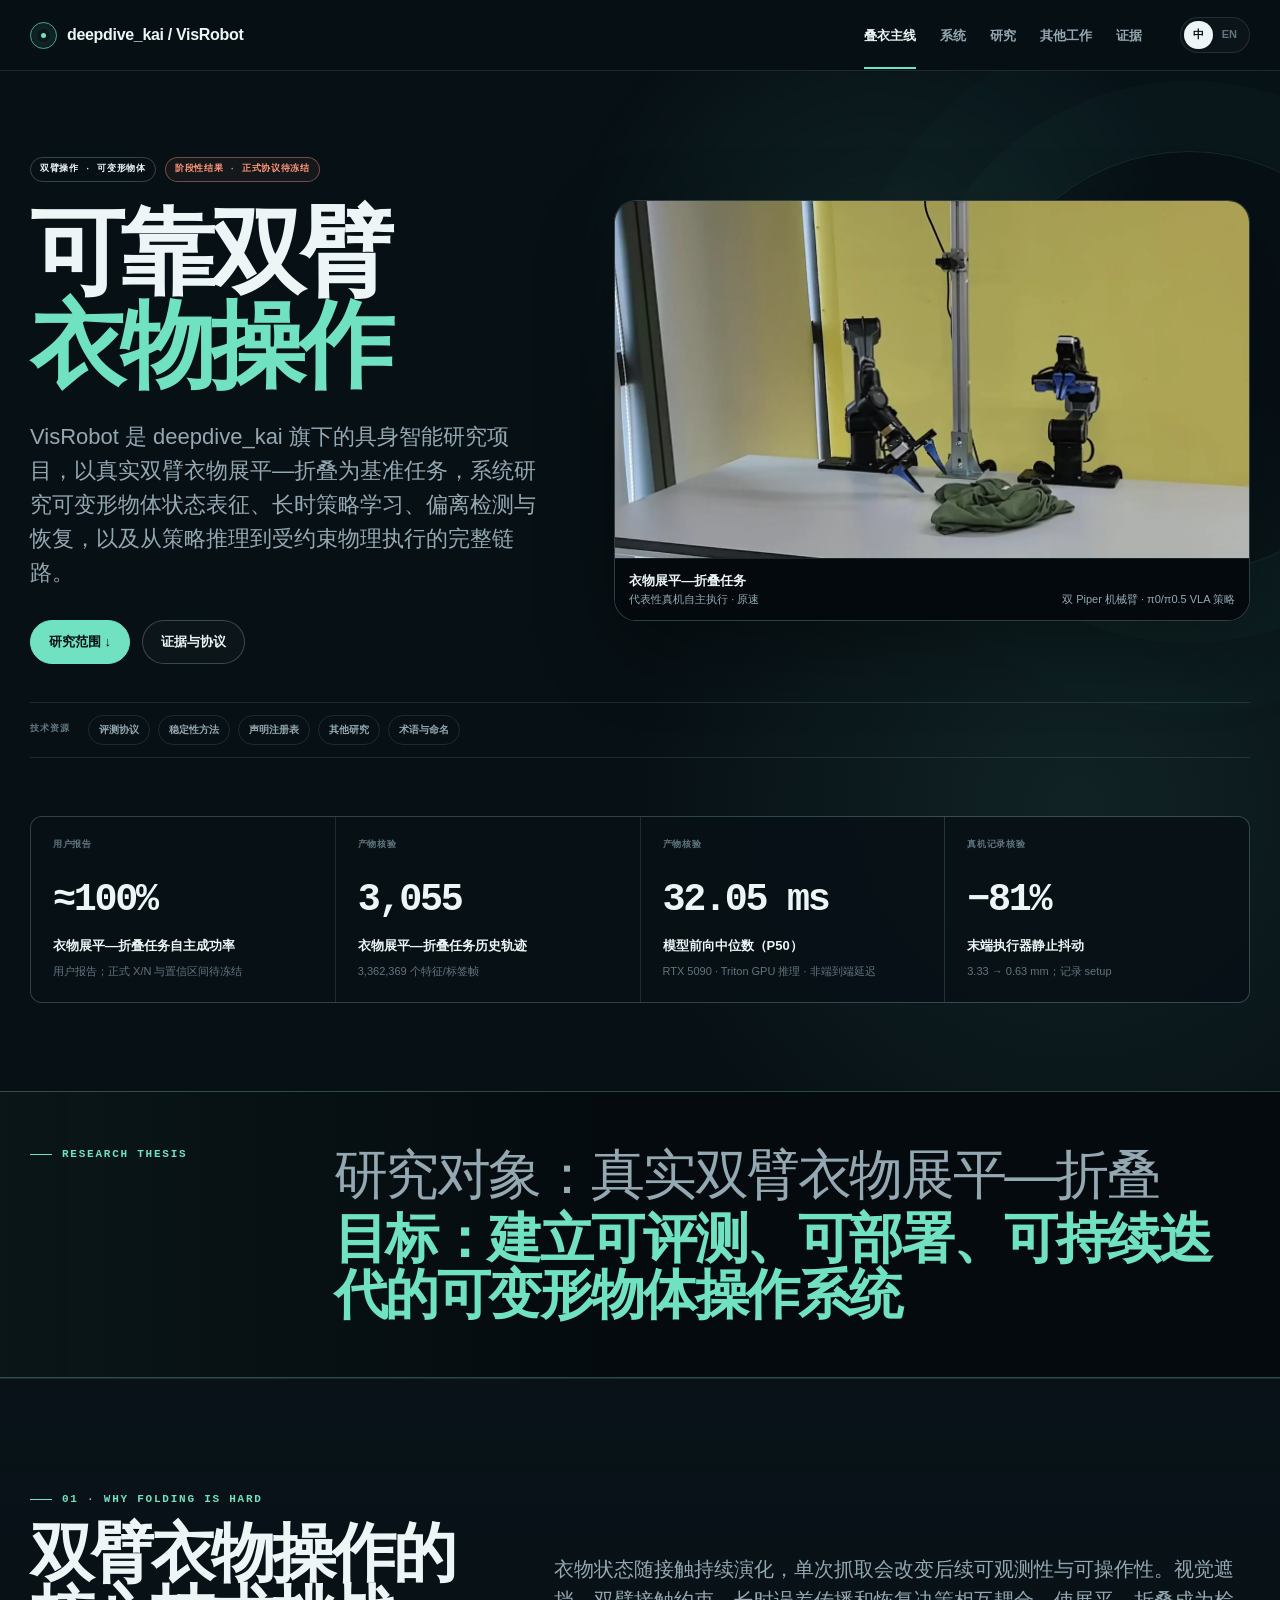
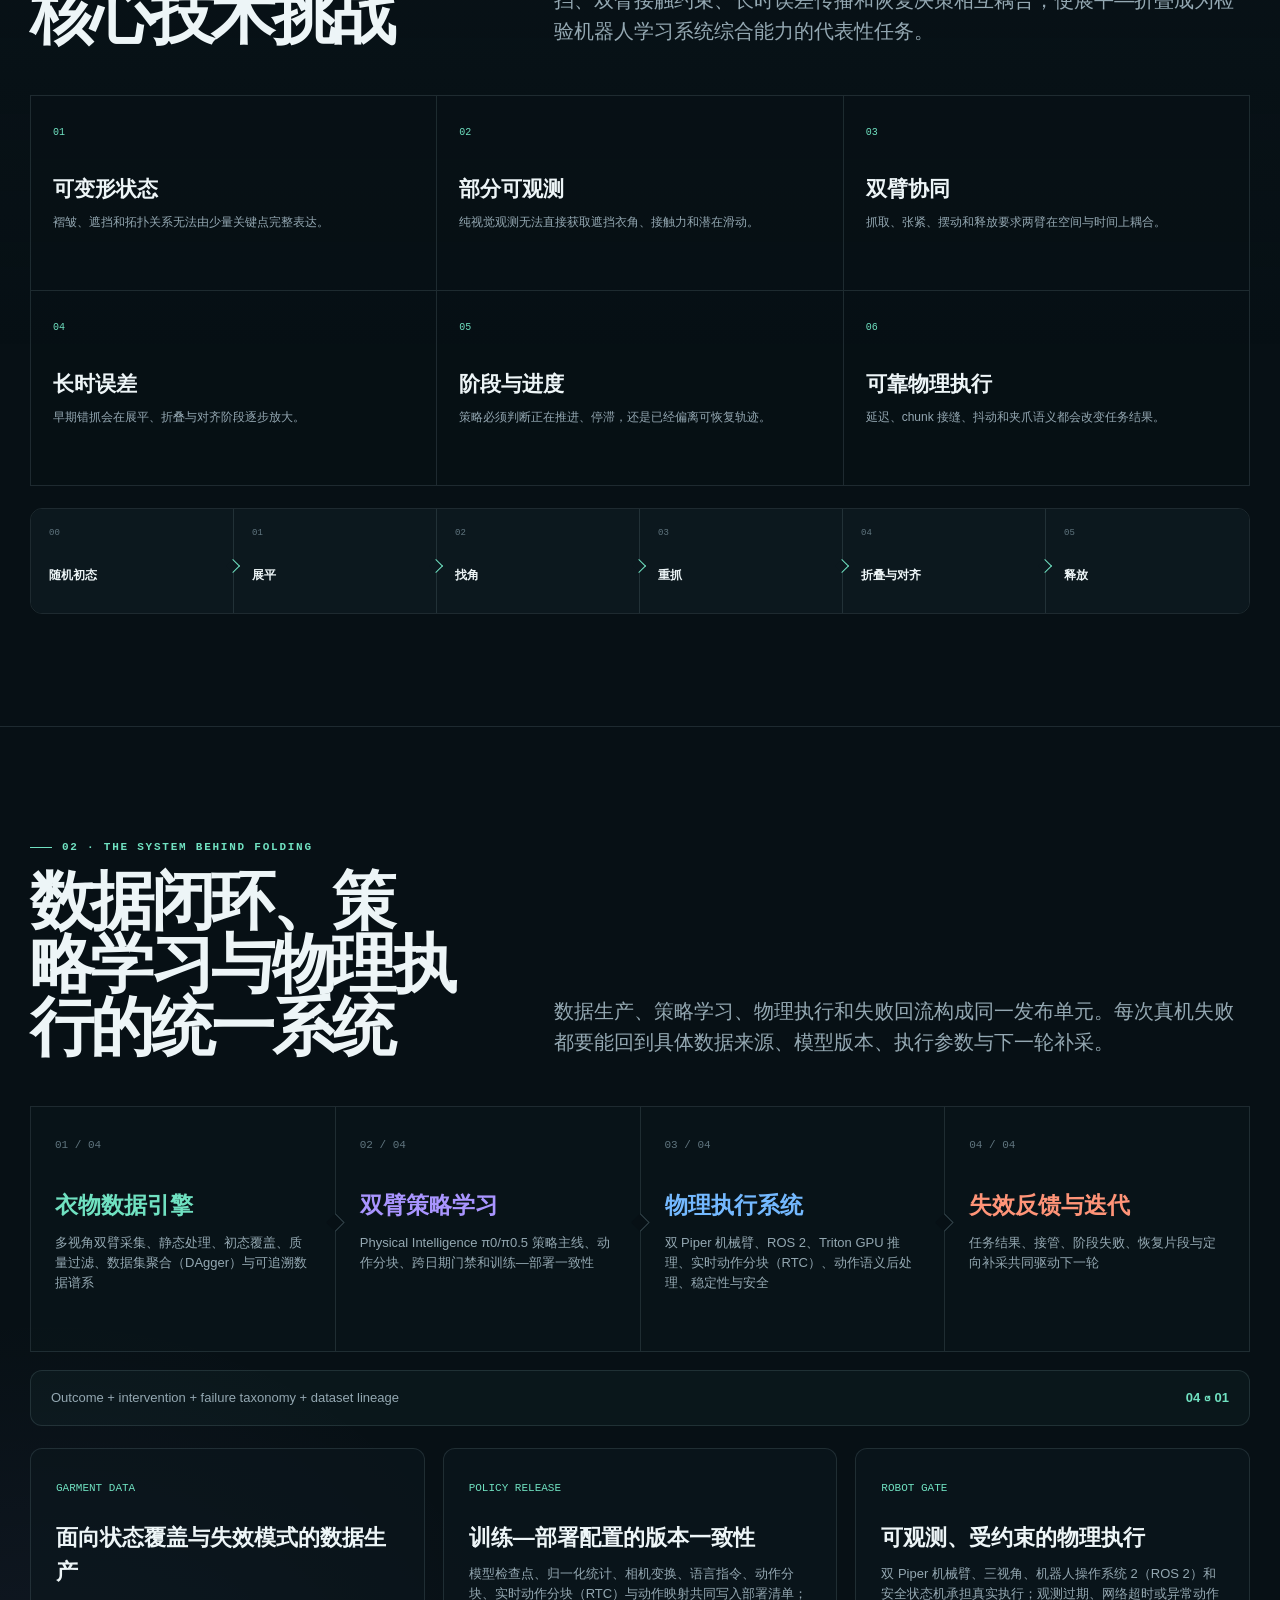
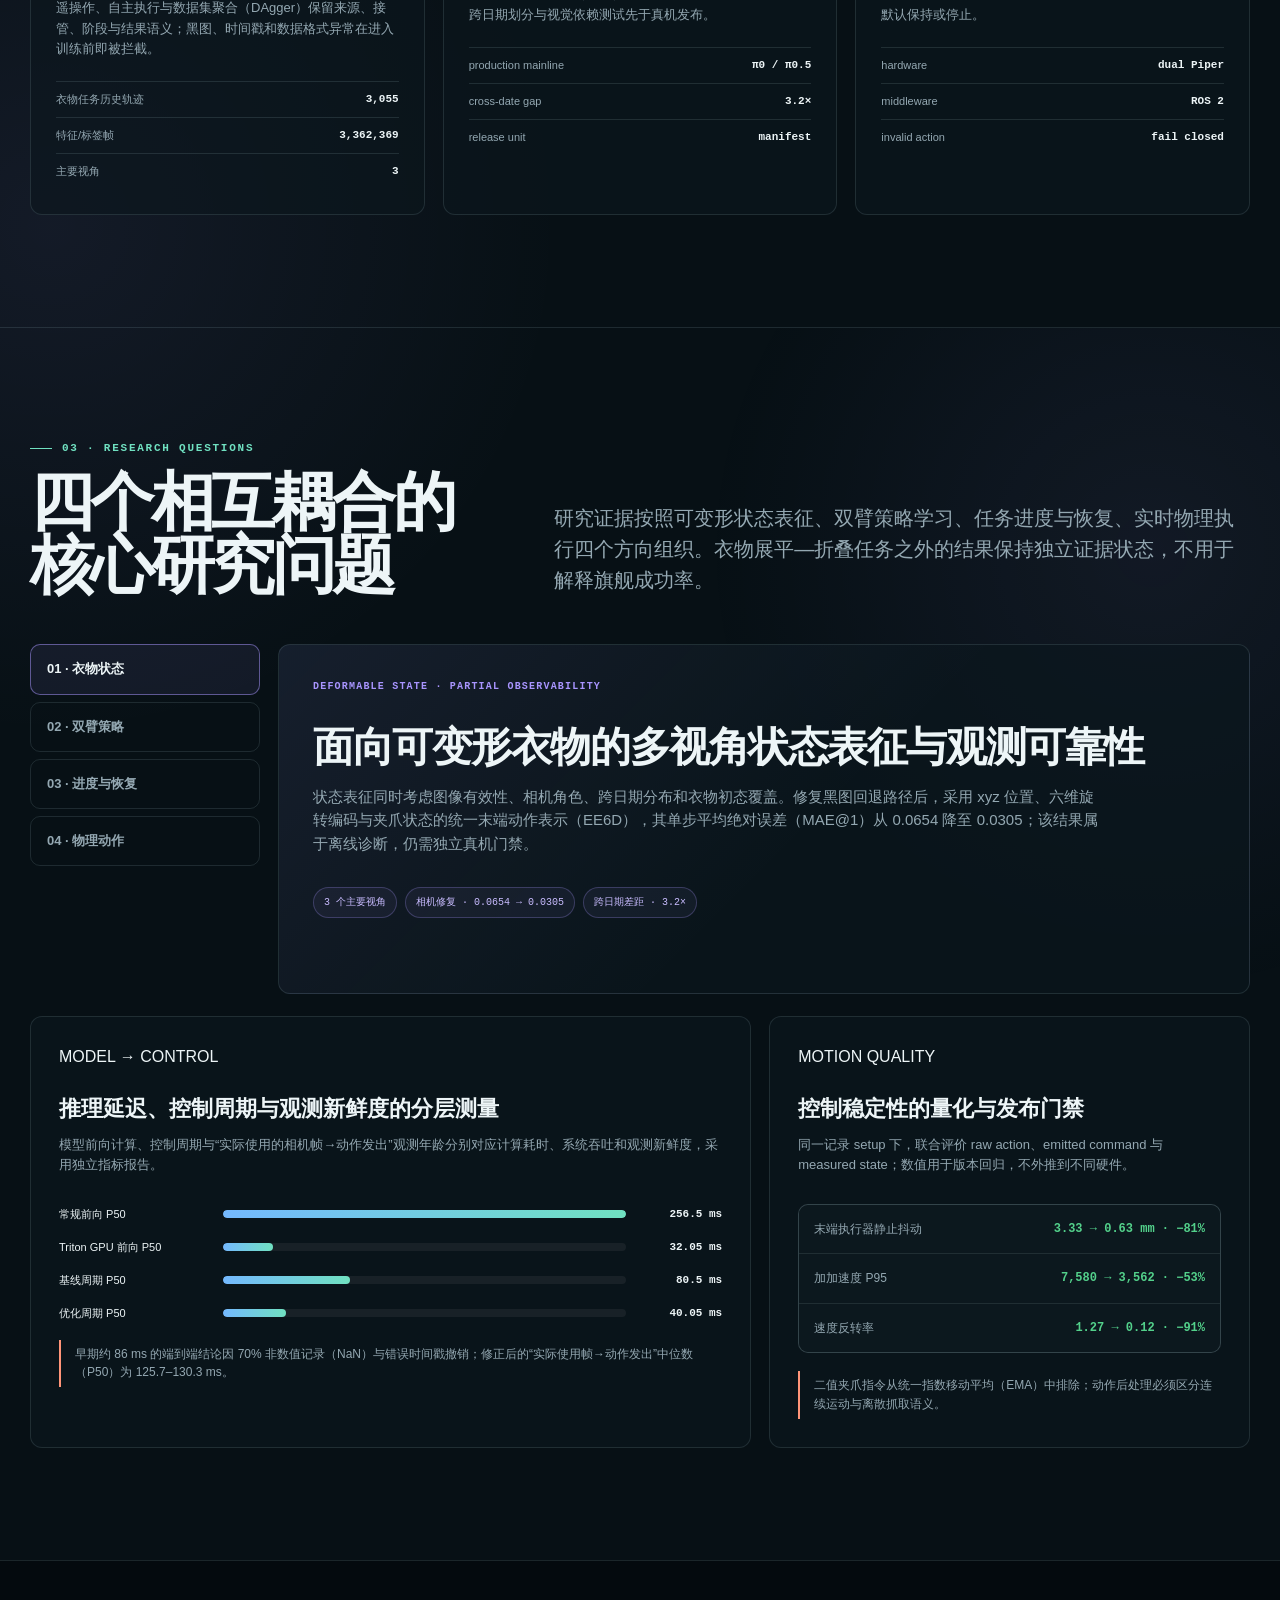
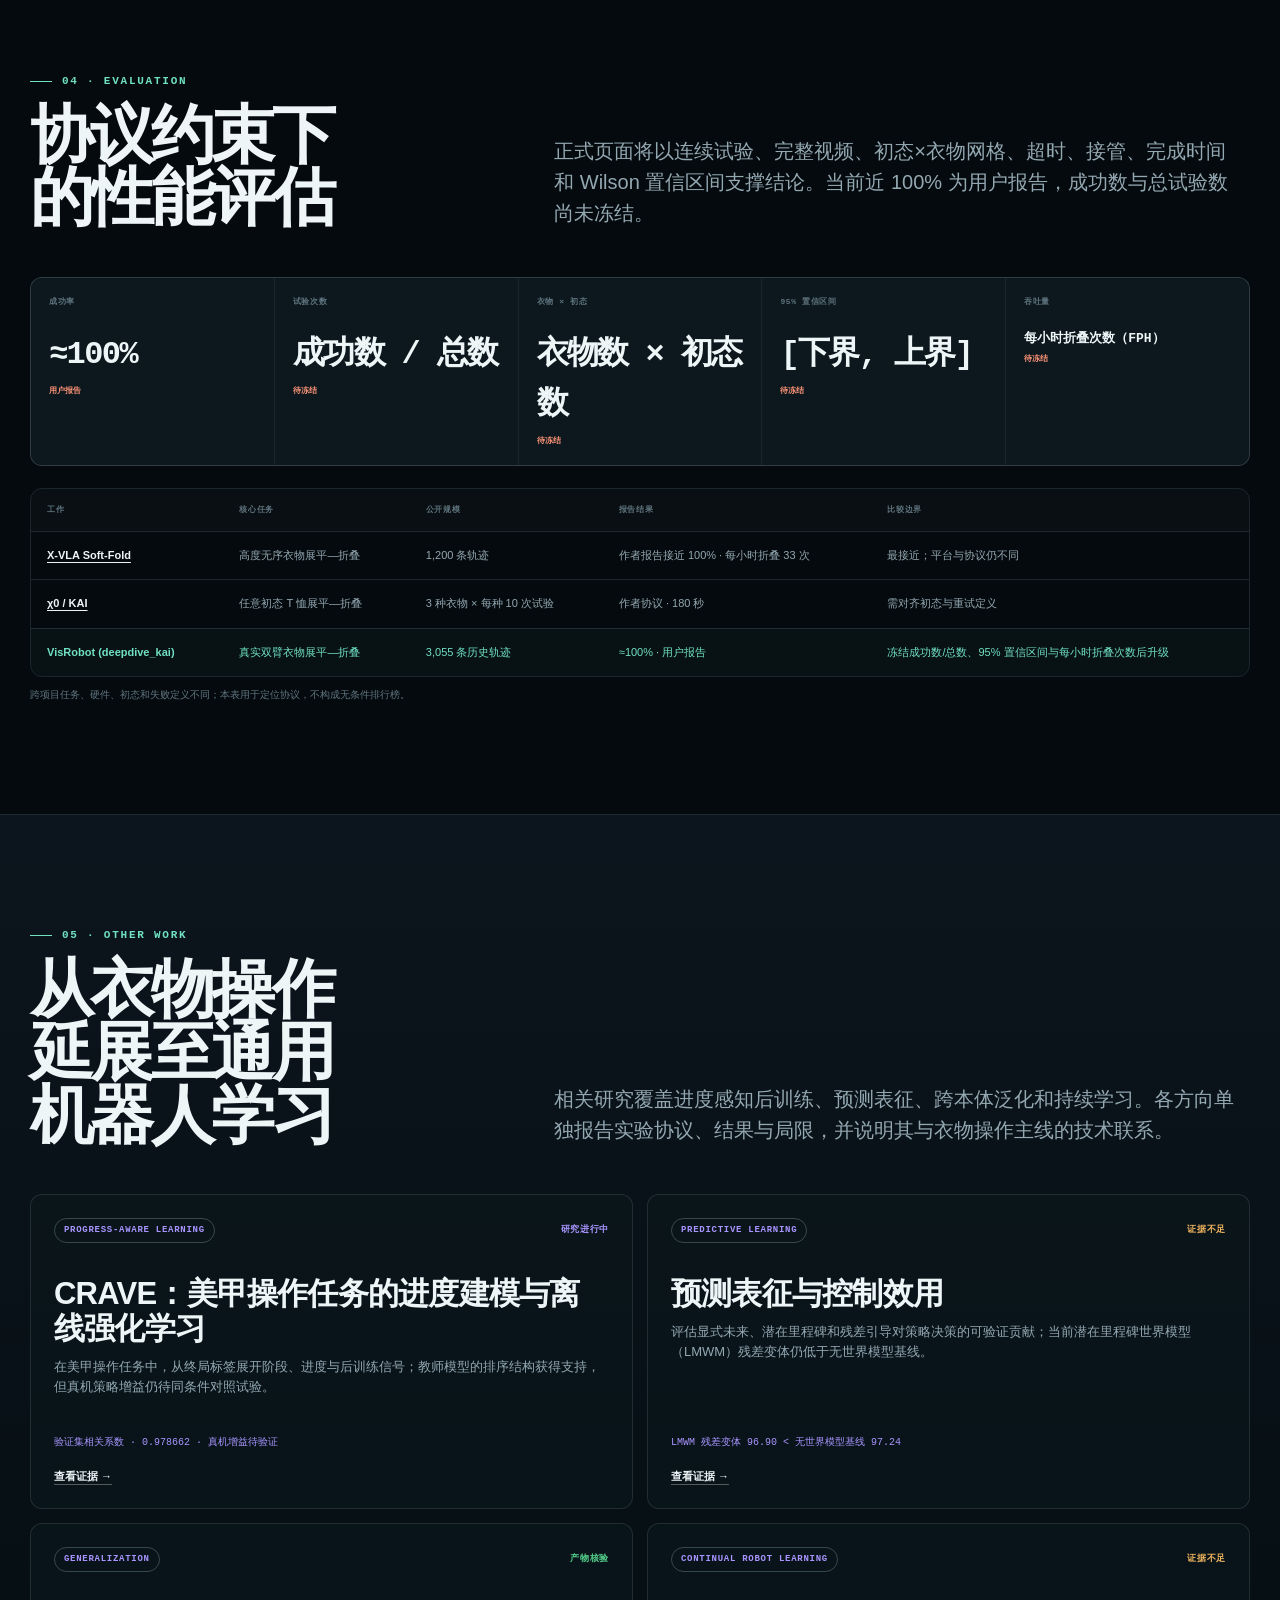
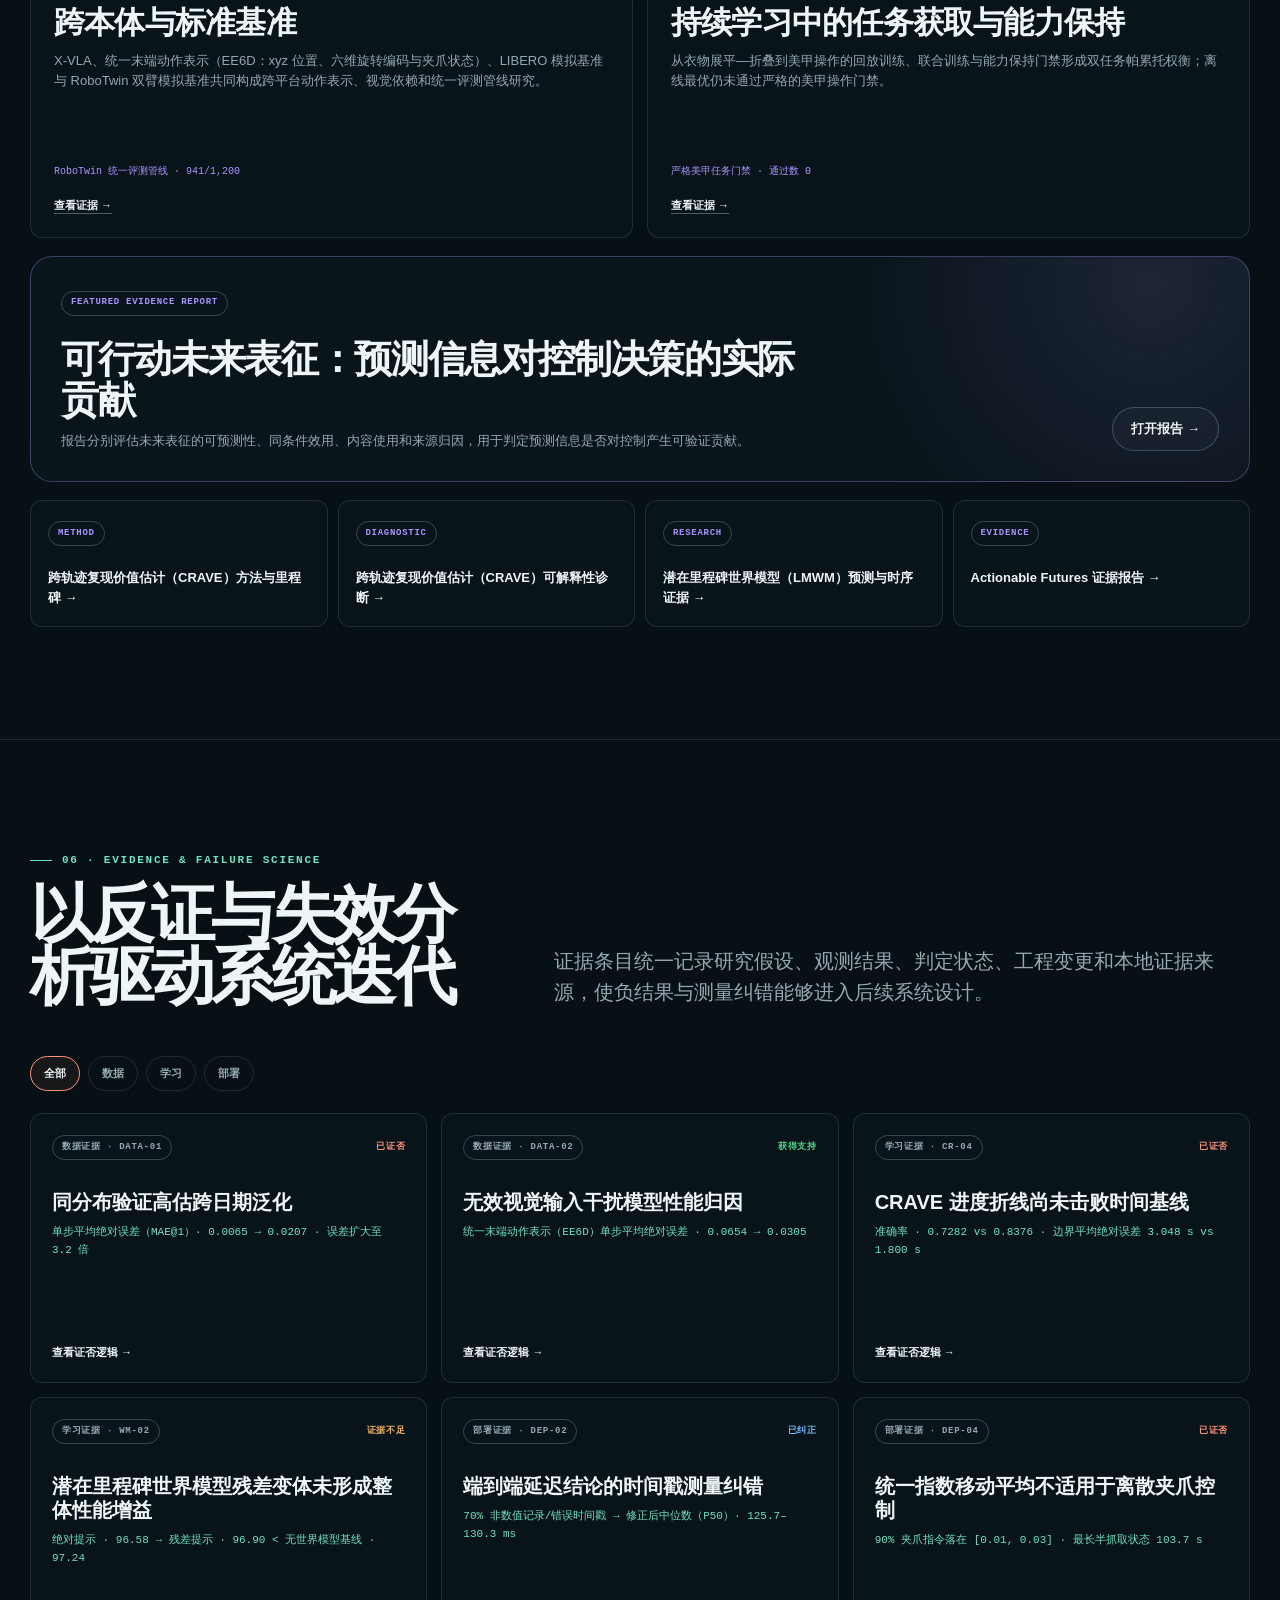
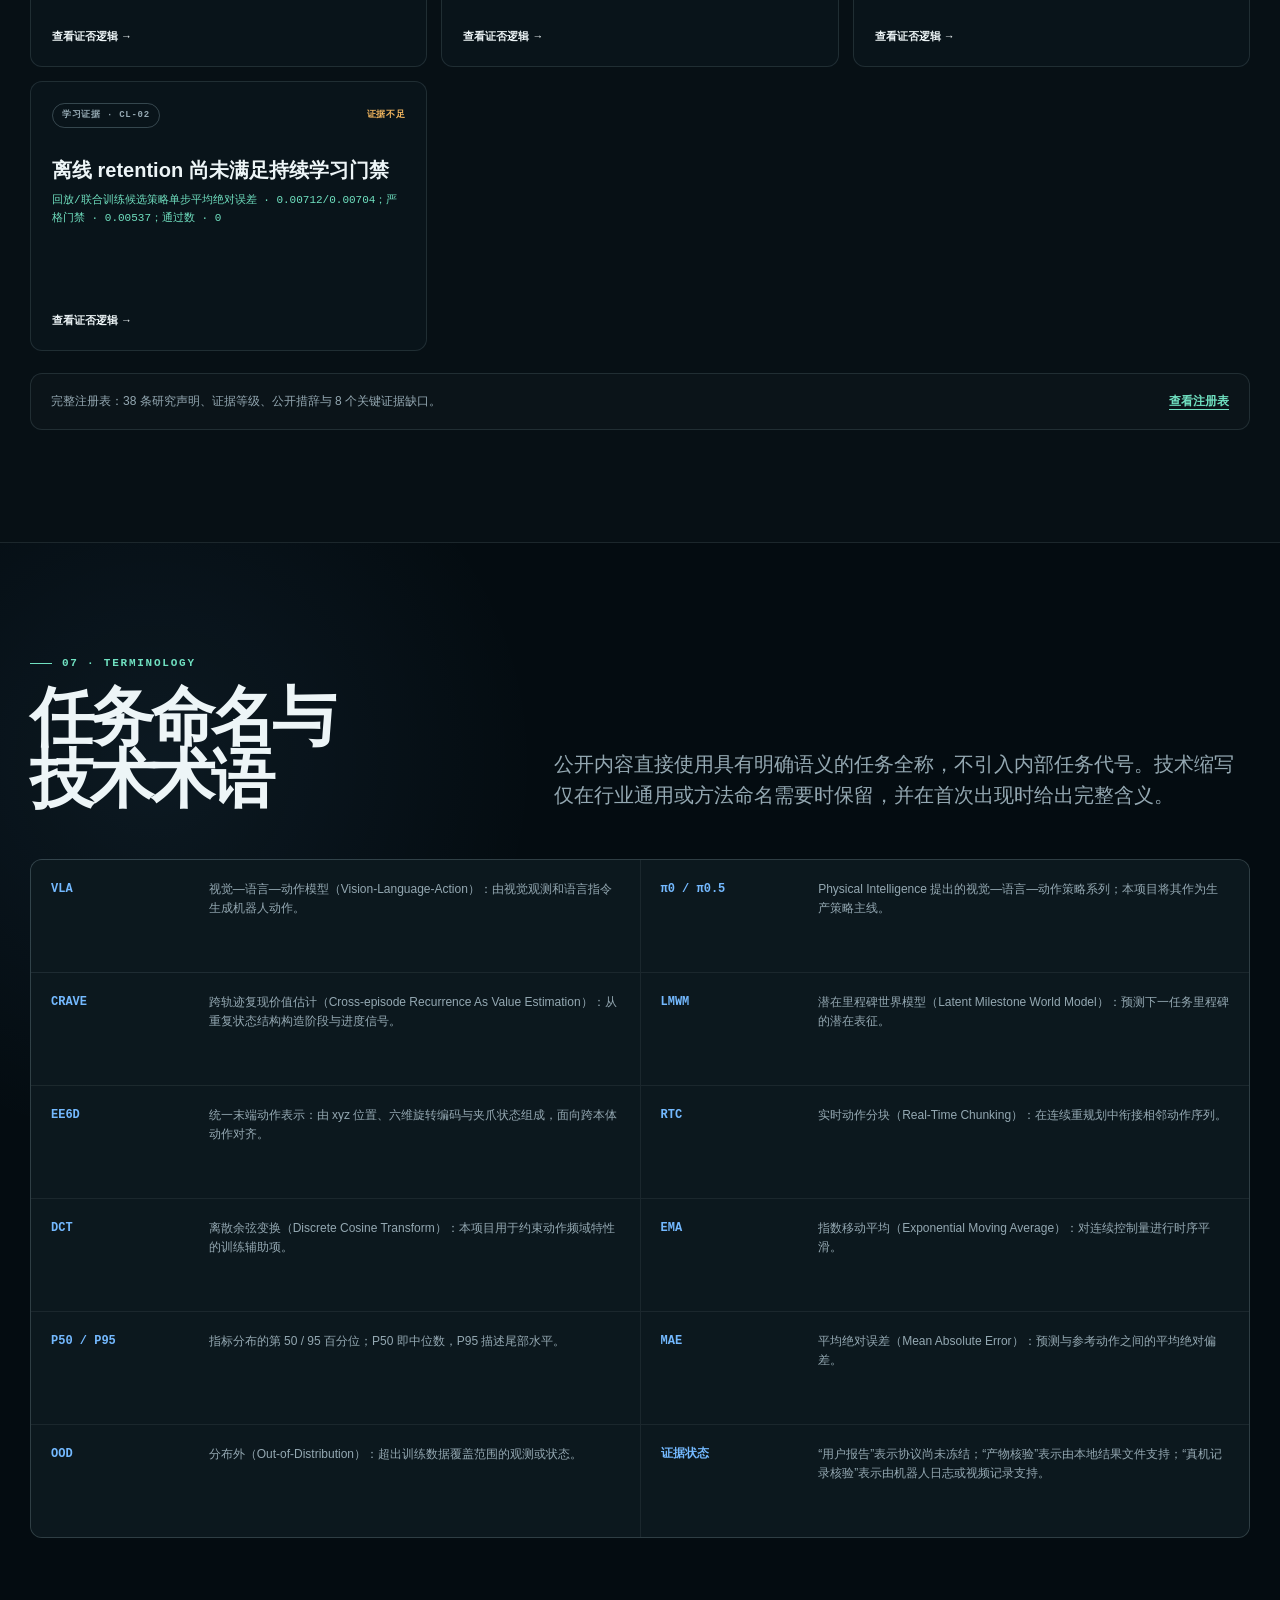
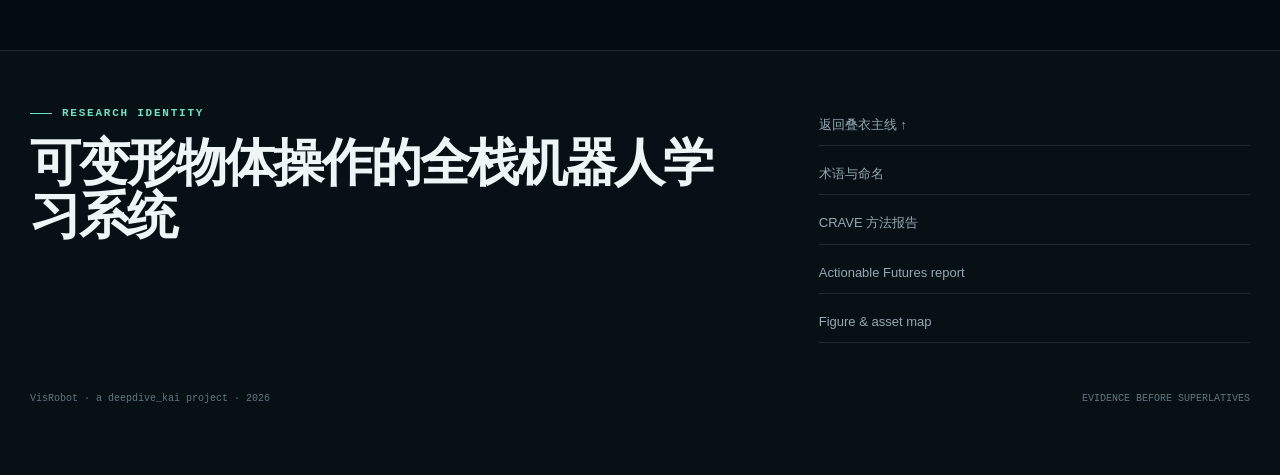
<file: site/index.html>
<!doctype html>
<html lang="zh-CN">
<head>
  <meta charset="utf-8">
  <meta name="viewport" content="width=device-width, initial-scale=1">
  <meta name="description" content="VisRobot 是 deepdive_kai 旗下的具身智能研究项目，以真实双臂衣物展平—折叠为基准任务，研究可变形物体状态表征、VLA 策略、任务进度、物理执行与可靠部署。">
  <meta name="theme-color" content="#071015">
  <meta property="og:type" content="website">
  <meta property="og:title" content="VisRobot · Reliable Bimanual Garment Manipulation">
  <meta property="og:description" content="A systems study of data, learning, control and evaluation for deformable-object manipulation.">
  <title>VisRobot · A deepdive_kai Project</title>
  <link rel="icon" href="favicon.svg" type="image/svg+xml">
  <link rel="stylesheet" href="static/showcase.css">
  <script defer src="static/showcase.js"></script>
</head>
<body>
  <a class="skip-link" href="#folding" data-copy-zh="跳到正文" data-copy-en="Skip to content">跳到正文</a>

  <header class="site-header">
    <div class="nav-shell">
      <a class="brand" href="#folding" aria-label="VisRobot home">
        <span class="brand-mark" aria-hidden="true"></span>
        <span>deepdive_kai / VisRobot</span>
      </a>
      <nav class="nav-links" id="site-nav" aria-label="Primary navigation">
        <a href="#folding" data-copy-zh="叠衣主线" data-copy-en="Folding">叠衣主线</a>
        <a href="#system" data-copy-zh="系统" data-copy-en="System">系统</a>
        <a href="#research" data-copy-zh="研究" data-copy-en="Research">研究</a>
        <a href="#other-work" data-copy-zh="其他工作" data-copy-en="Other Work">其他工作</a>
        <a href="#evidence" data-copy-zh="证据" data-copy-en="Evidence">证据</a>
      </nav>
      <button class="nav-toggle" id="nav-toggle" type="button" aria-expanded="false" aria-controls="site-nav" aria-label="Toggle navigation">Menu</button>
      <div class="lang-switch" aria-label="Language">
        <button id="lang-zh" class="active" type="button" data-lang="zh" aria-pressed="true">中</button>
        <button id="lang-en" type="button" data-lang="en" aria-pressed="false">EN</button>
      </div>
    </div>
  </header>

  <main>
    <section class="hero-section folding-hero" id="folding">
      <div class="section-shell">
        <div class="hero-grid">
          <div class="hero-copy">
            <div class="status-line">
              <span class="status-chip" data-copy-zh="双臂操作 · 可变形物体" data-copy-en="BIMANUAL MANIPULATION · DEFORMABLE OBJECTS">双臂操作 · 可变形物体</span>
              <span class="status-chip warning" data-copy-zh="阶段性结果 · 正式协议待冻结" data-copy-en="PROVISIONAL RESULT · PROTOCOL FREEZE PENDING">阶段性结果 · 正式协议待冻结</span>
            </div>
            <h1>
              <span data-copy-zh="可靠双臂" data-copy-en="Reliable Bimanual">可靠双臂</span><br>
              <span class="accent" data-copy-zh="衣物操作" data-copy-en="Garment Manipulation">衣物操作</span>
            </h1>
            <p class="hero-lead"
               data-copy-zh="VisRobot 是 deepdive_kai 旗下的具身智能研究项目，以真实双臂衣物展平—折叠为基准任务，系统研究可变形物体状态表征、长时策略学习、偏离检测与恢复，以及从策略推理到受约束物理执行的完整链路。"
               data-copy-en="VisRobot is an embodied-AI research project within deepdive_kai. It uses real-world bimanual garment flatten-and-fold as a benchmark for deformable-state representation, long-horizon policy learning, deviation detection and recovery, and constrained physical execution.">VisRobot 是 deepdive_kai 旗下的具身智能研究项目，以真实双臂衣物展平—折叠为基准任务，系统研究可变形物体状态表征、长时策略学习、偏离检测与恢复，以及从策略推理到受约束物理执行的完整链路。</p>
            <div class="hero-actions">
              <a class="button-link primary" href="#problem" data-copy-zh="研究范围 ↓" data-copy-en="Research scope ↓">研究范围 ↓</a>
              <a class="button-link" href="#evidence" data-copy-zh="证据与协议" data-copy-en="Evidence & protocols">证据与协议</a>
            </div>
          </div>

          <figure class="demo-stage hero-demo">
            <video autoplay muted loop playsinline preload="metadata" poster="static/media/folding-demo-poster.webp">
              <source src="static/media/folding-demo.mp4" type="video/mp4">
            </video>
            <figcaption class="demo-caption">
              <div>
                <strong data-copy-zh="衣物展平—折叠任务" data-copy-en="Garment flatten-and-fold task">衣物展平—折叠任务</strong>
                <span data-copy-zh="代表性真机自主执行 · 原速" data-copy-en="Representative autonomous rollout · real-time">代表性真机自主执行 · 原速</span>
              </div>
              <span data-copy-zh="双 Piper 机械臂 · π0/π0.5 VLA 策略" data-copy-en="DUAL PIPER ARMS · π0/π0.5 VLA POLICY">双 Piper 机械臂 · π0/π0.5 VLA 策略</span>
            </figcaption>
          </figure>
        </div>

        <div class="resource-rail" aria-label="Project resources">
          <span data-copy-zh="技术资源" data-copy-en="Technical resources">技术资源</span>
          <a href="#evaluation" data-copy-zh="评测协议" data-copy-en="Protocol">评测协议</a>
          <a href="#research" data-copy-zh="稳定性方法" data-copy-en="Motion stability">稳定性方法</a>
          <a href="#evidence" data-copy-zh="声明注册表" data-copy-en="Claim registry">声明注册表</a>
          <a href="#other-work" data-copy-zh="其他研究" data-copy-en="Other research">其他研究</a>
          <a href="#glossary" data-copy-zh="术语与命名" data-copy-en="Terminology">术语与命名</a>
        </div>
        <div class="metric-grid" id="hero-metrics" aria-live="polite"></div>
      </div>
    </section>

    <section class="manifesto-band" aria-label="Research thesis">
      <div class="section-shell manifesto-grid">
        <p class="eyebrow">RESEARCH THESIS</p>
        <blockquote>
          <span data-copy-zh="研究对象：真实双臂衣物展平—折叠" data-copy-en="Subject: real-world bimanual garment flatten-and-fold">研究对象：真实双臂衣物展平—折叠</span>
          <strong data-copy-zh="目标：建立可评测、可部署、可持续迭代的可变形物体操作系统" data-copy-en="Objective: an evaluable, deployable and continuously improving system for deformable-object manipulation">目标：建立可评测、可部署、可持续迭代的可变形物体操作系统</strong>
        </blockquote>
      </div>
    </section>

    <section class="section problem-section" id="problem">
      <div class="section-shell">
        <header class="section-heading">
          <div>
            <p class="eyebrow">01 · WHY FOLDING IS HARD</p>
            <h2 data-copy-zh="双臂衣物操作的核心技术挑战" data-copy-en="Core challenges in bimanual garment manipulation">双臂衣物操作的核心技术挑战</h2>
          </div>
          <p data-copy-zh="衣物状态随接触持续演化，单次抓取会改变后续可观测性与可操作性。视觉遮挡、双臂接触约束、长时误差传播和恢复决策相互耦合，使展平—折叠成为检验机器人学习系统综合能力的代表性任务。" data-copy-en="Garment state evolves under contact, and each grasp changes subsequent observability and manipulability. Visual occlusion, bimanual contact constraints, long-horizon error propagation and recovery decisions are tightly coupled, making flatten-and-fold a representative systems benchmark.">衣物状态随接触持续演化，单次抓取会改变后续可观测性与可操作性。视觉遮挡、双臂接触约束、长时误差传播和恢复决策相互耦合，使展平—折叠成为检验机器人学习系统综合能力的代表性任务。</p>
        </header>

        <div class="challenge-grid">
          <article class="challenge-card"><span>01</span><h3 data-copy-zh="可变形状态" data-copy-en="Deformable state">可变形状态</h3><p data-copy-zh="褶皱、遮挡和拓扑关系无法由少量关键点完整表达。" data-copy-en="Wrinkles, occlusion and topology cannot be fully captured by a few keypoints.">褶皱、遮挡和拓扑关系无法由少量关键点完整表达。</p></article>
          <article class="challenge-card"><span>02</span><h3 data-copy-zh="部分可观测" data-copy-en="Partial observability">部分可观测</h3><p data-copy-zh="纯视觉观测无法直接获取遮挡衣角、接触力和潜在滑动。" data-copy-en="Vision alone does not directly expose occluded corners, contact forces or latent slip.">纯视觉观测无法直接获取遮挡衣角、接触力和潜在滑动。</p></article>
          <article class="challenge-card"><span>03</span><h3 data-copy-zh="双臂协同" data-copy-en="Bimanual coordination">双臂协同</h3><p data-copy-zh="抓取、张紧、摆动和释放要求两臂在空间与时间上耦合。" data-copy-en="Grasping, tensioning, swinging and release couple both arms in space and time.">抓取、张紧、摆动和释放要求两臂在空间与时间上耦合。</p></article>
          <article class="challenge-card"><span>04</span><h3 data-copy-zh="长时误差" data-copy-en="Long-horizon error">长时误差</h3><p data-copy-zh="早期错抓会在展平、折叠与对齐阶段逐步放大。" data-copy-en="An early bad grasp compounds through flattening, folding and alignment.">早期错抓会在展平、折叠与对齐阶段逐步放大。</p></article>
          <article class="challenge-card"><span>05</span><h3 data-copy-zh="阶段与进度" data-copy-en="Stage & progress">阶段与进度</h3><p data-copy-zh="策略必须判断正在推进、停滞，还是已经偏离可恢复轨迹。" data-copy-en="The policy must distinguish progress, stagnation and recoverable deviation.">策略必须判断正在推进、停滞，还是已经偏离可恢复轨迹。</p></article>
          <article class="challenge-card"><span>06</span><h3 data-copy-zh="可靠物理执行" data-copy-en="Reliable execution">可靠物理执行</h3><p data-copy-zh="延迟、chunk 接缝、抖动和夹爪语义都会改变任务结果。" data-copy-en="Latency, chunk seams, jitter and gripper semantics all change outcomes.">延迟、chunk 接缝、抖动和夹爪语义都会改变任务结果。</p></article>
        </div>

        <div class="task-timeline" aria-label="Folding task stages">
          <div><span>00</span><b data-copy-zh="随机初态" data-copy-en="Random state">随机初态</b></div>
          <div><span>01</span><b data-copy-zh="展平" data-copy-en="Flatten">展平</b></div>
          <div><span>02</span><b data-copy-zh="找角" data-copy-en="Find corners">找角</b></div>
          <div><span>03</span><b data-copy-zh="重抓" data-copy-en="Regrasp">重抓</b></div>
          <div><span>04</span><b data-copy-zh="折叠与对齐" data-copy-en="Fold & align">折叠与对齐</b></div>
          <div><span>05</span><b data-copy-zh="释放" data-copy-en="Release">释放</b></div>
        </div>
      </div>
    </section>

    <section class="section" id="system">
      <div class="section-shell">
        <header class="section-heading">
          <div>
            <p class="eyebrow">02 · THE SYSTEM BEHIND FOLDING</p>
            <h2 data-copy-zh="数据闭环、策略学习与物理执行的统一系统" data-copy-en="A unified system for data, policy learning and physical execution">数据闭环、策略学习与物理执行的统一系统</h2>
          </div>
          <p data-copy-zh="数据生产、策略学习、物理执行和失败回流构成同一发布单元。每次真机失败都要能回到具体数据来源、模型版本、执行参数与下一轮补采。" data-copy-en="Data production, policy learning, physical execution and failure feedback form one release unit. Every robot failure must trace back to data sources, model versions, execution parameters and the next recollection cycle.">数据生产、策略学习、物理执行和失败回流构成同一发布单元。每次真机失败都要能回到具体数据来源、模型版本、执行参数与下一轮补采。</p>
        </header>
        <div class="system-rail system-four" id="system-rail"></div>
        <div class="loop-note">
          <span data-copy-zh="Outcome + intervention + failure taxonomy + dataset lineage" data-copy-en="Outcome + intervention + failure taxonomy + dataset lineage">Outcome + intervention + failure taxonomy + dataset lineage</span>
          <strong>04 ↺ 01</strong>
        </div>

        <div class="data-grid system-detail-grid">
          <article class="data-card">
            <span class="card-number">GARMENT DATA</span>
            <h3 data-copy-zh="面向状态覆盖与失效模式的数据生产" data-copy-en="Data production for state coverage and failure modes">面向状态覆盖与失效模式的数据生产</h3>
            <p data-copy-zh="遥操作、自主执行与数据集聚合（DAgger）保留来源、接管、阶段与结果语义；黑图、时间戳和数据格式异常在进入训练前即被拦截。" data-copy-en="Teleoperation, autonomous rollouts and Dataset Aggregation (DAgger) preserve source, intervention, stage and outcome semantics; black frames, timestamps and schema faults are rejected before training.">遥操作、自主执行与数据集聚合（DAgger）保留来源、接管、阶段与结果语义；黑图、时间戳和数据格式异常在进入训练前即被拦截。</p>
            <ul><li><span data-copy-zh="衣物任务历史轨迹" data-copy-en="Garment-task episodes">衣物任务历史轨迹</span><b>3,055</b></li><li><span data-copy-zh="特征/标签帧" data-copy-en="Feature/label frames">特征/标签帧</span><b>3,362,369</b></li><li><span data-copy-zh="主要视角" data-copy-en="Primary views">主要视角</span><b>3</b></li></ul>
          </article>
          <article class="data-card">
            <span class="card-number">POLICY RELEASE</span>
            <h3 data-copy-zh="训练—部署配置的版本一致性" data-copy-en="Version consistency across training and deployment">训练—部署配置的版本一致性</h3>
            <p data-copy-zh="模型检查点、归一化统计、相机变换、语言指令、动作分块、实时动作分块（RTC）与动作映射共同写入部署清单；跨日期划分与视觉依赖测试先于真机发布。" data-copy-en="Checkpoints, normalization statistics, camera transforms, prompts, action chunks, Real-Time Chunking (RTC) and action mappings enter one deployment manifest; cross-date splits and vision-dependence tests precede robot release.">模型检查点、归一化统计、相机变换、语言指令、动作分块、实时动作分块（RTC）与动作映射共同写入部署清单；跨日期划分与视觉依赖测试先于真机发布。</p>
            <ul><li><span>production mainline</span><b>π0 / π0.5</b></li><li><span>cross-date gap</span><b>3.2×</b></li><li><span>release unit</span><b>manifest</b></li></ul>
          </article>
          <article class="data-card">
            <span class="card-number">ROBOT GATE</span>
            <h3 data-copy-zh="可观测、受约束的物理执行" data-copy-en="Observable and constrained physical execution">可观测、受约束的物理执行</h3>
            <p data-copy-zh="双 Piper 机械臂、三视角、机器人操作系统 2（ROS 2）和安全状态机承担真实执行；观测过期、网络超时或异常动作默认保持或停止。" data-copy-en="Dual Piper arms, three views, Robot Operating System 2 (ROS 2) and a safety state machine execute the policy; stale observations, network timeouts and invalid actions default to hold or stop.">双 Piper 机械臂、三视角、机器人操作系统 2（ROS 2）和安全状态机承担真实执行；观测过期、网络超时或异常动作默认保持或停止。</p>
            <ul><li><span>hardware</span><b>dual Piper</b></li><li><span>middleware</span><b>ROS 2</b></li><li><span>invalid action</span><b>fail closed</b></li></ul>
          </article>
        </div>
      </div>
    </section>

    <section class="section research-section" id="research">
      <div class="section-shell">
        <header class="section-heading">
          <div>
            <p class="eyebrow">03 · RESEARCH QUESTIONS</p>
            <h2 data-copy-zh="四个相互耦合的核心研究问题" data-copy-en="Four coupled research questions">四个相互耦合的核心研究问题</h2>
          </div>
          <p data-copy-zh="研究证据按照可变形状态表征、双臂策略学习、任务进度与恢复、实时物理执行四个方向组织。衣物展平—折叠任务之外的结果保持独立证据状态，不用于解释旗舰成功率。" data-copy-en="Evidence is organized around deformable-state representation, bimanual policy learning, task progress and recovery, and real-time physical execution. Results outside garment flatten-and-fold retain independent evidence states and are not used to explain the flagship success rate.">研究证据按照可变形状态表征、双臂策略学习、任务进度与恢复、实时物理执行四个方向组织。衣物展平—折叠任务之外的结果保持独立证据状态，不用于解释旗舰成功率。</p>
        </header>
        <div class="learning-layout">
          <div class="learning-tabs" id="learning-tabs" role="tablist" aria-label="Research questions"></div>
          <div class="learning-panel" id="learning-panel" role="tabpanel"></div>
        </div>

        <div class="deployment-grid motion-grid">
          <article class="deploy-card">
            <span class="card-number">MODEL → CONTROL</span>
            <h3 data-copy-zh="推理延迟、控制周期与观测新鲜度的分层测量" data-copy-en="Layered measurement of inference, control cycle and observation age">推理延迟、控制周期与观测新鲜度的分层测量</h3>
            <p data-copy-zh="模型前向计算、控制周期与“实际使用的相机帧→动作发出”观测年龄分别对应计算耗时、系统吞吐和观测新鲜度，采用独立指标报告。" data-copy-en="Model forward time, control-cycle time and used-camera-frame-to-command-emission observation age measure compute, throughput and observation freshness respectively and are reported independently.">模型前向计算、控制周期与“实际使用的相机帧→动作发出”观测年龄分别对应计算耗时、系统吞吐和观测新鲜度，采用独立指标报告。</p>
            <div class="latency-stack">
              <div class="latency-row"><span data-copy-zh="常规前向 P50" data-copy-en="Eager forward P50">常规前向 P50</span><div class="latency-track"><div class="latency-bar" style="--bar:100%"></div></div><strong>256.5 ms</strong></div>
              <div class="latency-row"><span data-copy-zh="Triton GPU 前向 P50" data-copy-en="Triton GPU forward P50">Triton GPU 前向 P50</span><div class="latency-track"><div class="latency-bar" style="--bar:12.5%"></div></div><strong>32.05 ms</strong></div>
              <div class="latency-row"><span data-copy-zh="基线周期 P50" data-copy-en="Baseline cycle P50">基线周期 P50</span><div class="latency-track"><div class="latency-bar" style="--bar:31.4%"></div></div><strong>80.5 ms</strong></div>
              <div class="latency-row"><span data-copy-zh="优化周期 P50" data-copy-en="Optimized cycle P50">优化周期 P50</span><div class="latency-track"><div class="latency-bar" style="--bar:15.6%"></div></div><strong>40.05 ms</strong></div>
            </div>
            <div class="measurement-note" data-copy-zh="早期约 86 ms 的端到端结论因 70% 非数值记录（NaN）与错误时间戳撤销；修正后的“实际使用帧→动作发出”中位数（P50）为 125.7–130.3 ms。" data-copy-en="An earlier ~86 ms end-to-end result was retracted because of 70% not-a-number (NaN) records and incorrect timestamps; corrected used-frame-to-command-emission median (P50) is 125.7–130.3 ms.">早期约 86 ms 的端到端结论因 70% 非数值记录（NaN）与错误时间戳撤销；修正后的“实际使用帧→动作发出”中位数（P50）为 125.7–130.3 ms。</div>
          </article>
          <article class="deploy-card">
            <span class="card-number">MOTION QUALITY</span>
            <h3 data-copy-zh="控制稳定性的量化与发布门禁" data-copy-en="Quantitative control-stability release gates">控制稳定性的量化与发布门禁</h3>
            <p data-copy-zh="同一记录 setup 下，联合评价 raw action、emitted command 与 measured state；数值用于版本回归，不外推到不同硬件。" data-copy-en="On the same recorded setup, raw actions, emitted commands and measured states are evaluated together. Values support release regression and are not extrapolated across hardware.">同一记录 setup 下，联合评价 raw action、emitted command 与 measured state；数值用于版本回归，不外推到不同硬件。</p>
            <div class="stability-list">
              <div class="stability-item"><span data-copy-zh="末端执行器静止抖动" data-copy-en="Idle end-effector jiggle">末端执行器静止抖动</span><b>3.33 → 0.63 mm · −81%</b></div>
              <div class="stability-item"><span data-copy-zh="加加速度 P95" data-copy-en="Jerk P95">加加速度 P95</span><b>7,580 → 3,562 · −53%</b></div>
              <div class="stability-item"><span data-copy-zh="速度反转率" data-copy-en="Velocity reversals">速度反转率</span><b>1.27 → 0.12 · −91%</b></div>
            </div>
            <div class="measurement-note" data-copy-zh="二值夹爪指令从统一指数移动平均（EMA）中排除；动作后处理必须区分连续运动与离散抓取语义。" data-copy-en="The binary gripper command is excluded from the shared exponential moving average (EMA); post-processing must distinguish continuous motion from discrete grasp semantics.">二值夹爪指令从统一指数移动平均（EMA）中排除；动作后处理必须区分连续运动与离散抓取语义。</div>
          </article>
        </div>
      </div>
    </section>

    <section class="section evaluation-section" id="evaluation">
      <div class="section-shell">
        <header class="section-heading">
          <div>
            <p class="eyebrow">04 · EVALUATION</p>
            <h2 data-copy-zh="协议约束下的性能评估" data-copy-en="Protocol-bounded performance evaluation">协议约束下的性能评估</h2>
          </div>
          <p data-copy-zh="正式页面将以连续试验、完整视频、初态×衣物网格、超时、接管、完成时间和 Wilson 置信区间支撑结论。当前近 100% 为用户报告，成功数与总试验数尚未冻结。" data-copy-en="The final claim will be grounded in consecutive trials, complete videos, an initial-state × garment grid, timeouts, interventions, completion time and Wilson confidence intervals. The current near-100% result is user-reported; successes and total trials are not yet frozen.">正式页面将以连续试验、完整视频、初态×衣物网格、超时、接管、完成时间和 Wilson 置信区间支撑结论。当前近 100% 为用户报告，成功数与总试验数尚未冻结。</p>
        </header>

        <div class="protocol-gate">
          <div><small data-copy-zh="成功率" data-copy-en="SUCCESS">成功率</small><strong>≈100%</strong><span data-copy-zh="用户报告" data-copy-en="USER-REPORTED">用户报告</span></div>
          <div><small data-copy-zh="试验次数" data-copy-en="TRIAL COUNT">试验次数</small><strong data-copy-zh="成功数 / 总数" data-copy-en="successes / trials">成功数 / 总数</strong><span data-copy-zh="待冻结" data-copy-en="PENDING">待冻结</span></div>
          <div><small data-copy-zh="衣物 × 初态" data-copy-en="GARMENTS × STATES">衣物 × 初态</small><strong data-copy-zh="衣物数 × 初态数" data-copy-en="garments × states">衣物数 × 初态数</strong><span data-copy-zh="待冻结" data-copy-en="PENDING">待冻结</span></div>
          <div><small data-copy-zh="95% 置信区间" data-copy-en="95% CONFIDENCE INTERVAL">95% 置信区间</small><strong data-copy-zh="[下界, 上界]" data-copy-en="[lower, upper]">[下界, 上界]</strong><span data-copy-zh="待冻结" data-copy-en="PENDING">待冻结</span></div>
          <div><small data-copy-zh="吞吐量" data-copy-en="THROUGHPUT">吞吐量</small><strong data-copy-zh="每小时折叠次数（FPH）" data-copy-en="Folds per hour (FPH)">每小时折叠次数（FPH）</strong><span data-copy-zh="待冻结" data-copy-en="PENDING">待冻结</span></div>
        </div>

        <div class="comparison-table-wrap">
          <table class="comparison-table">
            <thead><tr><th data-copy-zh="工作" data-copy-en="Work">工作</th><th data-copy-zh="核心任务" data-copy-en="Core task">核心任务</th><th data-copy-zh="公开规模" data-copy-en="Public scale">公开规模</th><th data-copy-zh="报告结果" data-copy-en="Reported result">报告结果</th><th data-copy-zh="比较边界" data-copy-en="Comparison boundary">比较边界</th></tr></thead>
            <tbody>
              <tr><td><a href="https://thu-air-dream.github.io/X-VLA/" target="_blank" rel="noreferrer">X-VLA Soft-Fold</a></td><td data-copy-zh="高度无序衣物展平—折叠" data-copy-en="Disordered garment flatten-and-fold">高度无序衣物展平—折叠</td><td data-copy-zh="1,200 条轨迹" data-copy-en="1,200 episodes">1,200 条轨迹</td><td data-copy-zh="作者报告接近 100% · 每小时折叠 33 次" data-copy-en="Authors report near 100% · 33 folds per hour">作者报告接近 100% · 每小时折叠 33 次</td><td data-copy-zh="最接近；平台与协议仍不同" data-copy-en="Closest; platform and protocol still differ">最接近；平台与协议仍不同</td></tr>
              <tr><td><a href="https://github.com/OpenDriveLab/kai0" target="_blank" rel="noreferrer">χ0 / KAI</a></td><td data-copy-zh="任意初态 T 恤展平—折叠" data-copy-en="Arbitrary-state T-shirt flatten-and-fold">任意初态 T 恤展平—折叠</td><td data-copy-zh="3 种衣物 × 每种 10 次试验" data-copy-en="3 garments × 10 trials each">3 种衣物 × 每种 10 次试验</td><td data-copy-zh="作者协议 · 180 秒" data-copy-en="Author protocol · 180 s">作者协议 · 180 秒</td><td data-copy-zh="需对齐初态与重试定义" data-copy-en="Must align state and retry definitions">需对齐初态与重试定义</td></tr>
              <tr class="current-row"><td>VisRobot (deepdive_kai)</td><td data-copy-zh="真实双臂衣物展平—折叠" data-copy-en="Real bimanual garment flatten-and-fold">真实双臂衣物展平—折叠</td><td data-copy-zh="3,055 条历史轨迹" data-copy-en="3,055 historical episodes">3,055 条历史轨迹</td><td data-copy-zh="≈100% · 用户报告" data-copy-en="≈100% · USER-REPORTED">≈100% · 用户报告</td><td data-copy-zh="冻结成功数/总数、95% 置信区间与每小时折叠次数后升级" data-copy-en="Upgrade after freezing successes/trials, the 95% confidence interval and folds per hour">冻结成功数/总数、95% 置信区间与每小时折叠次数后升级</td></tr>
            </tbody>
          </table>
        </div>
        <p class="table-note" data-copy-zh="跨项目任务、硬件、初态和失败定义不同；本表用于定位协议，不构成无条件排行榜。" data-copy-en="Tasks, hardware, initial states and failure definitions differ across projects. This table positions protocols; it is not an unconditional leaderboard.">跨项目任务、硬件、初态和失败定义不同；本表用于定位协议，不构成无条件排行榜。</p>
      </div>
    </section>

    <section class="section other-work-section" id="other-work">
      <div class="section-shell">
        <header class="section-heading">
          <div>
            <p class="eyebrow">05 · OTHER WORK</p>
            <h2 data-copy-zh="从衣物操作延展至通用机器人学习" data-copy-en="Extending garment manipulation toward general robot learning">从衣物操作延展至通用机器人学习</h2>
          </div>
          <p data-copy-zh="相关研究覆盖进度感知后训练、预测表征、跨本体泛化和持续学习。各方向单独报告实验协议、结果与局限，并说明其与衣物操作主线的技术联系。" data-copy-en="Related work covers progress-aware post-training, predictive representations, cross-embodiment generalization and continual learning. Each direction reports its protocol, results, limitations and technical relationship to garment manipulation separately.">相关研究覆盖进度感知后训练、预测表征、跨本体泛化和持续学习。各方向单独报告实验协议、结果与局限，并说明其与衣物操作主线的技术联系。</p>
        </header>
        <div class="other-work-grid" id="other-work-grid"></div>

        <article class="report-entry">
          <div>
            <span class="report-kind">FEATURED EVIDENCE REPORT</span>
            <h3 data-copy-zh="可行动未来表征：预测信息对控制决策的实际贡献" data-copy-en="Actionable Future Representations: When Predictions Influence Control">可行动未来表征：预测信息对控制决策的实际贡献</h3>
            <p data-copy-zh="报告分别评估未来表征的可预测性、同条件效用、内容使用和来源归因，用于判定预测信息是否对控制产生可验证贡献。" data-copy-en="The report evaluates predictability, matched utility, content use and source attribution separately to determine whether future representations make a verifiable contribution to control.">报告分别评估未来表征的可预测性、同条件效用、内容使用和来源归因，用于判定预测信息是否对控制产生可验证贡献。</p>
          </div>
          <a class="button-link report-link" href="reports/mint_vla_report/" data-copy-zh="打开报告 →" data-copy-en="Open report →">打开报告 →</a>
        </article>
        <div class="report-grid" id="report-grid" aria-label="Technical reports"></div>
      </div>
    </section>

    <section class="section" id="evidence">
      <div class="section-shell">
        <header class="section-heading">
          <div>
            <p class="eyebrow">06 · EVIDENCE & FAILURE SCIENCE</p>
            <h2 data-copy-zh="以反证与失效分析驱动系统迭代" data-copy-en="System iteration through falsification and failure analysis">以反证与失效分析驱动系统迭代</h2>
          </div>
          <p data-copy-zh="证据条目统一记录研究假设、观测结果、判定状态、工程变更和本地证据来源，使负结果与测量纠错能够进入后续系统设计。" data-copy-en="Each entry records the hypothesis, observation, verdict, engineering change and local evidence source, allowing negative results and measurement corrections to inform subsequent system design.">证据条目统一记录研究假设、观测结果、判定状态、工程变更和本地证据来源，使负结果与测量纠错能够进入后续系统设计。</p>
        </header>
        <div class="evidence-toolbar" aria-label="Evidence filters">
          <button class="filter-button active" type="button" data-evidence-filter="all" data-copy-zh="全部" data-copy-en="All">全部</button>
          <button class="filter-button" type="button" data-evidence-filter="data" data-copy-zh="数据" data-copy-en="Data">数据</button>
          <button class="filter-button" type="button" data-evidence-filter="learning" data-copy-zh="学习" data-copy-en="Learning">学习</button>
          <button class="filter-button" type="button" data-evidence-filter="deployment" data-copy-zh="部署" data-copy-en="Deployment">部署</button>
        </div>
        <div class="evidence-grid" id="evidence-grid" aria-live="polite"></div>
        <div class="evidence-footer">
          <span data-copy-zh="完整注册表：38 条研究声明、证据等级、公开措辞与 8 个关键证据缺口。" data-copy-en="Full registry: 38 claims, evidence levels, public wording and eight critical evidence gaps.">完整注册表：38 条研究声明、证据等级、公开措辞与 8 个关键证据缺口。</span>
          <a href="#evidence" data-copy-zh="查看注册表" data-copy-en="Open registry">查看注册表</a>
        </div>
      </div>
    </section>

    <section class="section glossary-section" id="glossary">
      <div class="section-shell">
        <header class="section-heading">
          <div>
            <p class="eyebrow">07 · TERMINOLOGY</p>
            <h2 data-copy-zh="任务命名与技术术语" data-copy-en="Task naming and technical terminology">任务命名与技术术语</h2>
          </div>
          <p data-copy-zh="公开内容直接使用具有明确语义的任务全称，不引入内部任务代号。技术缩写仅在行业通用或方法命名需要时保留，并在首次出现时给出完整含义。" data-copy-en="Public content uses descriptive task names without internal task codes. Technical acronyms are retained only when standard in the field or required by a method name, and are expanded on first use.">公开内容直接使用具有明确语义的任务全称，不引入内部任务代号。技术缩写仅在行业通用或方法命名需要时保留，并在首次出现时给出完整含义。</p>
        </header>
        <dl class="glossary-grid">
          <div><dt>VLA</dt><dd data-copy-zh="视觉—语言—动作模型（Vision-Language-Action）：由视觉观测和语言指令生成机器人动作。" data-copy-en="Vision-Language-Action model: generates robot actions from visual observations and language instructions.">视觉—语言—动作模型（Vision-Language-Action）：由视觉观测和语言指令生成机器人动作。</dd></div>
          <div><dt>π0 / π0.5</dt><dd data-copy-zh="Physical Intelligence 提出的视觉—语言—动作策略系列；本项目将其作为生产策略主线。" data-copy-en="The Vision-Language-Action policy family introduced by Physical Intelligence and used as this project's production-policy mainline.">Physical Intelligence 提出的视觉—语言—动作策略系列；本项目将其作为生产策略主线。</dd></div>
          <div><dt>CRAVE</dt><dd data-copy-zh="跨轨迹复现价值估计（Cross-episode Recurrence As Value Estimation）：从重复状态结构构造阶段与进度信号。" data-copy-en="Cross-episode Recurrence As Value Estimation: derives stage and progress signals from recurrent state structure across trajectories.">跨轨迹复现价值估计（Cross-episode Recurrence As Value Estimation）：从重复状态结构构造阶段与进度信号。</dd></div>
          <div><dt>LMWM</dt><dd data-copy-zh="潜在里程碑世界模型（Latent Milestone World Model）：预测下一任务里程碑的潜在表征。" data-copy-en="Latent Milestone World Model: predicts a latent representation of the next task milestone.">潜在里程碑世界模型（Latent Milestone World Model）：预测下一任务里程碑的潜在表征。</dd></div>
          <div><dt>EE6D</dt><dd data-copy-zh="统一末端动作表示：由 xyz 位置、六维旋转编码与夹爪状态组成，面向跨本体动作对齐。" data-copy-en="Unified end-effector action representation combining xyz position, a 6D rotation encoding and gripper state for cross-embodiment alignment.">统一末端动作表示：由 xyz 位置、六维旋转编码与夹爪状态组成，面向跨本体动作对齐。</dd></div>
          <div><dt>RTC</dt><dd data-copy-zh="实时动作分块（Real-Time Chunking）：在连续重规划中衔接相邻动作序列。" data-copy-en="Real-Time Chunking: connects adjacent action sequences during continuous replanning.">实时动作分块（Real-Time Chunking）：在连续重规划中衔接相邻动作序列。</dd></div>
          <div><dt>DCT</dt><dd data-copy-zh="离散余弦变换（Discrete Cosine Transform）：本项目用于约束动作频域特性的训练辅助项。" data-copy-en="Discrete Cosine Transform: used here as a training auxiliary term for action-frequency characteristics.">离散余弦变换（Discrete Cosine Transform）：本项目用于约束动作频域特性的训练辅助项。</dd></div>
          <div><dt>EMA</dt><dd data-copy-zh="指数移动平均（Exponential Moving Average）：对连续控制量进行时序平滑。" data-copy-en="Exponential Moving Average: temporally smooths continuous control values.">指数移动平均（Exponential Moving Average）：对连续控制量进行时序平滑。</dd></div>
          <div><dt>P50 / P95</dt><dd data-copy-zh="指标分布的第 50 / 95 百分位；P50 即中位数，P95 描述尾部水平。" data-copy-en="The 50th and 95th percentiles of a metric distribution; P50 is the median and P95 characterizes the tail.">指标分布的第 50 / 95 百分位；P50 即中位数，P95 描述尾部水平。</dd></div>
          <div><dt>MAE</dt><dd data-copy-zh="平均绝对误差（Mean Absolute Error）：预测与参考动作之间的平均绝对偏差。" data-copy-en="Mean Absolute Error: the mean absolute deviation between predicted and reference actions.">平均绝对误差（Mean Absolute Error）：预测与参考动作之间的平均绝对偏差。</dd></div>
          <div><dt>OOD</dt><dd data-copy-zh="分布外（Out-of-Distribution）：超出训练数据覆盖范围的观测或状态。" data-copy-en="Out-of-Distribution: observations or states beyond the coverage of the training data.">分布外（Out-of-Distribution）：超出训练数据覆盖范围的观测或状态。</dd></div>
          <div><dt data-copy-zh="证据状态" data-copy-en="Evidence status">证据状态</dt><dd data-copy-zh="“用户报告”表示协议尚未冻结；“产物核验”表示由本地结果文件支持；“真机记录核验”表示由机器人日志或视频记录支持。" data-copy-en="User-reported means the protocol is not yet frozen; artifact-verified is supported by local result files; robot-trace-verified is supported by robot logs or videos.">“用户报告”表示协议尚未冻结；“产物核验”表示由本地结果文件支持；“真机记录核验”表示由机器人日志或视频记录支持。</dd></div>
        </dl>
      </div>
    </section>
  </main>

  <footer class="site-footer">
    <div class="section-shell">
      <div class="footer-grid">
        <div>
          <p class="eyebrow">RESEARCH IDENTITY</p>
          <h2 data-copy-zh="可变形物体操作的全栈机器人学习系统" data-copy-en="A full-stack robot-learning system for deformable-object manipulation">可变形物体操作的全栈机器人学习系统</h2>
        </div>
        <div class="footer-links">
          <a href="#folding" data-copy-zh="返回叠衣主线 ↑" data-copy-en="Back to folding ↑">返回叠衣主线 ↑</a>
          <a href="#glossary" data-copy-zh="术语与命名" data-copy-en="Terminology">术语与命名</a>
          <a href="reports/crave_report/" data-copy-zh="CRAVE 方法报告" data-copy-en="CRAVE method report">CRAVE 方法报告</a>
          <a href="reports/mint_vla_report/">Actionable Futures report</a>
          <a href="#glossary">Figure & asset map</a>
        </div>
      </div>
      <div class="footer-meta"><span>VisRobot · a deepdive_kai project · 2026</span><span>EVIDENCE BEFORE SUPERLATIVES</span></div>
    </div>
  </footer>

  <dialog class="evidence-dialog" id="evidence-dialog">
    <div class="dialog-inner">
      <button class="dialog-close" type="button" aria-label="Close">×</button>
      <p class="dialog-kicker" id="dialog-kicker"></p>
      <h2 id="dialog-title"></h2>
      <div class="dialog-block"><small>QUESTION / 原假设</small><p id="dialog-question"></p></div>
      <div class="dialog-block result"><small>OBSERVED RESULT / 结果</small><p id="dialog-result"></p></div>
      <div class="dialog-block"><small>WHAT CHANGED / 工程变化</small><p id="dialog-change"></p></div>
      <div class="dialog-block"><small>LOCAL SOURCE / 本地证据</small><p id="dialog-source"></p></div>
    </div>
  </dialog>
</body>
</html>
</file>
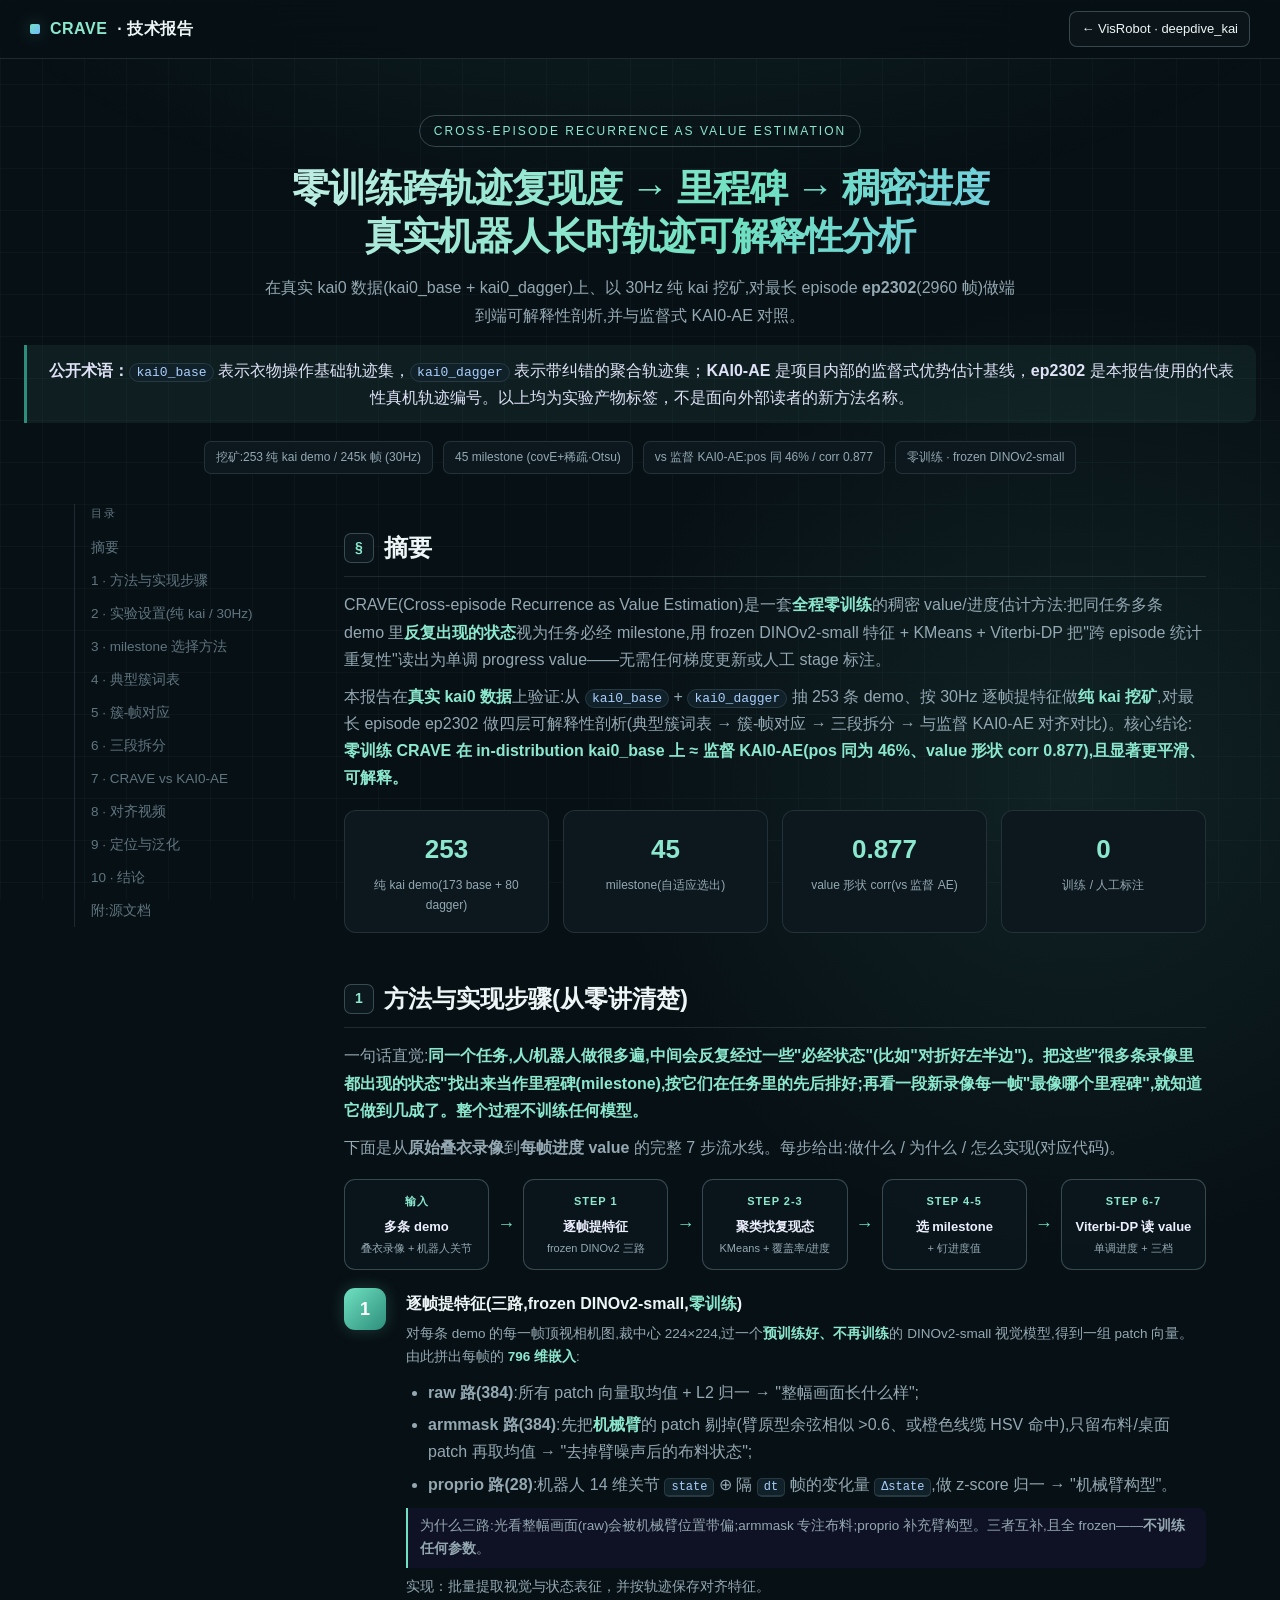
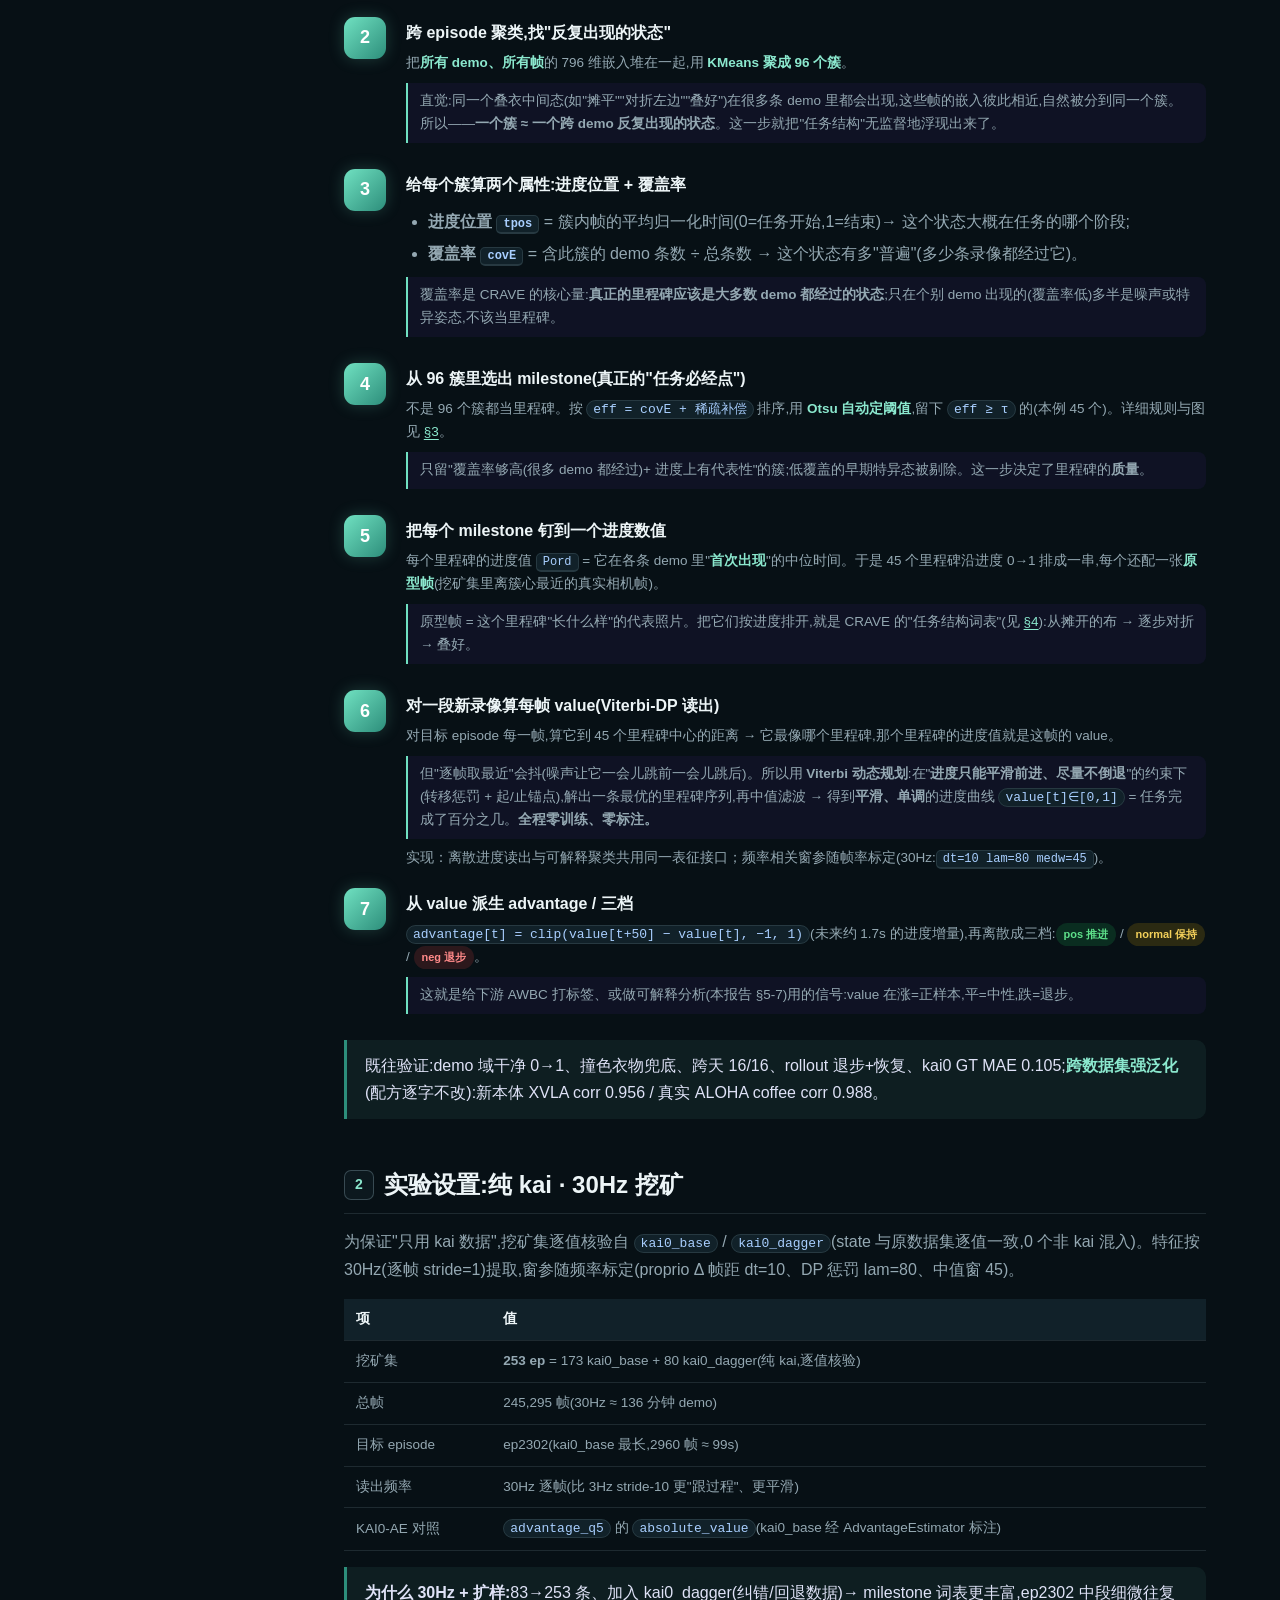
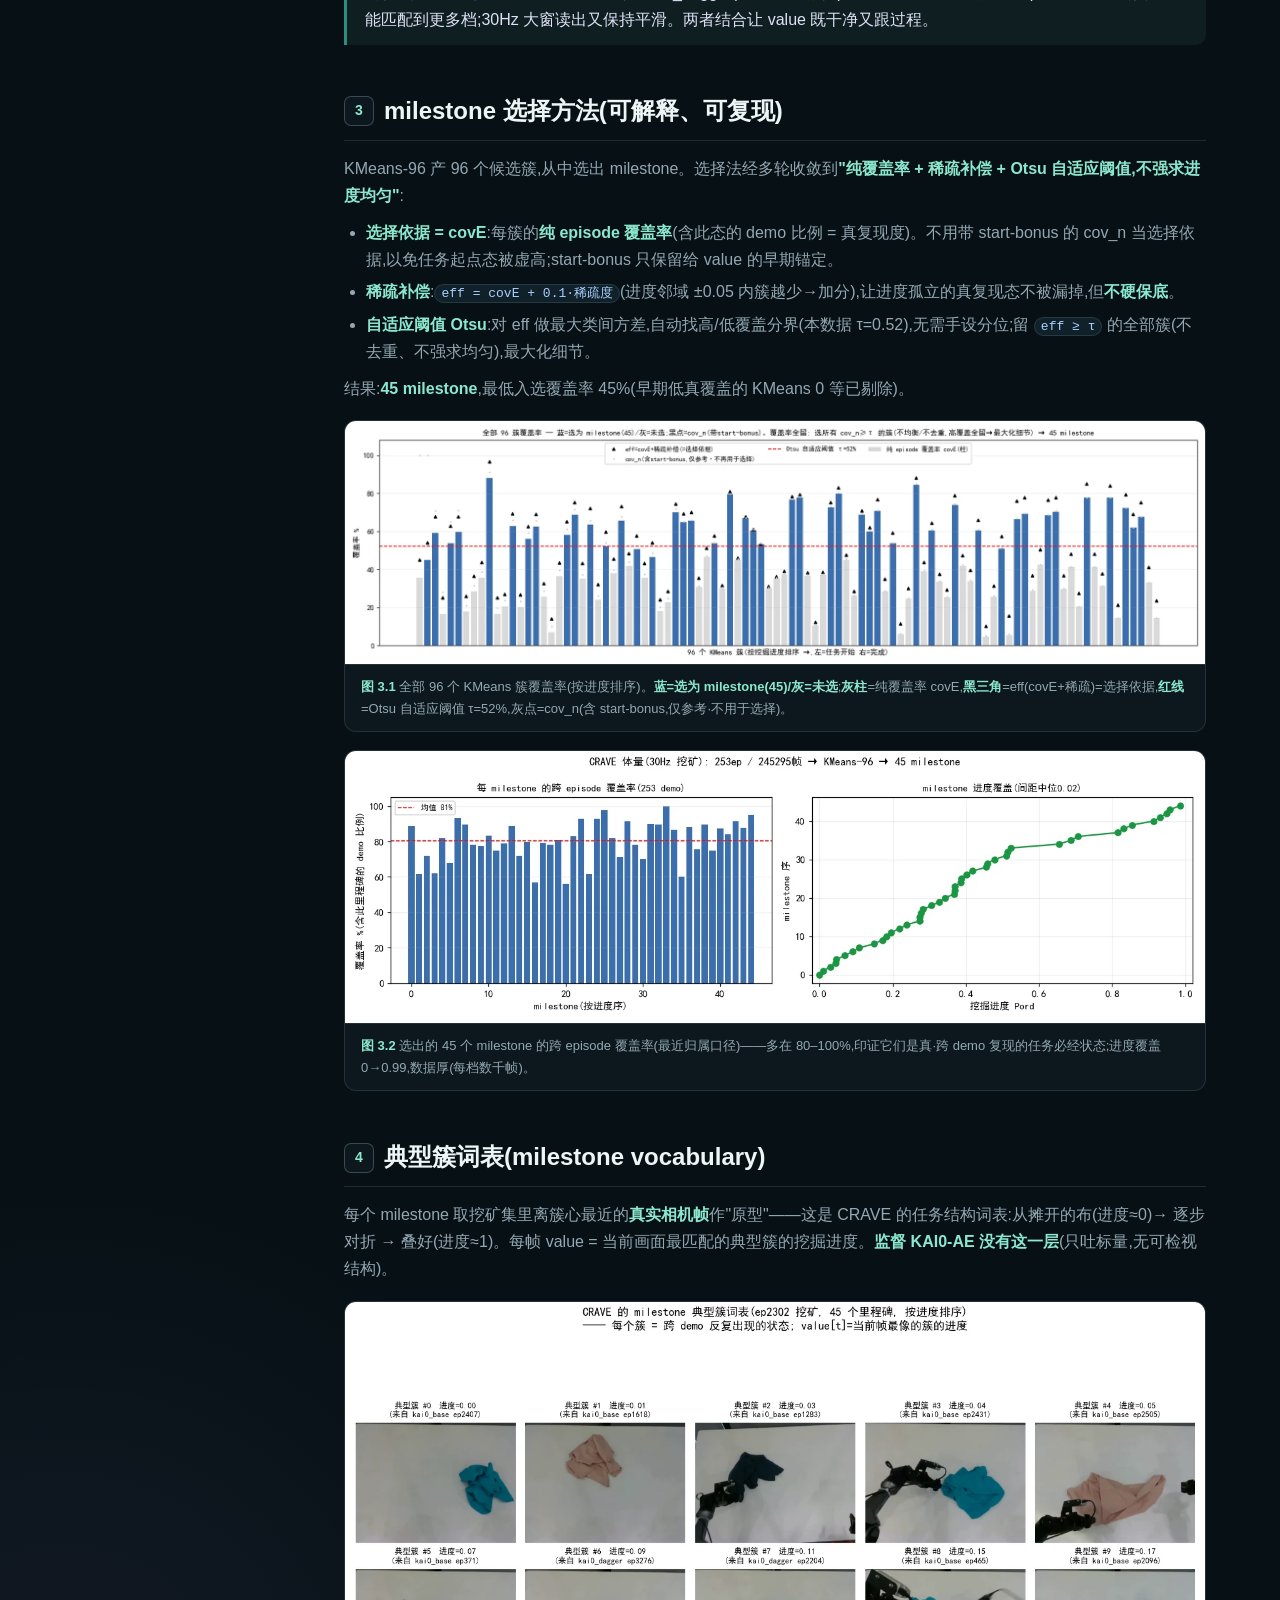
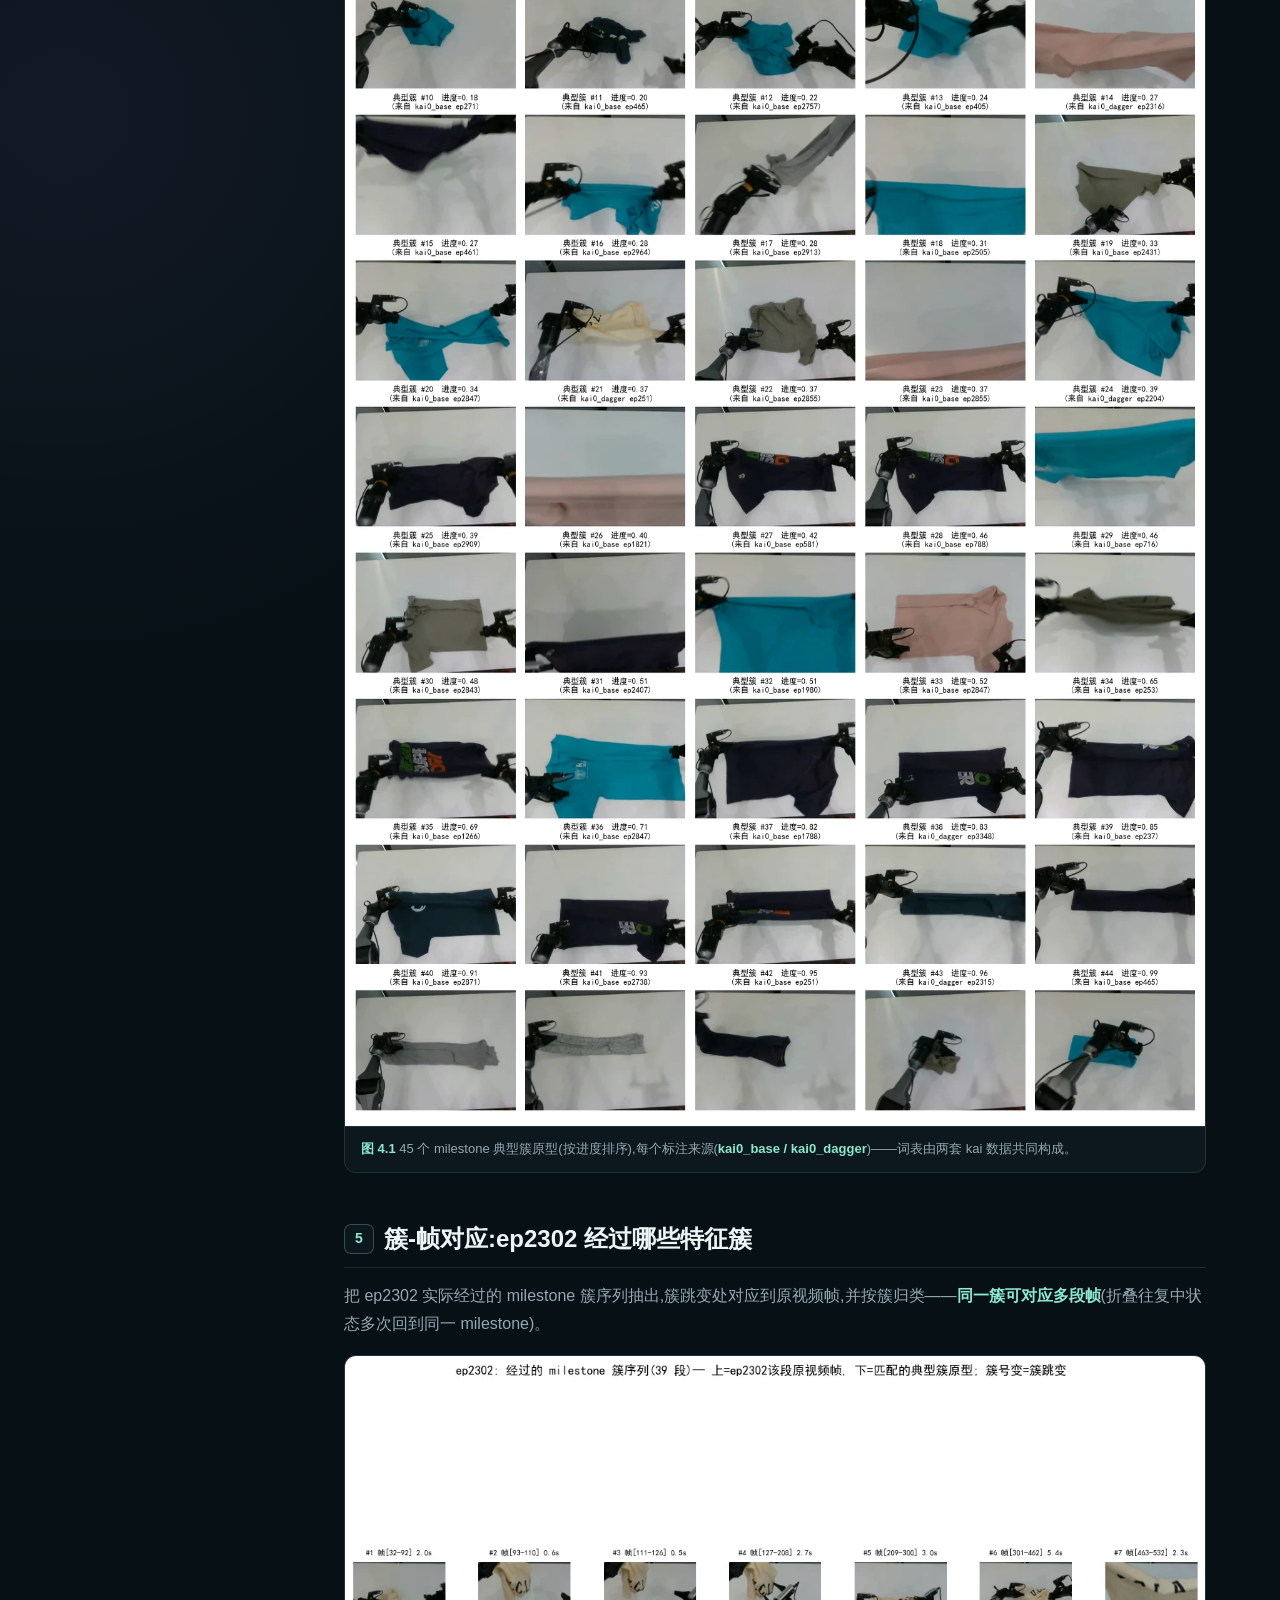
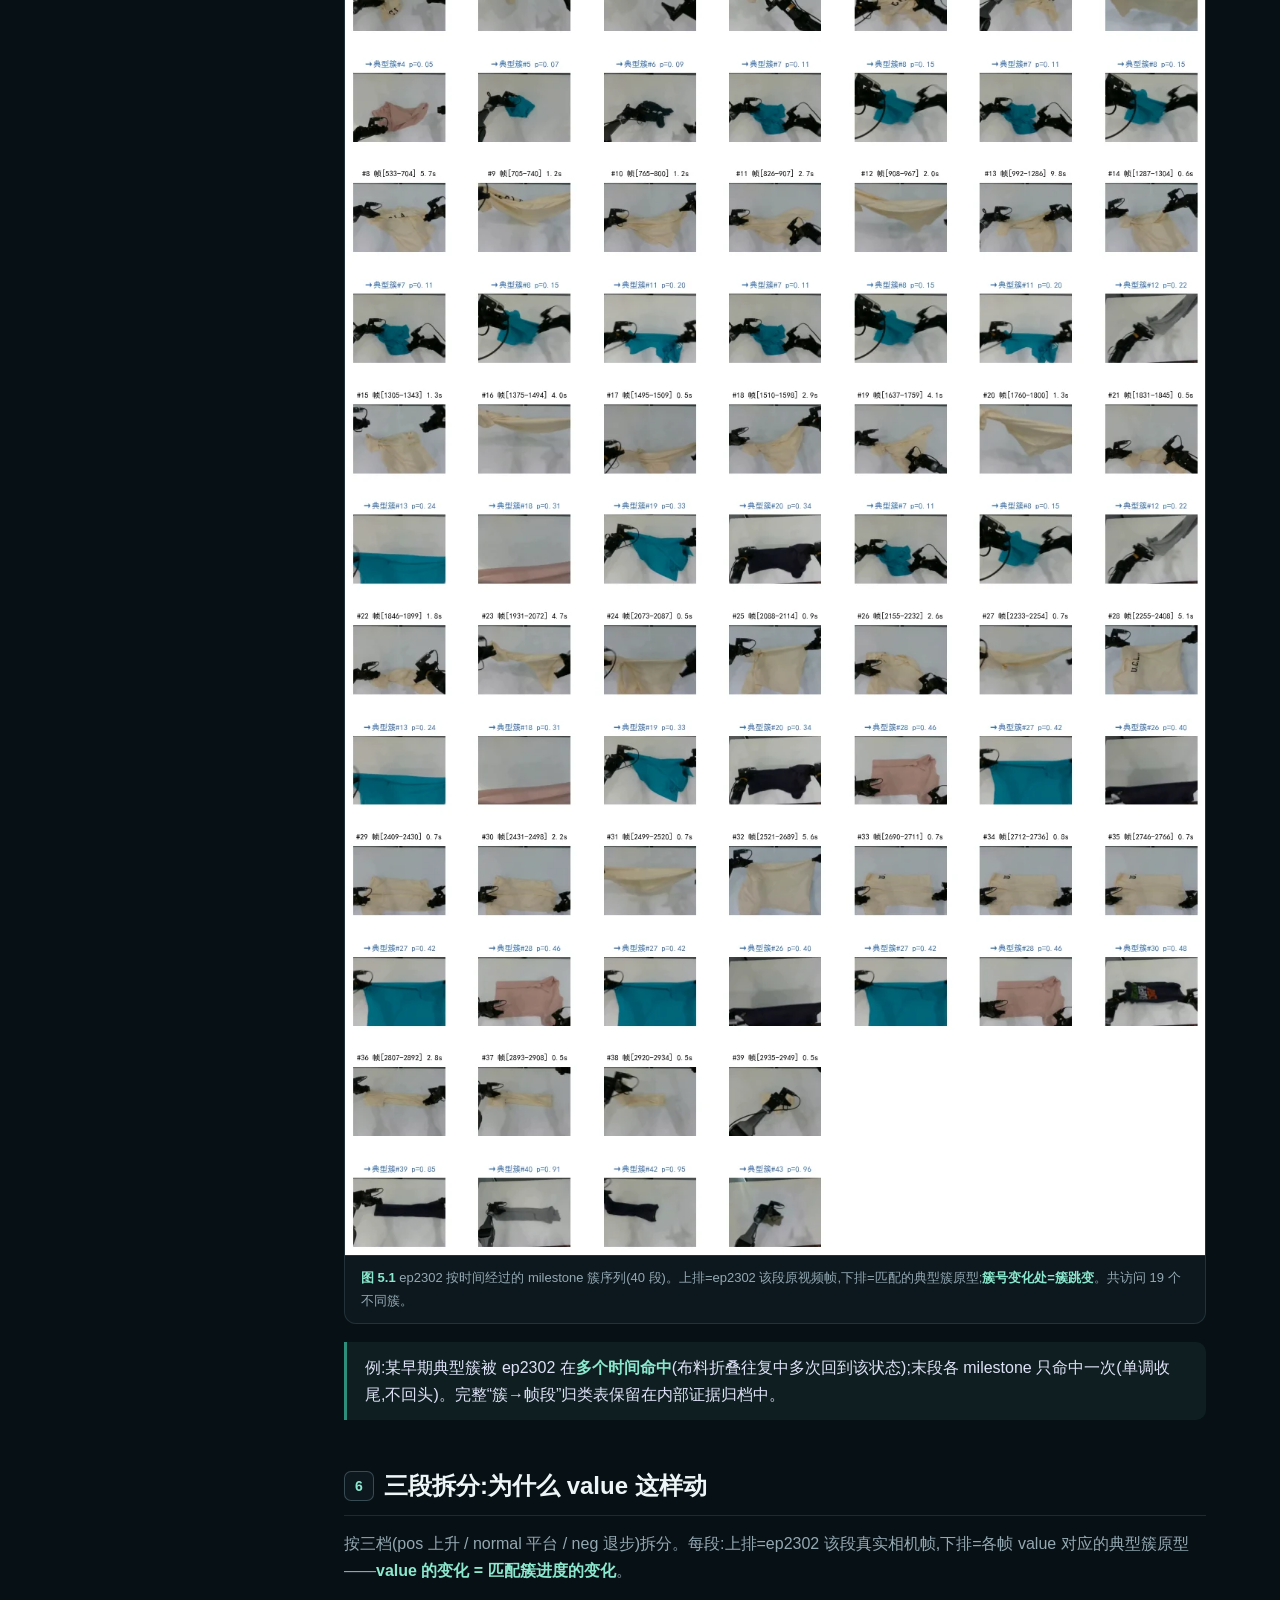
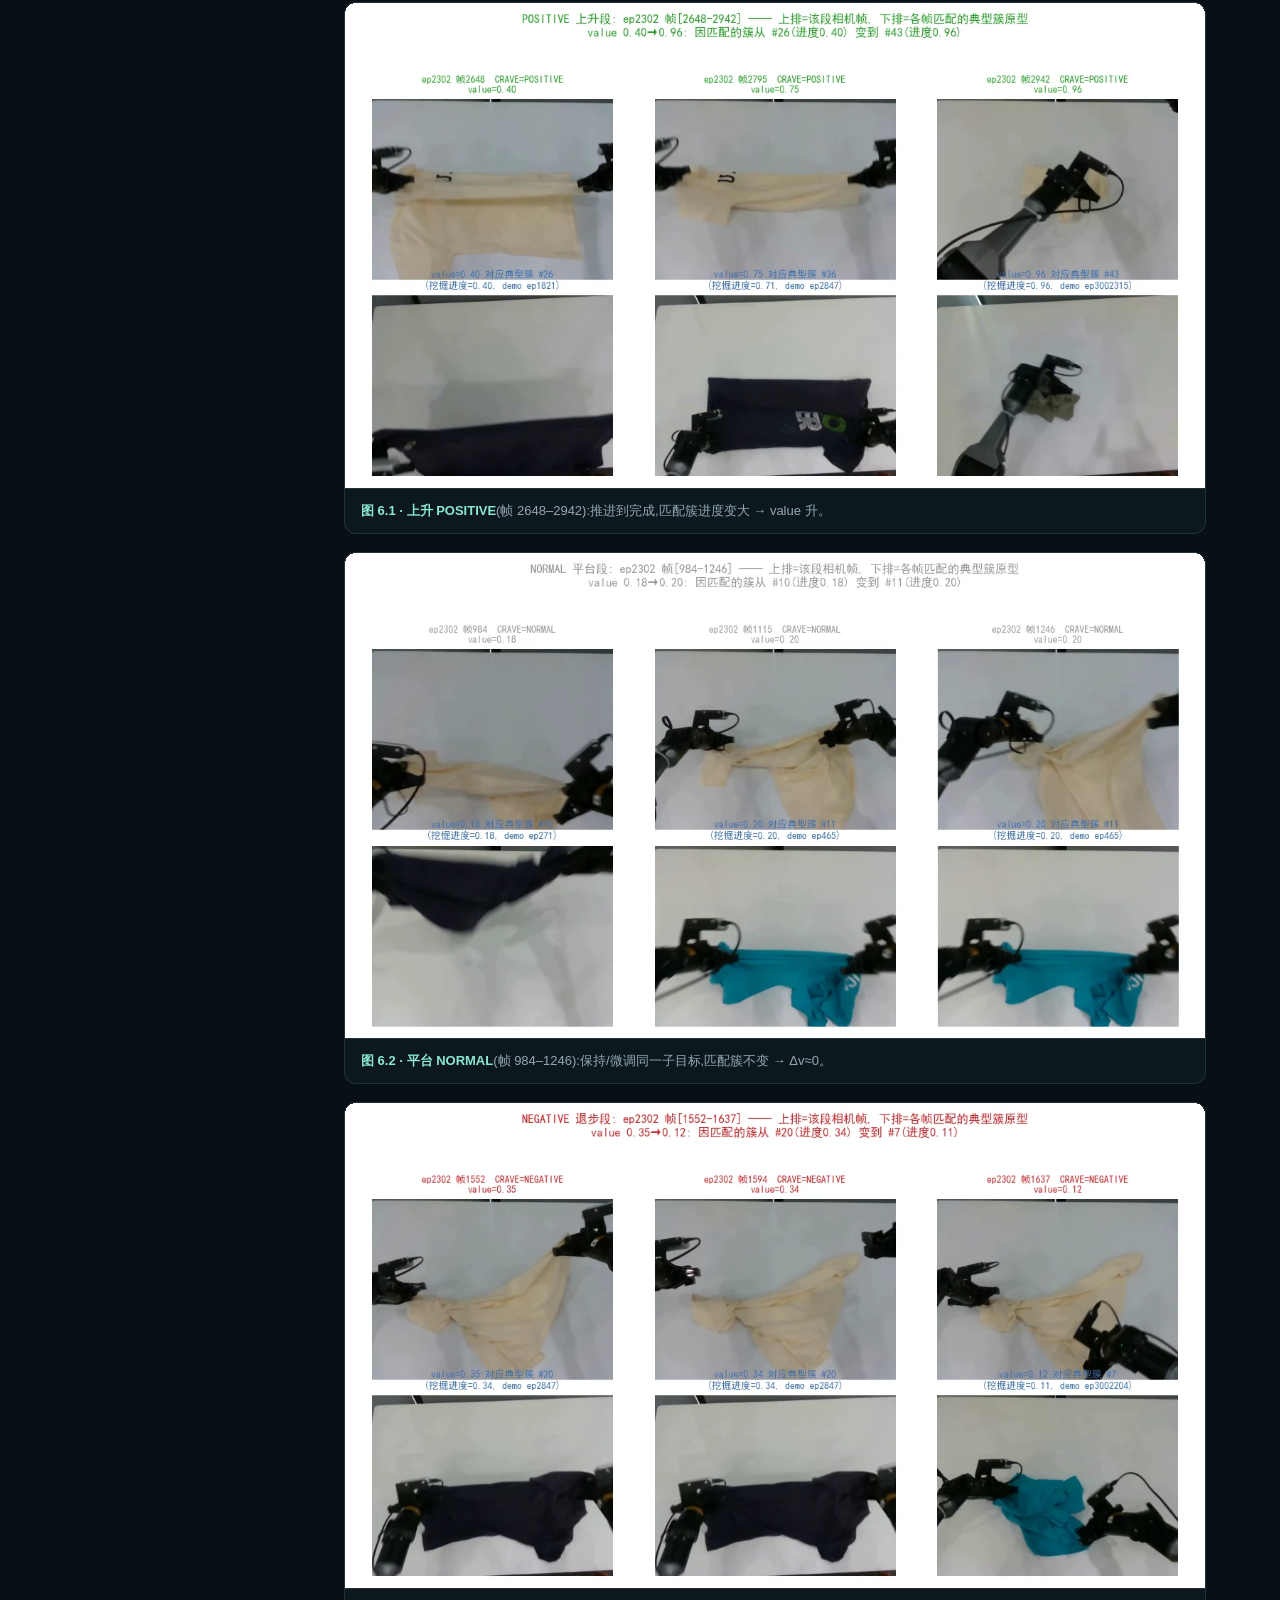
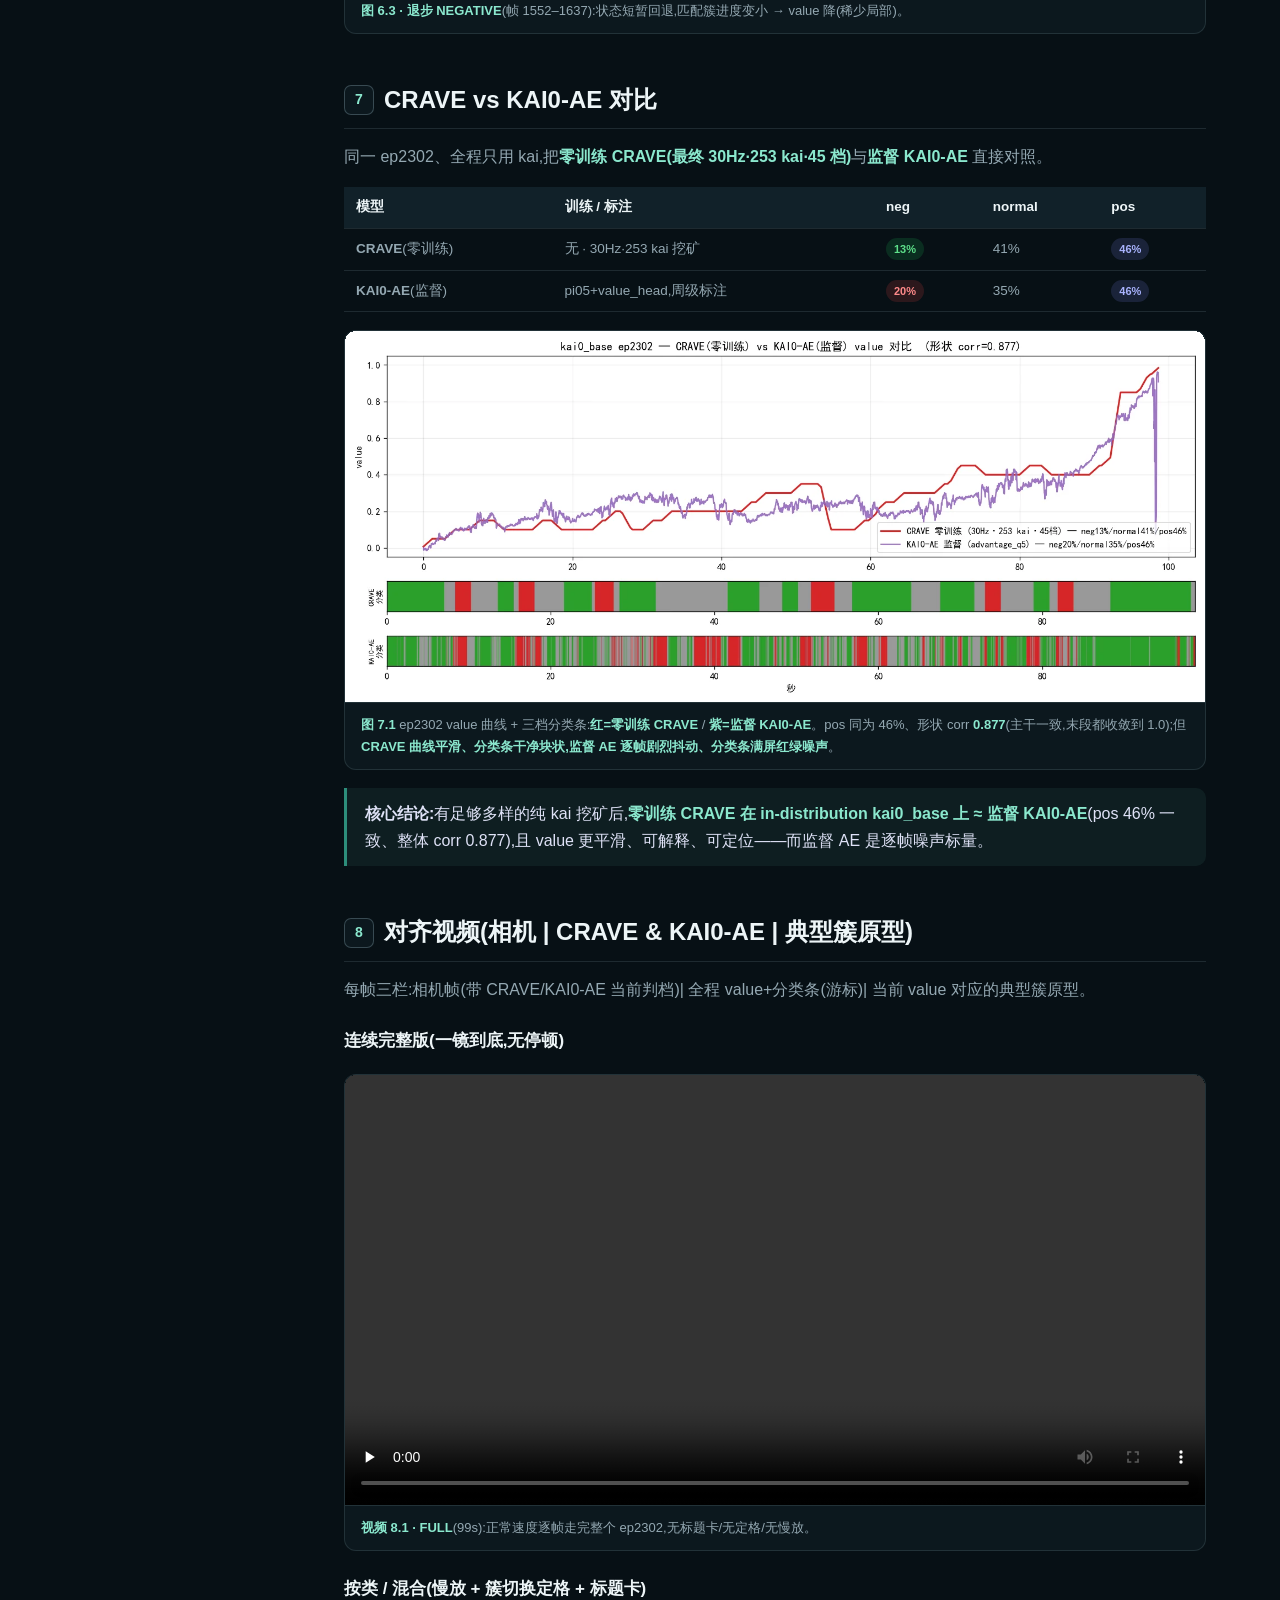
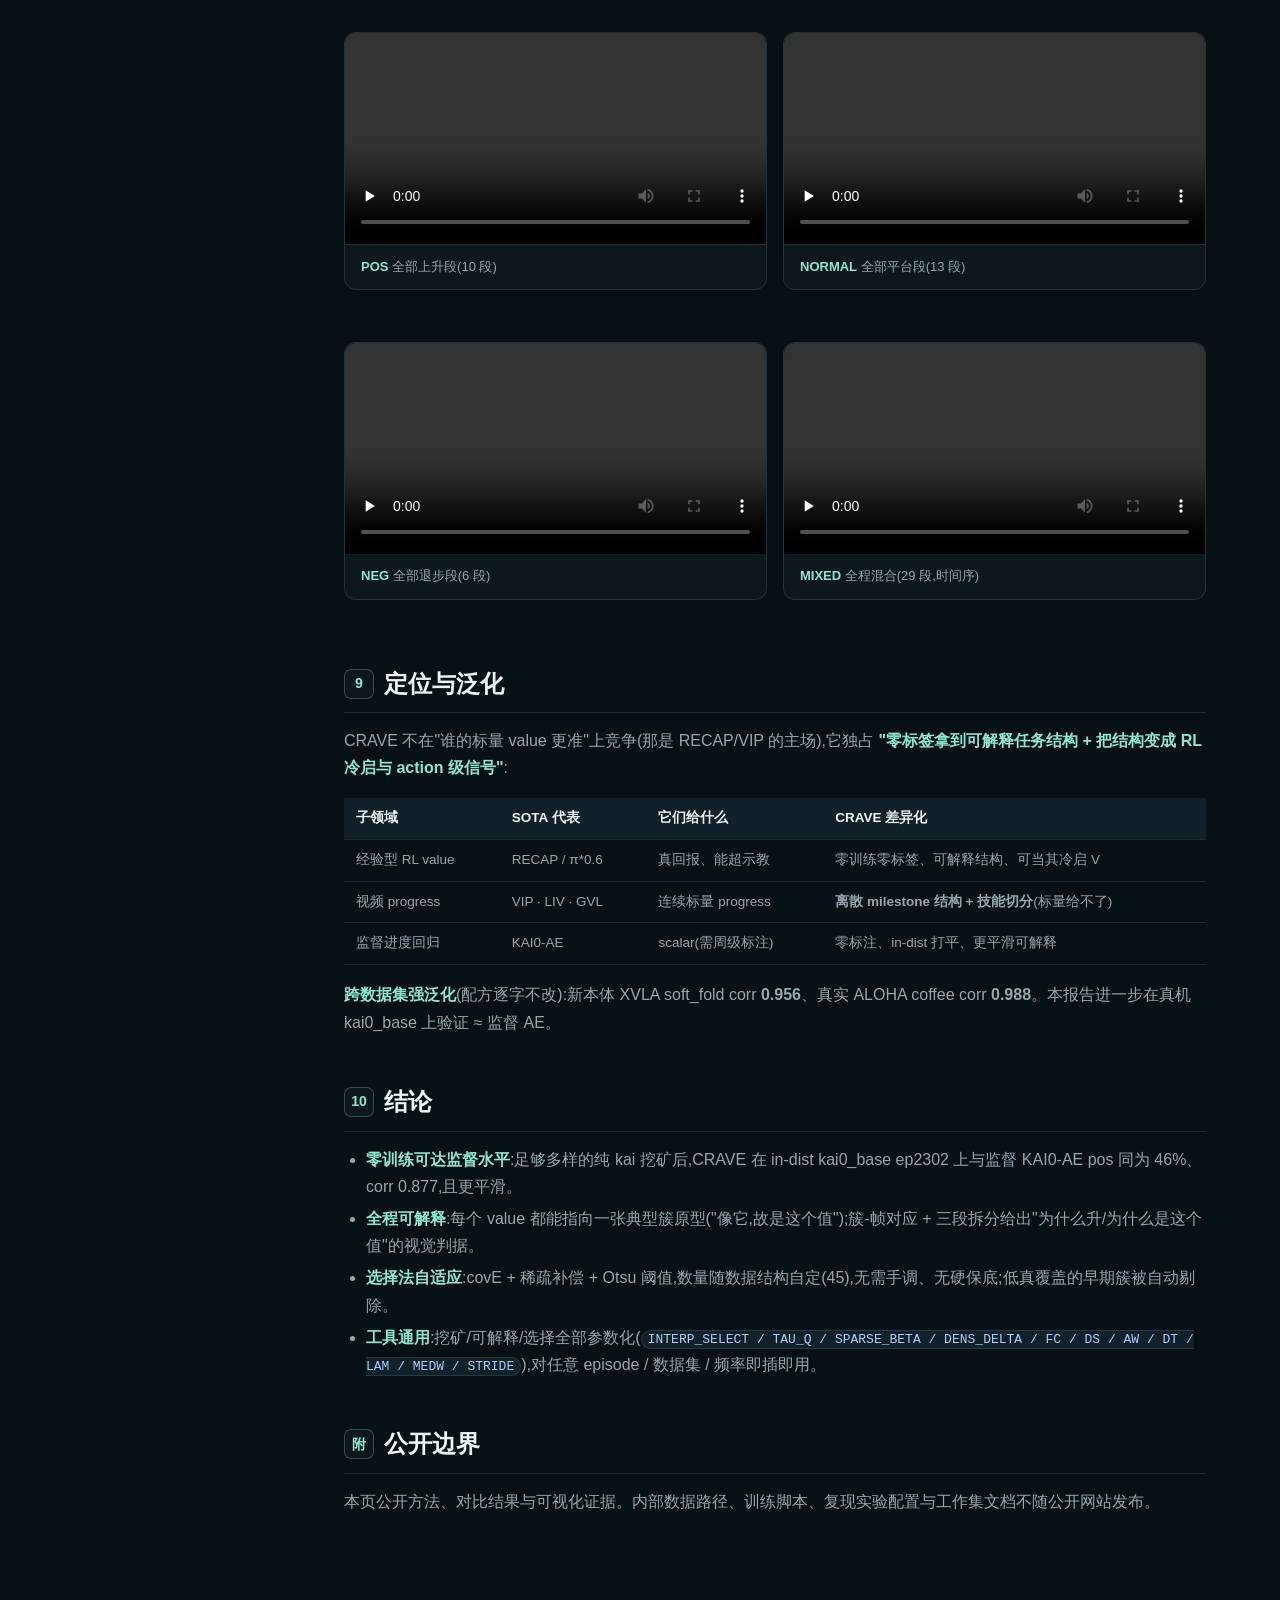
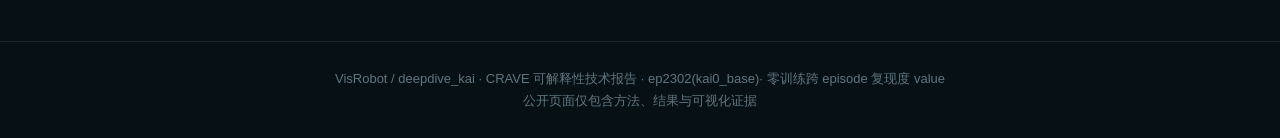
<file: site/reports/crave_interp/index.html>
<!DOCTYPE html>
<html lang="zh">
<head>
<meta charset="UTF-8">
<meta name="viewport" content="width=device-width, initial-scale=1.0">
<title>CRAVE · 可解释性技术报告</title>
<link rel="icon" href="../../favicon.svg" type="image/svg+xml">
<style>
:root{
  --bg:#020010; --bg2:#05001a; --bg3:#0a0024; --panel:rgba(10,0,36,0.72);
  --border:#1e1a6e; --border2:#3730a3; --text:#e8eaf6; --text2:#9aa2d4; --text3:#5a5e8c;
  --accent:#7c3aed; --accent3:#a78bfa; --glow:rgba(124,58,237,0.35);
  --green:#22c55e; --red:#ef4444; --yellow:#eab308; --blue:#818cf8; --grid:rgba(80,40,200,0.08);
}
*{margin:0;padding:0;box-sizing:border-box}
html{scroll-behavior:smooth}
body{font-family:-apple-system,BlinkMacSystemFont,'Segoe UI','Noto Sans CJK SC',sans-serif;background:var(--bg);color:var(--text);line-height:1.7;position:relative;overflow-x:hidden}
body::before{content:'';position:fixed;inset:0;z-index:0;pointer-events:none;background-image:linear-gradient(var(--grid) 1px,transparent 1px),linear-gradient(90deg,var(--grid) 1px,transparent 1px);background-size:42px 42px}
body::after{content:'';position:fixed;inset:0;z-index:0;pointer-events:none;background:radial-gradient(ellipse 80% 50% at 50% -10%,rgba(79,70,229,0.16) 0%,transparent 70%)}
.wrap{position:relative;z-index:1;max-width:1180px;margin:0 auto;padding:0 24px;display:grid;grid-template-columns:230px 1fr;gap:40px}
@media(max-width:900px){.wrap{grid-template-columns:1fr}.toc{display:none}}

/* header */
header{position:relative;z-index:1;border-bottom:1px solid var(--border2);background:rgba(5,0,22,0.82);backdrop-filter:blur(10px)}
.hd{max-width:1180px;margin:0 auto;padding:18px 24px;display:flex;align-items:center;justify-content:space-between;gap:16px}
.hd .brand{font-weight:700;letter-spacing:.5px}
.hd .brand b{color:var(--accent3)}
.hd a{color:var(--text2);text-decoration:none;font-size:13px;border:1px solid var(--border2);padding:6px 12px;border-radius:8px;transition:.2s}
.hd a:hover{color:var(--text);border-color:var(--accent);box-shadow:0 0 14px var(--glow)}

/* hero */
.hero{position:relative;z-index:1;text-align:center;padding:56px 24px 30px}
.hero .kicker{display:inline-block;font-size:12px;letter-spacing:2px;color:var(--accent3);border:1px solid var(--border2);border-radius:20px;padding:5px 14px;margin-bottom:18px;text-transform:uppercase}
.hero h1{font-size:38px;line-height:1.25;font-weight:800;background:linear-gradient(120deg,#fff,#a78bfa 60%,#7c3aed);-webkit-background-clip:text;background-clip:text;-webkit-text-fill-color:transparent;margin-bottom:14px}
.hero p.sub{color:var(--text2);font-size:16px;max-width:760px;margin:0 auto}
.hero .meta{margin-top:18px;display:flex;gap:10px;flex-wrap:wrap;justify-content:center}
.hero .meta span{font-size:12px;color:var(--text2);background:var(--bg3);border:1px solid var(--border);border-radius:7px;padding:5px 11px}

/* toc */
.toc{position:sticky;top:90px;align-self:start;font-size:13.5px;border-left:1px solid var(--border);padding-left:16px;max-height:calc(100vh - 110px);overflow:auto}
.toc div{color:var(--text3);font-size:11px;letter-spacing:1.5px;text-transform:uppercase;margin:0 0 10px}
.toc a{display:block;color:var(--text2);text-decoration:none;padding:5px 0;border-left:2px solid transparent;margin-left:-18px;padding-left:16px;transition:.15s}
.toc a:hover{color:var(--accent3);border-left-color:var(--accent)}

/* content */
main{padding:24px 0 80px;min-width:0}
section{margin-bottom:46px;scroll-margin-top:84px}
h2{font-size:24px;font-weight:700;margin-bottom:14px;padding-bottom:8px;border-bottom:1px solid var(--border);display:flex;align-items:center;gap:10px}
h2 .n{font-size:14px;color:var(--accent3);background:var(--bg3);border:1px solid var(--border2);border-radius:7px;width:30px;height:30px;display:inline-flex;align-items:center;justify-content:center;flex:none}
h3{font-size:17px;font-weight:650;margin:24px 0 10px;color:var(--accent3)}
p{margin:10px 0;color:#d6daf2}
em{color:var(--accent3);font-style:normal;font-weight:600}
code{background:var(--bg3);border:1px solid var(--border);border-radius:5px;padding:1px 6px;font-size:13px;color:#c7b8ff;font-family:'SF Mono',Menlo,monospace}
ul{margin:10px 0 10px 22px}li{margin:5px 0;color:#d6daf2}
.lead{font-size:16px;color:var(--text2)}
.card{background:var(--panel);border:1px solid var(--border);border-radius:14px;padding:20px 22px;margin:16px 0}
.callout{border-left:3px solid var(--accent);background:linear-gradient(90deg,rgba(124,58,237,0.10),transparent);border-radius:0 10px 10px 0;padding:12px 18px;margin:16px 0;color:#dfe2f7}
.callout.ok{border-left-color:var(--green);background:linear-gradient(90deg,rgba(34,197,94,0.10),transparent)}
.callout.warn{border-left-color:var(--yellow);background:linear-gradient(90deg,rgba(234,179,8,0.10),transparent)}

/* figure / video */
figure{margin:18px 0;background:var(--bg2);border:1px solid var(--border);border-radius:14px;overflow:hidden}
figure img,figure video{width:100%;display:block;background:#000}
figcaption{padding:11px 16px;font-size:13px;color:var(--text2);border-top:1px solid var(--border)}
figcaption b{color:var(--accent3)}
.vgrid{display:grid;grid-template-columns:repeat(auto-fit,minmax(280px,1fr));gap:16px}

/* table */
table{width:100%;border-collapse:collapse;margin:16px 0;font-size:13.5px}
th,td{padding:9px 12px;text-align:left;border-bottom:1px solid var(--border)}
th{color:var(--accent3);font-weight:600;background:var(--bg3)}
td{color:#d6daf2}
tr:hover td{background:rgba(124,58,237,0.05)}
.tag{display:inline-block;font-size:11px;padding:2px 8px;border-radius:6px;font-weight:600}
.tag.g{background:rgba(34,197,94,.16);color:#5ee08a}
.tag.r{background:rgba(239,68,68,.16);color:#ff8a8a}
.tag.y{background:rgba(234,179,8,.16);color:#f3d05a}
.tag.b{background:rgba(129,140,248,.16);color:#aab4ff}

/* stat strip */
.stats{display:grid;grid-template-columns:repeat(auto-fit,minmax(150px,1fr));gap:14px;margin:18px 0}
.stat{background:var(--panel);border:1px solid var(--border);border-radius:12px;padding:16px;text-align:center}
.stat .v{font-size:26px;font-weight:800;color:var(--accent3)}
.stat .l{font-size:12px;color:var(--text2);margin-top:4px}

footer{position:relative;z-index:1;border-top:1px solid var(--border);padding:26px 24px;text-align:center;color:var(--text3);font-size:13px}
.pipe{font-family:'SF Mono',Menlo,monospace;font-size:12.5px;background:var(--bg3);border:1px solid var(--border);border-radius:10px;padding:14px 16px;color:#b9aef5;overflow-x:auto;white-space:pre;margin:14px 0}
/* pipeline flow */
.flow{display:flex;flex-wrap:wrap;align-items:stretch;gap:8px;margin:18px 0}
.flow .node{flex:1;min-width:120px;background:var(--panel);border:1px solid var(--border2);border-radius:11px;padding:12px 10px;text-align:center;position:relative}
.flow .node .ix{font-size:11px;color:var(--accent3);font-weight:700;letter-spacing:1px}
.flow .node .t{font-size:13px;font-weight:650;margin:5px 0 3px;color:#eef0ff}
.flow .node .d{font-size:11px;color:var(--text2);line-height:1.45}
.flow .arrow{align-self:center;color:var(--accent);font-size:18px;flex:none}
@media(max-width:680px){.flow .arrow{transform:rotate(90deg)}.flow{flex-direction:column}.flow .node{min-width:0}}
/* step block */
.step{display:grid;grid-template-columns:46px 1fr;gap:16px;margin:18px 0;align-items:start}
.step .sn{width:42px;height:42px;border-radius:11px;background:linear-gradient(135deg,var(--accent),var(--accent2));display:flex;align-items:center;justify-content:center;font-weight:800;font-size:18px;color:#fff;flex:none;box-shadow:0 0 16px var(--glow)}
.step .body{min-width:0}
.step h4{font-size:16px;font-weight:680;margin:2px 0 6px;color:#eef0ff}
.step .why{font-size:13.5px;color:var(--text2);background:rgba(124,58,237,0.07);border-left:2px solid var(--accent);border-radius:0 8px 8px 0;padding:7px 12px;margin:8px 0}
.step .how{font-size:13.5px}
.step .how b{color:var(--accent3)}
kbd{background:var(--bg3);border:1px solid var(--border2);border-bottom-width:2px;border-radius:5px;padding:1px 6px;font-size:12px;color:#c7b8ff;font-family:'SF Mono',Menlo,monospace}
</style>
<link rel="stylesheet" href="../../static/report-theme.css">
</head>
<body>

<header><div class="hd">
  <div class="brand"><b>CRAVE</b> · 技术报告</div>
  <a href="../../">← VisRobot · deepdive_kai</a>
</div></header>

<div class="hero">
  <span class="kicker">Cross-episode Recurrence as Value Estimation</span>
  <h1>零训练跨轨迹复现度 → 里程碑 → 稠密进度<br>真实机器人长时轨迹可解释性分析</h1>
  <p class="sub">在真实 kai0 数据(kai0_base + kai0_dagger)上、以 30Hz 纯 kai 挖矿,对最长 episode <b>ep2302</b>(2960 帧)做端到端可解释性剖析,并与监督式 KAI0-AE 对照。</p>
  <div class="callout"><b>公开术语：</b><code>kai0_base</code> 表示衣物操作基础轨迹集，<code>kai0_dagger</code> 表示带纠错的聚合轨迹集；<b>KAI0-AE</b> 是项目内部的监督式优势估计基线，<b>ep2302</b> 是本报告使用的代表性真机轨迹编号。以上均为实验产物标签，不是面向外部读者的新方法名称。</div>
  <div class="meta">
    <span>挖矿:253 纯 kai demo / 245k 帧 (30Hz)</span>
    <span>45 milestone (covE+稀疏·Otsu)</span>
    <span>vs 监督 KAI0-AE:pos 同 46% / corr 0.877</span>
    <span>零训练 · frozen DINOv2-small</span>
  </div>
</div>

<div class="wrap">
<nav class="toc">
  <div>目录</div>
  <a href="#abstract">摘要</a>
  <a href="#method">1 · 方法与实现步骤</a>
  <a href="#setup">2 · 实验设置(纯 kai / 30Hz)</a>
  <a href="#selection">3 · milestone 选择方法</a>
  <a href="#vocab">4 · 典型簇词表</a>
  <a href="#corresp">5 · 簇-帧对应</a>
  <a href="#segments">6 · 三段拆分</a>
  <a href="#compare">7 · CRAVE vs KAI0-AE</a>
  <a href="#videos">8 · 对齐视频</a>
  <a href="#positioning">9 · 定位与泛化</a>
  <a href="#conclusion">10 · 结论</a>
  <a href="#docs">附:源文档</a>
</nav>

<main>

<section id="abstract">
<h2><span class="n">§</span>摘要</h2>
<p class="lead">CRAVE(Cross-episode Recurrence as Value Estimation)是一套<em>全程零训练</em>的稠密 value/进度估计方法:把同任务多条 demo 里<em>反复出现的状态</em>视为任务必经 milestone,用 frozen DINOv2-small 特征 + KMeans + Viterbi-DP 把"跨 episode 统计重复性"读出为单调 progress value——无需任何梯度更新或人工 stage 标注。</p>
<p>本报告在<em>真实 kai0 数据</em>上验证:从 <code>kai0_base</code> + <code>kai0_dagger</code> 抽 253 条 demo、按 30Hz 逐帧提特征做<em>纯 kai 挖矿</em>,对最长 episode ep2302 做四层可解释性剖析(典型簇词表 → 簇-帧对应 → 三段拆分 → 与监督 KAI0-AE 对齐对比)。核心结论:<em>零训练 CRAVE 在 in-distribution kai0_base 上 ≈ 监督 KAI0-AE(pos 同为 46%、value 形状 corr 0.877),且显著更平滑、可解释。</em></p>
<div class="stats">
  <div class="stat"><div class="v">253</div><div class="l">纯 kai demo(173 base + 80 dagger)</div></div>
  <div class="stat"><div class="v">45</div><div class="l">milestone(自适应选出)</div></div>
  <div class="stat"><div class="v">0.877</div><div class="l">value 形状 corr(vs 监督 AE)</div></div>
  <div class="stat"><div class="v">0</div><div class="l">训练 / 人工标注</div></div>
</div>
</section>

<section id="method">
<h2><span class="n">1</span>方法与实现步骤(从零讲清楚)</h2>

<p class="lead">一句话直觉:<em>同一个任务,人/机器人做很多遍,中间会反复经过一些"必经状态"(比如"对折好左半边")。把这些"很多条录像里都出现的状态"找出来当作里程碑(milestone),按它们在任务里的先后排好;再看一段新录像每一帧"最像哪个里程碑",就知道它做到几成了。整个过程不训练任何模型。</em></p>

<p>下面是从<b>原始叠衣录像</b>到<b>每帧进度 value</b> 的完整 7 步流水线。每步给出:做什么 / 为什么 / 怎么实现(对应代码)。</p>

<div class="flow">
  <div class="node"><div class="ix">输入</div><div class="t">多条 demo</div><div class="d">叠衣录像 + 机器人关节</div></div>
  <div class="arrow">→</div>
  <div class="node"><div class="ix">STEP 1</div><div class="t">逐帧提特征</div><div class="d">frozen DINOv2 三路</div></div>
  <div class="arrow">→</div>
  <div class="node"><div class="ix">STEP 2-3</div><div class="t">聚类找复现态</div><div class="d">KMeans + 覆盖率/进度</div></div>
  <div class="arrow">→</div>
  <div class="node"><div class="ix">STEP 4-5</div><div class="t">选 milestone</div><div class="d">+ 钉进度值</div></div>
  <div class="arrow">→</div>
  <div class="node"><div class="ix">STEP 6-7</div><div class="t">Viterbi-DP 读 value</div><div class="d">单调进度 + 三档</div></div>
</div>

<div class="step"><div class="sn">1</div><div class="body">
  <h4>逐帧提特征(三路,frozen DINOv2-small,<em>零训练</em>)</h4>
  <div class="how">对每条 demo 的每一帧顶视相机图,裁中心 224×224,过一个<b>预训练好、不再训练</b>的 DINOv2-small 视觉模型,得到一组 patch 向量。由此拼出每帧的 <b>796 维嵌入</b>:</div>
  <ul>
    <li><b>raw 路(384)</b>:所有 patch 向量取均值 + L2 归一 → "整幅画面长什么样";</li>
    <li><b>armmask 路(384)</b>:先把<em>机械臂</em>的 patch 剔掉(臂原型余弦相似 &gt;0.6、或橙色线缆 HSV 命中),只留布料/桌面 patch 再取均值 → "去掉臂噪声后的布料状态";</li>
    <li><b>proprio 路(28)</b>:机器人 14 维关节 <kbd>state</kbd> ⊕ 隔 <kbd>dt</kbd> 帧的变化量 <kbd>Δstate</kbd>,做 z-score 归一 → "机械臂构型"。</li>
  </ul>
  <div class="why">为什么三路:光看整幅画面(raw)会被机械臂位置带偏;armmask 专注布料;proprio 补充臂构型。三者互补,且全 frozen——<b>不训练任何参数</b>。</div>
  <div class="how">实现：批量提取视觉与状态表征，并按轨迹保存对齐特征。</div>
</div></div>

<div class="step"><div class="sn">2</div><div class="body">
  <h4>跨 episode 聚类,找"反复出现的状态"</h4>
  <div class="how">把<b>所有 demo、所有帧</b>的 796 维嵌入堆在一起,用 <b>KMeans 聚成 96 个簇</b>。</div>
  <div class="why">直觉:同一个叠衣中间态(如"摊平""对折左边""叠好")在很多条 demo 里都会出现,这些帧的嵌入彼此相近,自然被分到同一个簇。所以——<b>一个簇 ≈ 一个跨 demo 反复出现的状态</b>。这一步就把"任务结构"无监督地浮现出来了。</div>
</div></div>

<div class="step"><div class="sn">3</div><div class="body">
  <h4>给每个簇算两个属性:进度位置 + 覆盖率</h4>
  <ul>
    <li><b>进度位置 <kbd>tpos</kbd></b> = 簇内帧的平均归一化时间(0=任务开始,1=结束)→ 这个状态大概在任务的哪个阶段;</li>
    <li><b>覆盖率 <kbd>covE</kbd></b> = 含此簇的 demo 条数 ÷ 总条数 → 这个状态有多"普遍"(多少条录像都经过它)。</li>
  </ul>
  <div class="why">覆盖率是 CRAVE 的核心量:<b>真正的里程碑应该是大多数 demo 都经过的状态</b>;只在个别 demo 出现的(覆盖率低)多半是噪声或特异姿态,不该当里程碑。</div>
</div></div>

<div class="step"><div class="sn">4</div><div class="body">
  <h4>从 96 簇里选出 milestone(真正的"任务必经点")</h4>
  <div class="how">不是 96 个簇都当里程碑。按 <code>eff = covE + 稀疏补偿</code> 排序,用 <b>Otsu 自动定阈值</b>,留下 <code>eff ≥ τ</code> 的(本例 45 个)。详细规则与图见 <a href="#selection" style="color:var(--accent3)">§3</a>。</div>
  <div class="why">只留"覆盖率够高(很多 demo 都经过)+ 进度上有代表性"的簇;低覆盖的早期特异态被剔除。这一步决定了里程碑的<b>质量</b>。</div>
</div></div>

<div class="step"><div class="sn">5</div><div class="body">
  <h4>把每个 milestone 钉到一个进度数值</h4>
  <div class="how">每个里程碑的进度值 <kbd>Pord</kbd> = 它在各条 demo 里"<b>首次出现</b>"的中位时间。于是 45 个里程碑沿进度 0→1 排成一串,每个还配一张<b>原型帧</b>(挖矿集里离簇心最近的真实相机帧)。</div>
  <div class="why">原型帧 = 这个里程碑"长什么样"的代表照片。把它们按进度排开,就是 CRAVE 的"任务结构词表"(见 <a href="#vocab" style="color:var(--accent3)">§4</a>):从摊开的布 → 逐步对折 → 叠好。</div>
</div></div>

<div class="step"><div class="sn">6</div><div class="body">
  <h4>对一段新录像算每帧 value(Viterbi-DP 读出)</h4>
  <div class="how">对目标 episode 每一帧,算它到 45 个里程碑中心的距离 → 它最像哪个里程碑,那个里程碑的进度值就是这帧的 value。</div>
  <div class="why">但"逐帧取最近"会抖(噪声让它一会儿跳前一会儿跳后)。所以用 <b>Viterbi 动态规划</b>:在"<b>进度只能平滑前进、尽量不倒退</b>"的约束下(转移惩罚 + 起/止锚点),解出一条最优的里程碑序列,再中值滤波 → 得到<b>平滑、单调</b>的进度曲线 <code>value[t]∈[0,1]</code> = 任务完成了百分之几。<b>全程零训练、零标注。</b></div>
  <div class="how">实现：离散进度读出与可解释聚类共用同一表征接口；频率相关窗参随帧率标定(30Hz:<kbd>dt=10 lam=80 medw=45</kbd>)。</div>
</div></div>

<div class="step"><div class="sn">7</div><div class="body">
  <h4>从 value 派生 advantage / 三档</h4>
  <div class="how"><code>advantage[t] = clip(value[t+50] − value[t], −1, 1)</code>(未来约 1.7s 的进度增量),再离散成三档:<span class="tag g">pos 推进</span> / <span class="tag y">normal 保持</span> / <span class="tag r">neg 退步</span>。</div>
  <div class="why">这就是给下游 AWBC 打标签、或做可解释分析(本报告 §5-7)用的信号:value 在涨=正样本,平=中性,跌=退步。</div>
</div></div>

<div class="callout">既往验证:demo 域干净 0→1、撞色衣物兜底、跨天 16/16、rollout 退步+恢复、kai0 GT MAE 0.105;<em>跨数据集强泛化</em>(配方逐字不改):新本体 XVLA corr 0.956 / 真实 ALOHA coffee corr 0.988。</div>
</section>

<section id="setup">
<h2><span class="n">2</span>实验设置:纯 kai · 30Hz 挖矿</h2>
<p>为保证"只用 kai 数据",挖矿集逐值核验自 <code>kai0_base</code> / <code>kai0_dagger</code>(state 与原数据集逐值一致,0 个非 kai 混入)。特征按 30Hz(逐帧 stride=1)提取,窗参随频率标定(proprio Δ 帧距 dt=10、DP 惩罚 lam=80、中值窗 45)。</p>
<table>
<tr><th>项</th><th>值</th></tr>
<tr><td>挖矿集</td><td><b>253 ep</b> = 173 kai0_base + 80 kai0_dagger(纯 kai,逐值核验)</td></tr>
<tr><td>总帧</td><td>245,295 帧(30Hz ≈ 136 分钟 demo)</td></tr>
<tr><td>目标 episode</td><td>ep2302(kai0_base 最长,2960 帧 ≈ 99s)</td></tr>
<tr><td>读出频率</td><td>30Hz 逐帧(比 3Hz stride-10 更"跟过程"、更平滑)</td></tr>
<tr><td>KAI0-AE 对照</td><td><code>advantage_q5</code> 的 <code>absolute_value</code>(kai0_base 经 AdvantageEstimator 标注)</td></tr>
</table>
<div class="callout warn"><b>为什么 30Hz + 扩样:</b>83→253 条、加入 kai0_dagger(纠错/回退数据)→ milestone 词表更丰富,ep2302 中段细微往复能匹配到更多档;30Hz 大窗读出又保持平滑。两者结合让 value 既干净又跟过程。</div>
</section>

<section id="selection">
<h2><span class="n">3</span>milestone 选择方法(可解释、可复现)</h2>
<p>KMeans-96 产 96 个候选簇,从中选出 milestone。选择法经多轮收敛到<em>"纯覆盖率 + 稀疏补偿 + Otsu 自适应阈值,不强求进度均匀"</em>:</p>
<ul>
  <li><em>选择依据 = covE</em>:每簇的<em>纯 episode 覆盖率</em>(含此态的 demo 比例 = 真复现度)。不用带 start-bonus 的 cov_n 当选择依据,以免任务起点态被虚高;start-bonus 只保留给 value 的早期锚定。</li>
  <li><em>稀疏补偿</em>:<code>eff = covE + 0.1·稀疏度</code>(进度邻域 ±0.05 内簇越少→加分),让进度孤立的真复现态不被漏掉,但<em>不硬保底</em>。</li>
  <li><em>自适应阈值 Otsu</em>:对 eff 做最大类间方差,自动找高/低覆盖分界(本数据 τ=0.52),无需手设分位;留 <code>eff ≥ τ</code> 的全部簇(不去重、不强求均匀),最大化细节。</li>
</ul>
<p>结果:<em>45 milestone</em>,最低入选覆盖率 45%(早期低真覆盖的 KMeans 0 等已剔除)。</p>
<figure>
  <img loading="lazy" decoding="async" src="assets/all_clusters_coverage.webp" alt="96 簇覆盖率与选择">
  <figcaption><b>图 3.1</b> 全部 96 个 KMeans 簇覆盖率(按进度排序)。<b>蓝=选为 milestone(45)/灰=未选</b>;<b>灰柱</b>=纯覆盖率 covE,<b>黑三角</b>=eff(covE+稀疏)=选择依据,<b>红线</b>=Otsu 自适应阈值 τ=52%,灰点=cov_n(含 start-bonus,仅参考·不用于选择)。</figcaption>
</figure>
<figure>
  <img loading="lazy" decoding="async" src="assets/cluster_stats.webp" alt="每 milestone 覆盖率">
  <figcaption><b>图 3.2</b> 选出的 45 个 milestone 的跨 episode 覆盖率(最近归属口径)——多在 80–100%,印证它们是真·跨 demo 复现的任务必经状态;进度覆盖 0→0.99,数据厚(每档数千帧)。</figcaption>
</figure>
</section>

<section id="vocab">
<h2><span class="n">4</span>典型簇词表(milestone vocabulary)</h2>
<p>每个 milestone 取挖矿集里离簇心最近的<em>真实相机帧</em>作"原型"——这是 CRAVE 的任务结构词表:从摊开的布(进度≈0)→ 逐步对折 → 叠好(进度≈1)。每帧 value = 当前画面最匹配的典型簇的挖掘进度。<em>监督 KAI0-AE 没有这一层</em>(只吐标量,无可检视结构)。</p>
<figure>
  <img loading="lazy" decoding="async" src="assets/clusters_gallery.webp" alt="典型簇词表">
  <figcaption><b>图 4.1</b> 45 个 milestone 典型簇原型(按进度排序),每个标注来源(<b>kai0_base / kai0_dagger</b>)——词表由两套 kai 数据共同构成。</figcaption>
</figure>
</section>

<section id="corresp">
<h2><span class="n">5</span>簇-帧对应:ep2302 经过哪些特征簇</h2>
<p>把 ep2302 实际经过的 milestone 簇序列抽出,簇跳变处对应到原视频帧,并按簇归类——<em>同一簇可对应多段帧</em>(折叠往复中状态多次回到同一 milestone)。</p>
<figure>
  <img loading="lazy" decoding="async" src="assets/cluster_timeline.webp" alt="簇-帧时间线">
  <figcaption><b>图 5.1</b> ep2302 按时间经过的 milestone 簇序列(40 段)。上排=ep2302 该段原视频帧,下排=匹配的典型簇原型;<b>簇号变化处=簇跳变</b>。共访问 19 个不同簇。</figcaption>
</figure>
<div class="callout">例:某早期典型簇被 ep2302 在<em>多个时间命中</em>(布料折叠往复中多次回到该状态);末段各 milestone 只命中一次(单调收尾,不回头)。完整“簇→帧段”归类表保留在内部证据归档中。</div>
</section>

<section id="segments">
<h2><span class="n">6</span>三段拆分:为什么 value 这样动</h2>
<p>按三档(pos 上升 / normal 平台 / neg 退步)拆分。每段:上排=ep2302 该段真实相机帧,下排=各帧 value 对应的典型簇原型——<em>value 的变化 = 匹配簇进度的变化</em>。</p>
<figure><img loading="lazy" decoding="async" src="assets/seg_pos.webp" alt="上升段"><figcaption><b>图 6.1 · 上升 POSITIVE</b>(帧 2648–2942):推进到完成,匹配簇进度变大 → value 升。</figcaption></figure>
<figure><img loading="lazy" decoding="async" src="assets/seg_normal.webp" alt="平台段"><figcaption><b>图 6.2 · 平台 NORMAL</b>(帧 984–1246):保持/微调同一子目标,匹配簇不变 → Δv≈0。</figcaption></figure>
<figure><img loading="lazy" decoding="async" src="assets/seg_neg.webp" alt="退步段"><figcaption><b>图 6.3 · 退步 NEGATIVE</b>(帧 1552–1637):状态短暂回退,匹配簇进度变小 → value 降(稀少局部)。</figcaption></figure>
</section>

<section id="compare">
<h2><span class="n">7</span>CRAVE vs KAI0-AE 对比</h2>
<p>同一 ep2302、全程只用 kai,把<em>零训练 CRAVE(最终 30Hz·253 kai·45 档)</em>与<em>监督 KAI0-AE</em> 直接对照。</p>
<table>
<tr><th>模型</th><th>训练 / 标注</th><th>neg</th><th>normal</th><th>pos</th></tr>
<tr><td><b>CRAVE</b>(零训练)</td><td>无 · 30Hz·253 kai 挖矿</td><td><span class="tag g">13%</span></td><td>41%</td><td><span class="tag b">46%</span></td></tr>
<tr><td><b>KAI0-AE</b>(监督)</td><td>pi05+value_head,周级标注</td><td><span class="tag r">20%</span></td><td>35%</td><td><span class="tag b">46%</span></td></tr>
</table>
<figure>
  <img loading="lazy" decoding="async" src="assets/compare_3way.webp" alt="CRAVE vs KAI0-AE">
  <figcaption><b>图 7.1</b> ep2302 value 曲线 + 三档分类条:<b>红=零训练 CRAVE</b> / <b>紫=监督 KAI0-AE</b>。pos 同为 46%、形状 corr <b>0.877</b>(主干一致,末段都收敛到 1.0);但<em>CRAVE 曲线平滑、分类条干净块状,监督 AE 逐帧剧烈抖动、分类条满屏红绿噪声</em>。</figcaption>
</figure>
<div class="callout ok"><b>核心结论:</b>有足够多样的纯 kai 挖矿后,<em>零训练 CRAVE 在 in-distribution kai0_base 上 ≈ 监督 KAI0-AE</em>(pos 46% 一致、整体 corr 0.877),且 value 更平滑、可解释、可定位——而监督 AE 是逐帧噪声标量。</div>
</section>

<section id="videos">
<h2><span class="n">8</span>对齐视频(相机 | CRAVE & KAI0-AE | 典型簇原型)</h2>
<p>每帧三栏:相机帧(带 CRAVE/KAI0-AE 当前判档)| 全程 value+分类条(游标)| 当前 value 对应的典型簇原型。</p>
<h3>连续完整版(一镜到底,无停顿)</h3>
<figure>
  <video controls preload="none" src="assets/crave_supervised_ae_FULL_rollout_r2302.mp4"></video>
  <figcaption><b>视频 8.1 · FULL</b>(99s):正常速度逐帧走完整个 ep2302,无标题卡/无定格/无慢放。</figcaption>
</figure>
<h3>按类 / 混合(慢放 + 簇切换定格 + 标题卡)</h3>
<div class="vgrid">
  <figure><video controls preload="none" src="assets/crave_supervised_ae_POS_all_rollout_r2302.mp4"></video><figcaption><b>POS</b> 全部上升段(10 段)</figcaption></figure>
  <figure><video controls preload="none" src="assets/crave_supervised_ae_NORMAL_all_rollout_r2302.mp4"></video><figcaption><b>NORMAL</b> 全部平台段(13 段)</figcaption></figure>
  <figure><video controls preload="none" src="assets/crave_supervised_ae_NEG_all_rollout_r2302.mp4"></video><figcaption><b>NEG</b> 全部退步段(6 段)</figcaption></figure>
  <figure><video controls preload="none" src="assets/crave_supervised_ae_MIXED_all_rollout_r2302.mp4"></video><figcaption><b>MIXED</b> 全程混合(29 段,时间序)</figcaption></figure>
</div>
</section>

<section id="positioning">
<h2><span class="n">9</span>定位与泛化</h2>
<p>CRAVE 不在"谁的标量 value 更准"上竞争(那是 RECAP/VIP 的主场),它独占 <em>"零标签拿到可解释任务结构 + 把结构变成 RL 冷启与 action 级信号"</em>:</p>
<table>
<tr><th>子领域</th><th>SOTA 代表</th><th>它们给什么</th><th>CRAVE 差异化</th></tr>
<tr><td>经验型 RL value</td><td>RECAP / π*0.6</td><td>真回报、能超示教</td><td>零训练零标签、可解释结构、可当其冷启 V</td></tr>
<tr><td>视频 progress</td><td>VIP · LIV · GVL</td><td>连续标量 progress</td><td><b>离散 milestone 结构 + 技能切分</b>(标量给不了)</td></tr>
<tr><td>监督进度回归</td><td>KAI0-AE</td><td>scalar(需周级标注)</td><td>零标注、in-dist 打平、更平滑可解释</td></tr>
</table>
<p><em>跨数据集强泛化</em>(配方逐字不改):新本体 XVLA soft_fold corr <b>0.956</b>、真实 ALOHA coffee corr <b>0.988</b>。本报告进一步在真机 kai0_base 上验证 ≈ 监督 AE。</p>
</section>

<section id="conclusion">
<h2><span class="n">10</span>结论</h2>
<ul>
  <li><em>零训练可达监督水平</em>:足够多样的纯 kai 挖矿后,CRAVE 在 in-dist kai0_base ep2302 上与监督 KAI0-AE pos 同为 46%、corr 0.877,且更平滑。</li>
  <li><em>全程可解释</em>:每个 value 都能指向一张典型簇原型("像它,故是这个值");簇-帧对应 + 三段拆分给出"为什么升/为什么是这个值"的视觉判据。</li>
  <li><em>选择法自适应</em>:covE + 稀疏补偿 + Otsu 阈值,数量随数据结构自定(45),无需手调、无硬保底;低真覆盖的早期簇被自动剔除。</li>
  <li><em>工具通用</em>:挖矿/可解释/选择全部参数化(<code>INTERP_SELECT / TAU_Q / SPARSE_BETA / DENS_DELTA / FC / DS / AW / DT / LAM / MEDW / STRIDE</code>),对任意 episode / 数据集 / 频率即插即用。</li>
</ul>
</section>

<section id="docs">
<h2><span class="n">附</span>公开边界</h2>
<p>本页公开方法、对比结果与可视化证据。内部数据路径、训练脚本、复现实验配置与工作集文档不随公开网站发布。</p>
</section>

</main>
</div>

<footer>
  VisRobot / deepdive_kai · CRAVE 可解释性技术报告 · ep2302(kai0_base)· 零训练跨 episode 复现度 value<br>
  公开页面仅包含方法、结果与可视化证据
</footer>

<script>
// scrollspy: highlight TOC
const links=[...document.querySelectorAll('.toc a')];
const secs=links.map(a=>document.querySelector(a.getAttribute('href'))).filter(Boolean);
const obs=new IntersectionObserver(es=>{es.forEach(e=>{if(e.isIntersecting){links.forEach(l=>l.style.color='');const a=links.find(l=>l.getAttribute('href')==='#'+e.target.id);if(a){a.style.color='var(--accent3)';a.style.borderLeftColor='var(--accent)';}}})},{rootMargin:'-20% 0px -70% 0px'});
secs.forEach(s=>obs.observe(s));
</script>
</body>
</html>
</file>
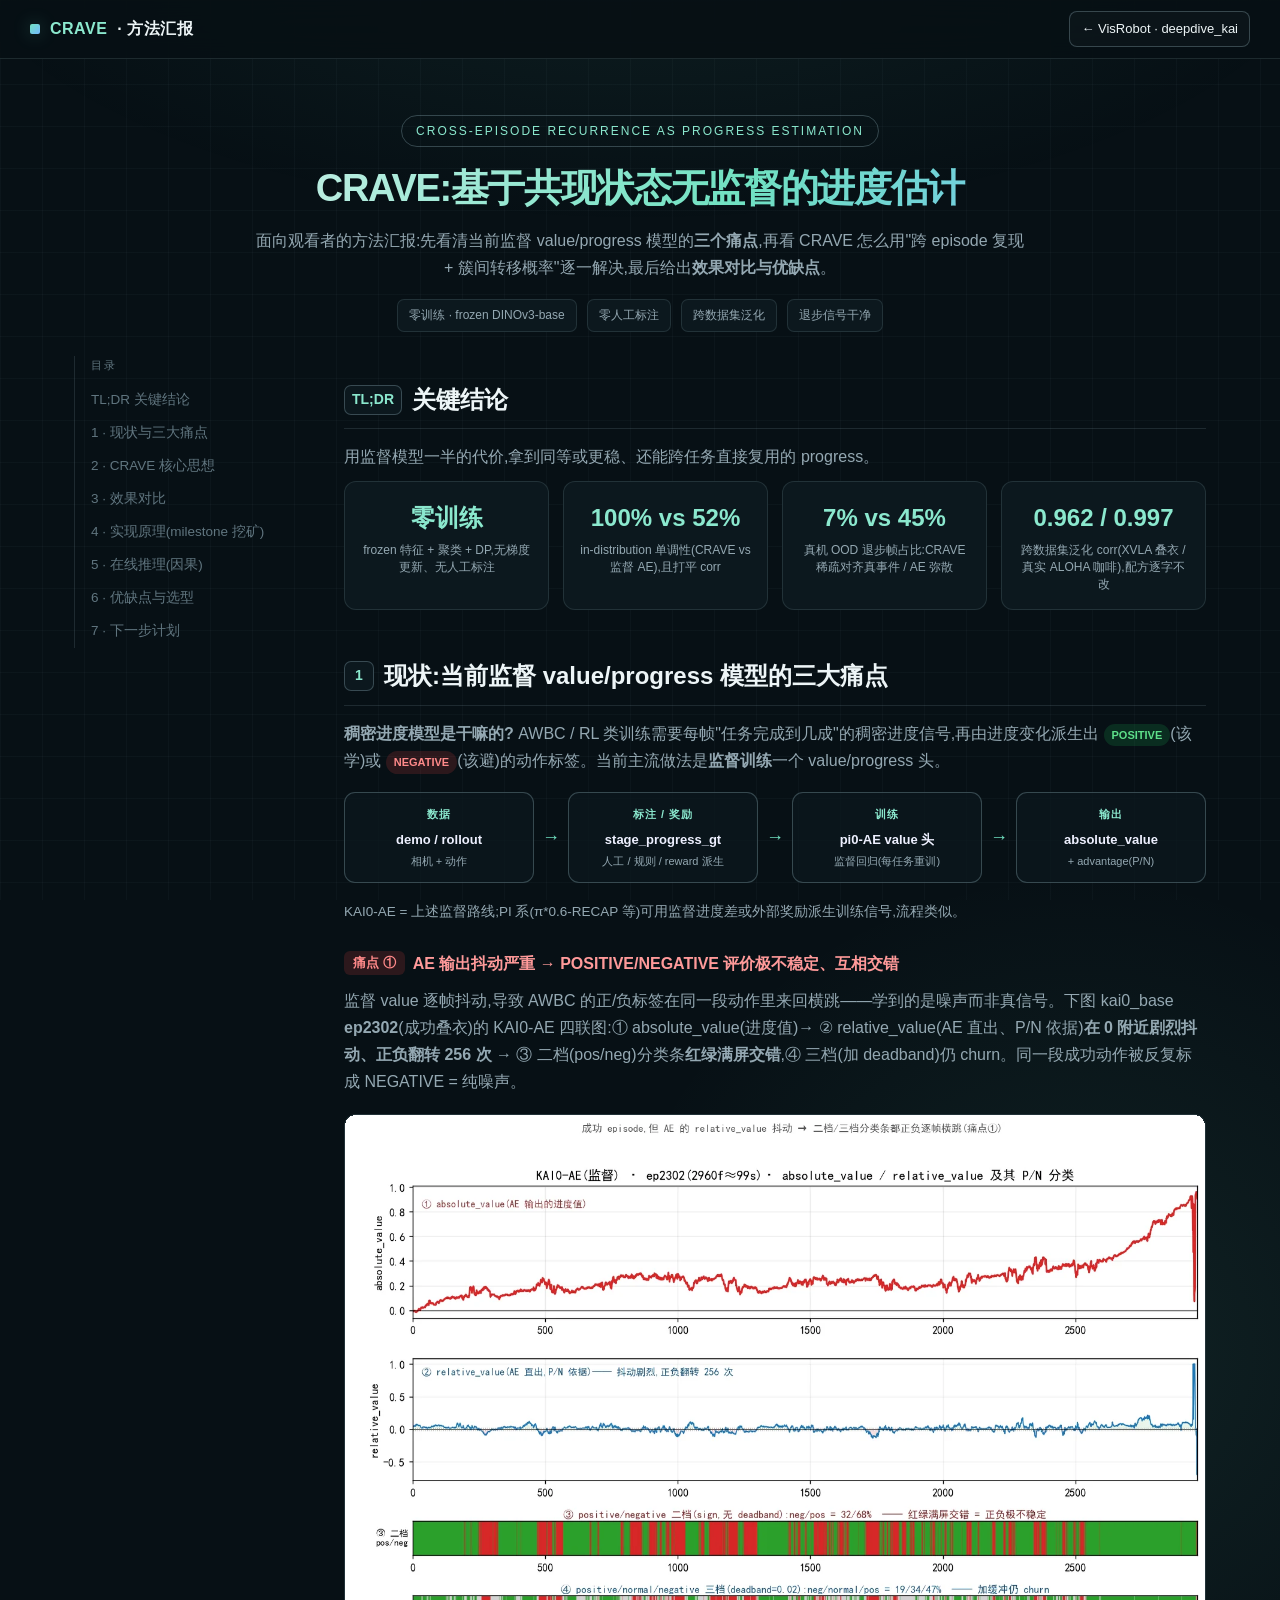
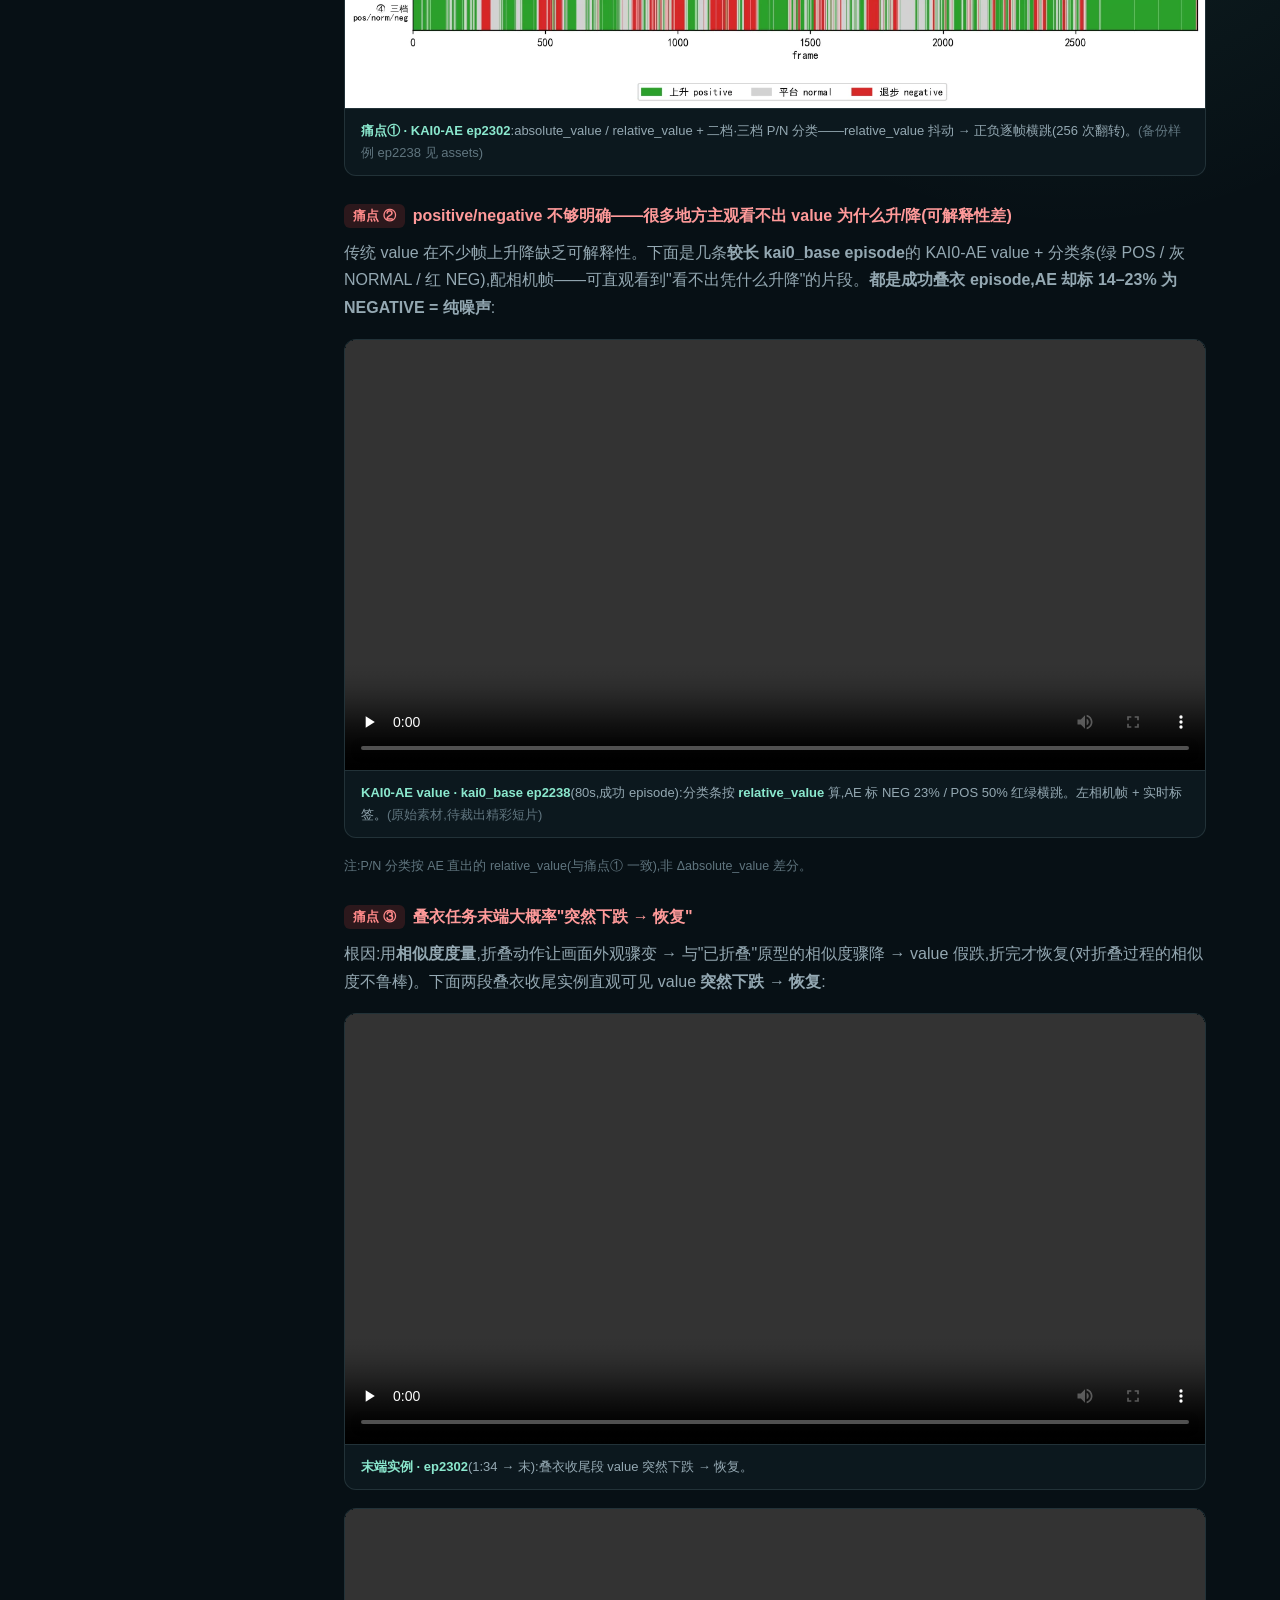
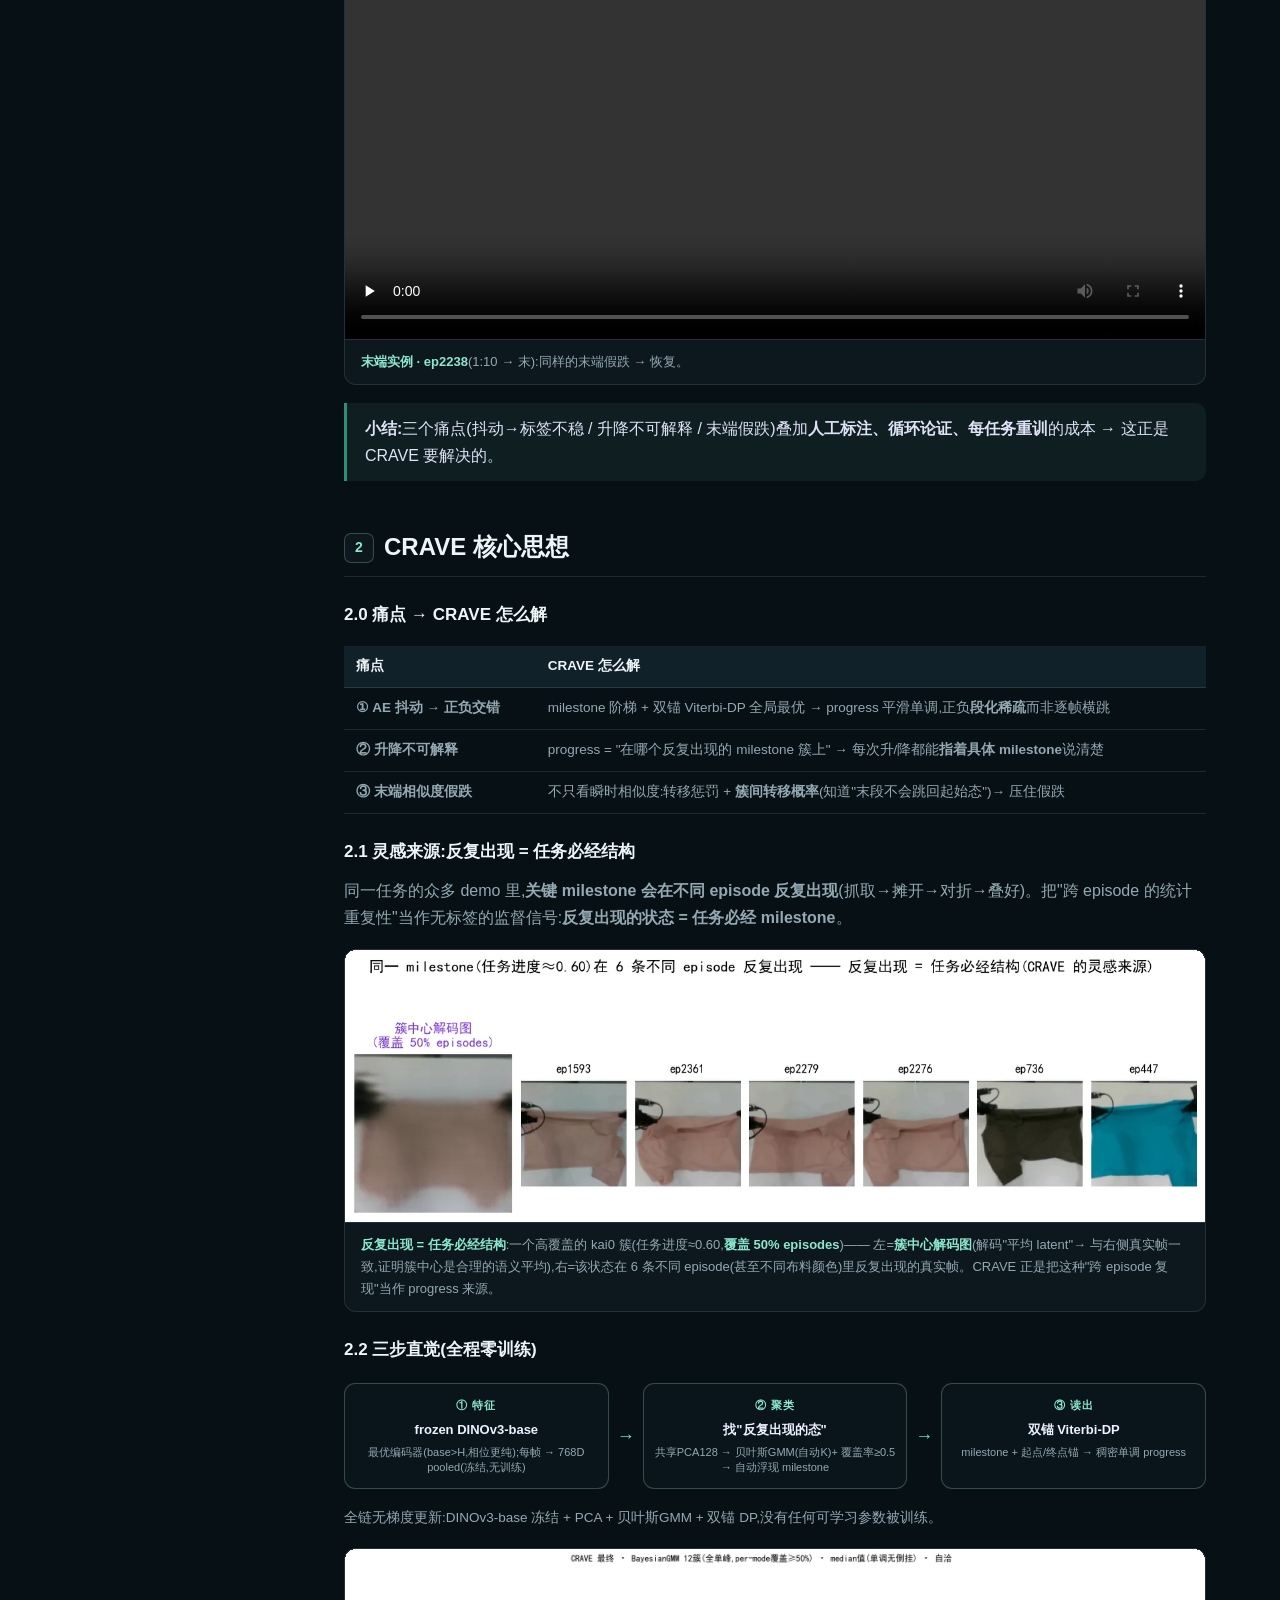
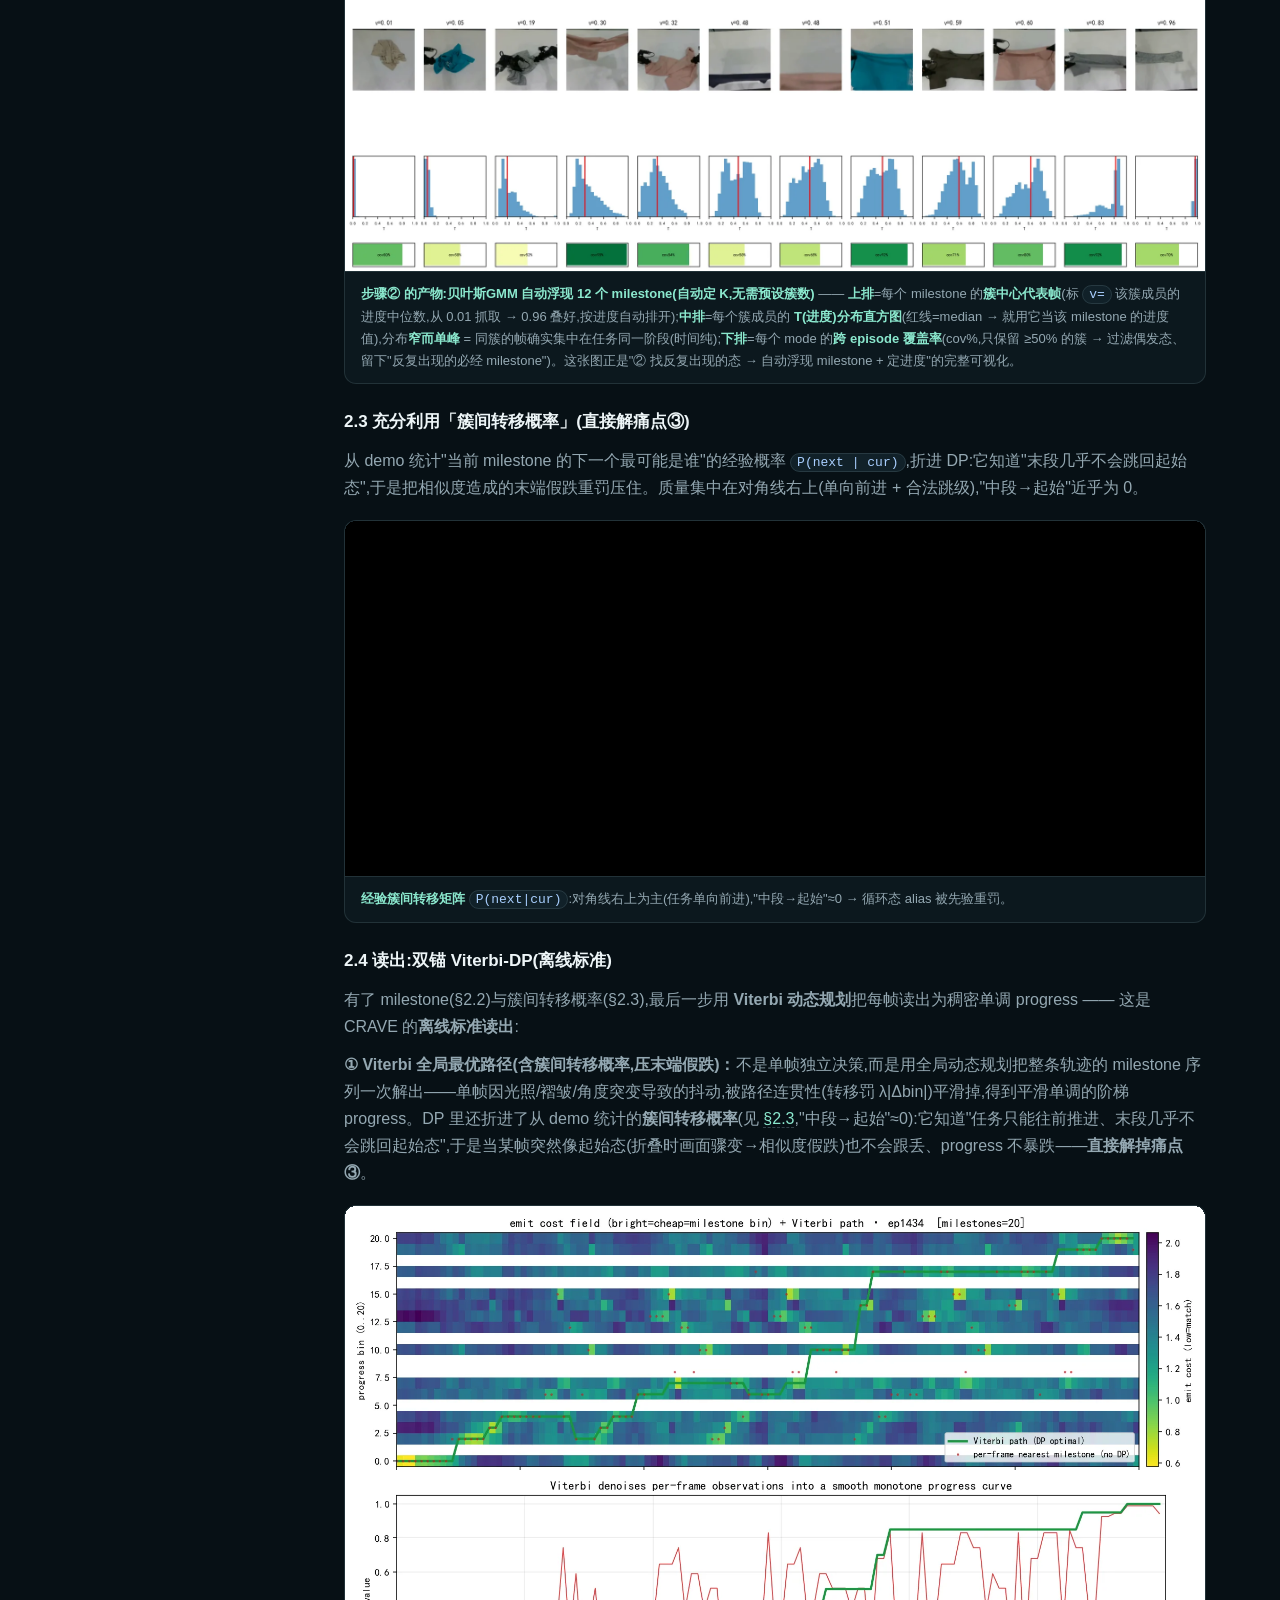
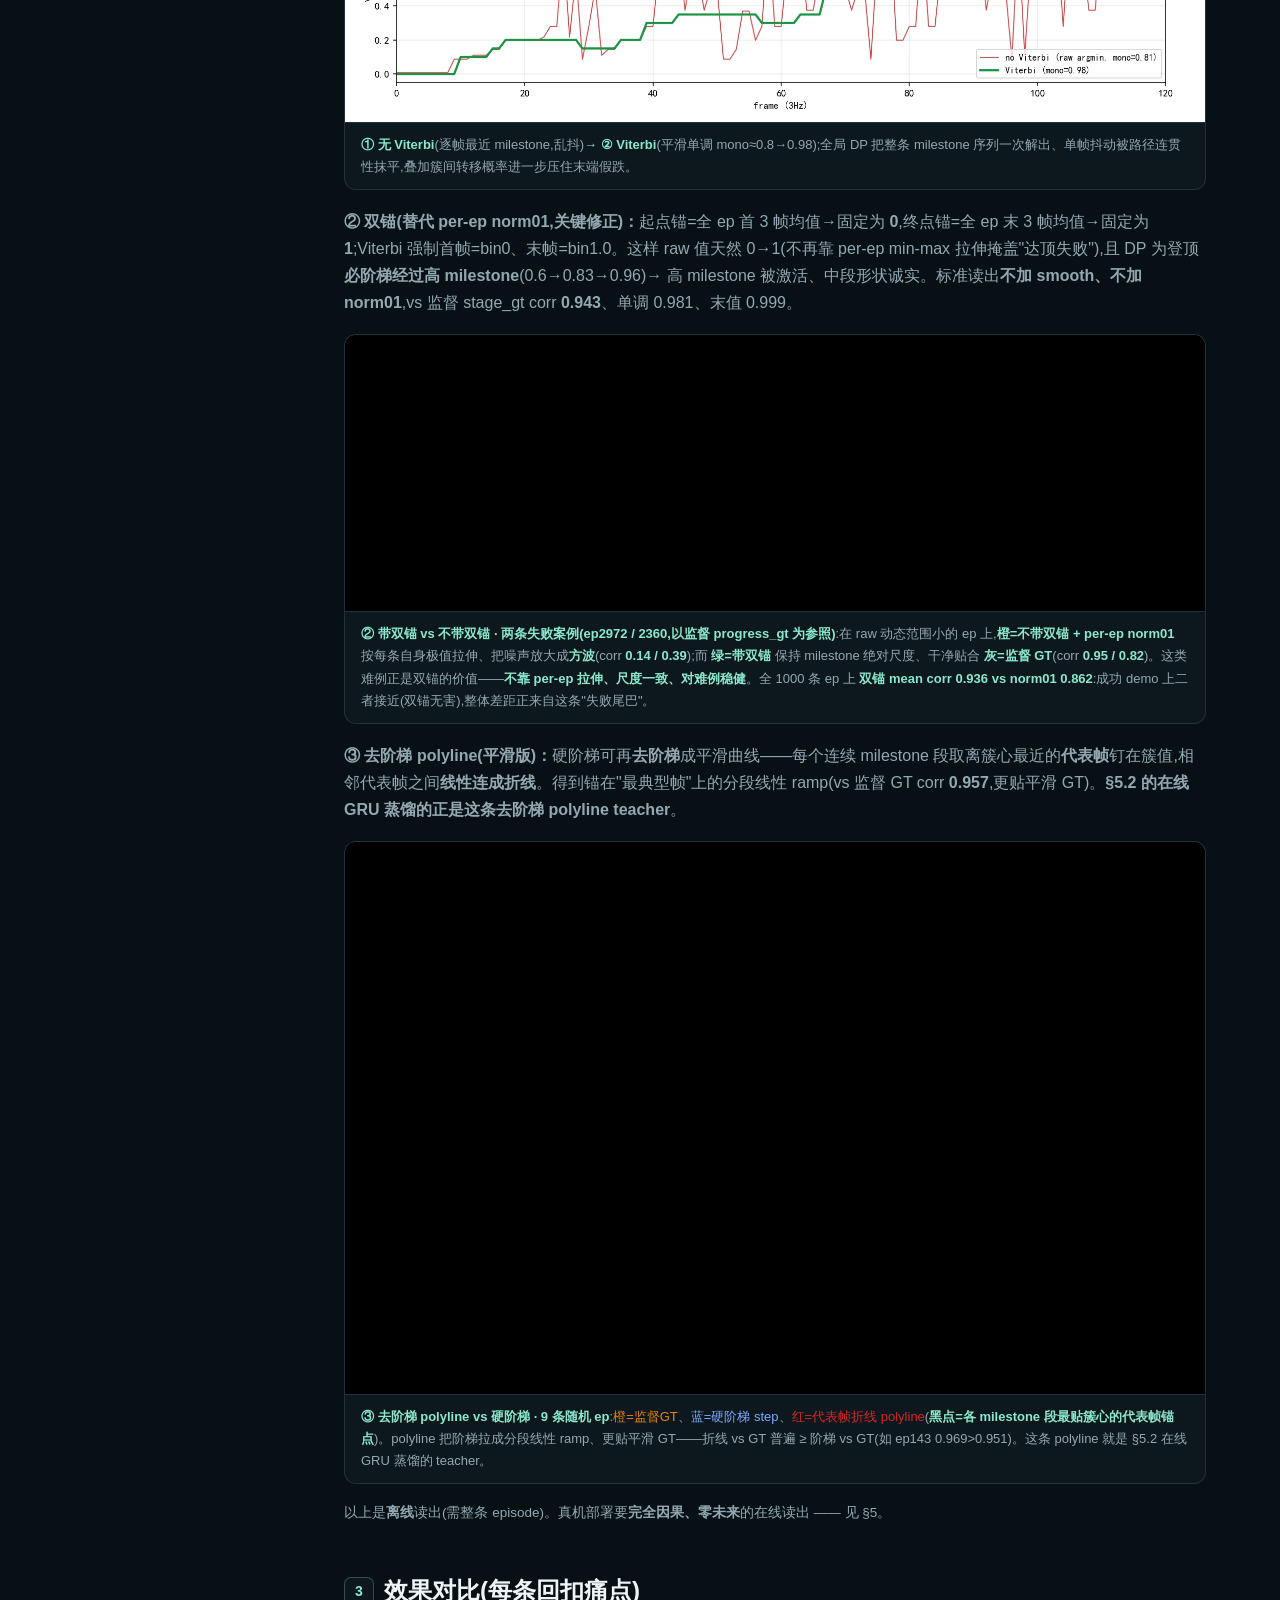
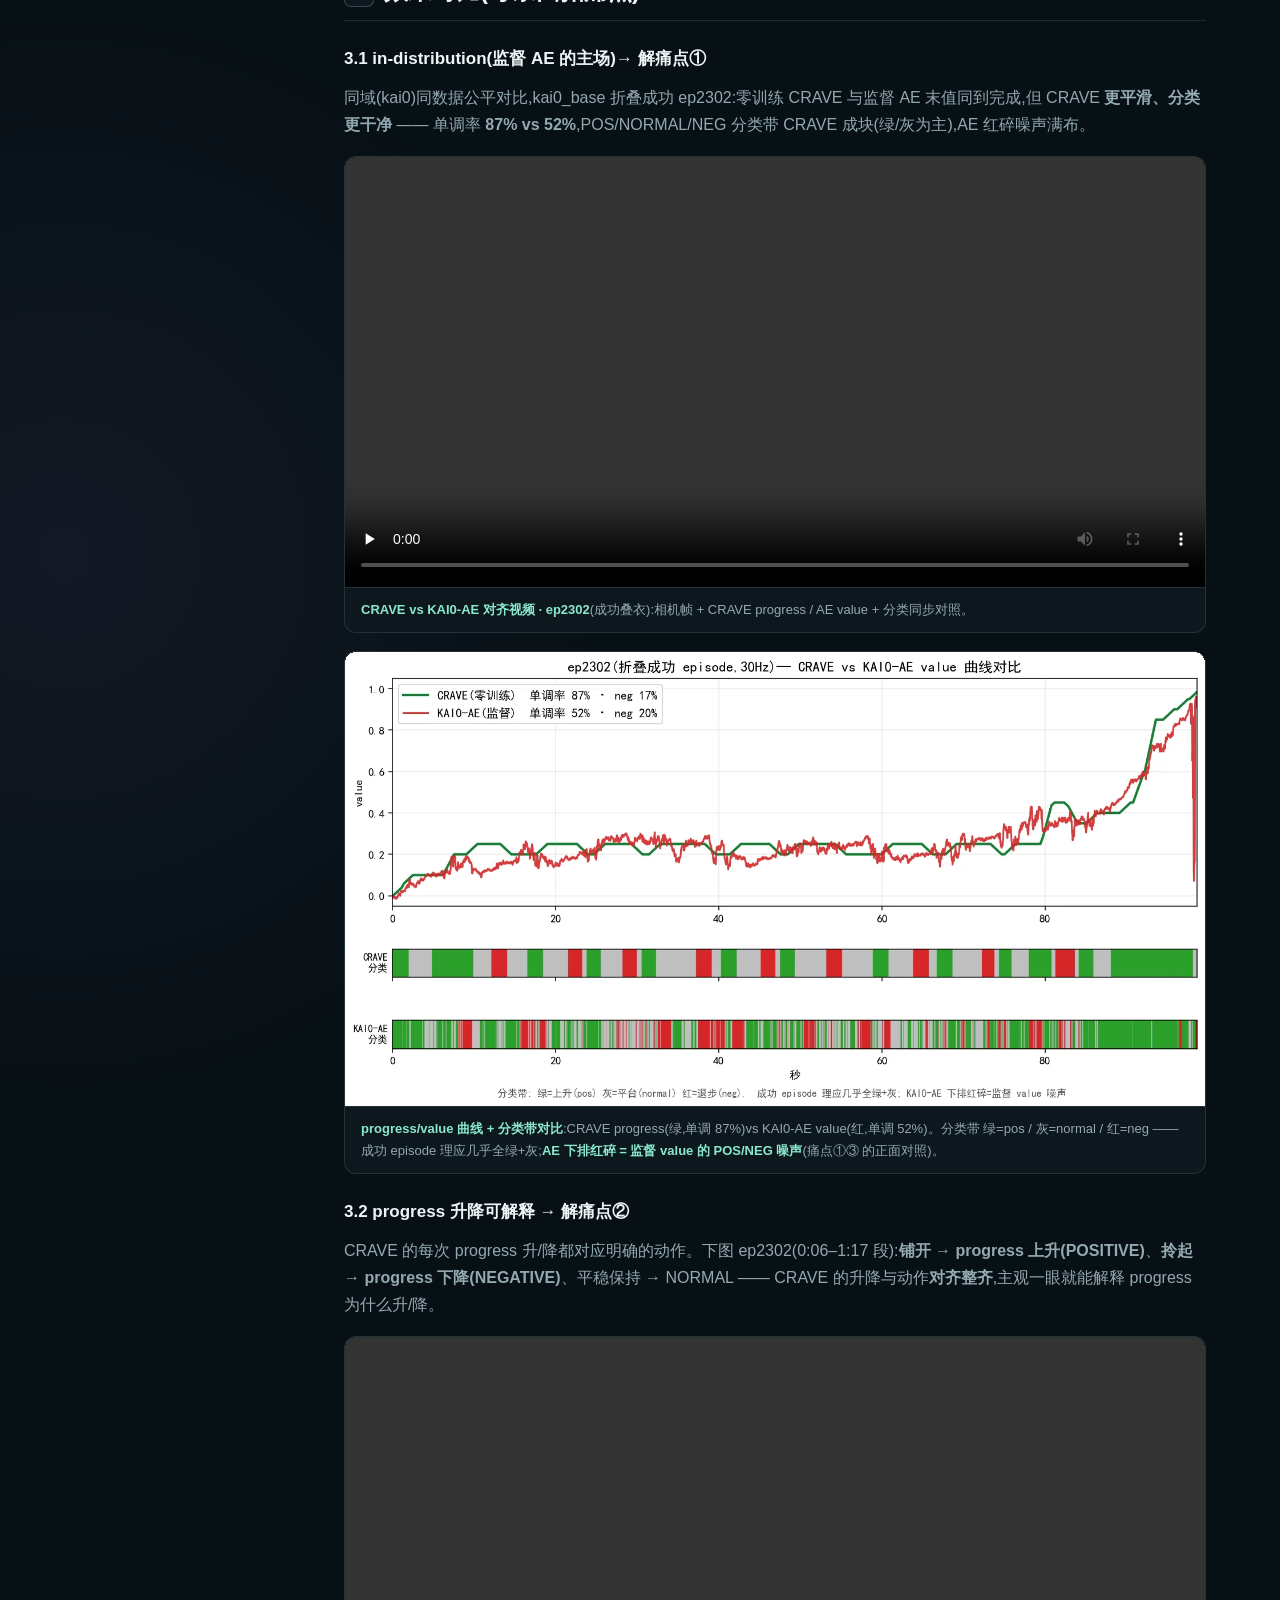
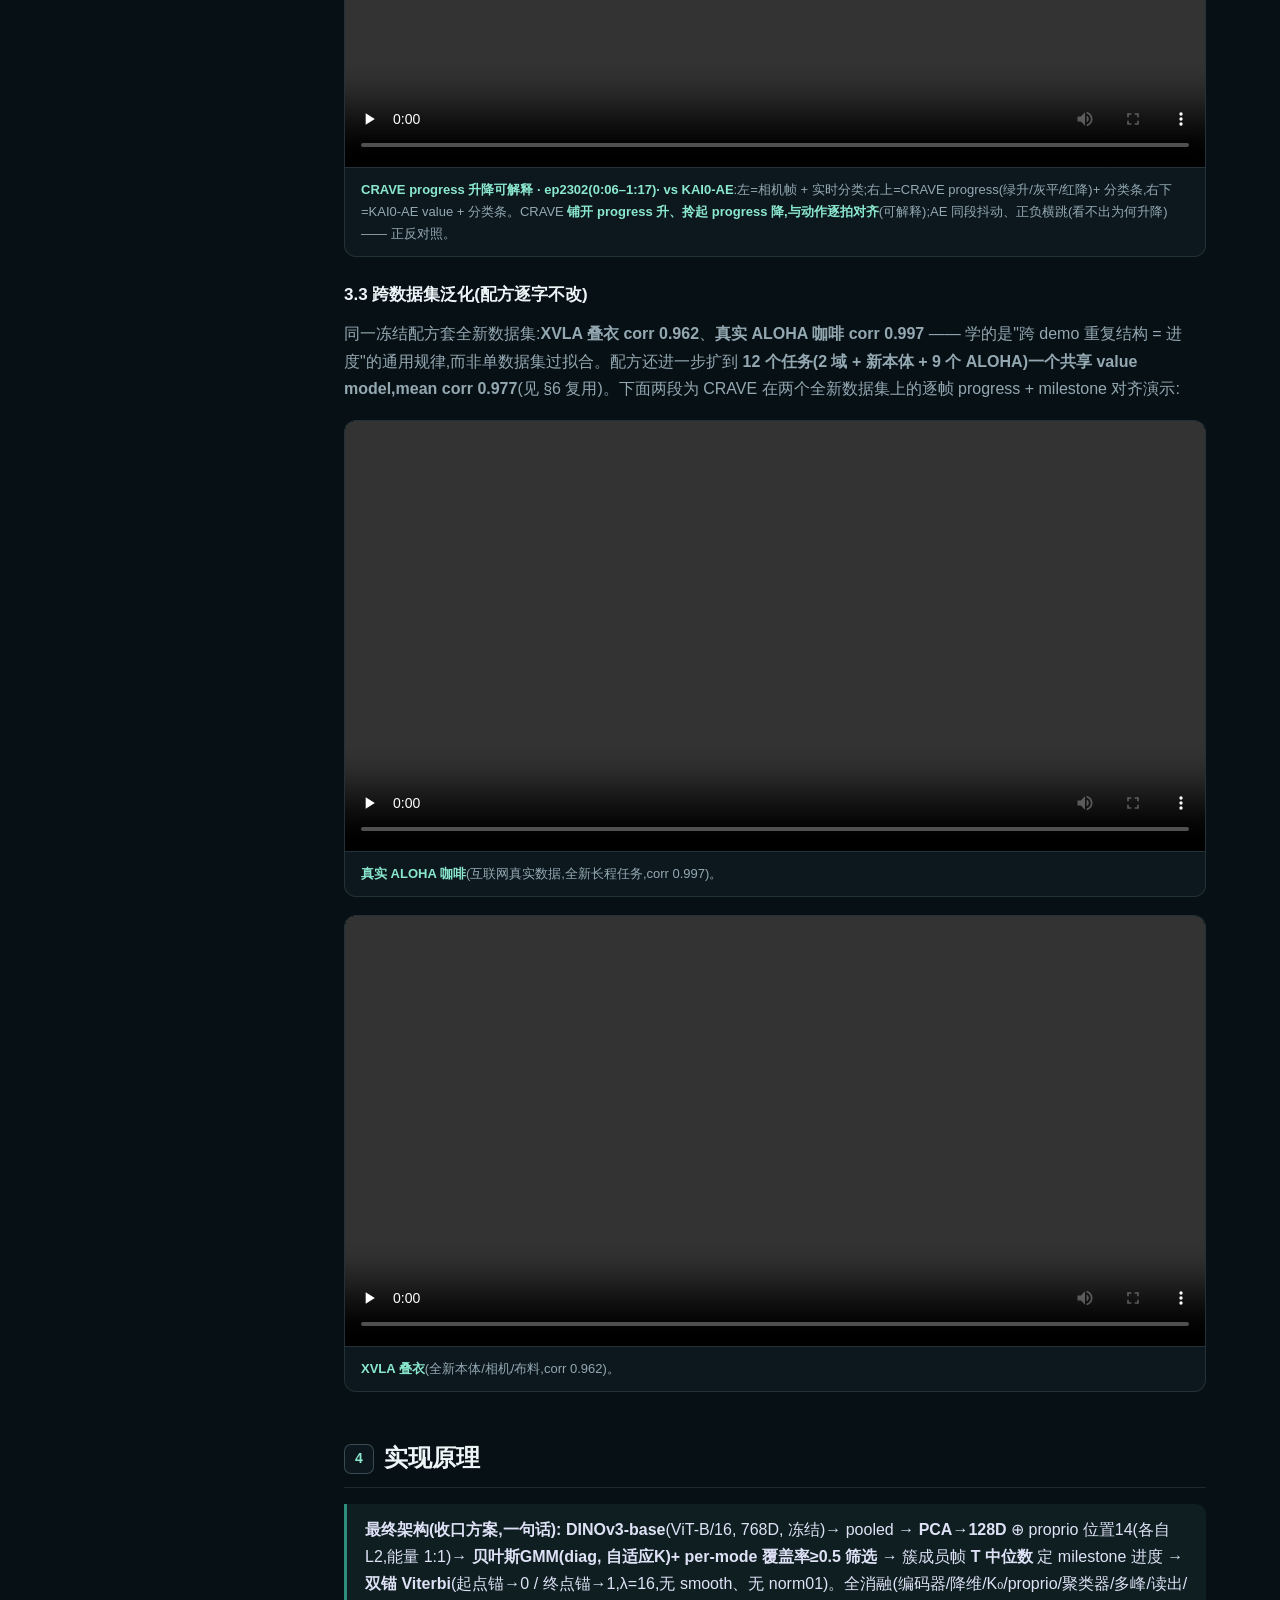
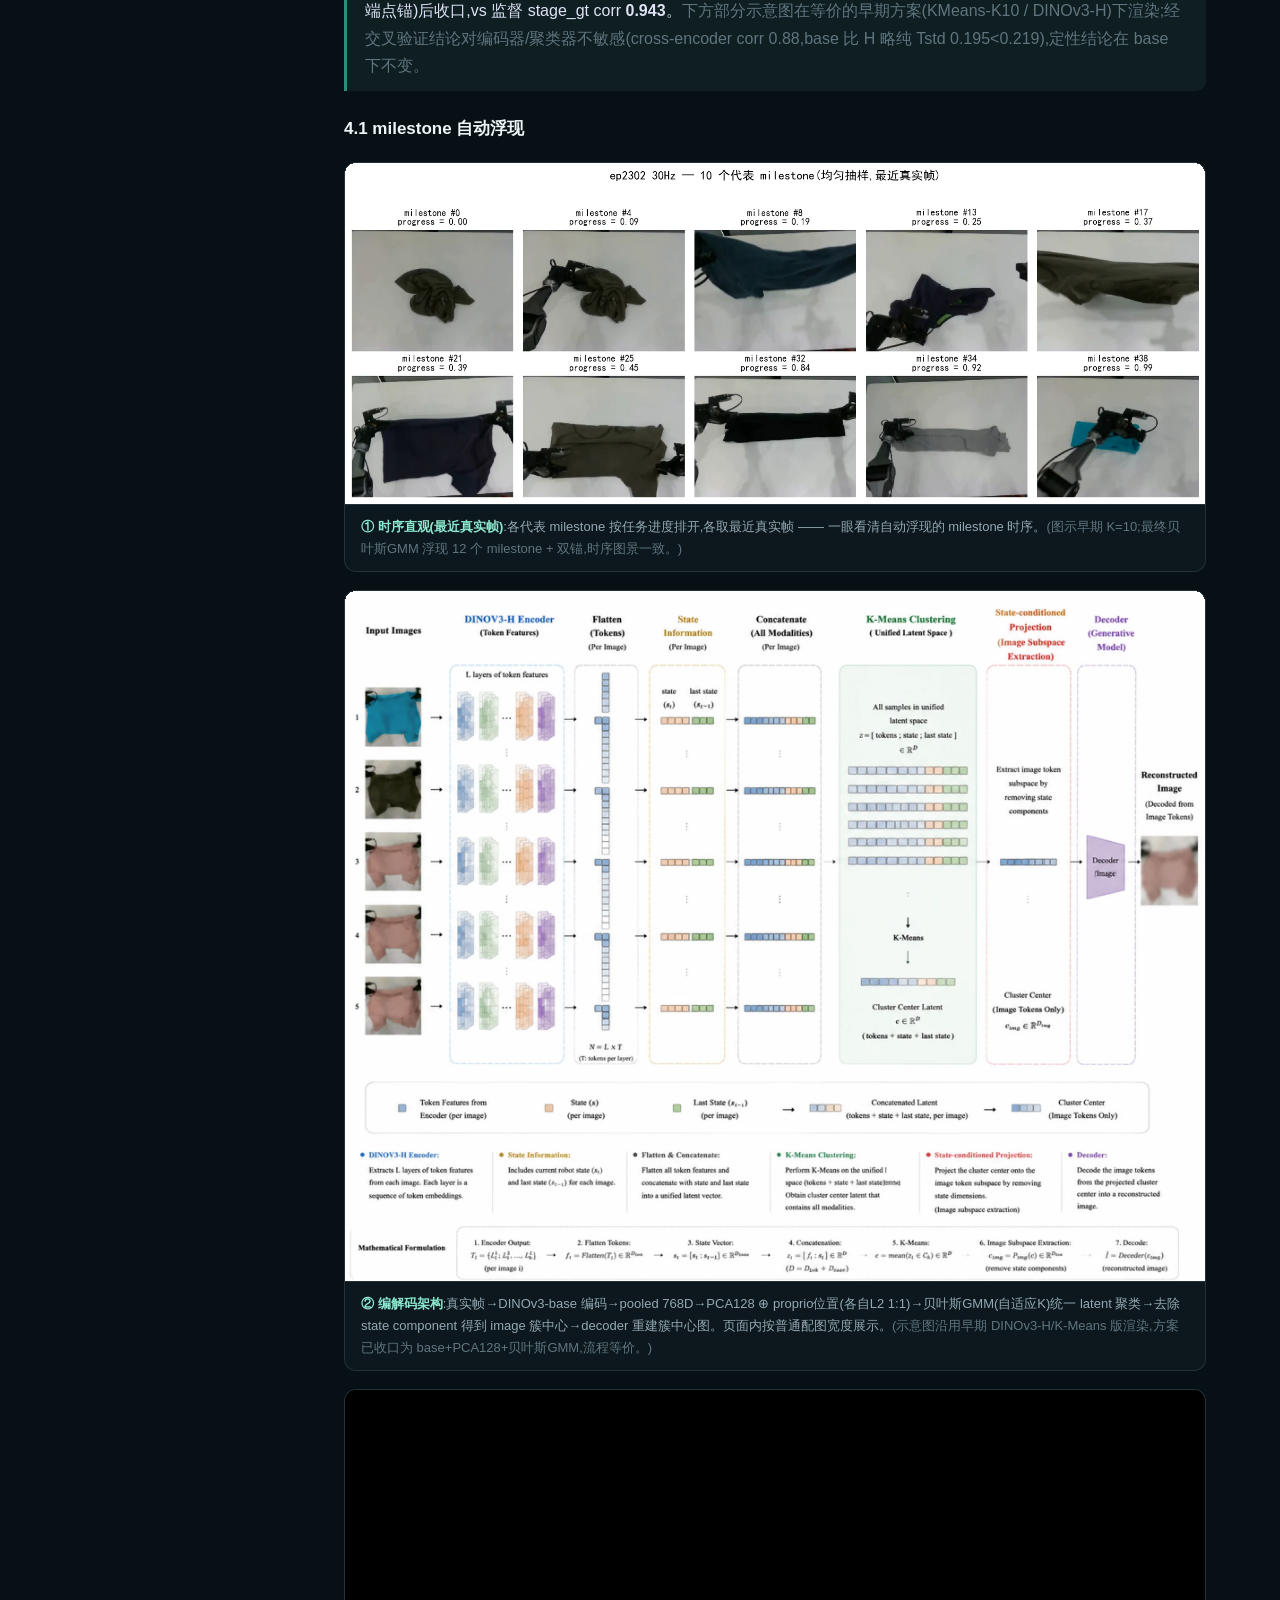
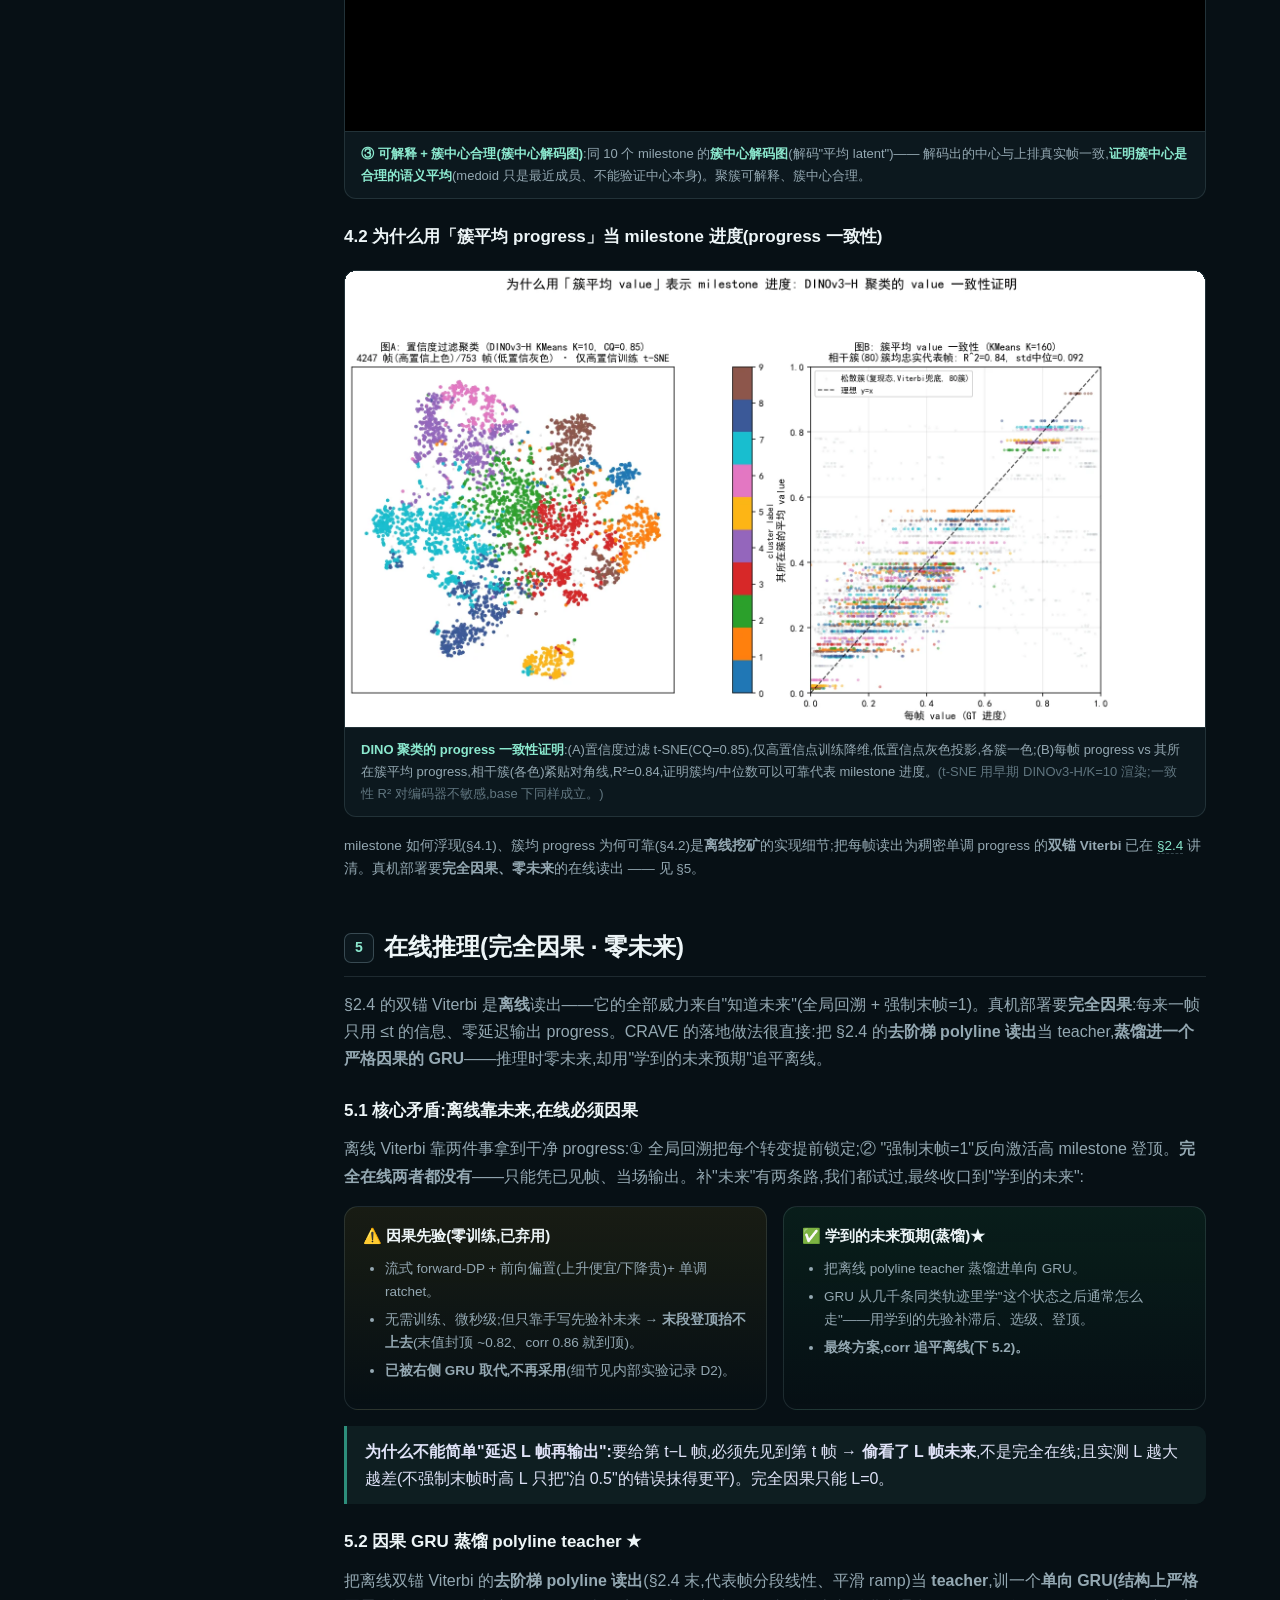
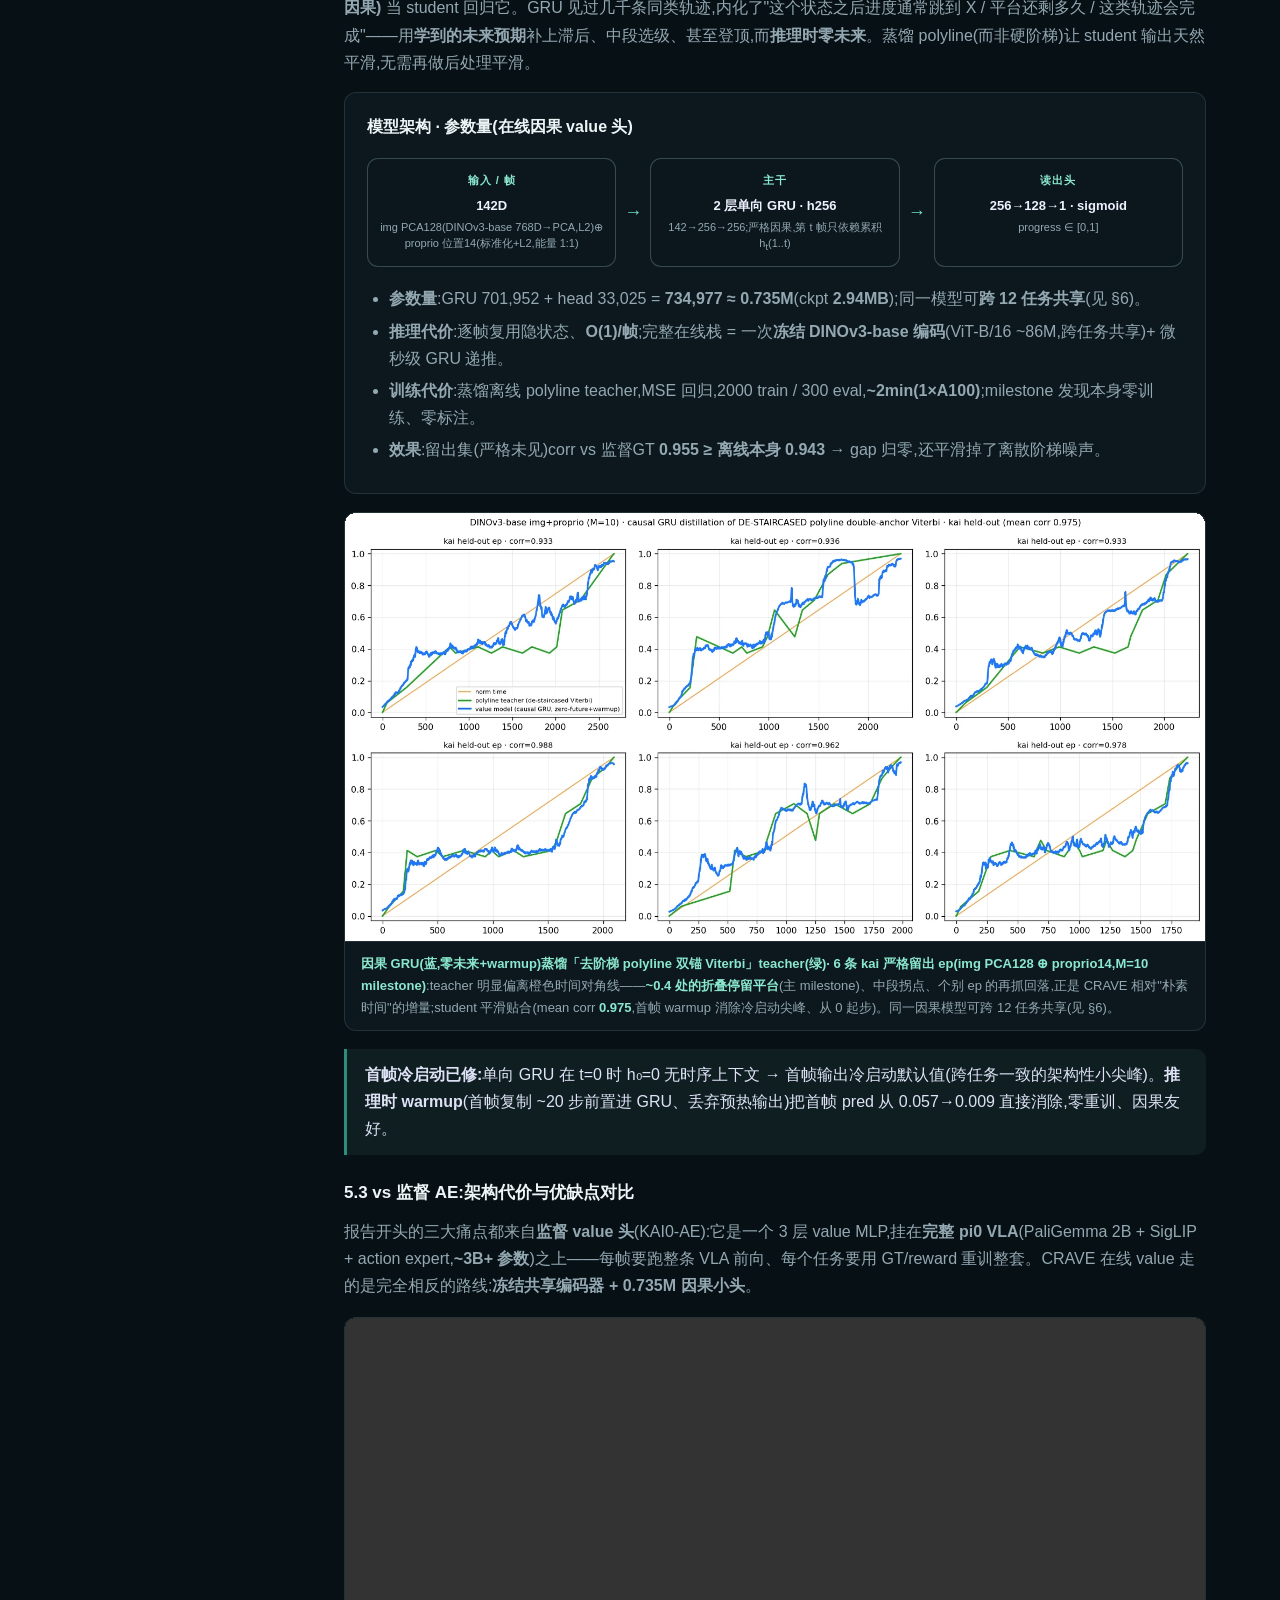
<file: site/reports/crave_report/index.html>
<!DOCTYPE html>
<html lang="zh">
<head>
<meta charset="UTF-8">
<meta name="viewport" content="width=device-width, initial-scale=1.0">
<title>CRAVE:基于共现状态无监督的进度估计</title>
<link rel="icon" href="../../favicon.svg" type="image/svg+xml">
<style>
:root{
  --bg:#020010; --bg2:#05001a; --bg3:#0a0024; --panel:rgba(10,0,36,0.72);
  --border:#1e1a6e; --border2:#3730a3; --text:#e8eaf6; --text2:#9aa2d4; --text3:#5a5e8c;
  --accent:#7c3aed; --accent2:#5b21b6; --accent3:#a78bfa; --glow:rgba(124,58,237,0.35);
  --green:#22c55e; --red:#ef4444; --yellow:#eab308; --blue:#818cf8; --grid:rgba(80,40,200,0.08);
}
*{margin:0;padding:0;box-sizing:border-box}
html{scroll-behavior:smooth}
body{font-family:-apple-system,BlinkMacSystemFont,'Segoe UI','Noto Sans CJK SC',sans-serif;background:var(--bg);color:var(--text);line-height:1.7;position:relative;overflow-x:hidden}
body::before{content:'';position:fixed;inset:0;z-index:0;pointer-events:none;background-image:linear-gradient(var(--grid) 1px,transparent 1px),linear-gradient(90deg,var(--grid) 1px,transparent 1px);background-size:42px 42px}
body::after{content:'';position:fixed;inset:0;z-index:0;pointer-events:none;background:radial-gradient(ellipse 80% 50% at 50% -10%,rgba(79,70,229,0.16) 0%,transparent 70%)}
.wrap{position:relative;z-index:1;max-width:1180px;margin:0 auto;padding:0 24px;display:grid;grid-template-columns:230px 1fr;gap:40px}
@media(max-width:900px){.wrap{grid-template-columns:1fr}.toc{display:none}}
header{position:relative;z-index:1;border-bottom:1px solid var(--border2);background:rgba(5,0,22,0.82);backdrop-filter:blur(10px)}
.hd{max-width:1180px;margin:0 auto;padding:18px 24px;display:flex;align-items:center;justify-content:space-between;gap:16px}
.hd .brand{font-weight:700;letter-spacing:.5px}
.hd .brand b{color:var(--accent3)}
.hd a{color:var(--text2);text-decoration:none;font-size:13px;border:1px solid var(--border2);padding:6px 12px;border-radius:8px;transition:.2s}
.hd a:hover{color:var(--text);border-color:var(--accent);box-shadow:0 0 14px var(--glow)}
.hero{position:relative;z-index:1;text-align:center;padding:56px 24px 24px}
.hero .kicker{display:inline-block;font-size:12px;letter-spacing:2px;color:var(--accent3);border:1px solid var(--border2);border-radius:20px;padding:5px 14px;margin-bottom:18px;text-transform:uppercase}
.hero h1{font-size:38px;line-height:1.25;font-weight:800;background:linear-gradient(120deg,#fff,#a78bfa 60%,#7c3aed);-webkit-background-clip:text;background-clip:text;-webkit-text-fill-color:transparent;margin-bottom:14px}
.hero p.sub{color:var(--text2);font-size:16px;max-width:780px;margin:0 auto}
.hero .meta{margin-top:18px;display:flex;gap:10px;flex-wrap:wrap;justify-content:center}
.hero .meta span{font-size:12px;color:var(--text2);background:var(--bg3);border:1px solid var(--border);border-radius:7px;padding:5px 11px}
.toc{position:sticky;top:24px;align-self:start;font-size:13.5px;border-left:1px solid var(--border);padding-left:16px;max-height:calc(100vh - 48px);overflow:auto}
.toc div{color:var(--text3);font-size:11px;letter-spacing:1.5px;text-transform:uppercase;margin:0 0 10px}
.toc a{display:block;color:var(--text2);text-decoration:none;padding:5px 0;border-left:2px solid transparent;margin-left:-18px;padding-left:16px;transition:.15s}
.toc a:hover{color:var(--accent3);border-left-color:var(--accent)}
main{padding:24px 0 80px;min-width:0}
section{margin-bottom:46px;scroll-margin-top:24px}
h2{font-size:24px;font-weight:700;margin-bottom:14px;padding-bottom:8px;border-bottom:1px solid var(--border);display:flex;align-items:center;gap:10px}
h2 .n{font-size:14px;color:var(--accent3);background:var(--bg3);border:1px solid var(--border2);border-radius:7px;min-width:30px;height:30px;padding:0 7px;display:inline-flex;align-items:center;justify-content:center;flex:none}
h3{font-size:17px;font-weight:650;margin:24px 0 10px;color:var(--accent3)}
.pain{font-size:16px;font-weight:700;margin:26px 0 8px;color:#ff9a9a;display:flex;align-items:center;gap:8px}
.pain .pn{background:rgba(239,68,68,.16);color:#ff8a8a;border-radius:6px;padding:1px 9px;font-size:13px}
p{margin:10px 0;color:#d6daf2}
em{color:var(--accent3);font-style:normal;font-weight:600}
code{background:var(--bg3);border:1px solid var(--border);border-radius:5px;padding:1px 6px;font-size:13px;color:#c7b8ff;font-family:'SF Mono',Menlo,monospace}
ul{margin:10px 0 10px 22px}li{margin:5px 0;color:#d6daf2}
.lead{font-size:16px;color:var(--text2)}
.card{background:var(--panel);border:1px solid var(--border);border-radius:14px;padding:20px 22px;margin:16px 0}
.callout{border-left:3px solid var(--accent);background:linear-gradient(90deg,rgba(124,58,237,0.10),transparent);border-radius:0 10px 10px 0;padding:12px 18px;margin:16px 0;color:#dfe2f7}
.callout.ok{border-left-color:var(--green);background:linear-gradient(90deg,rgba(34,197,94,0.10),transparent)}
.callout.warn{border-left-color:var(--yellow);background:linear-gradient(90deg,rgba(234,179,8,0.10),transparent)}
figure{margin:18px 0;background:var(--bg2);border:1px solid var(--border);border-radius:14px;overflow:hidden}
figure img,figure video{width:100%;display:block;background:#000}
figcaption{padding:11px 16px;font-size:13px;color:var(--text2);border-top:1px solid var(--border)}
figcaption b{color:var(--accent3)}
.vgrid{display:grid;grid-template-columns:1fr 1fr;gap:16px;margin:16px 0}
@media(max-width:680px){.vgrid{grid-template-columns:1fr}}
.placeholder{margin:18px 0;border:1.5px dashed var(--border2);border-radius:14px;padding:34px 20px;text-align:center;color:var(--text3);background:repeating-linear-gradient(45deg,rgba(124,58,237,0.03),rgba(124,58,237,0.03) 12px,transparent 12px,transparent 24px)}
.placeholder .ic{font-size:26px;opacity:.5}
.placeholder .t{color:var(--accent3);font-weight:650;margin:8px 0 4px;font-size:15px}
.placeholder .d{font-size:13px;color:var(--text2);max-width:620px;margin:0 auto}
table{width:100%;border-collapse:collapse;margin:16px 0;font-size:13.5px}
th,td{padding:9px 12px;text-align:left;border-bottom:1px solid var(--border)}
th{color:var(--accent3);font-weight:600;background:var(--bg3)}
td{color:#d6daf2}
tr:hover td{background:rgba(124,58,237,0.05)}
.tag{display:inline-block;font-size:11px;padding:2px 8px;border-radius:6px;font-weight:600}
.tag.g{background:rgba(34,197,94,.16);color:#5ee08a}.tag.r{background:rgba(239,68,68,.16);color:#ff8a8a}
.tag.y{background:rgba(234,179,8,.16);color:#f3d05a}.tag.b{background:rgba(129,140,248,.16);color:#aab4ff}
.stats{display:grid;grid-template-columns:repeat(auto-fit,minmax(170px,1fr));gap:14px;margin:8px 0}
.stat{background:var(--panel);border:1px solid var(--border);border-radius:12px;padding:16px;text-align:center}
.stat .v{font-size:24px;font-weight:800;color:var(--accent3)}
.stat .l{font-size:12px;color:var(--text2);margin-top:4px;line-height:1.4}
footer{position:relative;z-index:1;border-top:1px solid var(--border);padding:26px 24px;text-align:center;color:var(--text3);font-size:13px}
.flow{display:flex;flex-wrap:wrap;align-items:stretch;gap:8px;margin:18px 0}
.flow .node{flex:1;min-width:130px;background:var(--panel);border:1px solid var(--border2);border-radius:11px;padding:12px 10px;text-align:center}
.flow .node .ix{font-size:11px;color:var(--accent3);font-weight:700;letter-spacing:1px}
.flow .node .t{font-size:13px;font-weight:650;margin:5px 0 3px;color:#eef0ff}
.flow .node .d{font-size:11px;color:var(--text2);line-height:1.45}
.flow .arrow{align-self:center;color:var(--accent);font-size:18px;flex:none}
@media(max-width:680px){.flow .arrow{transform:rotate(90deg)}.flow{flex-direction:column}.flow .node{min-width:0}}
.cols2{display:grid;grid-template-columns:1fr 1fr;gap:16px;margin:16px 0}
@media(max-width:680px){.cols2{grid-template-columns:1fr}}
.cols2 .col{border-radius:14px;padding:16px 18px;border:1px solid var(--border)}
.cols2 .col.good{background:linear-gradient(180deg,rgba(34,197,94,0.08),transparent)}
.cols2 .col.bad{background:linear-gradient(180deg,rgba(234,179,8,0.08),transparent)}
.cols2 .col h4{font-size:15px;margin-bottom:8px}
.cols2 .col.good h4{color:#5ee08a}.cols2 .col.bad h4{color:#f3d05a}
.cols2 .col li{font-size:13.5px}
a.link{color:var(--accent3);text-decoration:none;border-bottom:1px dashed var(--border2)}a.link:hover{border-color:var(--accent)}
.latent-stage-figure{background:#07021f}
.milestone-flow-board{padding:16px;display:grid;gap:14px}
.milestone-flow-chain{display:grid;grid-template-columns:.82fr auto .82fr auto 1.55fr;gap:12px;align-items:center}
.milestone-card{border:1px solid rgba(167,139,250,.45);border-radius:10px;background:rgba(12,7,40,.92);overflow:hidden;min-width:0}
.milestone-card.current{border-color:rgba(34,197,94,.58)}
.milestone-card.local{border-color:rgba(234,179,8,.62)}
.milestone-card.goal{border-color:rgba(124,58,237,.72)}
.milestone-card h4{margin:0;padding:9px 11px;font-size:12.5px;line-height:1.35;color:#eef0ff;border-bottom:1px solid rgba(255,255,255,.08)}
.milestone-card.current h4{color:#9af0b7}.milestone-card.local h4{color:#f3d46a}.milestone-card.goal h4{color:#d8c8ff}
.milestone-pair{display:grid;grid-template-columns:1fr 1fr;gap:0;background:#fff}
.milestone-pair img{width:100%;height:auto;display:block;background:#fff}
.milestone-single{background:#fff}
.milestone-single img{width:100%;height:auto;display:block;background:#fff}
.milestone-labels{display:grid;grid-template-columns:1fr 1fr;background:#f4f2ff;border-top:1px solid rgba(0,0,0,.08)}
.milestone-labels span{padding:6px 7px;color:#33285f;font-size:10.5px;font-weight:700;text-align:center}
.milestone-labels.single{grid-template-columns:1fr}
.milestone-note{padding:9px 11px;font-size:11.5px;line-height:1.45;color:var(--text2);min-height:58px}
.milestone-arrow{display:grid;gap:6px;justify-items:center;color:#d8c8ff;font-size:20px;font-weight:800;line-height:1}
.milestone-arrow span{border:1px solid rgba(167,139,250,.42);border-radius:999px;background:rgba(124,58,237,.14);padding:4px 8px;font-size:10.5px;color:#cfc5ff;white-space:nowrap}
.milestone-output-stack{display:grid;grid-template-columns:1fr 1fr;gap:12px;min-width:0}
.milestone-flow-caption{display:grid;grid-template-columns:1fr 1fr;gap:10px}
.milestone-flow-caption div{border:1px solid rgba(255,255,255,.08);border-radius:9px;background:rgba(255,255,255,.035);padding:10px 12px}
.milestone-flow-caption b{display:block;color:#eef0ff;font-size:12px;margin-bottom:3px}
.milestone-flow-caption span{display:block;color:var(--text2);font-size:11.5px;line-height:1.45}
@media(max-width:980px){.milestone-flow-chain{grid-template-columns:1fr}.milestone-output-stack{grid-template-columns:1fr}.milestone-arrow{transform:none}.milestone-flow-caption{grid-template-columns:1fr}.milestone-card h4{font-size:12px}}
</style>
<link rel="stylesheet" href="../../static/report-theme.css">
</head>
<body>

<header><div class="hd">
  <div class="brand"><b>CRAVE</b> · 方法汇报</div>
  <a href="../../">← VisRobot · deepdive_kai</a>
</div></header>

<div class="hero">
  <span class="kicker">Cross-episode Recurrence as Progress Estimation</span>
  <h1>CRAVE:基于共现状态无监督的进度估计</h1>
  <p class="sub">面向观看者的方法汇报:先看清当前监督 value/progress 模型的<b>三个痛点</b>,再看 CRAVE 怎么用"跨 episode 复现 + 簇间转移概率"逐一解决,最后给出<b>效果对比与优缺点</b>。</p>
  <div class="meta">
    <span>零训练 · frozen DINOv3-base</span><span>零人工标注</span>
    <span>跨数据集泛化</span><span>退步信号干净</span>
  </div>
</div>

<div class="wrap">
<nav class="toc">
  <div>目录</div>
  <a href="#tldr">TL;DR 关键结论</a>
  <a href="#pain">1 · 现状与三大痛点</a>
  <a href="#idea">2 · CRAVE 核心思想</a>
  <a href="#compare">3 · 效果对比</a>
  <a href="#mech">4 · 实现原理(milestone 挖矿)</a>
  <a href="#online">5 · 在线推理(因果)</a>
  <a href="#summary">6 · 优缺点与选型</a>
  <a href="#next">7 · 下一步计划</a>
</nav>

<main>

<!-- ════ TL;DR ════ -->
<section id="tldr">
<h2><span class="n">TL;DR</span>关键结论</h2>
<p class="lead">用监督模型一半的代价,拿到同等或更稳、还能跨任务直接复用的 progress。</p>
<div class="stats">
  <div class="stat"><div class="v">零训练</div><div class="l">frozen 特征 + 聚类 + DP,无梯度更新、无人工标注</div></div>
  <div class="stat"><div class="v">100% vs 52%</div><div class="l">in-distribution 单调性(CRAVE vs 监督 AE),且打平 corr</div></div>
  <div class="stat"><div class="v">7% vs 45%</div><div class="l">真机 OOD 退步帧占比:CRAVE 稀疏对齐真事件 / AE 弥散</div></div>
  <div class="stat"><div class="v">0.962 / 0.997</div><div class="l">跨数据集泛化 corr(XVLA 叠衣 / 真实 ALOHA 咖啡),配方逐字不改</div></div>
</div>
</section>

<!-- ════ 1. 痛点 ════ -->
<section id="pain">
<h2><span class="n">1</span>现状:当前监督 value/progress 模型的三大痛点</h2>
<p><b>稠密进度模型是干嘛的?</b> AWBC / RL 类训练需要每帧"任务完成到几成"的稠密进度信号,再由进度变化派生出 <span class="tag g">POSITIVE</span>(该学)或 <span class="tag r">NEGATIVE</span>(该避)的动作标签。当前主流做法是<b>监督训练</b>一个 value/progress 头。</p>
<div class="flow">
  <div class="node"><div class="ix">数据</div><div class="t">demo / rollout</div><div class="d">相机 + 动作</div></div>
  <div class="arrow">→</div>
  <div class="node"><div class="ix">标注 / 奖励</div><div class="t">stage_progress_gt</div><div class="d">人工 / 规则 / reward 派生</div></div>
  <div class="arrow">→</div>
  <div class="node"><div class="ix">训练</div><div class="t">pi0-AE value 头</div><div class="d">监督回归(每任务重训)</div></div>
  <div class="arrow">→</div>
  <div class="node"><div class="ix">输出</div><div class="t">absolute_value</div><div class="d">+ advantage(P/N)</div></div>
</div>
<p style="color:var(--text2);font-size:13.5px">KAI0-AE = 上述监督路线;PI 系(π*0.6-RECAP 等)可用监督进度差或外部奖励派生训练信号,流程类似。</p>

<div class="pain"><span class="pn">痛点 ①</span>AE 输出抖动严重 → POSITIVE/NEGATIVE 评价极不稳定、互相交错</div>
<p>监督 value 逐帧抖动,导致 AWBC 的正/负标签在同一段动作里来回横跳——学到的是噪声而非真信号。下图 kai0_base <b>ep2302</b>(成功叠衣)的 KAI0-AE 四联图:① absolute_value(进度值)→ ② relative_value(AE 直出、P/N 依据)<b>在 0 附近剧烈抖动、正负翻转 256 次</b> → ③ 二档(pos/neg)分类条<b>红绿满屏交错</b>,④ 三档(加 deadband)仍 churn。同一段成功动作被反复标成 NEGATIVE = 纯噪声。</p>
<figure>
  <img loading="lazy" decoding="async" src="assets/pain1_supervised_ae_labels_rollout_r2302.webp" alt="KAI0-AE absolute/relative value 及 P/N 分类(抖动)">
  <figcaption><b>痛点① · KAI0-AE ep2302</b>:absolute_value / relative_value + 二档·三档 P/N 分类——relative_value 抖动 → 正负逐帧横跳(256 次翻转)。<span style="color:var(--text3)">(备份样例 ep2238 见 assets)</span></figcaption>
</figure>

<div class="pain"><span class="pn">痛点 ②</span>positive/negative 不够明确——很多地方主观看不出 value 为什么升/降(可解释性差)</div>
<p>传统 value 在不少帧上升降缺乏可解释性。下面是几条<b>较长 kai0_base episode</b>的 KAI0-AE value + 分类条(绿 POS / 灰 NORMAL / 红 NEG),配相机帧——可直观看到"看不出凭什么升降"的片段。<b>都是成功叠衣 episode,AE 却标 14–23% 为 NEGATIVE = 纯噪声</b>:</p>
<figure>
  <video src="assets/supervised_ae_value_rollout_r2238.mp4" controls preload="none"></video>
  <figcaption><b>KAI0-AE value · kai0_base ep2238</b>(80s,成功 episode):分类条按 <b>relative_value</b> 算,AE 标 NEG 23% / POS 50% 红绿横跳。左相机帧 + 实时标签。<span style="color:var(--text3)">(原始素材,待裁出精彩短片)</span></figcaption>
</figure>
<p style="color:var(--text3);font-size:12.5px">注:P/N 分类按 AE 直出的 relative_value(与痛点① 一致),非 Δabsolute_value 差分。</p>

<div class="pain"><span class="pn">痛点 ③</span>叠衣任务末端大概率"突然下跌 → 恢复"</div>
<p>根因:用<b>相似度度量</b>,折叠动作让画面外观骤变 → 与"已折叠"原型的相似度骤降 → value 假跌,折完才恢复(对折叠过程的相似度不鲁棒)。下面两段叠衣收尾实例直观可见 value <b>突然下跌 → 恢复</b>:</p>
<figure><video src="assets/pain3_endfold_rollout_r2302.mp4" controls preload="none"></video><figcaption><b>末端实例 · ep2302</b>(1:34 → 末):叠衣收尾段 value 突然下跌 → 恢复。</figcaption></figure>
<figure><video src="assets/pain3_endfold_rollout_r2238.mp4" controls preload="none"></video><figcaption><b>末端实例 · ep2238</b>(1:10 → 末):同样的末端假跌 → 恢复。</figcaption></figure>

<div class="callout warn"><b>小结:</b>三个痛点(抖动→标签不稳 / 升降不可解释 / 末端假跌)叠加<b>人工标注、循环论证、每任务重训</b>的成本 → 这正是 CRAVE 要解决的。</div>
</section>

<!-- ════ 2. 核心思想 ════ -->
<section id="idea">
<h2><span class="n">2</span>CRAVE 核心思想</h2>
<h3>2.0 痛点 → CRAVE 怎么解</h3>
<table>
<thead><tr><th>痛点</th><th>CRAVE 怎么解</th></tr></thead>
<tbody>
<tr><td><b>① AE 抖动 → 正负交错</b></td><td>milestone 阶梯 + 双锚 Viterbi-DP 全局最优 → progress 平滑单调,正负<b>段化稀疏</b>而非逐帧横跳</td></tr>
<tr><td><b>② 升降不可解释</b></td><td>progress = "在哪个反复出现的 milestone 簇上" → 每次升/降都能<b>指着具体 milestone</b>说清楚</td></tr>
<tr><td><b>③ 末端相似度假跌</b></td><td>不只看瞬时相似度:转移惩罚 + <b>簇间转移概率</b>(知道"末段不会跳回起始态")→ 压住假跌</td></tr>
</tbody>
</table>

<h3>2.1 灵感来源:反复出现 = 任务必经结构</h3>
<p>同一任务的众多 demo 里,<b>关键 milestone 会在不同 episode 反复出现</b>(抓取→摊开→对折→叠好)。把"跨 episode 的统计重复性"当作无标签的监督信号:<b>反复出现的状态 = 任务必经 milestone</b>。</p>
<figure>
  <img loading="lazy" decoding="async" src="assets/recurrence_milestone.webp" alt="同一 milestone 在不同 episode 反复出现">
  <figcaption><b>反复出现 = 任务必经结构</b>:一个高覆盖的 kai0 簇(任务进度≈0.60,<b>覆盖 50% episodes</b>)—— 左=<b>簇中心解码图</b>(解码"平均 latent"→ 与右侧真实帧一致,证明簇中心是合理的语义平均),右=该状态在 6 条不同 episode(甚至不同布料颜色)里反复出现的真实帧。CRAVE 正是把这种"跨 episode 复现"当作 progress 来源。</figcaption>
</figure>
<h3>2.2 三步直觉(全程零训练)</h3>
<div class="flow">
  <div class="node"><div class="ix">① 特征</div><div class="t">frozen DINOv3-base</div><div class="d">最优编码器(base&gt;H,相位更纯);每帧 → 768D pooled(冻结,无训练)</div></div>
  <div class="arrow">→</div>
  <div class="node"><div class="ix">② 聚类</div><div class="t">找"反复出现的态"</div><div class="d">共享PCA128 → 贝叶斯GMM(自动K)+ 覆盖率≥0.5 → 自动浮现 milestone</div></div>
  <div class="arrow">→</div>
  <div class="node"><div class="ix">③ 读出</div><div class="t">双锚 Viterbi-DP</div><div class="d">milestone + 起点/终点锚 → 稠密单调 progress</div></div>
</div>
<p style="color:var(--text2);font-size:13.5px">全链无梯度更新:DINOv3-base 冻结 + PCA + 贝叶斯GMM + 双锚 DP,没有任何可学习参数被训练。</p>
<figure><img loading="lazy" decoding="async" src="assets/bgmm_milestone_overview.webp" alt="贝叶斯GMM 自动浮现的 12 个 milestone:簇中心代表帧 + 每簇 value 分布 + 覆盖率">
  <figcaption><b>步骤② 的产物:贝叶斯GMM 自动浮现 12 个 milestone(自动定 K,无需预设簇数)</b> —— <b>上排</b>=每个 milestone 的<b>簇中心代表帧</b>(标 <code>v=</code> 该簇成员的进度中位数,从 0.01 抓取 → 0.96 叠好,按进度自动排开);<b>中排</b>=每个簇成员的 <b>T(进度)分布直方图</b>(红线=median → 就用它当该 milestone 的进度值),分布<b>窄而单峰</b> = 同簇的帧确实集中在任务同一阶段(时间纯);<b>下排</b>=每个 mode 的<b>跨 episode 覆盖率</b>(cov%,只保留 ≥50% 的簇 → 过滤偶发态、留下"反复出现的必经 milestone")。这张图正是"② 找反复出现的态 → 自动浮现 milestone + 定进度"的完整可视化。</figcaption>
</figure>

<h3>2.3 充分利用「簇间转移概率」(直接解痛点③)</h3>
<p>从 demo 统计"当前 milestone 的下一个最可能是谁"的经验概率 <code>P(next | cur)</code>,折进 DP:它知道"末段几乎不会跳回起始态",于是把相似度造成的末端假跌重罚压住。质量集中在对角线右上(单向前进 + 合法跳级),"中段→起始"近乎为 0。</p>
<figure>
  <img loading="lazy" decoding="async" src="assets/transition_matrix.webp" alt="簇间转移概率矩阵">
  <figcaption><b>经验簇间转移矩阵</b> <code>P(next|cur)</code>:对角线右上为主(任务单向前进),"中段→起始"≈0 → 循环态 alias 被先验重罚。</figcaption>
</figure>

<h3>2.4 读出:双锚 Viterbi-DP(离线标准)</h3>
<p>有了 milestone(§2.2)与簇间转移概率(§2.3),最后一步用 <b>Viterbi 动态规划</b>把每帧读出为稠密单调 progress —— 这是 CRAVE 的<b>离线标准读出</b>:</p>
<p><b>① Viterbi 全局最优路径(含簇间转移概率,压末端假跌)：</b>不是单帧独立决策,而是用全局动态规划把整条轨迹的 milestone 序列一次解出——单帧因光照/褶皱/角度突变导致的抖动,被路径连贯性(转移罚 λ|Δbin|)平滑掉,得到平滑单调的阶梯 progress。DP 里还折进了从 demo 统计的<b>簇间转移概率</b>(见 <a class="link" href="#idea">§2.3</a>,"中段→起始"≈0):它知道"任务只能往前推进、末段几乎不会跳回起始态",于是当某帧突然像起始态(折叠时画面骤变→相似度假跌)也不会跟丢、progress 不暴跌——<b>直接解掉痛点③</b>。</p>
<figure><img loading="lazy" decoding="async" src="assets/viterbi_mechanism.webp" alt="Viterbi 机制"><figcaption><b>① 无 Viterbi</b>(逐帧最近 milestone,乱抖)<b>→ ② Viterbi</b>(平滑单调 mono≈0.8→0.98);全局 DP 把整条 milestone 序列一次解出、单帧抖动被路径连贯性抹平,叠加簇间转移概率进一步压住末端假跌。</figcaption></figure>

<p><b>② 双锚(替代 per-ep norm01,关键修正)：</b>起点锚=全 ep 首 3 帧均值→固定为 <b>0</b>,终点锚=全 ep 末 3 帧均值→固定为 <b>1</b>;Viterbi 强制首帧=bin0、末帧=bin1.0。这样 raw 值天然 0→1(不再靠 per-ep min-max 拉伸掩盖"达顶失败"),且 DP 为登顶<b>必阶梯经过高 milestone</b>(0.6→0.83→0.96)→ 高 milestone 被激活、中段形状诚实。标准读出<b>不加 smooth、不加 norm01</b>,vs 监督 stage_gt corr <b>0.943</b>、单调 0.981、末值 0.999。</p>
<figure><img loading="lazy" decoding="async" src="assets/anchor_vs_noanchor.webp" alt="带双锚 vs 不带双锚:两条失败案例与监督 progress_gt 对比">
  <figcaption><b>② 带双锚 vs 不带双锚 · 两条失败案例(ep2972 / 2360,以监督 progress_gt 为参照)</b>:在 raw 动态范围小的 ep 上,<span style="color:#d98b00"><b>橙=不带双锚 + per-ep norm01</b></span> 按每条自身极值拉伸、把噪声放大成<b>方波</b>(corr <b>0.14 / 0.39</b>);而 <span style="color:#2ca02c"><b>绿=带双锚</b></span> 保持 milestone 绝对尺度、干净贴合 <span style="color:#555"><b>灰=监督 GT</b></span>(corr <b>0.95 / 0.82</b>)。这类难例正是双锚的价值——<b>不靠 per-ep 拉伸、尺度一致、对难例稳健</b>。全 1000 条 ep 上 <b>双锚 mean corr 0.936 vs norm01 0.862</b>:成功 demo 上二者接近(双锚无害),整体差距正来自这条"失败尾巴"。</figcaption>
</figure>

<p><b>③ 去阶梯 polyline(平滑版)：</b>硬阶梯可再<b>去阶梯</b>成平滑曲线——每个连续 milestone 段取离簇心最近的<b>代表帧</b>钉在簇值,相邻代表帧之间<b>线性连成折线</b>。得到锚在"最典型帧"上的分段线性 ramp(vs 监督 GT corr <b>0.957</b>,更贴平滑 GT)。<b>§5.2 的在线 GRU 蒸馏的正是这条去阶梯 polyline teacher</b>。</p>
<figure><img loading="lazy" decoding="async" src="assets/polyline_vs_step.webp" alt="去阶梯 polyline vs 硬阶梯 step vs 监督GT · 9 随机 ep">
  <figcaption><b>③ 去阶梯 polyline vs 硬阶梯 · 9 条随机 ep</b>:<span style="color:#e8830c">橙=监督GT</span>、<span style="color:#7aa8ff">蓝=硬阶梯 step</span>、<span style="color:#d62728">红=代表帧折线 polyline</span>(<b>黑点=各 milestone 段最贴簇心的代表帧锚点</b>)。polyline 把阶梯拉成分段线性 ramp、更贴平滑 GT——折线 vs GT 普遍 ≥ 阶梯 vs GT(如 ep143 0.969&gt;0.951)。这条 polyline 就是 §5.2 在线 GRU 蒸馏的 teacher。</figcaption>
</figure>
<p style="color:var(--text2);font-size:13.5px">以上是<b>离线</b>读出(需整条 episode)。真机部署要<b>完全因果、零未来</b>的在线读出 —— 见 §5。</p>

</section>

<!-- ════ 3. 机制(折叠) ════ -->
<!-- ════ 3. 效果对比 ════ -->
<section id="compare">
<h2><span class="n">3</span>效果对比(每条回扣痛点)</h2>

<h3>3.1 in-distribution(监督 AE 的主场)→ 解痛点①</h3>
<p>同域(kai0)同数据公平对比,kai0_base 折叠成功 ep2302:零训练 CRAVE 与监督 AE 末值同到完成,但 CRAVE <b>更平滑、分类更干净</b> —— 单调率 <b>87% vs 52%</b>,POS/NORMAL/NEG 分类带 CRAVE 成块(绿/灰为主),AE 红碎噪声满布。</p>
<figure><video src="assets/crave_vs_supervised_ae_full_rollout_r2302.mp4" controls preload="none"></video><figcaption><b>CRAVE vs KAI0-AE 对齐视频 · ep2302</b>(成功叠衣):相机帧 + CRAVE progress / AE value + 分类同步对照。</figcaption></figure>
<figure><img loading="lazy" decoding="async" src="assets/crave_vs_supervised_ae_value_compare.webp" alt="CRAVE vs AE value+分类对比">
  <figcaption><b>progress/value 曲线 + 分类带对比</b>:CRAVE progress(绿,单调 87%)vs KAI0-AE value(红,单调 52%)。分类带 绿=pos / 灰=normal / 红=neg —— 成功 episode 理应几乎全绿+灰;<b>AE 下排红碎 = 监督 value 的 POS/NEG 噪声</b>(痛点①③ 的正面对照)。</figcaption>
</figure>

<h3>3.2 progress 升降可解释 → 解痛点②</h3>
<p>CRAVE 的每次 progress 升/降都对应明确的动作。下图 ep2302(0:06–1:17 段):<b>铺开 → progress 上升(POSITIVE)</b>、<b>拎起 → progress 下降(NEGATIVE)</b>、平稳保持 → NORMAL —— CRAVE 的升降与动作<b>对齐整齐</b>,主观一眼就能解释 progress 为什么升/降。</p>
<figure><video src="assets/value_interp_video_rollout_r2302.mp4" controls preload="none"></video>
  <figcaption><b>CRAVE progress 升降可解释 · ep2302(0:06–1:17)· vs KAI0-AE</b>:左=相机帧 + 实时分类;右上=CRAVE progress(绿升/灰平/红降)+ 分类条,右下=KAI0-AE value + 分类条。CRAVE <b>铺开 progress 升、拎起 progress 降,与动作逐拍对齐</b>(可解释);AE 同段抖动、正负横跳(看不出为何升降)—— 正反对照。</figcaption>
</figure>

<h3>3.3 跨数据集泛化(配方逐字不改)</h3>
<p>同一冻结配方套全新数据集:<b>XVLA 叠衣 corr 0.962</b>、<b>真实 ALOHA 咖啡 corr 0.997</b> —— 学的是"跨 demo 重复结构 = 进度"的通用规律,而非单数据集过拟合。配方还进一步扩到 <b>12 个任务(2 域 + 新本体 + 9 个 ALOHA)一个共享 value model,mean corr 0.977</b>(见 §6 复用)。下面两段为 CRAVE 在两个全新数据集上的逐帧 progress + milestone 对齐演示:</p>
<figure><video src="assets/generalize_coffee_video.mp4" controls preload="none"></video><figcaption><b>真实 ALOHA 咖啡</b>(互联网真实数据,全新长程任务,corr 0.997)。</figcaption></figure>
<figure><video src="assets/generalize_xvla_video.mp4" controls preload="none"></video><figcaption><b>XVLA 叠衣</b>(全新本体/相机/布料,corr 0.962)。</figcaption></figure>
</section>

<!-- ════ 4. 实现原理 ════ -->
<section id="mech">
<h2><span class="n">4</span>实现原理</h2>
<div class="callout"><b>最终架构(收口方案,一句话):</b> <b>DINOv3-base</b>(ViT-B/16, 768D, 冻结)→ pooled → <b>PCA→128D</b> ⊕ proprio 位置14(各自 L2,能量 1:1)→ <b>贝叶斯GMM(diag, 自适应K)+ per-mode 覆盖率≥0.5 筛选</b> → 簇成员帧 <b>T 中位数</b> 定 milestone 进度 → <b>双锚 Viterbi</b>(起点锚→0 / 终点锚→1,λ=16,无 smooth、无 norm01)。全消融(编码器/降维/K₀/proprio/聚类器/多峰/读出/端点锚)后收口,vs 监督 stage_gt corr <b>0.943</b>。<span style="color:var(--text3)">下方部分示意图在等价的早期方案(KMeans-K10 / DINOv3-H)下渲染;经交叉验证结论对编码器/聚类器不敏感(cross-encoder corr 0.88,base 比 H 略纯 Tstd 0.195&lt;0.219),定性结论在 base 下不变。</span></div>
<h3>4.1 milestone 自动浮现</h3>
<figure><img loading="lazy" decoding="async" src="assets/milestone_repr_frames.webp" alt="代表 milestone 的最近真实帧"><figcaption><b>① 时序直观(最近真实帧)</b>:各代表 milestone 按任务进度排开,各取最近真实帧 —— 一眼看清自动浮现的 milestone 时序。<span style="color:var(--text3)">(图示早期 K=10;最终贝叶斯GMM 浮现 12 个 milestone + 双锚,时序图景一致。)</span></figcaption></figure>
<figure>
  <a href="assets/encoder_decoder_arch_hq.webp" target="_blank" rel="noopener"><img loading="lazy" decoding="async" src="assets/encoder_decoder_arch_hq.webp" alt="CRAVE 编解码架构图高清版"></a>
  <figcaption><b>② 编解码架构</b>:真实帧→DINOv3-base 编码→pooled 768D→PCA128 ⊕ proprio位置(各自L2 1:1)→贝叶斯GMM(自适应K)统一 latent 聚类→去除 state component 得到 image 簇中心→decoder 重建簇中心图。页面内按普通配图宽度展示。<span style="color:var(--text3)">(示意图沿用早期 DINOv3-H/K-Means 版渲染,方案已收口为 base+PCA128+贝叶斯GMM,流程等价。)</span></figcaption>
</figure>
<figure><img loading="lazy" decoding="async" src="assets/milestone_repr_decode.webp" alt="10 个代表 milestone 的簇中心解码图"><figcaption><b>③ 可解释 + 簇中心合理(簇中心解码图)</b>:同 10 个 milestone 的<b>簇中心解码图</b>(解码"平均 latent")—— 解码出的中心与上排真实帧一致,<b>证明簇中心是合理的语义平均</b>(medoid 只是最近成员、不能验证中心本身)。聚簇可解释、簇中心合理。</figcaption></figure>
<h3>4.2 为什么用「簇平均 progress」当 milestone 进度(progress 一致性)</h3>
<figure><img loading="lazy" decoding="async" src="assets/value_consistency_proof.webp" alt="progress 一致性证明">
  <figcaption><b>DINO 聚类的 progress 一致性证明</b>:(A)置信度过滤 t-SNE(CQ=0.85),仅高置信点训练降维,低置信点灰色投影,各簇一色;(B)每帧 progress vs 其所在簇平均 progress,相干簇(各色)紧贴对角线,R²=0.84,证明簇均/中位数可以可靠代表 milestone 进度。<span style="color:var(--text3)">(t-SNE 用早期 DINOv3-H/K=10 渲染;一致性 R² 对编码器不敏感,base 下同样成立。)</span></figcaption>
</figure>
<p style="color:var(--text2);font-size:13.5px">milestone 如何浮现(§4.1)、簇均 progress 为何可靠(§4.2)是<b>离线挖矿</b>的实现细节;把每帧读出为稠密单调 progress 的<b>双锚 Viterbi</b> 已在 <a class="link" href="#idea">§2.4</a> 讲清。真机部署要<b>完全因果、零未来</b>的在线读出 —— 见 §5。</p>
</section>

<!-- ════ 5. 在线推理 ════ -->
<section id="online">
<h2><span class="n">5</span>在线推理(完全因果 · 零未来)</h2>
<p class="lead">§2.4 的双锚 Viterbi 是<b>离线</b>读出——它的全部威力来自"知道未来"(全局回溯 + 强制末帧=1)。真机部署要<b>完全因果</b>:每来一帧只用 ≤t 的信息、零延迟输出 progress。CRAVE 的落地做法很直接:把 §2.4 的<b>去阶梯 polyline 读出</b>当 teacher,<b>蒸馏进一个严格因果的 GRU</b>——推理时零未来,却用"学到的未来预期"追平离线。</p>

<h3>5.1 核心矛盾:离线靠未来,在线必须因果</h3>
<p>离线 Viterbi 靠两件事拿到干净 progress:① 全局回溯把每个转变提前锁定;② "强制末帧=1"反向激活高 milestone 登顶。<b>完全在线两者都没有</b>——只能凭已见帧、当场输出。补"未来"有两条路,我们都试过,最终收口到"学到的未来":</p>
<div class="cols2">
  <div class="col bad"><h4>⚠️ 因果先验(零训练,已弃用)</h4><ul>
    <li>流式 forward-DP + 前向偏置(上升便宜/下降贵)+ 单调 ratchet。</li>
    <li>无需训练、微秒级;但只靠手写先验补未来 → <b>末段登顶抬不上去</b>(末值封顶 ~0.82、corr 0.86 就到顶)。</li>
    <li><b>已被右侧 GRU 取代,不再采用</b>(细节见内部实验记录 D2)。</li>
  </ul></div>
  <div class="col good"><h4>✅ 学到的未来预期(蒸馏)★</h4><ul>
    <li>把离线 polyline teacher 蒸馏进单向 GRU。</li>
    <li>GRU 从几千条同类轨迹里学"这个状态之后通常怎么走"——用学到的先验补滞后、选级、登顶。</li>
    <li><b>最终方案,corr 追平离线(下 5.2)。</b></li>
  </ul></div>
</div>
<div class="callout warn"><b>为什么不能简单"延迟 L 帧再输出":</b>要给第 t−L 帧,必须先见到第 t 帧 → <b>偷看了 L 帧未来</b>,不是完全在线;且实测 L 越大越差(不强制末帧时高 L 只把"泊 0.5"的错误抹得更平)。完全因果只能 L=0。</div>

<h3>5.2 因果 GRU 蒸馏 polyline teacher ★</h3>
<p>把离线双锚 Viterbi 的<b>去阶梯 polyline 读出</b>(§2.4 末,代表帧分段线性、平滑 ramp)当 <b>teacher</b>,训一个<b>单向 GRU(结构上严格因果)</b> 当 student 回归它。GRU 见过几千条同类轨迹,内化了"这个状态之后进度通常跳到 X / 平台还剩多久 / 这类轨迹会完成"——用<b>学到的未来预期</b>补上滞后、中段选级、甚至登顶,而<b>推理时零未来</b>。蒸馏 polyline(而非硬阶梯)让 student 输出天然平滑,无需再做后处理平滑。</p>
<div class="card"><h4>模型架构 · 参数量(在线因果 value 头)</h4>
<div class="flow">
  <div class="node"><div class="ix">输入 / 帧</div><div class="t">142D</div><div class="d">img PCA128(DINOv3-base 768D→PCA,L2)⊕ proprio 位置14(标准化+L2,能量 1:1)</div></div>
  <div class="arrow">→</div>
  <div class="node"><div class="ix">主干</div><div class="t">2 层单向 GRU · h256</div><div class="d">142→256→256;严格因果,第 t 帧只依赖累积 h<sub>t</sub>(1..t)</div></div>
  <div class="arrow">→</div>
  <div class="node"><div class="ix">读出头</div><div class="t">256→128→1 · sigmoid</div><div class="d">progress ∈ [0,1]</div></div>
</div>
<ul>
  <li><b>参数量</b>:GRU 701,952 + head 33,025 = <b>734,977 ≈ 0.735M</b>(ckpt <b>2.94MB</b>);同一模型可<b>跨 12 任务共享</b>(见 §6)。</li>
  <li><b>推理代价</b>:逐帧复用隐状态、<b>O(1)/帧</b>;完整在线栈 = 一次<b>冻结 DINOv3-base 编码</b>(ViT-B/16 ~86M,跨任务共享)+ 微秒级 GRU 递推。</li>
  <li><b>训练代价</b>:蒸馏离线 polyline teacher,MSE 回归,2000 train / 300 eval,<b>~2min(1×A100)</b>;milestone 发现本身零训练、零标注。</li>
  <li><b>效果</b>:留出集(严格未见)corr vs 监督GT <b>0.955 ≥ 离线本身 0.943</b> → gap 归零,还平滑掉了离散阶梯噪声。</li>
</ul></div>
<figure><img loading="lazy" decoding="async" src="assets/online_gru_heldout.webp" alt="因果 GRU 留出集">
  <figcaption><b>因果 GRU(蓝,零未来+warmup)蒸馏「去阶梯 polyline 双锚 Viterbi」teacher(绿)· 6 条 kai 严格留出 ep(img PCA128 ⊕ proprio14,M=10 milestone)</b>:teacher 明显偏离橙色时间对角线——<b>~0.4 处的折叠停留平台</b>(主 milestone)、中段拐点、个别 ep 的再抓回落,正是 CRAVE 相对"朴素时间"的增量;student 平滑贴合(mean corr <b>0.975</b>,首帧 warmup 消除冷启动尖峰、从 0 起步)。同一因果模型可跨 12 任务共享(见 §6)。</figcaption>
</figure>
<div class="callout ok"><b>首帧冷启动已修:</b>单向 GRU 在 t=0 时 h₀=0 无时序上下文 → 首帧输出冷启动默认值(跨任务一致的架构性小尖峰)。<b>推理时 warmup</b>(首帧复制 ~20 步前置进 GRU、丢弃预热输出)把首帧 pred 从 0.057→0.009 直接消除,零重训、因果友好。</div>

<h3>5.3 vs 监督 AE:架构代价与优缺点对比</h3>
<p>报告开头的三大痛点都来自<b>监督 value 头</b>(KAI0-AE):它是一个 3 层 value MLP,挂在<b>完整 pi0 VLA</b>(PaliGemma 2B + SigLIP + action expert,<b>~3B+ 参数</b>)之上——每帧要跑整条 VLA 前向、每个任务要用 GT/reward 重训整套。CRAVE 在线 value 走的是完全相反的路线:<b>冻结共享编码器 + 0.735M 因果小头</b>。</p>
<figure><video src="assets/online_vs_supervised_ae_rollout_r2238.mp4" controls preload="none"></video>
  <figcaption><b>同一条成功叠衣 ep2238(严格 held-out,未参与 GRU 训练)· 在线因果 GRU 推理 vs KAI0-AE 监督</b>:上=两条 value 曲线——<b>绿=在线 GRU progress</b>(严格因果逐帧,平滑单调登顶 ~0.98);<b>红=KAI0-AE value</b>(全程抖动,且<b>末端从 0.89 骤跌到 0.08</b> = 相似度末端假跌痛点③,GRU 无此问题);中/下=各自 P/N 分类条(绿 POS / 灰 NORMAL / 红 NEG)。成功 episode 理应几乎无红——<b>在线 GRU neg 12%、正负翻转 18 次</b>,而 <b>KAI0-AE neg 23%、翻转 49 次</b>:同一条轨迹,监督 AE 的分类噪声约 <b>2×</b> 于在线 GRU。<span style="color:var(--text3)">(P/N 各按部署真实口径:GRU 由 Δprogress 派生,AE 用其相对头 relative_advantage 直出。)</span></figcaption>
</figure>
<p>逐维度对比:</p>
<table>
<thead><tr><th>维度</th><th>KAI0-AE(监督 value 头)</th><th>CRAVE 在线 GRU</th></tr></thead>
<tbody>
<tr><td><b>模型 / 参数</b></td><td>value MLP 挂在<b>完整 pi0 VLA</b>(~3B+)</td><td>冻结 DINOv3-base(~86M,共享)+ <b>0.735M</b> 因果 GRU</td></tr>
<tr><td><b>任务专属可训练量</b></td><td>整套 VLA / value 头<b>每任务重训</b></td><td>仅 <b>0.735M</b> GRU 蒸馏 ~2min,<b>小 ~4000×</b>,可跨 12 任务共享</td></tr>
<tr><td><b>标注成本</b></td><td>需人工 / 规则 GT 或外部 reward</td><td><b>零人工标注</b>(跨 ep 复现自监督)</td></tr>
<tr><td><b>每帧推理</b></td><td>跑整条 <b>~3B VLA 前向</b>(重)</td><td>一次 ~86M 编码 + <b>O(1)/帧</b> GRU 递推</td></tr>
<tr><td><b>时序稳定性</b></td><td>逐帧独立回归、无时序积分 → 抖动(ep2302 正负翻转 256 次)</td><td>单向 GRU 累积 h<sub>t</sub>,<b>平滑单调、正负段化稀疏</b></td></tr>
<tr><td><b>末端行为</b></td><td>相似度骤变 → <b>末端假跌</b></td><td>转移先验 + 学到登顶,<b>无末端假跌</b></td></tr>
<tr><td><b>可解释性</b></td><td>黑盒回归标量</td><td>每帧对应<b>具体 milestone</b>,升降可指认</td></tr>
</tbody>
</table>
<div class="cols2">
  <div class="col good"><h4>✅ CRAVE 在线 GRU 的优势</h4><ul>
    <li><b>任务专属部分小 ~4000×</b>:0.735M vs ~3B,ckpt 2.94MB,真机 O(1)/帧实时;</li>
    <li><b>零标注 + 近零训练</b>:milestone 零训练,仅小头蒸馏 2min,<b>完全不动大 VLA</b>;</li>
    <li><b>跨任务复用</b>:同一头跨 12 任务共享(mean 0.977),demo 少的新任务挂 trunk 即用;</li>
    <li><b>干净可解释</b>:平滑单调、段化稀疏、每帧对齐 milestone,直接解掉三大痛点;</li>
    <li><b>严格因果</b>:结构上零未来,不像离线 Viterbi 需整条 episode。</li>
  </ul></div>
  <div class="col bad"><h4>⚠️ 代价 / 边界</h4><ul>
    <li>依赖一个<b>冻结视觉编码器</b>(DINOv3-base)+ 一次性 milestone 发现步骤;</li>
    <li>需<b>足够多同任务 demo</b>让"复现"显现,否则 milestone 挖不出;</li>
    <li>末端登顶靠"训练全成功 demo"的先验,<b>真机失败 rollout 可能高估</b>(所有在线法通病);</li>
    <li>是<b>进度 / value 估计器</b>,不直接产动作——与 VLA 策略<b>解耦互补</b>,非替代。</li>
  </ul></div>
</div>
<div class="callout warn"><b>诚实边界:</b>末端登顶是<b>学出来、更好校准</b>的先验(非硬编码强制);若部署有外部成功 / 终止信号,可作 end-trigger 进一步校准。<b>此前的零训练 forward-DP 档已被 GRU 取代,不再作为并列选项。</b></div>
</section>

<!-- ════ 6. 优缺点 ════ -->
<section id="summary">
<h2><span class="n">6</span>优缺点、适用边界与选型</h2>
<p class="lead">CRAVE 用"跨 episode 复现 + 簇间转移概率",零训练地把三个痛点逐一解掉——抖动→平滑段化、升降可解释、末端假跌被压住,且跨任务直接复用。</p>
<div class="cols2">
  <div class="col good"><h4>✅ 优点</h4><ul>
    <li><b>零训练零标注</b> —— 省每任务重训与标注成本</li>
    <li><b>可解释</b> —— 每帧能指着具体 milestone 说清升/降</li>
    <li><b>跨数据集泛化</b> —— 配方不改套新本体/新任务</li>
    <li><b>退步信号干净稀疏</b> —— OOD 上对齐真事件</li>
    <li><b>平滑单调</b> —— 正负段化,不逐帧横跳</li>
  </ul></div>
  <div class="col bad"><h4>⚠️ 缺点 / 边界</h4><ul>
    <li>依赖<b>挖矿域与目标域对齐</b>(挖矿数据要和评估任务同分布)</li>
    <li>转移概率<b>对正常走势是中性的</b>——只在"同态/循环态假跌"上有用,且须轻权重;<b>跳步检测不行</b></li>
    <li>milestone 空间形态下<b>完成态读数偏低</b>,需保留一个软 completion bias</li>
    <li><b>跨任务能力有限</b>:不能只靠文本/单条视频零样本理解任意新任务,通常需要目标任务的一批 demo 来重新浮现 milestone</li>
    <li>需要<b>足够多的同任务 demo</b>才能让"重复"显现</li>
  </ul></div>
</div>
<h3>何时用 CRAVE / 何时用监督 AE</h3>
<table>
<thead><tr><th>场景</th><th>选 CRAVE</th><th>选监督 AE</th></tr></thead>
<tbody>
<tr><td>没有 GT/标注、想零成本起步</td><td><span class="tag g">✅</span></td><td>—</td></tr>
<tr><td>新任务/新本体要快速复用</td><td><span class="tag g">✅ 配方不改</span></td><td>需重训</td></tr>
<tr><td>真机 rollout 要干净退步信号</td><td><span class="tag g">✅ 稀疏对齐</span></td><td>弥散</td></tr>
<tr><td>已有大量 GT、只求单数据集极致 MAE</td><td>可选</td><td><span class="tag b">✅ 主场</span></td></tr>
<tr><td>同任务 demo 很少(重复不显现)</td><td><span class="tag y">⚠️ 慎用</span></td><td><span class="tag b">✅</span></td></tr>
</tbody>
</table>
</section>

<!-- ════ 6. 下一步计划 ════ -->
<section id="next">
<h2><span class="n">7</span>下一步计划：从描述 → 预测 → 决策</h2>
<p class="lead">当前 CRAVE 还是一个"描述器"。下一步是从"看懂"到"能预测、能规划、能决策"——构建一个以 <b>task-aware latent milestone</b> 为核心的世界模型。</p>

<h3>7.1 AWBC + Process Reward (决策与在线优化)</h3>
<p>有了 task-aware latent milestone 和转移图,下一步是让机器人<strong>能用这个模型做决策</strong>:</p>
<ul>
  <li><b>AWBC 离线策略</b>:milestone 天然的 state abstraction——在几十个有语义的状态上学习"当前阶段的最优动作",样本效率远高于像素级 RL;</li>
  <li><b>Process Reward</b>:CRAVE 的 progress 是稠密进度信号,可进一步转换为 process reward / progress-derived reward;当实际进度落后于转移模型预期时,给出负向训练信号,让策略在线调整;</li>
  <li><b>闭环迭代</b>:离线学→线上发现差距→收集新数据→改进策略。</li>
</ul>

<h3>7.2 Latent Milestone World Model -- Recurrence Latent Milestone Probability Graph (milestone 转移概率模型)</h3>
<p>这一节把两件事合在一起:先把 <b>latent milestone</b> 定义为世界模型里的离散状态,再在这些状态之间统计 <b>Recurrence Latent Milestone Probability Graph</b>。也就是说,CRAVE 不是预测下一帧像素,而是预测“任务接下来更可能进入哪个 latent milestone”。</p>
<p>现有世界模型通常卡在两个极端之间:</p>
<ul>
  <li><b>Naive pixel-level</b>:预测下一帧像素,绝大部分像素对任务无意义,计算浪费且不抽象;</li>
  <li><b>"Physical state" 声称</b>(如 JEPA):声称学到了物理表征,但没有机制保障——模型可以"作弊"走捷径而不真正理解任务结构;</li>
  <li><b>3D/point-based</b>:深度噪声大、遮挡不稳定,且缺乏任务相关语义——它知道物体在哪,但不知道"这个状态在任务中意味着什么"。</li>
</ul>
<p>CRAVE 采用中间路线:用 DINOv3-base 视觉语义、14D 本体位置和跨 episode 共现聚类共同定义 <b>task-aware latent milestone</b>。</p>
<ul style="margin-top:8px">
  <li><b>视觉基座</b>:DINOv3-base(768D pooled → PCA128,隐含分割/深度) → 提供<strong>视觉语义</strong></li>
  <li><b>本体状态</b>:14D 关节位置(与 img 各自 L2、能量 1:1)拼接 → 注入<strong>自身姿态感知</strong></li>
  <li><b>共现聚类</b>:贝叶斯GMM(自适应K)+ 覆盖率≥0.5,将"任务中反复按顺序出现的状态"归为 milestone → 注入<strong>任务语义</strong></li>
</ul>
<p>三者融合为一个 142D(img PCA128 ⊕ 位置14)的联合 latent 特征空间 → <b>latent milestone(任务阶段压缩表征)</b>。当每一帧都能通过 Viterbi 读出为一个 latent milestone 后,大规模 episode 就变成 latent milestone 序列;在这些序列上统计 <b>P(milestone<sub>t+1</sub> | milestone<sub>t</sub>, a<sub>t</sub>)</b>,就得到 milestone 转移概率图。</p>
<figure>
  <img loading="lazy" decoding="async" src="assets/transition_probability_network.svg" alt="CRAVE 簇间转移概率网络示意图">
  <figcaption><b>簇间转移概率示意</b>:把 milestone 看作离散任务 milestone,从当前 milestone 向候选后继 milestone 连边,边上数值是从 demo 统计得到的经验概率 <code>P(next milestone | current milestone)</code>。粗线表示高概率前进路径,红线表示低概率回退/异常路径。图中用 3 层示意一段短期预测链。</figcaption>
</figure>

<p>基于簇间转移概率可以得到两类下一 milestone:<b>Greedy Milestone</b> 在整张 milestone graph 上用 Viterbi / max-product 搜索通向完成态的最高概率路径,再取这条路径上的下一步 latent prototype 作为子目标提示;<b>Max-Probability Milestone</b> 则从当前 milestone 出发,直接取一步转移概率最大的 <code>argmax P(milestone<sub>t+1</sub>|milestone<sub>t</sub>)</code>,用于短期预测和异常检测。</p>
<figure class="latent-stage-figure">
  <div class="milestone-flow-board">
    <div class="milestone-flow-chain" aria-label="CRAVE latent milestone prediction flow">
      <div class="milestone-card current">
        <h4>Current observation · real frame</h4>
        <div class="milestone-single">
          <img loading="lazy" decoding="async" src="assets/milestone_flow/m8_real.webp" alt="milestone #8 最近真实帧">
        </div>
        <div class="milestone-labels single"><span>real frame</span></div>
        <div class="milestone-note">当前真实观测作为输入,先进入 DINOv3-base + 14D state 编码。</div>
      </div>
      <div class="milestone-arrow">→<span>encode + cluster</span></div>
      <div class="milestone-card current">
        <h4>Current milestone center · milestone #8</h4>
        <div class="milestone-single">
          <img loading="lazy" decoding="async" src="assets/milestone_flow/m8_decode.webp" alt="milestone #8 簇中心解码图">
        </div>
        <div class="milestone-labels single"><span>decoded center</span></div>
        <div class="milestone-note">编码后的 latent 被归入当前 milestone 簇,其簇中心可解码为可视化 prototype。</div>
      </div>
      <div class="milestone-arrow">→<span>Milestone graph + Viterbi</span></div>
      <div class="milestone-output-stack">
        <div class="milestone-card goal">
          <h4>Greedy Milestone · #13</h4>
          <div class="milestone-single">
            <img loading="lazy" decoding="async" src="assets/milestone_flow/m13_decode.webp" alt="milestone #13 簇中心解码图">
          </div>
          <div class="milestone-labels single"><span>decoded center</span></div>
          <div class="milestone-note">Viterbi / max-product 完成路径上的下一 milestone。</div>
        </div>
        <div class="milestone-card local">
          <h4>Max-Probability Milestone · #17</h4>
          <div class="milestone-single">
            <img loading="lazy" decoding="async" src="assets/milestone_flow/m17_decode.webp" alt="milestone #17 簇中心解码图">
          </div>
          <div class="milestone-labels single"><span>decoded center</span></div>
          <div class="milestone-note">一步转移概率最大的候选 milestone。</div>
        </div>
      </div>
    </div>
    <div class="milestone-flow-caption">
      <div><b>Greedy Milestone</b><span>在 milestone graph 上用 Viterbi / max-product 求最大完成概率路线,把路线上的下一 milestone 的 latent prototype 作为 VLA 子目标提示。</span></div>
      <div><b>Max-Probability Milestone</b><span>从当前 milestone 出发,按 <code>argmax P(milestone<sub>t+1</sub>|milestone<sub>t</sub>)</code> 选择一步概率最大的后继,用于短期预测和异常检测。</span></div>
    </div>
  </div>
  <figcaption><b>Latent milestone 预测能力</b>:这里只抽取 #8/#13/#17 三个 milestone 示意流程。当前真实帧与当前簇中心拆开展示:先由 real frame 编码并聚类得到 current milestone center,再基于该簇中心在 Recurrence Latent Milestone Graph 上分别得到 Greedy Milestone 与 Max-Probability Milestone。两个 next-milestone 候选只展示 decoded center,表示可直接作为可审查的 latent prototype。</figcaption>
</figure>

<h3>7.2.1 下一 milestone 的可审查解码 — 归档两套解码方案</h3>
<p>预测出的下一 milestone 是一个 <b>latent prototype</b>,可解码成图像供人审查。我们在多种解码器中<b>只保留两套忠实(非幻觉)方案做归档</b>,其余已淘汰(GAN 会凭空编造细节 / GDL 与再编码一致性损失训练失败或产生对抗噪声 / 检索式不展示模型自身预测):</p>
<ul style="margin-top:8px">
  <li><b>L1(高一致性)</b>:确定性回归到条件均值——同一 latent 永远解出同一张图、绝不幻觉,但偏软(re-encode cos 0.33 / sharpness 194)。</li>
  <li><b>flow(最好效果)★</b>:条件 flow-matching 像素解码器,在真实图像分布内采样——<b>锐利且忠实</b>(re-encode cos <b>0.69</b> / sharpness 493),结构上无法产生对抗垃圾;gf3 八卡扫参(base 96/128/160)胜出。</li>
</ul>
<figure>
  <img loading="lazy" decoding="async" src="assets/selfrecon_decoder_compare.webp" alt="同一原始帧的两套归档解码方案对比">
  <figcaption><b>同一原始帧 → DINOv3-base 编码 → 解码</b>(自重建上界):上=真实帧,中=L1(确定均值,高一致但软),下=flow(生成,锐+忠实)。两套归档方案在<b>同一批帧</b>上直接对照 —— flow 明显复现衣物形状/颜色/褶皱与夹爪位置;GAN 及其他方案已淘汰。</figcaption>
</figure>
<div class="latent-decoder-videos" style="display:flex;gap:14px;flex-wrap:wrap">
  <figure style="flex:1;min-width:300px">
    <video src="assets/prod_milestone_l1.mp4" controls preload="none"></video>
    <figcaption><b>方案① L1 解码(高一致性)· ep1819</b>:左=真实帧;右上=PRED milestone+1 → L1 decode,右下=TRUE milestone+1 → L1 decode。确定均值、稳定不幻觉,但偏软。</figcaption>
  </figure>
  <figure style="flex:1;min-width:300px">
    <video src="assets/prod_milestone_flow.mp4" controls preload="none"></video>
    <figcaption><b>方案② flow 解码(最好效果)★ · ep1819</b>:同一 episode、同一 PRED/TRUE milestone+1 布局,<b>仅解码器不同</b> —— flow 明显更锐利、更忠实。</figcaption>
  </figure>
</div>
<p style="color:var(--text3);font-size:12.5px">两段视频<b>逐字保持同一提示与布局(同一 episode、同一 milestone+1 语义、同一面板文字)</b>,只替换解码器,便于把差异直接归因到解码方案本身。归档到此为止:<b>仅 L1 与 flow 两套</b>,其余淘汰。</p>

<h3>7.3 与 VLA 架构结合: CRAVE + VLA → LMWAM</h3>
<p>CRAVE 可以和通用 VLA 策略结合成 <b>LMWAM (Latent Milestone World Action Model)</b>:CRAVE 负责从真实 demo 中发现 latent milestone、预测下一 milestone 并给出转移概率,VLA 负责在语言、视觉历史与机器人状态条件下完成动作生成。这样把“世界模型的 milestone 预测”和“策略模型的动作执行”解耦,避免把未来目标强行生成成像素图。</p>
<figure>
  <img loading="lazy" decoding="async" src="assets/rpvla_arch.webp" alt="RPVLA Recurrence Prompt Vision Language Action Model 架构草图">
  <figcaption><b>RPVLA (Recurrence Prompt Vision Language Action Model)</b>:这张图表达的是 CRAVE 如何作为 recurrence prompt 前端增强 VLA/PI07 类策略:概率/milestone 提示进入 VLM context,下一 milestone 的 latent prototype 经 subgoal adapter 投到 Action Expert conditioning stream,由 VLM backbone + Action Expert 生成 action chunk。</figcaption>
</figure>
<div class="card"><h4>CRAVE 对 PI07 类流程的额外价值</h4><ul>
  <li><b>子任务指令自动生成</b>:按 milestone 语义排序形成“先A再B后C”的任务链,减少人工拆子任务。</li>
  <li><b>任务元数据(质量标签)</b>:用稠密 progress 和 relative progress delta 生成质量/进度标签,替代手工评分。</li>
  <li><b>更优子目标来源</b>:milestone 来自真实操作数据,可作为 BAGEL 子目标图像路线之外的更稳选择。</li>
  <li><b>快速适配新任务</b>:采集目标任务 demo → CRAVE 挖结构 → VLA/PI07 类策略复用这些结构化提示。</li>
</ul></div>
<div class="callout warn"><b>Viterbi 的边界:</b>Viterbi 本质是动态规划解码方法,严格依赖一阶马尔可夫、观测独立、参数时不变和最优子结构等 HMM 假设。真实机器人数据往往存在长历史依赖、多状态共同影响观测、转移概率随 milestone / 策略漂移而变化等问题,因此 Viterbi 更适合作为稳定的离线解码器和伪标签生成器,而不是最终世界模型本身。下一步可以用 Viterbi 解出的 latent milestone 序列、转移概率和轨迹结果训练一个可学习的 <b>Latent Milestone World Model</b>,让模型从数据中学习更长程、更非马尔可夫的 milestone 动力学。</div>
<figure>
  <img loading="lazy" decoding="async" src="assets/lswam_arch.webp" alt="LMWAM Latent Milestone World Action Model 架构图">
  <figcaption><b>LMWAM 架构图</b>:新的 LMWAM 将 CRAVE/Viterbi 产出的 latent milestone 数据进一步用于训练 Latent Milestone World Model,再与 VLA 的 perception-language-action 主干结合。相比只在图上做 Viterbi 搜索,LMWAM 的目标是学习可泛化的 latent milestone dynamics,并把下一 milestone 的 latent prototype / transition probability 作为策略执行的结构化条件。</figcaption>
</figure>
<div class="card"><h4>LMWAM 中 CRAVE 给 VLA 的输入</h4><ul>
  <li><b>Latent milestone subgoal</b> → Action Expert 条件输入<br><span style="color:var(--text3)">下一 milestone 的簇中心 latent prototype 作为子目标提示,不依赖 BAGEL 或其他图像生成器。</span></li>
  <li><b>Transition probability</b> → VLM context / 置信度提示<br><span style="color:var(--text3)">把“当前 milestone、候选 next milestone、路径概率”作为可解释的规划上下文注入 VLA。</span></li>
</ul></div>
<p style="margin-top:12px">简单说: <b>LMWAM = CRAVE 的 latent milestone world model + VLA 的 action model</b>。CRAVE 不替代 VLA,而是为 VLA 提供可审计、可规划、来自真实数据的 latent milestone 级提示;同时它也能为 PI07 类训练流程提供子任务指令、任务质量标签与规划先验。</p>

<h3>7.4 为什么要这样做</h3>
<div class="cols2">
  <div class="col good"><h4>🎯 核心价值</h4><ul>
    <li><b>非两端</b>:CRAVE 的 latent milestone 既不是过细的像素,也不是无保障的"物理",而是任务语义中介——<b>看得见、分得开、预测得了</b></li>
    <li><b>全自动</b>:从原始操作视频到世界模型,不需要人工标注/奖励设计/任务编程——数据驱动</li>
    <li><b>可解释</b>:milestone 对应可理解的任务阶段,转移图可审计——"为什么决策?因为模型预测有80%概率下一步是这个"</li>
    <li><b>可迁移</b>:视觉基座(DINOv3)和共现聚类机制跨本体跨场景复用</li>
  </ul></div>
  <div class="col bad"><h4>📅 时间线</h4><ul>
    <li><b>已完成</b>:CRAVE v2.4 多域 milestone 挖掘 + progress 解码 + 跨域推理 ✓</li>
    <li><b>2026 Q3</b>:多模态融合 + Recurrence Latent Milestone Graph 首版</li>
    <li><b>2026 Q4</b>:AWBC 离线策略原型</li>
    <li><b>2027 H1</b>:Process Reward 在线闭环</li>
  </ul></div>
</div>
</section>

</main>
</div>

<footer>CRAVE 方法汇报 · 零训练跨 episode 复现度 → milestone → 稠密 progress · VisRobot / deepdive_kai</footer>
</body>
</html>
</file>
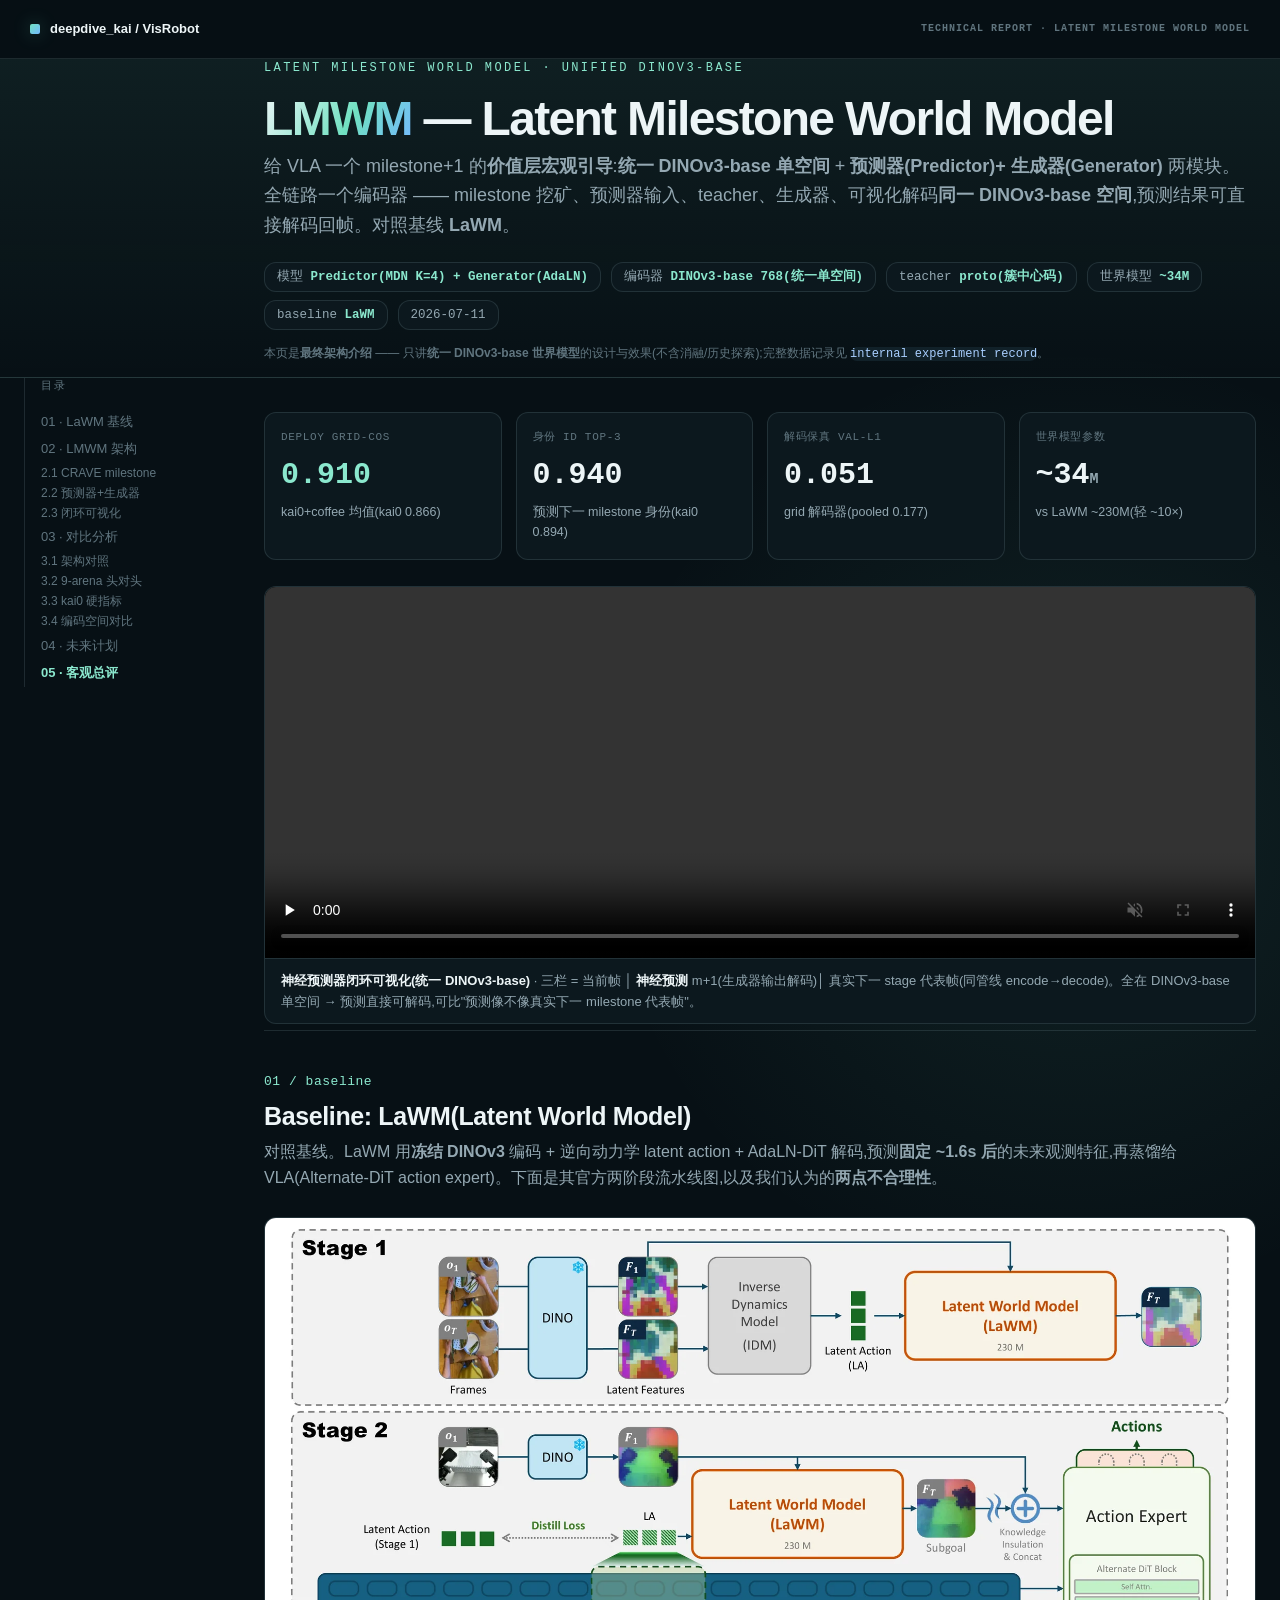
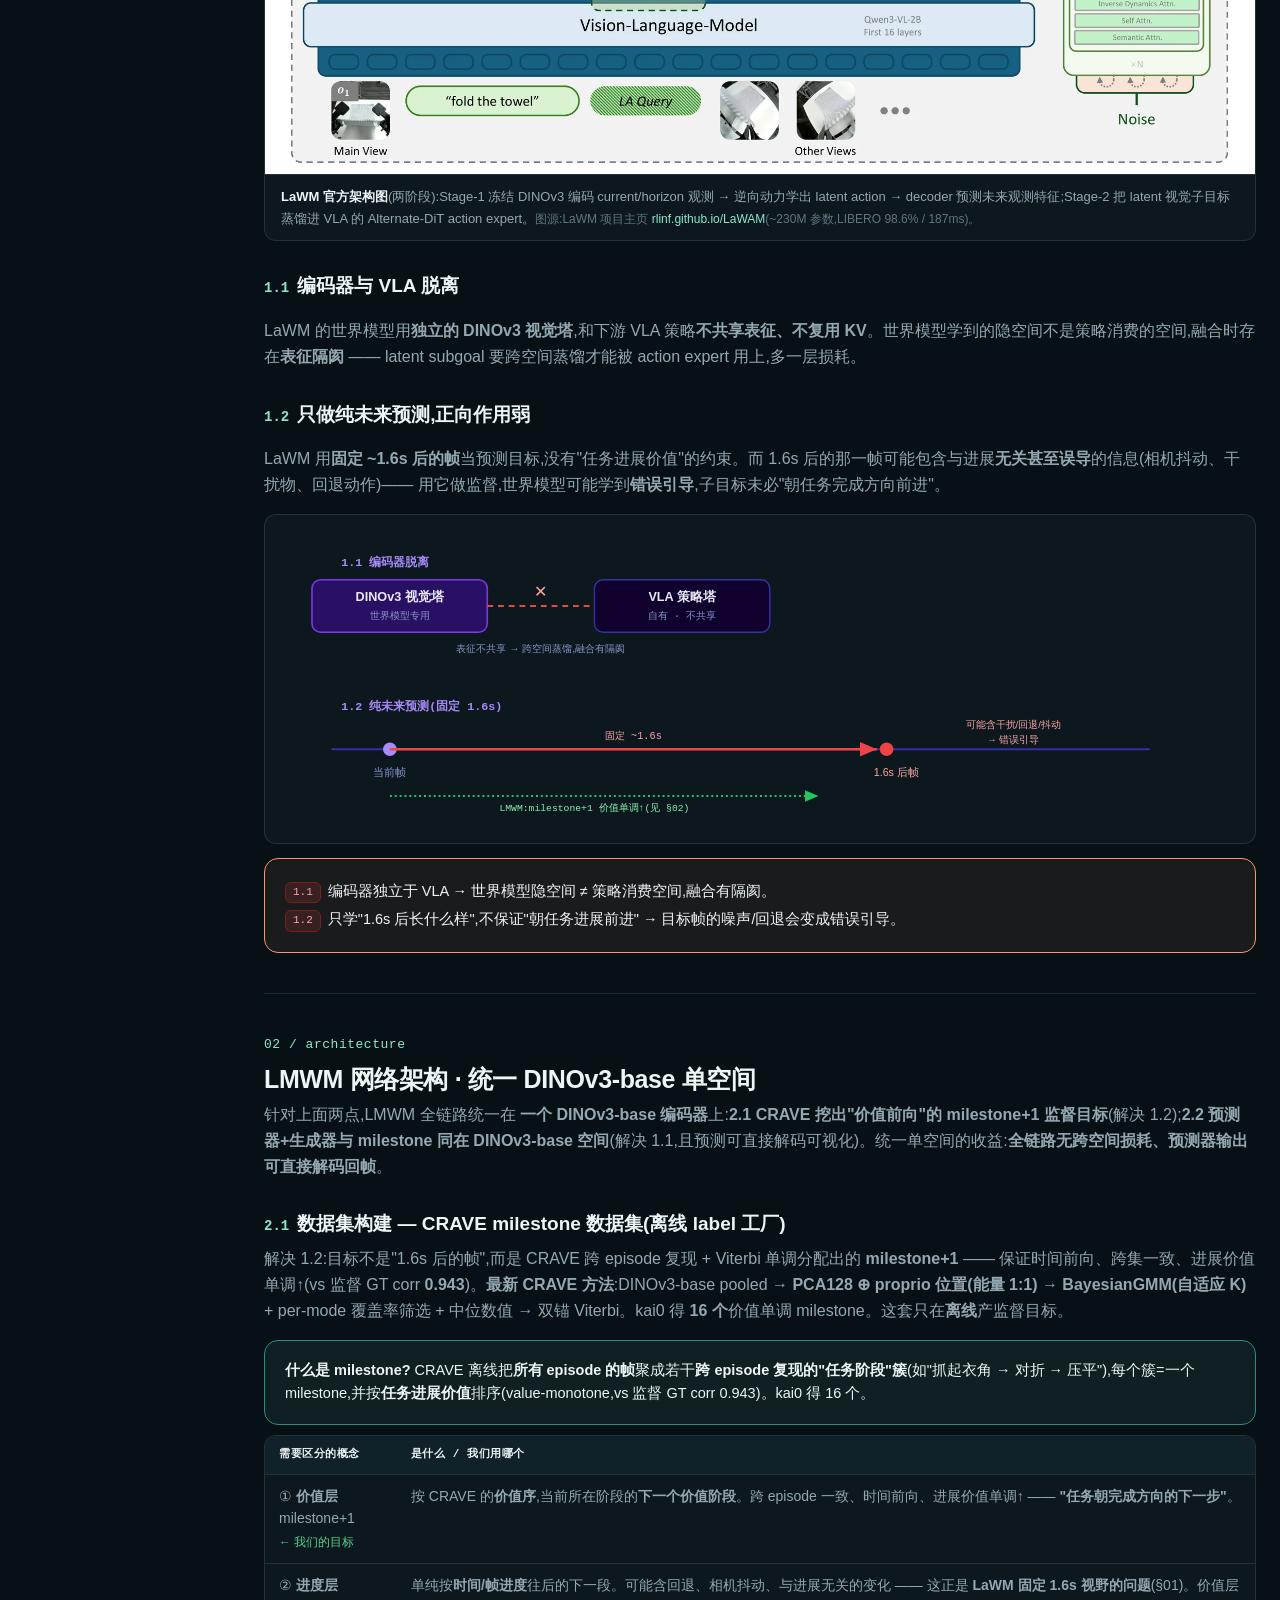
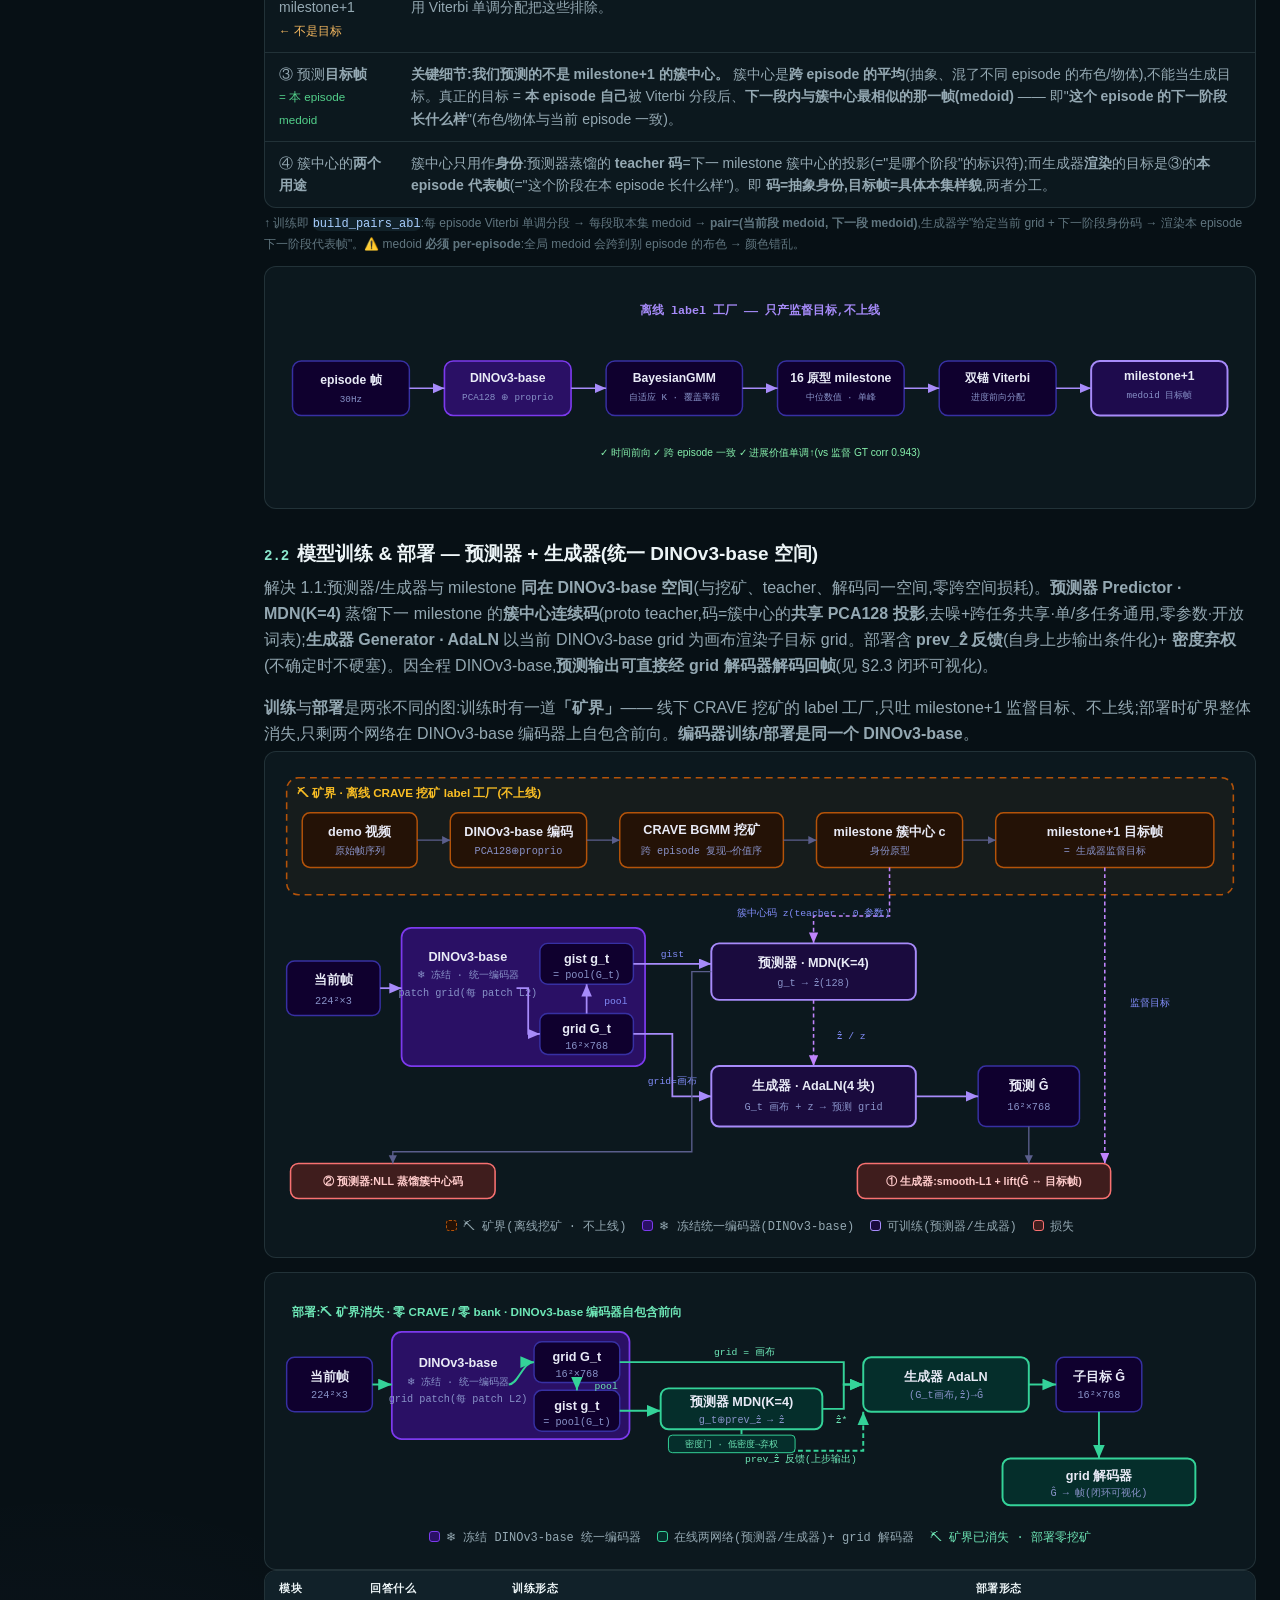
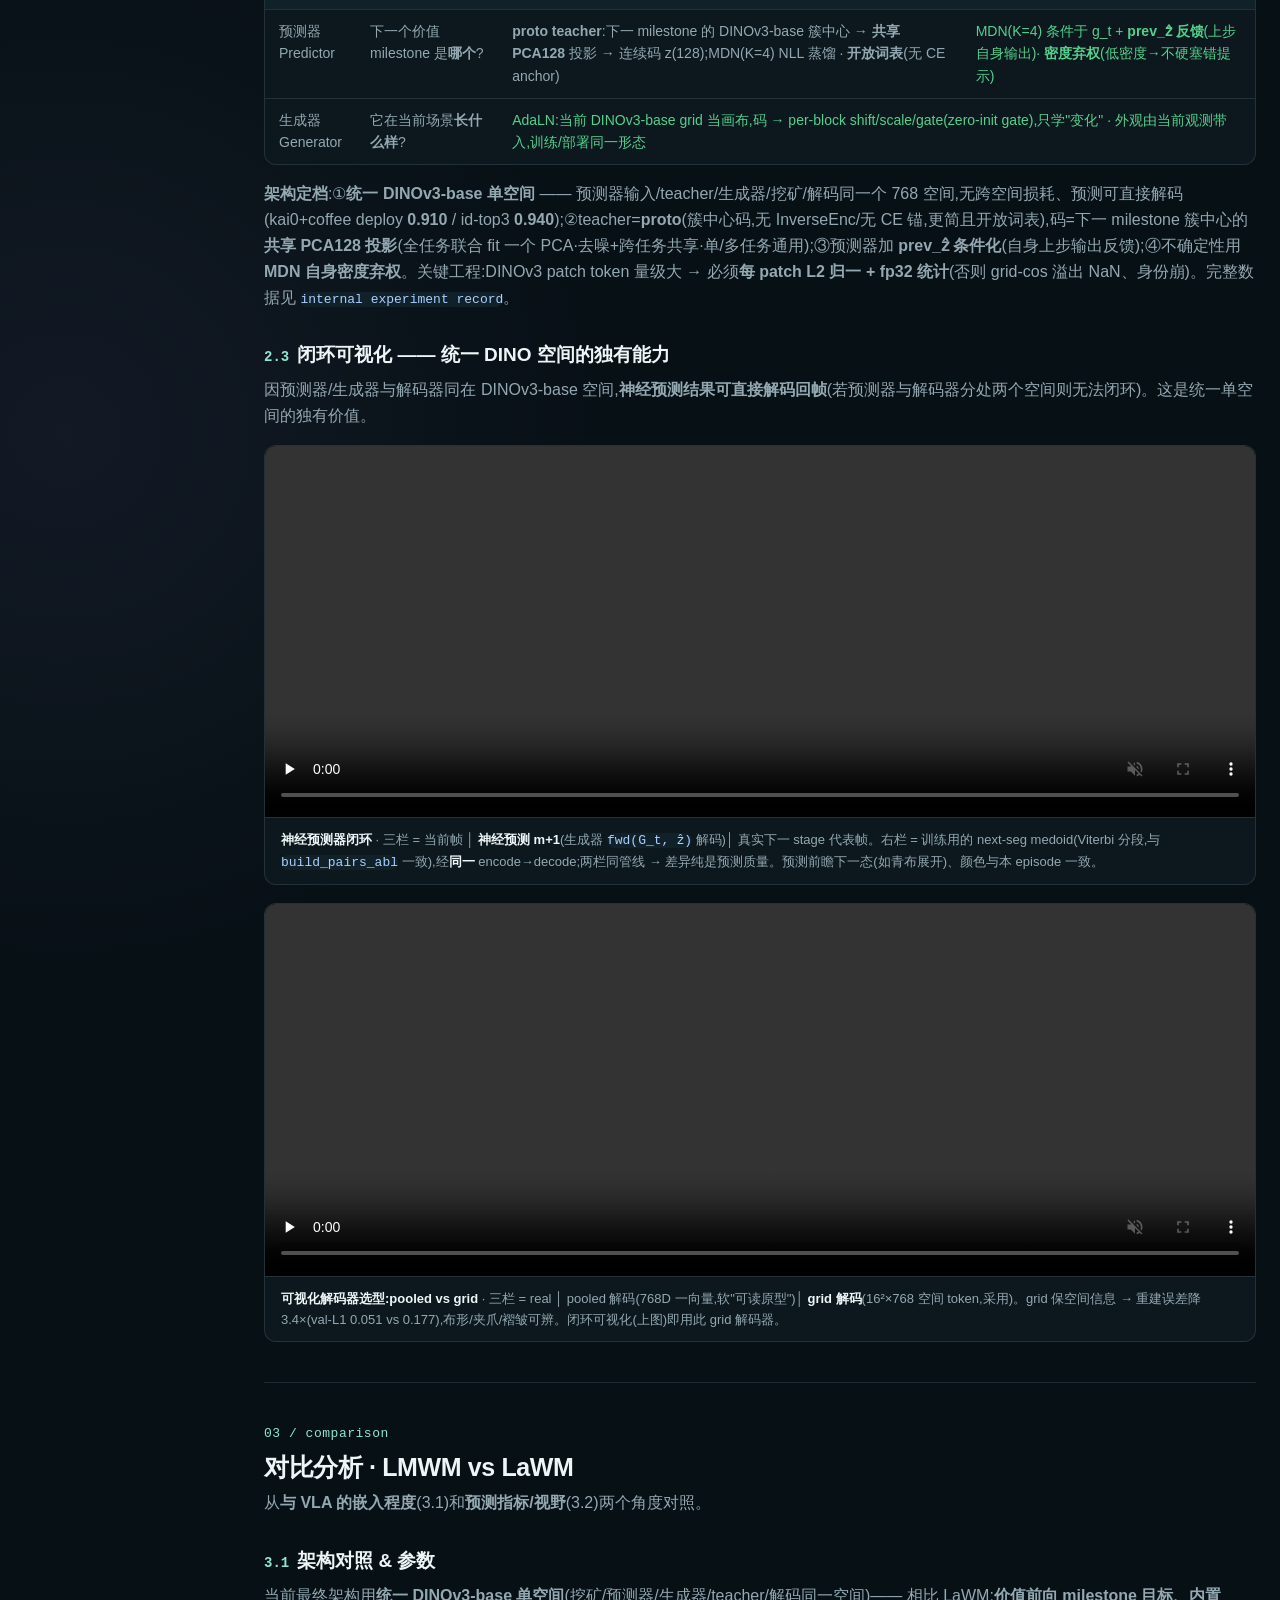
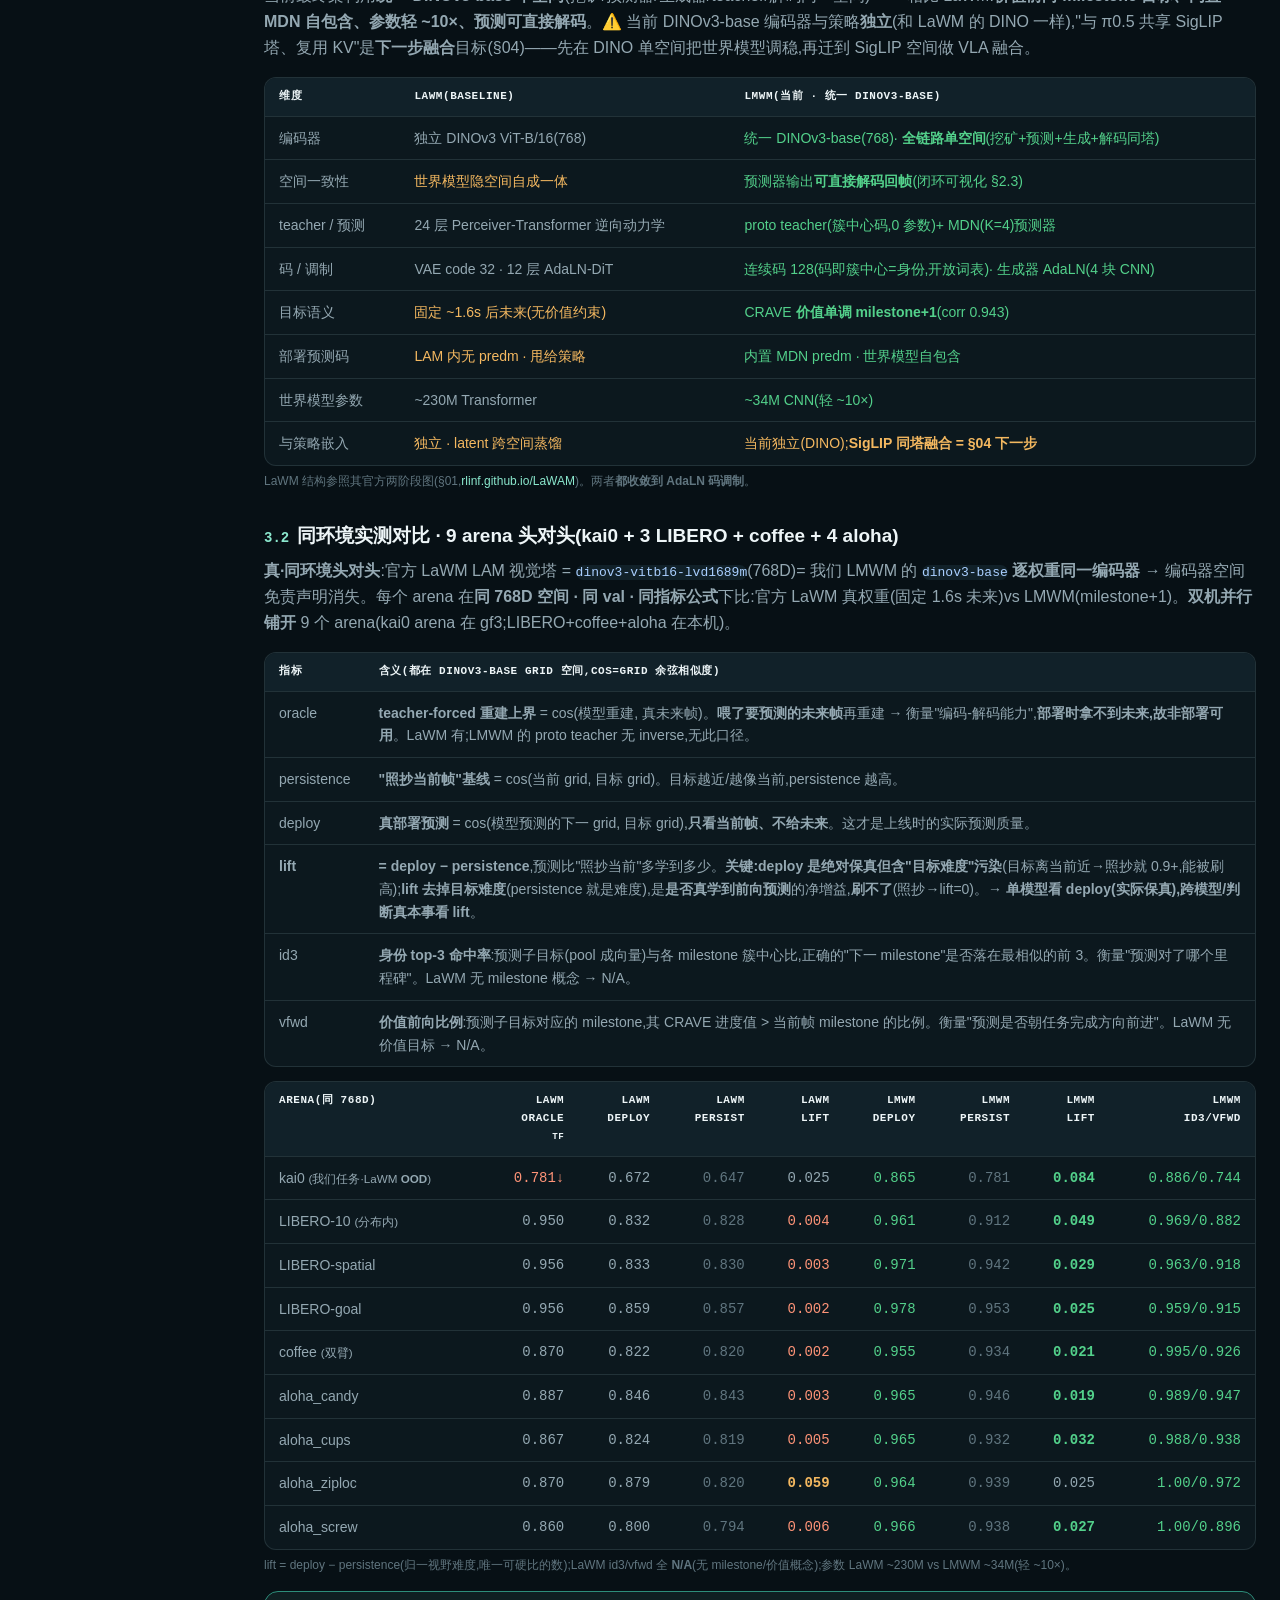
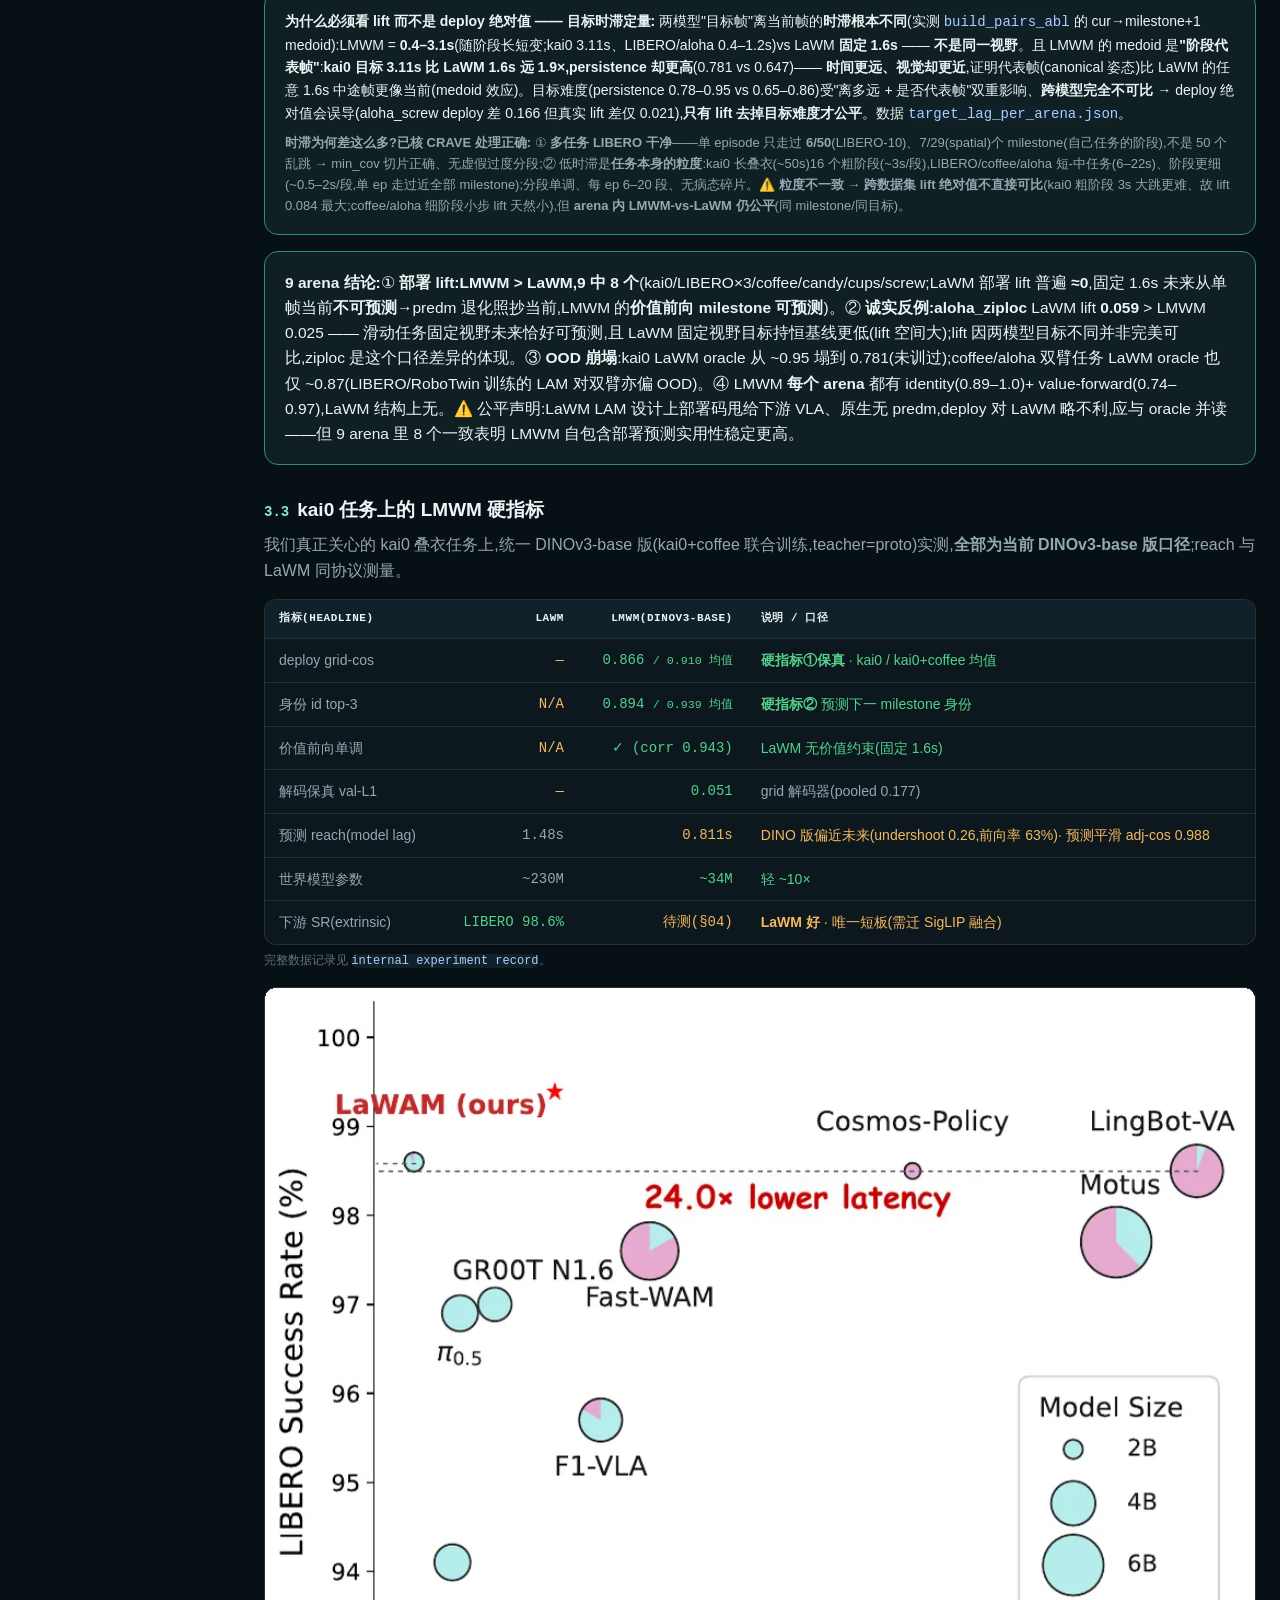
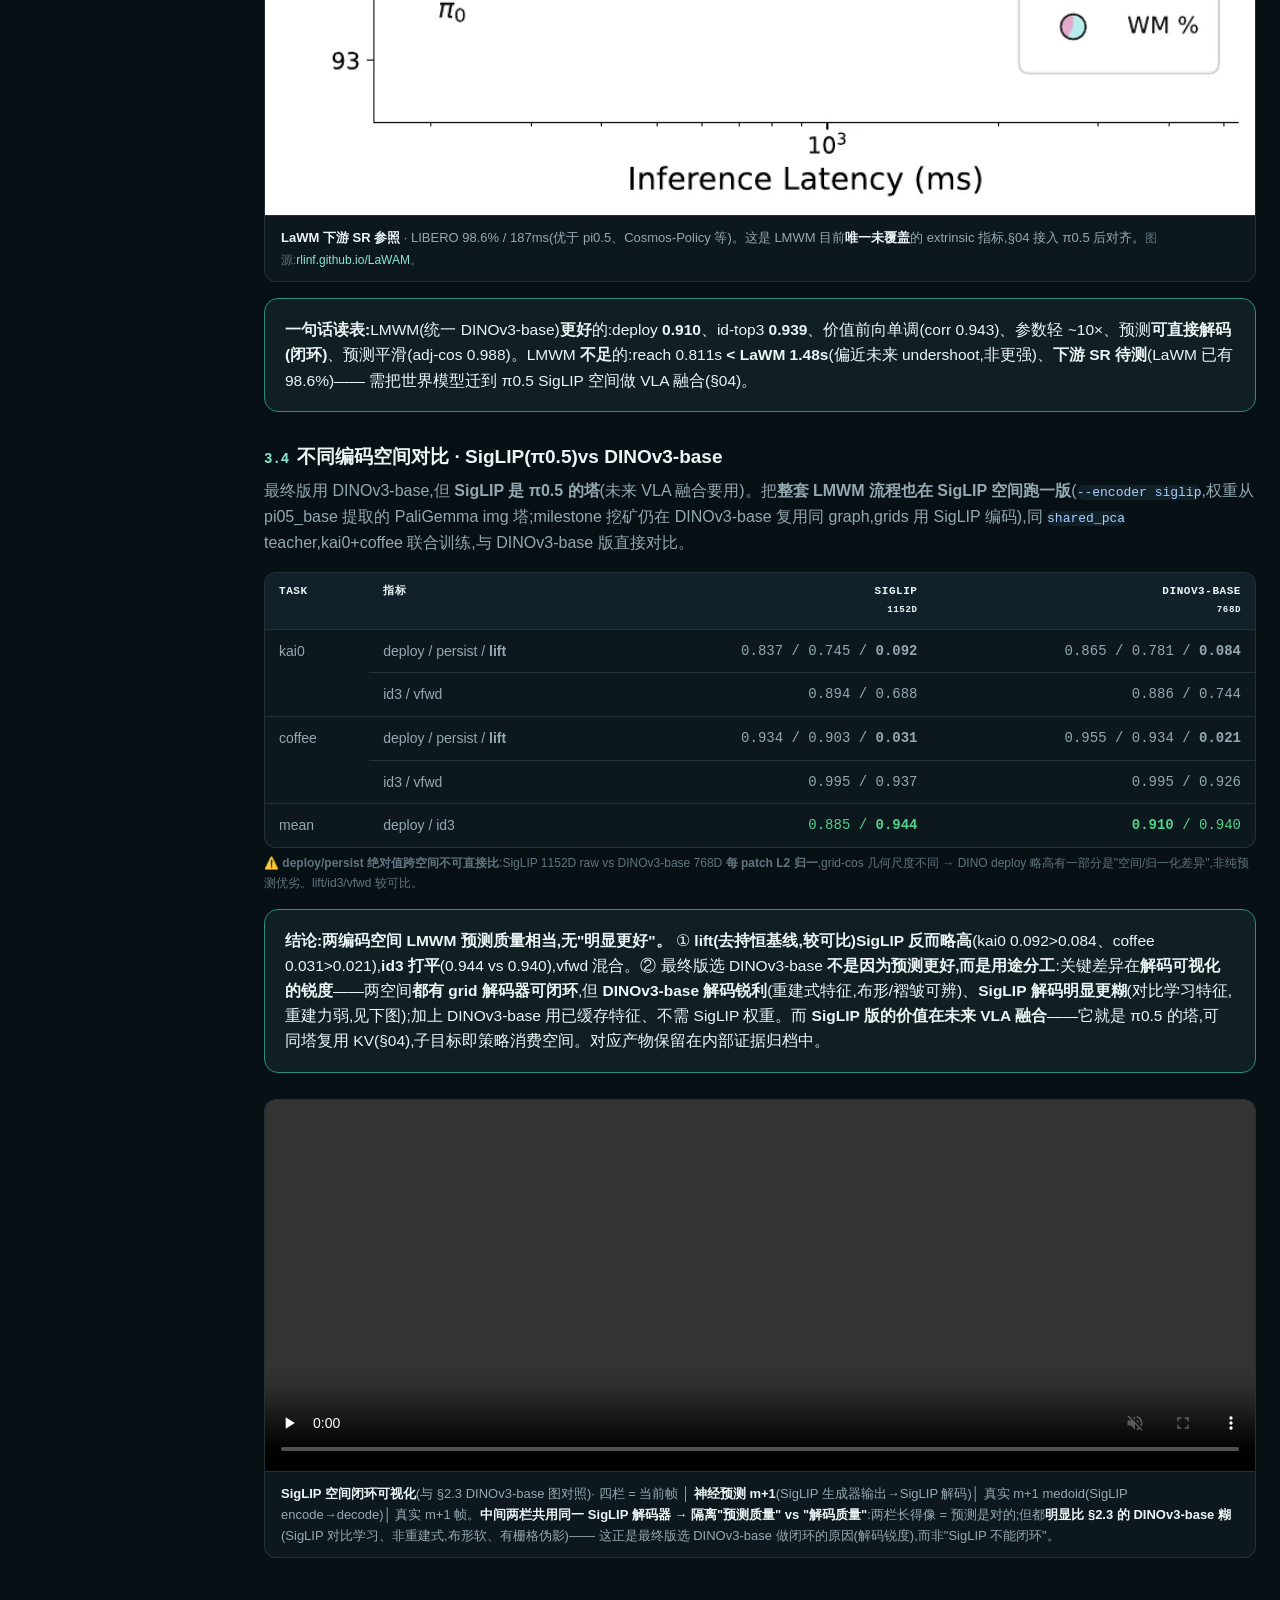
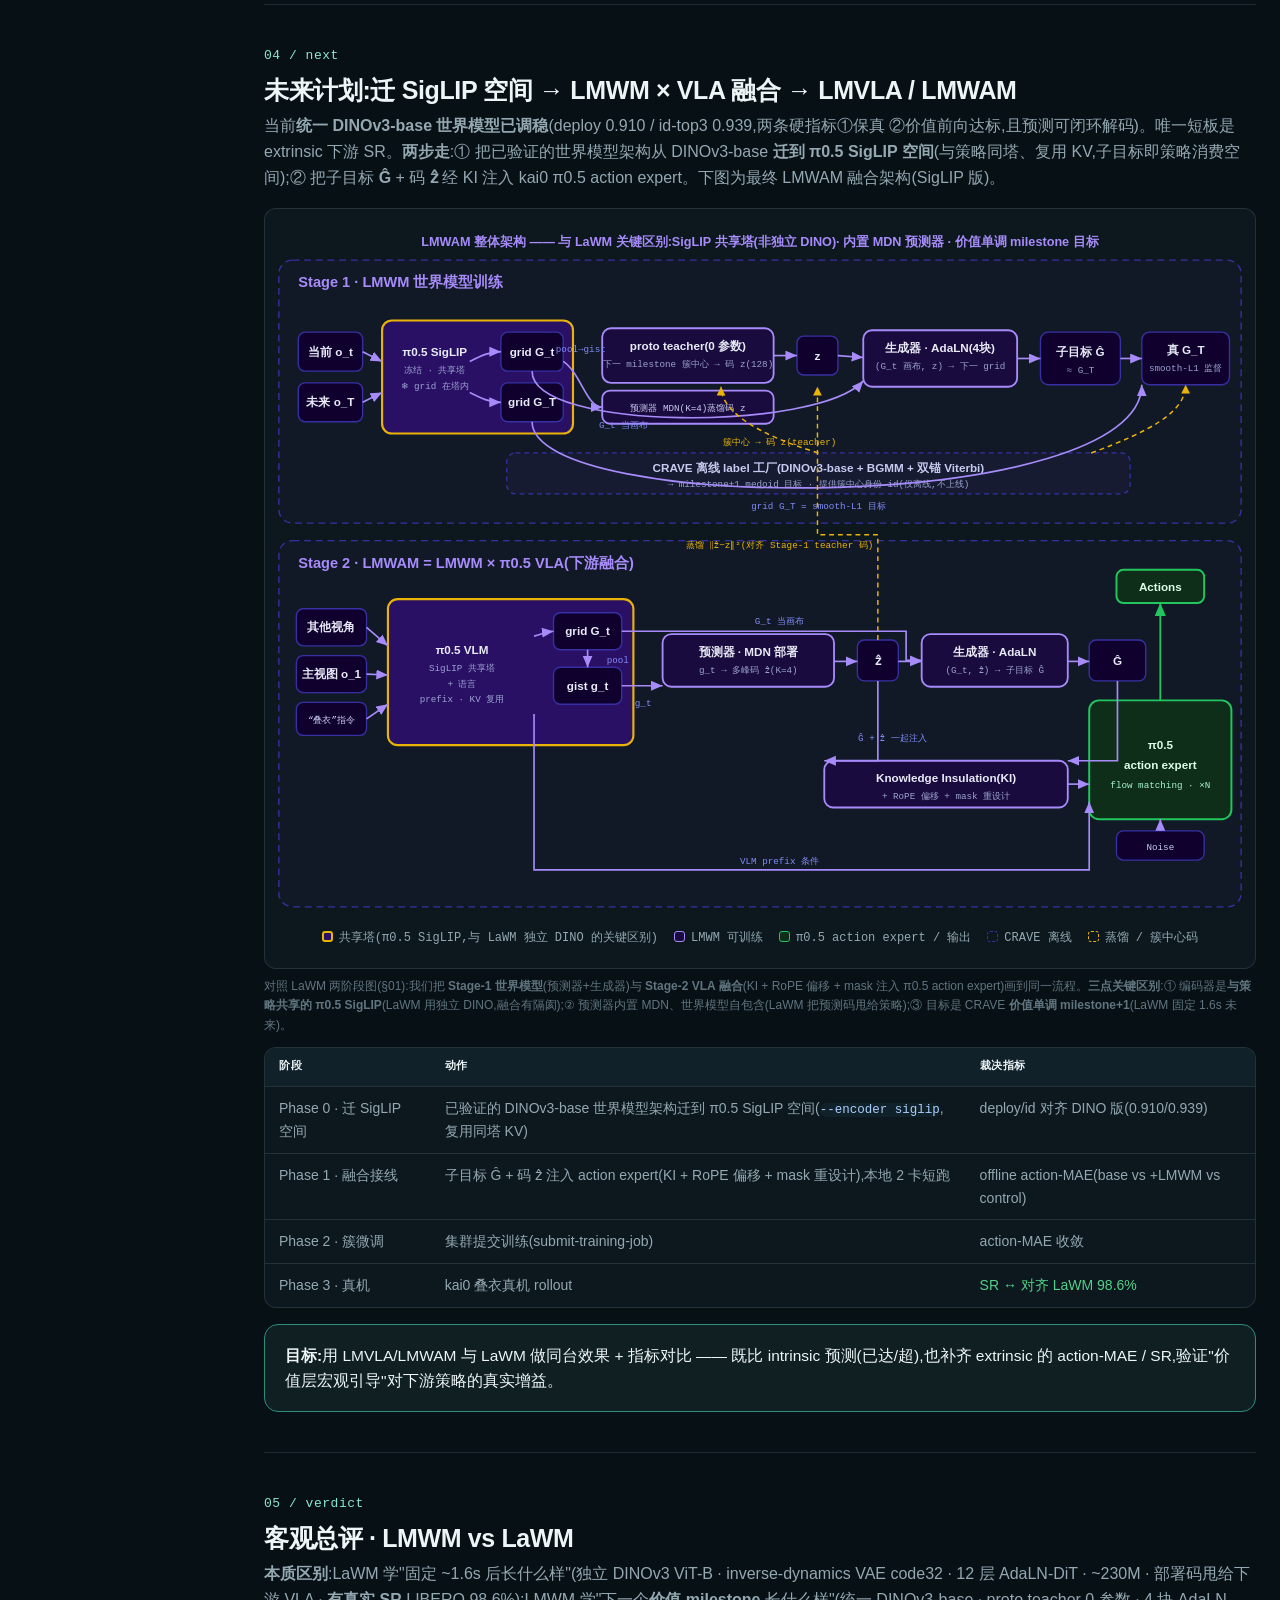
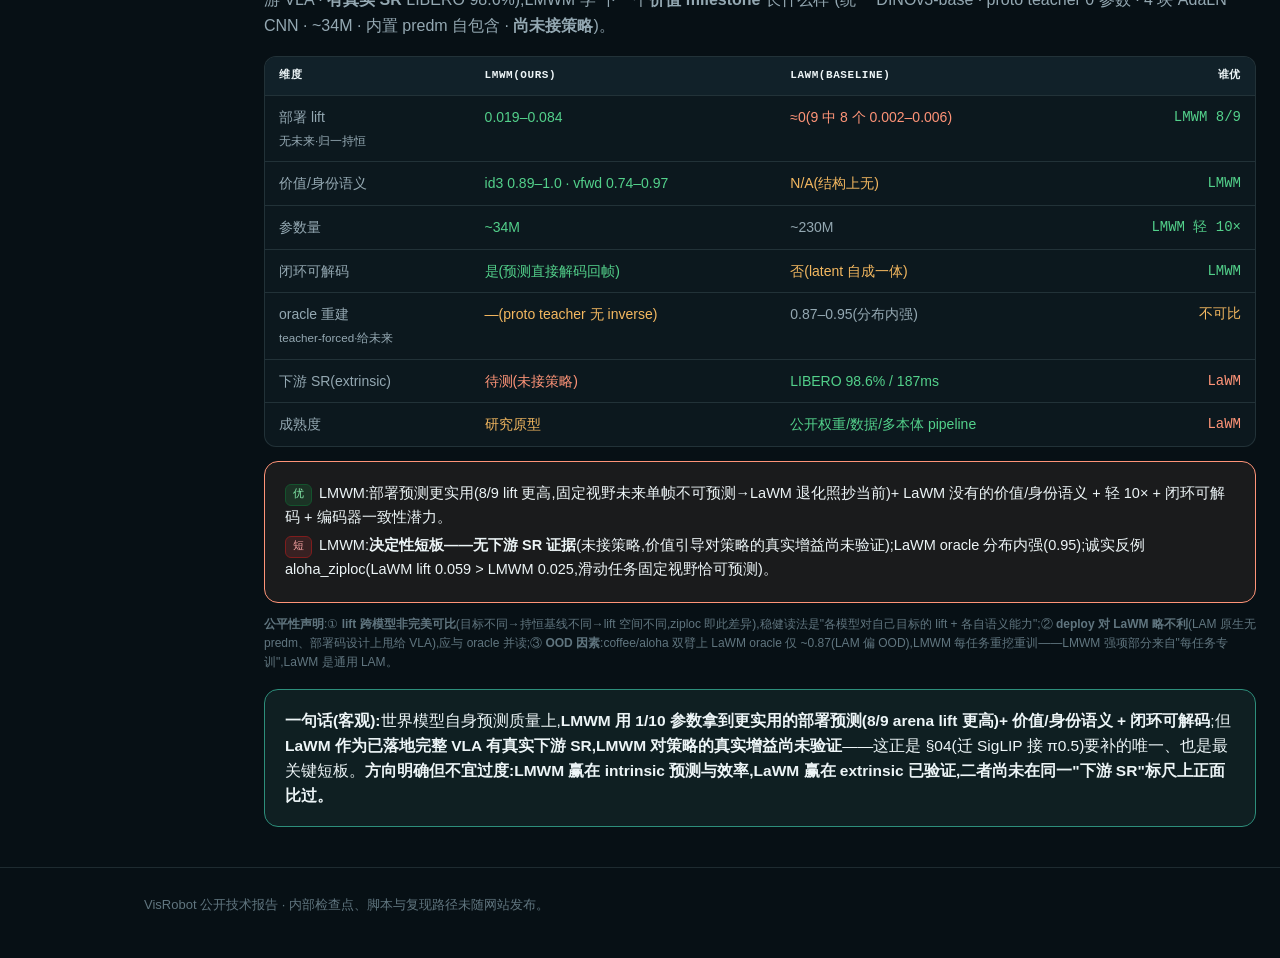
<file: site/reports/lmwm_final/index.html>
<!doctype html>
<html lang="zh">
<head>
<meta charset="utf-8">
<meta name="viewport" content="width=device-width, initial-scale=1">
<title>LMWM: Latent Milestone World Model</title>
<link rel="icon" href="../../favicon.svg" type="image/svg+xml">
<style>
  :root{
    --bg:#020010; --bg2:#05001a; --bg3:#0a0024; --bg4:#0f002e;
    --border:#1e1a6e; --border2:#3730a3;
    --text:#e8eaf6; --text2:#8892c8; --text3:#5a5e8c;
    --accent:#7c3aed; --accent2:#5b21b6; --accent3:#a78bfa;
    --green:#22c55e; --red:#ef4444; --yellow:#eab308; --blue:#818cf8;
    --sans:"Inter",system-ui,-apple-system,"Segoe UI","PingFang SC","Microsoft YaHei","Noto Sans CJK SC",sans-serif;
    --mono:ui-monospace,"SF Mono","JetBrains Mono",Menlo,"Noto Sans Mono CJK SC",monospace;
  }
  *{box-sizing:border-box}
  body{margin:0;background:radial-gradient(1200px 600px at 50% -10%,#12043a 0%,var(--bg) 60%);color:var(--text2);
    font-family:var(--sans);line-height:1.62;-webkit-font-smoothing:antialiased;min-height:100vh}
  .wrap{max-width:1040px;margin:0 auto;padding:0 24px}
  /* --- doc grid + sticky TOC sidebar (CRAVE-style) --- */
  .doc{max-width:1300px;margin:0 auto;padding:0 24px;display:grid;grid-template-columns:200px minmax(0,1fr);gap:40px}
  .toc{position:sticky;top:20px;align-self:start;max-height:calc(100vh - 40px);overflow:auto;font-size:13px;
    border-left:1px solid var(--border);padding-left:16px}
  .toc .tt{color:var(--text3);font-size:11px;letter-spacing:.15em;text-transform:uppercase;margin:0 0 12px;font-family:var(--mono)}
  .toc a{display:block;color:var(--text2);text-decoration:none;padding:5px 0;border-left:2px solid transparent;
    margin-left:-18px;padding-left:16px;transition:.15s;line-height:1.35}
  .toc a:hover{color:var(--accent3)}
  .toc a.active{color:var(--accent3);border-left-color:var(--accent);font-weight:600}
  .toc a.sub{font-size:12px;color:var(--text3);padding-top:2px;padding-bottom:2px}
  @media(max-width:980px){.doc{grid-template-columns:1fr;max-width:1040px}.toc{display:none}}
  html{scroll-behavior:smooth} section[id],h3[id]{scroll-margin-top:18px}
  a{color:var(--accent3);text-decoration:none} a:hover{text-decoration:underline}
  .grad{background:linear-gradient(90deg,#a78bfa,#818cf8);-webkit-background-clip:text;background-clip:text;color:transparent}

  header.top{border-bottom:1px solid var(--border);background:linear-gradient(180deg,rgba(124,58,237,.12),transparent)}
  header.top .wrap{padding:48px 24px 36px}
  .eyebrow{font-family:var(--mono);font-size:12px;letter-spacing:.2em;text-transform:uppercase;color:var(--accent3)}
  h1{font-size:clamp(30px,5vw,48px);line-height:1.04;letter-spacing:-.02em;margin:.32em 0 .18em;font-weight:780;text-wrap:balance}
  .lede{font-size:18px;color:var(--text2);max-width:none;margin:.2em 0 0}
  .meta{display:flex;flex-wrap:wrap;gap:8px 10px;margin-top:22px;font-family:var(--mono);font-size:12.5px}
  .tag{border:1px solid var(--border);border-radius:999px;padding:4px 12px;color:var(--text2);background:var(--bg3)}
  .tag b{color:var(--accent3);font-weight:600}

  .tiles{display:grid;grid-template-columns:repeat(4,1fr);gap:14px;margin:34px 0 6px}
  @media(max-width:720px){.tiles{grid-template-columns:repeat(2,1fr)}}
  .tile{background:var(--bg3);border:1px solid var(--border);border-radius:14px;padding:16px}
  .tile .k{font-family:var(--mono);font-size:11px;letter-spacing:.06em;text-transform:uppercase;color:var(--text3)}
  .tile .v{font-family:var(--mono);font-variant-numeric:tabular-nums;font-size:30px;font-weight:600;color:var(--text);margin-top:4px}
  .tile .v small{font-size:15px;color:var(--text2)}
  .tile .n{font-size:12.5px;color:var(--text2);margin-top:3px}
  .tile.hl{border-color:var(--accent);box-shadow:0 0 0 1px var(--accent2)} .tile.hl .v{color:var(--accent3)}

  figure{margin:26px 0 6px;background:var(--bg3);border:1px solid var(--border);border-radius:14px;overflow:hidden}
  figure img,figure video{display:block;width:100%;height:auto;background:#000}
  figure video{aspect-ratio:8/3}   /* 3-panel decode videos are 384×144 (8:3); reserve space so layout doesn't collapse before metadata loads */
  figcaption{padding:11px 16px;font-size:13px;color:var(--text2);border-top:1px solid var(--border)}
  figcaption b{color:var(--text);font-weight:600}

  section{padding:40px 0;border-top:1px solid var(--border)}
  .snum{font-family:var(--mono);font-size:13px;color:var(--accent3);letter-spacing:.04em}
  h2{font-size:25px;color:var(--text);margin:.15em 0 .1em;letter-spacing:-.015em;font-weight:720;text-wrap:balance}
  h2+.sub{color:var(--text2);margin:.1em 0 1.1em;max-width:none}
  h3{font-size:19px;margin:30px 0 6px;color:var(--text);font-weight:680}
  h3 .h3n{font-family:var(--mono);font-size:14px;color:var(--accent3);margin-right:8px}
  p{max-width:none} .prose b{color:var(--text)}

  .scroll{overflow-x:auto;border:1px solid var(--border);border-radius:12px;background:var(--bg3)}
  table{border-collapse:collapse;width:100%;font-size:14px;min-width:540px}
  th,td{text-align:left;padding:10px 14px;border-bottom:1px solid var(--border);vertical-align:top}
  thead th{font-family:var(--mono);font-size:11px;letter-spacing:.05em;text-transform:uppercase;color:var(--text3);
    background:var(--bg4);position:sticky;top:0;white-space:nowrap}
  tbody tr:last-child td{border-bottom:none}
  td.num,th.num{font-family:var(--mono);font-variant-numeric:tabular-nums;text-align:right;white-space:nowrap}
  td .term{color:var(--text);font-weight:600}
  td code{font-family:var(--mono);font-size:12.5px;color:var(--blue)}
  .pos{color:var(--green)} .amb{color:var(--yellow)} .neg{color:var(--red)}

  .diagram{background:var(--bg3);border:1px solid var(--border);border-radius:14px;padding:18px 8px}
  .diagram svg{display:block;width:100%;height:auto}
  .legend{display:flex;flex-wrap:wrap;gap:16px;justify-content:center;font-family:var(--mono);font-size:12px;color:var(--text2);padding:8px 12px 2px}
  .legend i{display:inline-block;width:11px;height:11px;border-radius:3px;margin-right:6px;vertical-align:-1px}
  .ref{font-size:12px;color:var(--text3);margin-top:6px} .ref a{color:var(--accent3)}

  .vids{display:flex;flex-direction:column;gap:18px}
  .vids figure{margin:0}
  .flag{display:inline-block;font-family:var(--mono);font-size:11px;padding:1px 7px;border-radius:6px;margin-right:7px;vertical-align:1px}
  .flag.bad{background:rgba(239,68,68,.14);color:#fca5a5;border:1px solid #7f1d1d}
  .flag.good{background:rgba(34,197,94,.14);color:#86efac;border:1px solid #14532d}
  .keybox{background:rgba(124,58,237,.12);border:1px solid var(--accent2);border-radius:14px;padding:18px 20px;margin-top:16px}
  .keybox p{margin:0;color:var(--text);max-width:none;font-size:15.5px}
  .badbox{background:rgba(239,68,68,.08);border:1px solid #7f1d1d;border-radius:14px;padding:16px 20px;margin-top:14px}
  .badbox p{margin:.3em 0;color:var(--text);max-width:none;font-size:14.5px}
  footer{border-top:1px solid var(--border);padding:26px 0 52px;color:var(--text3);font-size:13px}
  footer code{font-family:var(--mono);font-size:12px;color:var(--text2)}
</style>
<link rel="stylesheet" href="../../static/report-theme.css">
</head>
<body>

<div class="report-context"><div class="report-context-inner">
  <a href="../../">deepdive_kai / VisRobot</a>
  <span>TECHNICAL REPORT · LATENT MILESTONE WORLD MODEL</span>
</div></div>

<header class="top"><div class="doc"><div></div><div>
  <div class="eyebrow">Latent Milestone World Model · unified DINOv3-base</div>
  <h1><span class="grad">LMWM</span> — Latent Milestone World Model</h1>
  <p class="lede">给 VLA 一个 milestone+1 的<b>价值层宏观引导</b>:<b>统一 DINOv3-base 单空间</b> + <b>预测器(Predictor)+ 生成器(Generator)</b> 两模块。全链路一个编码器 —— milestone 挖矿、预测器输入、teacher、生成器、可视化解码<b>同一 DINOv3-base 空间</b>,预测结果可直接解码回帧。对照基线 <b>LaWM</b>。</p>
  <div class="meta">
    <span class="tag">模型 <b>Predictor(MDN K=4) + Generator(AdaLN)</b></span>
    <span class="tag">编码器 <b>DINOv3-base 768(统一单空间)</b></span>
    <span class="tag">teacher <b>proto(簇中心码)</b></span>
    <span class="tag">世界模型 <b>~34M</b></span>
    <span class="tag">baseline <b>LaWM</b></span>
    <span class="tag">2026-07-11</span>
  </div>
  <p class="ref" style="margin-top:14px">本页是<b>最终架构介绍</b> —— 只讲<b>统一 DINOv3-base 世界模型</b>的设计与效果(不含消融/历史探索);完整数据记录见 <code>internal experiment record</code>。</p>
</div></div></header>

<div class="doc">
<nav class="toc">
  <div class="tt">目录</div>
  <a href="#baseline">01 · LaWM 基线</a>
  <a href="#arch">02 · LMWM 架构</a>
  <a href="#arch-data" class="sub">2.1 CRAVE milestone</a>
  <a href="#arch-net" class="sub">2.2 预测器+生成器</a>
  <a href="#arch-viz" class="sub">2.3 闭环可视化</a>
  <a href="#compare">03 · 对比分析</a>
  <a href="#compare-arch" class="sub">3.1 架构对照</a>
  <a href="#compare-arena" class="sub">3.2 9-arena 头对头</a>
  <a href="#compare-kai0" class="sub">3.3 kai0 硬指标</a>
  <a href="#compare-encoder" class="sub">3.4 编码空间对比</a>
  <a href="#future">04 · 未来计划</a>
  <a href="#verdict">05 · 客观总评</a>
</nav>
<main>

  <div class="tiles">
    <div class="tile hl"><div class="k">deploy grid-cos</div><div class="v">0.910</div><div class="n">kai0+coffee 均值(kai0 0.866)</div></div>
    <div class="tile"><div class="k">身份 id top-3</div><div class="v">0.940</div><div class="n">预测下一 milestone 身份(kai0 0.894)</div></div>
    <div class="tile"><div class="k">解码保真 val-L1</div><div class="v">0.051</div><div class="n">grid 解码器(pooled 0.177)</div></div>
    <div class="tile"><div class="k">世界模型参数</div><div class="v">~34<small>M</small></div><div class="n">vs LaWM ~230M(轻 ~10×)</div></div>
  </div>

  <figure>
    <video controls playsinline preload="none" muted loop>
      <source src="assets/neural_pred_decode_garment_folding.mp4" type="video/mp4">
      浏览器无法内嵌播放,<a href="assets/neural_pred_decode_garment_folding.mp4">点此下载视频</a>。
    </video>
    <figcaption><b>神经预测器闭环可视化(统一 DINOv3-base)</b> · 三栏 = 当前帧 │ <b>神经预测</b> m+1(生成器输出解码)│ 真实下一 stage 代表帧(同管线 encode→decode)。全在 DINOv3-base 单空间 → 预测直接可解码,可比"预测像不像真实下一 milestone 代表帧"。</figcaption>
  </figure>

  <!-- ============ §01 LaWM baseline ============ -->
  <section id="baseline">
    <div class="snum">01 / baseline</div>
    <h2>Baseline: LaWM(Latent World Model)</h2>
    <p class="sub">对照基线。LaWM 用<b>冻结 DINOv3</b> 编码 + 逆向动力学 latent action + AdaLN-DiT 解码,预测<b>固定 ~1.6s 后</b>的未来观测特征,再蒸馏给 VLA(Alternate-DiT action expert)。下面是其官方两阶段流水线图,以及我们认为的<b>两点不合理性</b>。</p>

    <figure>
      <img loading="lazy" decoding="async" src="assets/lawm_ref/lawam_overview.webp" alt="LaWM 官方两阶段流水线:Stage-1 latent action world model + Stage-2 VLA 集成">
      <figcaption><b>LaWM 官方架构图</b>(两阶段):Stage-1 冻结 DINOv3 编码 current/horizon 观测 → 逆向动力学出 latent action → decoder 预测未来观测特征;Stage-2 把 latent 视觉子目标蒸馏进 VLA 的 Alternate-DiT action expert。<span class="ref">图源:LaWM 项目主页 <a href="https://rlinf.github.io/LaWAM/">rlinf.github.io/LaWAM</a>(~230M 参数,LIBERO 98.6% / 187ms)。</span></figcaption>
    </figure>

    <h3><span class="h3n">1.1</span>编码器与 VLA 脱离</h3>
    <p>LaWM 的世界模型用<b>独立的 DINOv3 视觉塔</b>,和下游 VLA 策略<b>不共享表征、不复用 KV</b>。世界模型学到的隐空间不是策略消费的空间,融合时存在<b>表征隔阂</b> —— latent subgoal 要跨空间蒸馏才能被 action expert 用上,多一层损耗。</p>

    <h3><span class="h3n">1.2</span>只做纯未来预测,正向作用弱</h3>
    <p>LaWM 用<b>固定 ~1.6s 后的帧</b>当预测目标,没有"任务进展价值"的约束。而 1.6s 后的那一帧可能包含与进展<b>无关甚至误导</b>的信息(相机抖动、干扰物、回退动作)—— 用它做监督,世界模型可能学到<b>错误引导</b>,子目标未必"朝任务完成方向前进"。</p>

    <div class="diagram">
      <svg viewBox="0 0 1000 300" role="img" aria-label="LaWM 两点不合理性示意">
        <defs>
          <marker id="ah" markerWidth="9" markerHeight="9" refX="7" refY="3" orient="auto"><path d="M0,0 L7,3 L0,6 Z" fill="#a78bfa"/></marker>
          <marker id="ahr" markerWidth="9" markerHeight="9" refX="7" refY="3" orient="auto"><path d="M0,0 L7,3 L0,6 Z" fill="#ef4444"/></marker>
          <marker id="ahg" markerWidth="9" markerHeight="9" refX="7" refY="3" orient="auto"><path d="M0,0 L7,3 L0,6 Z" fill="#22c55e"/></marker>
        </defs>
        <style>
          .bt{fill:#e8eaf6;font:600 13px sans-serif;text-anchor:middle}
          .bs{fill:#8892c8;font:10.5px monospace;text-anchor:middle}
          .lb{fill:#8892c8;font:11px sans-serif;text-anchor:middle}
          .bxa{fill:#0f002e;stroke:#3730a3;stroke-width:1.5}
          .bxb{fill:#2a1065;stroke:#7c3aed;stroke-width:1.6}
        </style>
        <!-- 1.1 decoupling -->
        <text x="70" y="34" style="fill:#a78bfa;font:600 12px monospace">1.1 编码器脱离</text>
        <rect class="bxb" x="40" y="48" width="180" height="54" rx="9"/>
        <text class="bt" x="130" y="70">DINOv3 视觉塔</text><text class="bs" x="130" y="88">世界模型专用</text>
        <rect class="bxa" x="330" y="48" width="180" height="54" rx="9"/>
        <text class="bt" x="420" y="70">VLA 策略塔</text><text class="bs" x="420" y="88">自有 · 不共享</text>
        <line x1="220" y1="75" x2="330" y2="75" stroke="#ef4444" stroke-width="2" stroke-dasharray="6 5"/>
        <text x="275" y="66" style="fill:#fca5a5;font:16px sans-serif;text-anchor:middle">✕</text>
        <text x="275" y="122" style="fill:#8892c8;font:10.5px sans-serif;text-anchor:middle">表征不共享 → 跨空间蒸馏,融合有隔阂</text>

        <!-- 1.2 future-only timeline -->
        <text x="70" y="182" style="fill:#a78bfa;font:600 12px monospace">1.2 纯未来预测(固定 1.6s)</text>
        <line x1="60" y1="222" x2="900" y2="222" stroke="#3730a3" stroke-width="2"/>
        <circle cx="120" cy="222" r="7" fill="#a78bfa"/><text class="lb" x="120" y="250">当前帧</text>
        <line x1="120" y1="222" x2="620" y2="222" stroke="#ef4444" stroke-width="2.5" marker-end="url(#ahr)"/>
        <text x="370" y="212" style="fill:#fca5a5;font:10.5px monospace;text-anchor:middle">固定 ~1.6s</text>
        <circle cx="630" cy="222" r="7" fill="#ef4444"/><text class="lb" x="640" y="250" style="fill:#fca5a5">1.6s 后帧</text>
        <text x="760" y="200" style="fill:#fca5a5;font:10px sans-serif;text-anchor:middle">可能含干扰/回退/抖动</text>
        <text x="760" y="216" style="fill:#fca5a5;font:10px sans-serif;text-anchor:middle">→ 错误引导</text>
        <!-- ours contrast -->
        <line x1="120" y1="270" x2="560" y2="270" stroke="#22c55e" stroke-width="2" stroke-dasharray="2 3" marker-end="url(#ahg)"/>
        <text x="330" y="285" style="fill:#86efac;font:10px monospace;text-anchor:middle">LMWM:milestone+1 价值单调↑(见 §02)</text>
      </svg>
    </div>

    <div class="badbox">
      <p><span class="flag bad">1.1</span>编码器独立于 VLA → 世界模型隐空间 ≠ 策略消费空间,融合有隔阂。</p>
      <p><span class="flag bad">1.2</span>只学"1.6s 后长什么样",不保证"朝任务进展前进" → 目标帧的噪声/回退会变成错误引导。</p>
    </div>
  </section>

  <!-- ============ §02 LMWM architecture ============ -->
  <section id="arch">
    <div class="snum">02 / architecture</div>
    <h2>LMWM 网络架构 · 统一 DINOv3-base 单空间</h2>
    <p class="sub">针对上面两点,LMWM 全链路统一在 <b>一个 DINOv3-base 编码器</b>上:<b>2.1 CRAVE 挖出"价值前向"的 milestone+1 监督目标</b>(解决 1.2);<b>2.2 预测器+生成器与 milestone 同在 DINOv3-base 空间</b>(解决 1.1,且预测可直接解码可视化)。统一单空间的收益:<b>全链路无跨空间损耗、预测器输出可直接解码回帧</b>。</p>

    <h3 id="arch-data"><span class="h3n">2.1</span>数据集构建 — CRAVE milestone 数据集(离线 label 工厂)</h3>
    <p class="sub" style="margin-top:4px">解决 1.2:目标不是"1.6s 后的帧",而是 CRAVE 跨 episode 复现 + Viterbi 单调分配出的 <b>milestone+1</b> —— 保证时间前向、跨集一致、进展价值单调↑(vs 监督 GT corr <b>0.943</b>)。<b>最新 CRAVE 方法</b>:DINOv3-base pooled → <b>PCA128 ⊕ proprio 位置(能量 1:1)</b> → <b>BayesianGMM(自适应 K)</b> + per-mode 覆盖率筛选 + 中位数值 → 双锚 Viterbi。kai0 得 <b>16 个</b>价值单调 milestone。这套只在<b>离线</b>产监督目标。</p>

    <div class="keybox" style="margin-top:6px"><p style="font-size:14.5px"><b>什么是 milestone?</b> CRAVE 离线把<b>所有 episode 的帧</b>聚成若干<b>跨 episode 复现的"任务阶段"簇</b>(如"抓起衣角 → 对折 → 压平"),每个簇=一个 milestone,并按<b>任务进展价值</b>排序(value-monotone,vs 监督 GT corr 0.943)。kai0 得 16 个。</p></div>
    <div class="scroll" style="margin-top:10px"><table>
      <thead><tr><th>需要区分的概念</th><th>是什么 / 我们用哪个</th></tr></thead>
      <tbody>
        <tr><td class="term">① <b>价值层</b> milestone+1<br><small class="pos">← 我们的目标</small></td><td>按 CRAVE 的<b>价值序</b>,当前所在阶段的<b>下一个价值阶段</b>。跨 episode 一致、时间前向、进展价值单调↑ —— <b>"任务朝完成方向的下一步"</b>。</td></tr>
        <tr><td class="term">② <b>进度层</b> milestone+1<br><small class="amb">← 不是目标</small></td><td>单纯按<b>时间/帧进度</b>往后的下一段。可能含回退、相机抖动、与进展无关的变化 —— 这正是 <b>LaWM 固定 1.6s 视野的问题</b>(§01)。价值层用 Viterbi 单调分配把这些排除。</td></tr>
        <tr><td class="term">③ 预测<b>目标帧</b><br><small class="pos">= 本 episode medoid</small></td><td><b>关键细节:我们预测的不是 milestone+1 的簇中心。</b> 簇中心是<b>跨 episode 的平均</b>(抽象、混了不同 episode 的布色/物体),不能当生成目标。真正的目标 = <b>本 episode 自己</b>被 Viterbi 分段后、<b>下一段内与簇中心最相似的那一帧(medoid)</b> —— 即"<b>这个 episode 的下一阶段长什么样</b>"(布色/物体与当前 episode 一致)。</td></tr>
        <tr><td class="term">④ 簇中心的<b>两个用途</b></td><td>簇中心只用作<b>身份</b>:预测器蒸馏的 <b>teacher 码</b>=下一 milestone 簇中心的投影(="是哪个阶段"的标识符);而生成器<b>渲染</b>的目标是③的<b>本 episode 代表帧</b>(="这个阶段在本 episode 长什么样")。即 <b>码=抽象身份,目标帧=具体本集样貌</b>,两者分工。</td></tr>
      </tbody>
    </table></div>
    <p class="ref">↑ 训练即 <code>build_pairs_abl</code>:每 episode Viterbi 单调分段 → 每段取本集 medoid → <b>pair=(当前段 medoid, 下一段 medoid)</b>,生成器学"给定当前 grid + 下一阶段身份码 → 渲染本 episode 下一阶段代表帧"。⚠️ medoid <b>必须 per-episode</b>:全局 medoid 会跨到别 episode 的布色 → 颜色错乱。</p>
    <div class="diagram">
      <svg viewBox="0 0 1000 210" role="img" aria-label="CRAVE milestone 数据集构建流水线">
        <defs><marker id="ah2" markerWidth="9" markerHeight="9" refX="7" refY="3" orient="auto"><path d="M0,0 L7,3 L0,6 Z" fill="#a78bfa"/></marker></defs>
        <style>
          .cbx{fill:#0f002e;stroke:#3730a3;stroke-width:1.5}
          .cfz{fill:#2a1065;stroke:#7c3aed;stroke-width:1.7}
          .chi{fill:#1e0b4d;stroke:#a78bfa;stroke-width:2}
          .ct{fill:#e8eaf6;font:600 12.5px sans-serif;text-anchor:middle}
          .cs{fill:#8892c8;font:9.5px monospace;text-anchor:middle}
          .car{stroke:#a78bfa;stroke-width:1.7;fill:none}
        </style>
        <rect class="cbx" x="20" y="78" width="120" height="56" rx="9"/><text class="ct" x="80" y="102">episode 帧</text><text class="cs" x="80" y="120">30Hz</text>
        <rect class="cfz" x="176" y="78" width="130" height="56" rx="9"/><text class="ct" x="241" y="100">DINOv3-base</text><text class="cs" x="241" y="118">PCA128 ⊕ proprio</text>
        <rect class="cbx" x="342" y="78" width="140" height="56" rx="9"/><text class="ct" x="412" y="100">BayesianGMM</text><text class="cs" x="412" y="118">自适应 K · 覆盖率筛</text>
        <rect class="cbx" x="518" y="78" width="130" height="56" rx="9"/><text class="ct" x="583" y="100">16 原型 milestone</text><text class="cs" x="583" y="118">中位数值 · 单峰</text>
        <rect class="cbx" x="684" y="78" width="120" height="56" rx="9"/><text class="ct" x="744" y="100">双锚 Viterbi</text><text class="cs" x="744" y="118">进度前向分配</text>
        <rect class="chi" x="840" y="78" width="140" height="56" rx="9"/><text class="ct" x="910" y="98">milestone+1</text><text class="cs" x="910" y="116">medoid 目标帧</text>
        <line class="car" x1="140" y1="106" x2="176" y2="106" marker-end="url(#ah2)"/>
        <line class="car" x1="306" y1="106" x2="342" y2="106" marker-end="url(#ah2)"/>
        <line class="car" x1="482" y1="106" x2="518" y2="106" marker-end="url(#ah2)"/>
        <line class="car" x1="648" y1="106" x2="684" y2="106" marker-end="url(#ah2)"/>
        <line class="car" x1="804" y1="106" x2="840" y2="106" marker-end="url(#ah2)"/>
        <text x="500" y="30" style="fill:#a78bfa;font:600 12px monospace;text-anchor:middle">离线 label 工厂 —— 只产监督目标,不上线</text>
        <text x="500" y="176" style="fill:#86efac;font:10.5px sans-serif;text-anchor:middle">✓ 时间前向 ✓ 跨 episode 一致 ✓ 进展价值单调↑(vs 监督 GT corr 0.943)</text>
      </svg>
    </div>

    <h3 id="arch-net"><span class="h3n">2.2</span>模型训练 & 部署 — 预测器 + 生成器(统一 DINOv3-base 空间)</h3>
    <p class="sub" style="margin-top:4px">解决 1.1:预测器/生成器与 milestone <b>同在 DINOv3-base 空间</b>(与挖矿、teacher、解码同一空间,零跨空间损耗)。<b>预测器 Predictor · MDN(K=4)</b> 蒸馏下一 milestone 的<b>簇中心连续码</b>(proto teacher,码=簇中心的<b>共享 PCA128 投影</b>,去噪+跨任务共享·单/多任务通用,零参数·开放词表);<b>生成器 Generator · AdaLN</b> 以当前 DINOv3-base grid 为画布渲染子目标 grid。部署含 <b>prev_ẑ 反馈</b>(自身上步输出条件化)+ <b>密度弃权</b>(不确定时不硬塞)。因全程 DINOv3-base,<b>预测输出可直接经 grid 解码器解码回帧</b>(见 §2.3 闭环可视化)。</p>
    <p class="sub" style="margin-top:10px;margin-bottom:4px"><b>训练</b>与<b>部署</b>是两张不同的图:训练时有一道<b>「矿界」</b>—— 线下 CRAVE 挖矿的 label 工厂,只吐 milestone+1 监督目标、不上线;部署时矿界整体消失,只剩两个网络在 DINOv3-base 编码器上自包含前向。<b>编码器训练/部署是同一个 DINOv3-base</b>。</p>

    <!-- ============ SVG A · 训练(含矿界)============ -->
    <div class="diagram">
      <svg viewBox="0 0 1000 452" role="img" aria-label="LMWM 训练数据流:含离线挖矿矿界 + 预测器/生成器双监督">
        <defs><marker id="ah3" markerWidth="9" markerHeight="9" refX="7" refY="3" orient="auto"><path d="M0,0 L7,3 L0,6 Z" fill="#a78bfa"/></marker>
          <marker id="ahd3" markerWidth="9" markerHeight="9" refX="7" refY="3" orient="auto"><path d="M0,0 L7,3 L0,6 Z" fill="#c084fc"/></marker>
          <marker id="ahm3" markerWidth="8" markerHeight="8" refX="6" refY="3" orient="auto"><path d="M0,0 L6,3 L0,6 Z" fill="#5a5e8c"/></marker></defs>
        <style>
          .n2bx{fill:#0f002e;stroke:#3730a3;stroke-width:1.5}
          .n2fz{fill:#2a1065;stroke:#7c3aed;stroke-width:1.8}
          .n2ac{fill:#1a0b3e;stroke:#a78bfa;stroke-width:2}
          .n2mn{fill:#241206;stroke:#b45309;stroke-width:1.5}
          .n2of{fill:rgba(124,58,237,.05);stroke:#3730a3;stroke-width:1.3;stroke-dasharray:5 4}
          .n2mine{fill:rgba(180,83,9,.06);stroke:#b45309;stroke-width:1.6;stroke-dasharray:7 5}
          .n2t{fill:#e8eaf6;font:600 13px sans-serif;text-anchor:middle}
          .n2s{fill:#8892c8;font:10.5px monospace;text-anchor:middle}
          .n2ar{stroke:#a78bfa;stroke-width:1.8;fill:none}
          .n2ard{stroke:#c084fc;stroke-width:1.6;fill:none;stroke-dasharray:4 3}
          .n2arm{stroke:#5a5e8c;stroke-width:1.4;fill:none}
          .n2lb{fill:#818cf8;font:10px monospace;text-anchor:middle}
          .n2loss{fill:#3f1d1d;stroke:#f87171;stroke-width:1.6}
          .n2lt{fill:#fecaca;font:600 11px sans-serif;text-anchor:middle}
          .n2mt{fill:#fbbf24;font:700 12px sans-serif;text-anchor:middle}
        </style>

        <!-- 矿界 mining boundary -->
        <rect class="n2mine" x="14" y="8" width="972" height="120" rx="12"/>
        <text class="n2mt" x="150" y="28">⛏ 矿界 · 离线 CRAVE 挖矿 label 工厂(不上线)</text>
        <rect class="n2mn" x="30" y="44" width="118" height="56" rx="8"/><text class="n2t" x="89" y="68">demo 视频</text><text class="n2s" x="89" y="86">原始帧序列</text>
        <rect class="n2mn" x="182" y="44" width="140" height="56" rx="8"/><text class="n2t" x="252" y="68">DINOv3-base 编码</text><text class="n2s" x="252" y="86">PCA128⊕proprio</text>
        <rect class="n2mn" x="356" y="44" width="168" height="56" rx="8"/><text class="n2t" x="440" y="66">CRAVE BGMM 挖矿</text><text class="n2s" x="440" y="86">跨 episode 复现→价值序</text>
        <rect class="n2mn" x="558" y="44" width="150" height="56" rx="8"/><text class="n2t" x="633" y="68">milestone 簇中心 c</text><text class="n2s" x="633" y="86">身份原型</text>
        <rect class="n2mn" x="742" y="44" width="224" height="56" rx="8"/><text class="n2t" x="854" y="68">milestone+1 目标帧</text><text class="n2s" x="854" y="86">= 生成器监督目标</text>
        <path class="n2arm" d="M148,72 L182,72" marker-end="url(#ahm3)"/>
        <path class="n2arm" d="M322,72 L356,72" marker-end="url(#ahm3)"/>
        <path class="n2arm" d="M524,72 L558,72" marker-end="url(#ahm3)"/>
        <path class="n2arm" d="M708,72 L742,72" marker-end="url(#ahm3)"/>

        <!-- 两条监督穿过矿界下行 -->
        <path class="n2ard" d="M633,100 V150 H555 V178" marker-end="url(#ahd3)"/>
        <text class="n2lb" x="555" y="150">簇中心码 z(teacher · 0 参数)</text>
        <path class="n2ard" d="M854,100 V404" marker-end="url(#ahd3)"/>
        <text class="n2lb" x="900" y="242">监督目标</text>

        <!-- 在线形态的可训练主体 -->
        <rect class="n2bx" x="14" y="196" width="96" height="56" rx="8"/><text class="n2t" x="62" y="220">当前帧</text><text class="n2s" x="62" y="240">224²×3</text>
        <rect class="n2fz" x="132" y="162" width="250" height="142" rx="10"/><text class="n2t" x="200" y="196">DINOv3-base</text><text class="n2s" x="200" y="214">❄ 冻结 · 统一编码器</text><text class="n2s" x="200" y="232">patch grid(每 patch L2)</text>
        <rect class="n2bx" x="274" y="178" width="96" height="42" rx="8"/><text class="n2t" x="322" y="198">gist g_t</text><text class="n2s" x="322" y="214">= pool(G_t)</text>
        <rect class="n2bx" x="274" y="250" width="96" height="42" rx="8"/><text class="n2t" x="322" y="270">grid G_t</text><text class="n2s" x="322" y="286">16²×768</text>
        <rect class="n2ac" x="450" y="178" width="210" height="58" rx="8"/><text class="n2t" x="555" y="202">预测器 · MDN(K=4)</text><text class="n2s" x="555" y="222">g_t → ẑ(128)</text>
        <rect class="n2ac" x="450" y="304" width="210" height="62" rx="8"/><text class="n2t" x="555" y="329">生成器 · AdaLN(4 块)</text><text class="n2s" x="555" y="349">G_t 画布 + z → 预测 grid</text>
        <rect class="n2bx" x="724" y="304" width="104" height="62" rx="8"/><text class="n2t" x="776" y="329">预测 Ĝ</text><text class="n2s" x="776" y="349">16²×768</text>

        <path class="n2ar" d="M110,224 H132" marker-end="url(#ah3)"/>
        <path class="n2ar" d="M250,224 H262 V271 H274" marker-end="url(#ah3)"/>
        <path class="n2ar" d="M322,250 V220" marker-end="url(#ah3)"/><text class="n2lb" x="352" y="240">pool</text>
        <path class="n2ar" d="M370,199 H450" marker-end="url(#ah3)"/><text class="n2lb" x="410" y="192">gist</text>
        <path class="n2ar" d="M370,271 H410 V335 H450" marker-end="url(#ah3)"/><text class="n2lb" x="410" y="322">grid=画布</text>
        <path class="n2ar" d="M660,335 H724" marker-end="url(#ah3)"/>
        <!-- 蒸馏箭头 predictor->generator code -->
        <path class="n2ard" d="M555,236 V304" marker-end="url(#ahd3)"/><text class="n2lb" x="594" y="276">ẑ / z</text>

        <!-- 两个损失 -->
        <rect class="n2loss" x="600" y="404" width="260" height="36" rx="8"/><text class="n2lt" x="730" y="426">① 生成器:smooth-L1 + lift(Ĝ ↔ 目标帧)</text>
        <path class="n2arm" d="M776,366 V404" marker-end="url(#ahm3)"/>
        <rect class="n2loss" x="18" y="404" width="210" height="36" rx="8"/><text class="n2lt" x="123" y="426">② 预测器:NLL 蒸馏簇中心码</text>
        <path class="n2arm" d="M450,207 H430 V392 H123 V404" marker-end="url(#ahm3)"/>
      </svg>
      <div class="legend">
        <span><i style="background:#241206;border:1px dashed #b45309"></i>⛏ 矿界(离线挖矿 · 不上线)</span>
        <span><i style="background:#2a1065;border:1px solid #7c3aed"></i>❄ 冻结统一编码器(DINOv3-base)</span>
        <span><i style="background:#1a0b3e;border:1px solid #a78bfa"></i>可训练(预测器/生成器)</span>
        <span><i style="background:#3f1d1d;border:1px solid #f87171"></i>损失</span>
      </div>
    </div>

    <!-- ============ SVG B · 部署(矿界消失)============ -->
    <div class="diagram" style="margin-top:14px">
      <svg viewBox="0 0 1000 236" role="img" aria-label="LMWM 部署框架:矿界消失,DINOv3-base 编码器上两个网络自包含前向 + grid 解码">
        <defs><marker id="ah4" markerWidth="9" markerHeight="9" refX="7" refY="3" orient="auto"><path d="M0,0 L7,3 L0,6 Z" fill="#34d399"/></marker></defs>
        <style>
          .d2fz{fill:#2a1065;stroke:#7c3aed;stroke-width:1.8}
          .d2ac{fill:#052e2b;stroke:#34d399;stroke-width:2}
          .d2bx{fill:#0f002e;stroke:#3730a3;stroke-width:1.5}
          .d2t{fill:#e8eaf6;font:600 13px sans-serif;text-anchor:middle}
          .d2s{fill:#8892c8;font:10.5px monospace;text-anchor:middle}
          .d2ar{stroke:#34d399;stroke-width:2;fill:none}
          .d2lb{fill:#6ee7b7;font:10px monospace;text-anchor:middle}
        </style>
        <text x="20" y="26" style="fill:#6ee7b7;font:700 12px sans-serif">部署:⛏ 矿界消失 · 零 CRAVE / 零 bank · DINOv3-base 编码器自包含前向</text>

        <rect class="d2bx" x="14" y="68" width="88" height="56" rx="8"/><text class="d2t" x="58" y="92">当前帧</text><text class="d2s" x="58" y="110">224²×3</text>
        <rect class="d2fz" x="122" y="42" width="244" height="110" rx="10"/><text class="d2t" x="190" y="78">DINOv3-base</text><text class="d2s" x="190" y="96">❄ 冻结 · 统一编码器</text><text class="d2s" x="190" y="114">grid patch(每 patch L2)</text>
        <rect class="d2bx" x="268" y="52" width="88" height="42" rx="8"/><text class="d2t" x="312" y="72">grid G_t</text><text class="d2s" x="312" y="88">16²×768</text>
        <rect class="d2bx" x="268" y="102" width="88" height="42" rx="8"/><text class="d2t" x="312" y="122">gist g_t</text><text class="d2s" x="312" y="138">= pool(G_t)</text>
        <rect class="d2ac" x="398" y="100" width="166" height="42" rx="8"/><text class="d2t" x="481" y="118">预测器 MDN(K=4)</text><text class="d2s" x="481" y="136">g_t⊕prev_ẑ → ẑ</text>
        <rect class="d2ac" x="606" y="68" width="170" height="56" rx="8"/><text class="d2t" x="691" y="92">生成器 AdaLN</text><text class="d2s" x="691" y="110">(G_t画布,ẑ)→Ĝ</text>
        <rect class="d2bx" x="804" y="68" width="88" height="56" rx="8"/><text class="d2t" x="848" y="92">子目标 Ĝ</text><text class="d2s" x="848" y="110">16²×768</text>
        <rect class="d2ac" x="749" y="172" width="198" height="48" rx="8"/><text class="d2t" x="848" y="194">grid 解码器</text><text class="d2s" x="848" y="210">Ĝ → 帧(闭环可视化)</text>

        <!-- arrows -->
        <path class="d2ar" d="M102,96 L122,96" marker-end="url(#ah4)"/>
        <path class="d2ar" d="M242,96 C252,96 256,73 268,73" marker-end="url(#ah4)"/>
        <path class="d2ar" d="M312,94 L312,102" marker-end="url(#ah4)"/><text class="d2lb" x="342" y="101">pool</text>
        <path class="d2ar" d="M356,123 H398" marker-end="url(#ah4)"/>
        <path class="d2ar" d="M356,73 H586 V96 H606" marker-end="url(#ah4)"/><text class="d2lb" x="484" y="66">grid = 画布</text>
        <path class="d2ar" d="M564,121 H586 V96 H606" marker-end="url(#ah4)"/><text class="d2lb" x="584" y="136">ẑ*</text>
        <path class="d2ar" d="M776,96 H804" marker-end="url(#ah4)"/>

        <!-- prev_ẑ feedback -->
        <path class="d2ar" d="M481,142 V164 H606 V124" fill="none" marker-end="url(#ah4)" style="stroke-dasharray:5 3"/>
        <text class="d2lb" x="542" y="176">prev_ẑ 反馈(上步输出)</text>

        <!-- density gate badge -->
        <rect x="406" y="148" width="130" height="18" rx="4" style="fill:#052e2b;stroke:#34d399;stroke-width:1"/>
        <text x="471" y="160" style="fill:#6ee7b7;font:9px monospace;text-anchor:middle">密度门 · 低密度→弃权</text>

        <path class="d2ar" d="M848,124 V172" marker-end="url(#ah4)"/>
      </svg>
      <div class="legend">
        <span><i style="background:#2a1065;border:1px solid #7c3aed"></i>❄ 冻结 DINOv3-base 统一编码器</span>
        <span><i style="background:#052e2b;border:1px solid #34d399"></i>在线两网络(预测器/生成器)+ grid 解码器</span>
        <span style="color:#6ee7b7">⛏ 矿界已消失 · 部署零挖矿</span>
      </div>
    </div>

    <div class="scroll"><table>
      <thead><tr><th>模块</th><th>回答什么</th><th>训练形态</th><th>部署形态</th></tr></thead>
      <tbody>
        <tr><td class="term">预测器<br>Predictor</td><td>下一个价值 milestone 是<b>哪个</b>?</td><td><b>proto teacher</b>:下一 milestone 的 DINOv3-base 簇中心 → <b>共享 PCA128</b> 投影 → 连续码 z(128);MDN(K=4) NLL 蒸馏 · <b>开放词表</b>(无 CE anchor)</td><td class="pos">MDN(K=4) 条件于 g_t + <b>prev_ẑ 反馈</b>(上步自身输出)· <b>密度弃权</b>(低密度→不硬塞错提示)</td></tr>
        <tr><td class="term">生成器<br>Generator</td><td>它在当前场景<b>长什么样</b>?</td><td colspan="2" class="pos">AdaLN:当前 DINOv3-base grid 当画布,码 → per-block shift/scale/gate(zero-init gate),只学"变化" · 外观由当前观测带入,训练/部署同一形态</td></tr>
      </tbody>
    </table></div>

    <p style="margin-top:16px"><b>架构定档</b>:①<b>统一 DINOv3-base 单空间</b> —— 预测器输入/teacher/生成器/挖矿/解码同一个 768 空间,无跨空间损耗、预测可直接解码(kai0+coffee deploy <b>0.910</b> / id-top3 <b>0.940</b>);②teacher=<b>proto</b>(簇中心码,无 InverseEnc/无 CE 锚,更简且开放词表),码=下一 milestone 簇中心的 <b>共享 PCA128 投影</b>(全任务联合 fit 一个 PCA·去噪+跨任务共享·单/多任务通用);③预测器加 <b>prev_ẑ 条件化</b>(自身上步输出反馈);④不确定性用 <b>MDN 自身密度弃权</b>。关键工程:DINOv3 patch token 量级大 → 必须<b>每 patch L2 归一 + fp32 统计</b>(否则 grid-cos 溢出 NaN、身份崩)。完整数据见 <code>internal experiment record</code>。</p>

    <h3 id="arch-viz"><span class="h3n">2.3</span>闭环可视化 —— 统一 DINO 空间的独有能力</h3>
    <p class="sub" style="margin-top:4px">因预测器/生成器与解码器同在 DINOv3-base 空间,<b>神经预测结果可直接解码回帧</b>(若预测器与解码器分处两个空间则无法闭环)。这是统一单空间的独有价值。</p>
    <div class="vids">
      <figure><video controls playsinline preload="none" muted loop>
          <source src="assets/neural_pred_decode_garment_folding.mp4" type="video/mp4">
          浏览器无法内嵌播放,<a href="assets/neural_pred_decode_garment_folding.mp4">点此下载视频</a>。
        </video>
        <figcaption><b>神经预测器闭环</b> · 三栏 = 当前帧 │ <b>神经预测 m+1</b>(生成器 <code>fwd(G_t, ẑ)</code> 解码)│ 真实下一 stage 代表帧。右栏 = 训练用的 next-seg medoid(Viterbi 分段,与 <code>build_pairs_abl</code> 一致),经<b>同一</b> encode→decode;两栏同管线 → 差异纯是预测质量。预测前瞻下一态(如青布展开)、颜色与本 episode 一致。</figcaption></figure>
      <figure><video controls playsinline preload="none" muted loop>
          <source src="assets/dinov3base_pooled_vs_grid_rollout_r100.mp4" type="video/mp4">
          浏览器无法内嵌播放,<a href="assets/dinov3base_pooled_vs_grid_rollout_r100.mp4">点此下载视频</a>。
        </video>
        <figcaption><b>可视化解码器选型:pooled vs grid</b> · 三栏 = real │ pooled 解码(768D 一向量,软"可读原型")│ <b>grid 解码</b>(16²×768 空间 token,采用)。grid 保空间信息 → 重建误差降 3.4×(val-L1 0.051 vs 0.177),布形/夹爪/褶皱可辨。闭环可视化(上图)即用此 grid 解码器。</figcaption></figure>
    </div>
  </section>

  <!-- ============ §03 comparison ============ -->
  <section id="compare">
    <div class="snum">03 / comparison</div>
    <h2>对比分析 · LMWM vs LaWM</h2>
    <p class="sub">从<b>与 VLA 的嵌入程度</b>(3.1)和<b>预测指标/视野</b>(3.2)两个角度对照。</p>

    <h3 id="compare-arch"><span class="h3n">3.1</span>架构对照 & 参数</h3>
    <p class="sub" style="margin-top:4px">当前最终架构用<b>统一 DINOv3-base 单空间</b>(挖矿/预测器/生成器/teacher/解码同一空间)—— 相比 LaWM:<b>价值前向 milestone 目标、内置 MDN 自包含、参数轻 ~10×、预测可直接解码</b>。⚠️ 当前 DINOv3-base 编码器与策略<b>独立</b>(和 LaWM 的 DINO 一样),"与 π0.5 共享 SigLIP 塔、复用 KV"是<b>下一步融合</b>目标(§04)——先在 DINO 单空间把世界模型调稳,再迁到 SigLIP 空间做 VLA 融合。</p>
    <div class="scroll"><table>
      <thead><tr><th>维度</th><th>LaWM(baseline)</th><th>LMWM(当前 · 统一 DINOv3-base)</th></tr></thead>
      <tbody>
        <tr><td class="term">编码器</td><td>独立 DINOv3 ViT-B/16(768)</td><td class="pos">统一 DINOv3-base(768)· <b>全链路单空间</b>(挖矿+预测+生成+解码同塔)</td></tr>
        <tr><td class="term">空间一致性</td><td class="amb">世界模型隐空间自成一体</td><td class="pos">预测器输出<b>可直接解码回帧</b>(闭环可视化 §2.3)</td></tr>
        <tr><td class="term">teacher / 预测</td><td>24 层 Perceiver-Transformer 逆向动力学</td><td class="pos">proto teacher(簇中心码,0 参数)+ MDN(K=4)预测器</td></tr>
        <tr><td class="term">码 / 调制</td><td>VAE code 32 · 12 层 AdaLN-DiT</td><td class="pos">连续码 128(码即簇中心=身份,开放词表)· 生成器 AdaLN(4 块 CNN)</td></tr>
        <tr><td class="term">目标语义</td><td class="amb">固定 ~1.6s 后未来(无价值约束)</td><td class="pos">CRAVE <b>价值单调 milestone+1</b>(corr 0.943)</td></tr>
        <tr><td class="term">部署预测码</td><td class="amb">LAM 内无 predm · 甩给策略</td><td class="pos">内置 MDN predm · 世界模型自包含</td></tr>
        <tr><td class="term">世界模型参数</td><td>~230M Transformer</td><td class="pos">~34M CNN(轻 ~10×)</td></tr>
        <tr><td class="term">与策略嵌入</td><td class="amb">独立 · latent 跨空间蒸馏</td><td class="amb">当前独立(DINO);<b>SigLIP 同塔融合 = §04 下一步</b></td></tr>
      </tbody>
    </table></div>
    <p class="ref">LaWM 结构参照其官方两阶段图(§01,<a href="https://rlinf.github.io/LaWAM/">rlinf.github.io/LaWAM</a>)。两者<b>都收敛到 AdaLN 码调制</b>。</p>

    <h3 id="compare-arena"><span class="h3n">3.2</span>同环境实测对比 · 9 arena 头对头(kai0 + 3 LIBERO + coffee + 4 aloha)</h3>
    <p class="sub" style="margin-top:4px"><b>真·同环境头对头</b>:官方 LaWM LAM 视觉塔 = <code>dinov3-vitb16-lvd1689m</code>(768D)= 我们 LMWM 的 <code>dinov3-base</code> <b>逐权重同一编码器</b> → 编码器空间免责声明消失。每个 arena 在<b>同 768D 空间 · 同 val · 同指标公式</b>下比:官方 LaWM 真权重(固定 1.6s 未来)vs LMWM(milestone+1)。<b>双机并行铺开</b> 9 个 arena(kai0 arena 在 gf3;LIBERO+coffee+aloha 在本机)。</p>
    <div class="scroll"><table>
      <thead><tr><th>指标</th><th>含义(都在 DINOv3-base grid 空间,cos=grid 余弦相似度)</th></tr></thead>
      <tbody>
        <tr><td class="term">oracle</td><td><b>teacher-forced 重建上界</b> = cos(模型重建, 真未来帧)。<b>喂了要预测的未来帧</b>再重建 → 衡量"编码-解码能力",<b>部署时拿不到未来,故非部署可用</b>。LaWM 有;LMWM 的 proto teacher 无 inverse,无此口径。</td></tr>
        <tr><td class="term">persistence</td><td><b>"照抄当前帧"基线</b> = cos(当前 grid, 目标 grid)。目标越近/越像当前,persistence 越高。</td></tr>
        <tr><td class="term">deploy</td><td><b>真部署预测</b> = cos(模型预测的下一 grid, 目标 grid),<b>只看当前帧、不给未来</b>。这才是上线时的实际预测质量。</td></tr>
        <tr><td class="term"><b>lift</b></td><td><b>= deploy − persistence</b>,预测比"照抄当前"多学到多少。<b>关键:deploy 是绝对保真但含"目标难度"污染</b>(目标离当前近→照抄就 0.9+,能被刷高);<b>lift 去掉目标难度</b>(persistence 就是难度),是<b>是否真学到前向预测</b>的净增益,<b>刷不了</b>(照抄→lift=0)。→ <b>单模型看 deploy(实际保真),跨模型/判断真本事看 lift</b>。</td></tr>
        <tr><td class="term">id3</td><td><b>身份 top-3 命中率</b>:预测子目标(pool 成向量)与各 milestone 簇中心比,正确的"下一 milestone"是否落在最相似的前 3。衡量"预测对了哪个里程碑"。LaWM 无 milestone 概念 → N/A。</td></tr>
        <tr><td class="term">vfwd</td><td><b>价值前向比例</b>:预测子目标对应的 milestone,其 CRAVE 进度值 &gt; 当前帧 milestone 的比例。衡量"预测是否朝任务完成方向前进"。LaWM 无价值目标 → N/A。</td></tr>
      </tbody>
    </table></div>
    <div class="scroll" style="margin-top:14px"><table>
      <thead><tr><th>arena(同 768D)</th><th class="num">LaWM<br>oracle<br><small>TF</small></th><th class="num">LaWM<br>deploy</th><th class="num">LaWM<br>persist</th><th class="num">LaWM<br><b>lift</b></th><th class="num">LMWM<br>deploy</th><th class="num">LMWM<br>persist</th><th class="num">LMWM<br><b>lift</b></th><th class="num">LMWM<br>id3/vfwd</th></tr></thead>
      <tbody>
        <tr><td class="term">kai0 <small>(我们任务·LaWM <b>OOD</b>)</small></td><td class="num neg">0.781↓</td><td class="num">0.672</td><td class="num" style="color:var(--text3)">0.647</td><td class="num">0.025</td><td class="num pos">0.865</td><td class="num" style="color:var(--text3)">0.781</td><td class="num pos"><b>0.084</b></td><td class="num pos">0.886/0.744</td></tr>
        <tr><td class="term">LIBERO-10 <small>(分布内)</small></td><td class="num">0.950</td><td class="num">0.832</td><td class="num" style="color:var(--text3)">0.828</td><td class="num neg">0.004</td><td class="num pos">0.961</td><td class="num" style="color:var(--text3)">0.912</td><td class="num pos"><b>0.049</b></td><td class="num pos">0.969/0.882</td></tr>
        <tr><td class="term">LIBERO-spatial</td><td class="num">0.956</td><td class="num">0.833</td><td class="num" style="color:var(--text3)">0.830</td><td class="num neg">0.003</td><td class="num pos">0.971</td><td class="num" style="color:var(--text3)">0.942</td><td class="num pos"><b>0.029</b></td><td class="num pos">0.963/0.918</td></tr>
        <tr><td class="term">LIBERO-goal</td><td class="num">0.956</td><td class="num">0.859</td><td class="num" style="color:var(--text3)">0.857</td><td class="num neg">0.002</td><td class="num pos">0.978</td><td class="num" style="color:var(--text3)">0.953</td><td class="num pos"><b>0.025</b></td><td class="num pos">0.959/0.915</td></tr>
        <tr><td class="term">coffee <small>(双臂)</small></td><td class="num">0.870</td><td class="num">0.822</td><td class="num" style="color:var(--text3)">0.820</td><td class="num neg">0.002</td><td class="num pos">0.955</td><td class="num" style="color:var(--text3)">0.934</td><td class="num pos"><b>0.021</b></td><td class="num pos">0.995/0.926</td></tr>
        <tr><td class="term">aloha_candy</td><td class="num">0.887</td><td class="num">0.846</td><td class="num" style="color:var(--text3)">0.843</td><td class="num neg">0.003</td><td class="num pos">0.965</td><td class="num" style="color:var(--text3)">0.946</td><td class="num pos"><b>0.019</b></td><td class="num pos">0.989/0.947</td></tr>
        <tr><td class="term">aloha_cups</td><td class="num">0.867</td><td class="num">0.824</td><td class="num" style="color:var(--text3)">0.819</td><td class="num neg">0.005</td><td class="num pos">0.965</td><td class="num" style="color:var(--text3)">0.932</td><td class="num pos"><b>0.032</b></td><td class="num pos">0.988/0.938</td></tr>
        <tr><td class="term">aloha_ziploc</td><td class="num">0.870</td><td class="num">0.879</td><td class="num" style="color:var(--text3)">0.820</td><td class="num amb"><b>0.059</b></td><td class="num pos">0.964</td><td class="num" style="color:var(--text3)">0.939</td><td class="num">0.025</td><td class="num pos">1.00/0.972</td></tr>
        <tr><td class="term">aloha_screw</td><td class="num">0.860</td><td class="num">0.800</td><td class="num" style="color:var(--text3)">0.794</td><td class="num neg">0.006</td><td class="num pos">0.966</td><td class="num" style="color:var(--text3)">0.938</td><td class="num pos"><b>0.027</b></td><td class="num pos">1.00/0.896</td></tr>
      </tbody>
    </table></div>
    <p class="ref">lift = deploy − persistence(归一视野难度,唯一可硬比的数);LaWM id3/vfwd 全 <b>N/A</b>(无 milestone/价值概念);参数 LaWM ~230M vs LMWM ~34M(轻 ~10×)。</p>
    <div class="keybox"><p style="font-size:14px"><b>为什么必须看 lift 而不是 deploy 绝对值 —— 目标时滞定量:</b> 两模型"目标帧"离当前帧的<b>时滞根本不同</b>(实测 <code>build_pairs_abl</code> 的 cur→milestone+1 medoid):LMWM = <b>0.4–3.1s</b>(随阶段长短变;kai0 3.11s、LIBERO/aloha 0.4–1.2s)vs LaWM <b>固定 1.6s</b> —— <b>不是同一视野</b>。且 LMWM 的 medoid 是<b>"阶段代表帧"</b>:<b>kai0 目标 3.11s 比 LaWM 1.6s 远 1.9×,persistence 却更高</b>(0.781 vs 0.647)—— <b>时间更远、视觉却更近</b>,证明代表帧(canonical 姿态)比 LaWM 的任意 1.6s 中途帧更像当前(medoid 效应)。目标难度(persistence 0.78–0.95 vs 0.65–0.86)受"离多远 + 是否代表帧"双重影响、<b>跨模型完全不可比</b> → deploy 绝对值会误导(aloha_screw deploy 差 0.166 但真实 lift 差仅 0.021),<b>只有 lift 去掉目标难度才公平</b>。数据 <code>target_lag_per_arena.json</code>。</p>
    <p style="margin:.5em 0 0;color:var(--text2);font-size:13px"><b>时滞为何差这么多?已核 CRAVE 处理正确:</b> ① <b>多任务 LIBERO 干净</b>——单 episode 只走过 <b>6/50</b>(LIBERO-10)、7/29(spatial)个 milestone(自己任务的阶段),不是 50 个乱跳 → min_cov 切片正确、无虚假过度分段;② 低时滞是<b>任务本身的粒度</b>:kai0 长叠衣(~50s)16 个粗阶段(~3s/段),LIBERO/coffee/aloha 短-中任务(6–22s)、阶段更细(~0.5–2s/段,单 ep 走过近全部 milestone);分段单调、每 ep 6–20 段、无病态碎片。⚠️ <b>粒度不一致 → 跨数据集 lift 绝对值不直接可比</b>(kai0 粗阶段 3s 大跳更难、故 lift 0.084 最大;coffee/aloha 细阶段小步 lift 天然小),但 <b>arena 内 LMWM-vs-LaWM 仍公平</b>(同 milestone/同目标)。</p></div>
    <div class="keybox"><p><b>9 arena 结论:</b>① <b>部署 lift:LMWM &gt; LaWM,9 中 8 个</b>(kai0/LIBERO×3/coffee/candy/cups/screw;LaWM 部署 lift 普遍 <b>≈0</b>,固定 1.6s 未来从单帧当前<b>不可预测</b>→predm 退化照抄当前,LMWM 的<b>价值前向 milestone 可预测</b>)。② <b>诚实反例:aloha_ziploc</b> LaWM lift <b>0.059</b> &gt; LMWM 0.025 —— 滑动任务固定视野未来恰好可预测,且 LaWM 固定视野目标持恒基线更低(lift 空间大);lift 因两模型目标不同并非完美可比,ziploc 是这个口径差异的体现。③ <b>OOD 崩塌</b>:kai0 LaWM oracle 从 ~0.95 塌到 0.781(未训过);coffee/aloha 双臂任务 LaWM oracle 也仅 ~0.87(LIBERO/RoboTwin 训练的 LAM 对双臂亦偏 OOD)。④ LMWM <b>每个 arena</b> 都有 identity(0.89–1.0)+ value-forward(0.74–0.97),LaWM 结构上无。⚠️ 公平声明:LaWM LAM 设计上部署码甩给下游 VLA、原生无 predm,deploy 对 LaWM 略不利,应与 oracle 并读——但 9 arena 里 8 个一致表明 LMWM 自包含部署预测实用性稳定更高。</p></div>

    <h3 id="compare-kai0"><span class="h3n">3.3</span>kai0 任务上的 LMWM 硬指标</h3>
    <p class="sub" style="margin-top:4px">我们真正关心的 kai0 叠衣任务上,统一 DINOv3-base 版(kai0+coffee 联合训练,teacher=proto)实测,<b>全部为当前 DINOv3-base 版口径</b>;reach 与 LaWM 同协议测量。</p>
    <div class="scroll"><table>
      <thead><tr><th>指标(headline)</th><th class="num">LaWM</th><th class="num">LMWM(DINOv3-base)</th><th>说明 / 口径</th></tr></thead>
      <tbody>
        <tr><td class="term">deploy grid-cos</td><td class="num amb">—</td><td class="num pos">0.866 <small>/ 0.910 均值</small></td><td class="pos"><b>硬指标①保真</b> · kai0 / kai0+coffee 均值</td></tr>
        <tr><td class="term">身份 id top-3</td><td class="num amb">N/A</td><td class="num pos">0.894 <small>/ 0.939 均值</small></td><td class="pos"><b>硬指标②</b> 预测下一 milestone 身份</td></tr>
        <tr><td class="term">价值前向单调</td><td class="num amb">N/A</td><td class="num pos">✓ (corr 0.943)</td><td class="pos">LaWM 无价值约束(固定 1.6s)</td></tr>
        <tr><td class="term">解码保真 val-L1</td><td class="num amb">—</td><td class="num pos">0.051</td><td>grid 解码器(pooled 0.177)</td></tr>
        <tr><td class="term">预测 reach(model lag)</td><td class="num">1.48s</td><td class="num amb">0.811s</td><td class="amb">DINO 版偏近未来(undershoot 0.26,前向率 63%)· 预测平滑 adj-cos 0.988</td></tr>
        <tr><td class="term">世界模型参数</td><td class="num">~230M</td><td class="num pos">~34M</td><td class="pos">轻 ~10×</td></tr>
        <tr><td class="term">下游 SR(extrinsic)</td><td class="num pos">LIBERO 98.6%</td><td class="num amb">待测(§04)</td><td class="amb"><b>LaWM 好</b> · 唯一短板(需迁 SigLIP 融合)</td></tr>
      </tbody>
    </table></div>
    <p class="ref">完整数据记录见 <code>internal experiment record</code>。</p>

    <div class="vids" style="margin-top:16px">
      <figure><img loading="lazy" decoding="async" src="assets/lawm_ref/libero_latency.webp" alt="LaWM LIBERO 延迟-成功率">
        <figcaption><b>LaWM 下游 SR 参照</b> · LIBERO 98.6% / 187ms(优于 pi0.5、Cosmos-Policy 等)。这是 LMWM 目前<b>唯一未覆盖</b>的 extrinsic 指标,§04 接入 π0.5 后对齐。<span class="ref">图源:<a href="https://rlinf.github.io/LaWAM/">rlinf.github.io/LaWAM</a>。</span></figcaption></figure>
    </div>

    <div class="keybox"><p><b>一句话读表:</b>LMWM(统一 DINOv3-base)<b>更好</b>的:deploy <b>0.910</b>、id-top3 <b>0.939</b>、价值前向单调(corr 0.943)、参数轻 ~10×、预测<b>可直接解码(闭环)</b>、预测平滑(adj-cos 0.988)。LMWM <b>不足</b>的:reach 0.811s <b>&lt; LaWM 1.48s</b>(偏近未来 undershoot,非更强)、<b>下游 SR 待测</b>(LaWM 已有 98.6%)—— 需把世界模型迁到 π0.5 SigLIP 空间做 VLA 融合(§04)。</p></div>

    <h3 id="compare-encoder"><span class="h3n">3.4</span>不同编码空间对比 · SigLIP(π0.5)vs DINOv3-base</h3>
    <p class="sub" style="margin-top:4px">最终版用 DINOv3-base,但 <b>SigLIP 是 π0.5 的塔</b>(未来 VLA 融合要用)。把<b>整套 LMWM 流程也在 SigLIP 空间跑一版</b>(<code>--encoder siglip</code>,权重从 pi05_base 提取的 PaliGemma img 塔;milestone 挖矿仍在 DINOv3-base 复用同 graph,grids 用 SigLIP 编码),同 <code>shared_pca</code> teacher,kai0+coffee 联合训练,与 DINOv3-base 版直接对比。</p>
    <div class="scroll"><table>
      <thead><tr><th>task</th><th>指标</th><th class="num">SigLIP<br><small>1152D</small></th><th class="num">DINOv3-base<br><small>768D</small></th></tr></thead>
      <tbody>
        <tr><td class="term" rowspan="2">kai0</td><td>deploy / persist / <b>lift</b></td><td class="num">0.837 / 0.745 / <b>0.092</b></td><td class="num">0.865 / 0.781 / <b>0.084</b></td></tr>
        <tr><td>id3 / vfwd</td><td class="num">0.894 / 0.688</td><td class="num">0.886 / 0.744</td></tr>
        <tr><td class="term" rowspan="2">coffee</td><td>deploy / persist / <b>lift</b></td><td class="num">0.934 / 0.903 / <b>0.031</b></td><td class="num">0.955 / 0.934 / <b>0.021</b></td></tr>
        <tr><td>id3 / vfwd</td><td class="num">0.995 / 0.937</td><td class="num">0.995 / 0.926</td></tr>
        <tr><td class="term">mean</td><td>deploy / id3</td><td class="num pos">0.885 / <b>0.944</b></td><td class="num pos"><b>0.910</b> / 0.940</td></tr>
      </tbody>
    </table></div>
    <p class="ref">⚠️ <b>deploy/persist 绝对值跨空间不可直接比</b>:SigLIP 1152D raw vs DINOv3-base 768D <b>每 patch L2 归一</b>,grid-cos 几何尺度不同 → DINO deploy 略高有一部分是"空间/归一化差异",非纯预测优劣。lift/id3/vfwd 较可比。</p>
    <div class="keybox"><p><b>结论:两编码空间 LMWM 预测质量相当,无"明显更好"。</b> ① <b>lift(去持恒基线,较可比)SigLIP 反而略高</b>(kai0 0.092&gt;0.084、coffee 0.031&gt;0.021),<b>id3 打平</b>(0.944 vs 0.940),vfwd 混合。② 最终版选 DINOv3-base <b>不是因为预测更好,而是用途分工</b>:关键差异在<b>解码可视化的锐度</b>——两空间<b>都有 grid 解码器可闭环</b>,但 <b>DINOv3-base 解码锐利</b>(重建式特征,布形/褶皱可辨)、<b>SigLIP 解码明显更糊</b>(对比学习特征,重建力弱,见下图);加上 DINOv3-base 用已缓存特征、不需 SigLIP 权重。而 <b>SigLIP 版的价值在未来 VLA 融合</b>——它就是 π0.5 的塔,可同塔复用 KV(§04),子目标即策略消费空间。对应产物保留在内部证据归档中。</p></div>
    <figure><video controls playsinline preload="none" muted loop>
        <source src="assets/siglip_neural_pred_garment_folding.mp4" type="video/mp4">
        浏览器无法内嵌播放,<a href="assets/siglip_neural_pred_garment_folding.mp4">点此下载视频</a>。
      </video>
      <figcaption><b>SigLIP 空间闭环可视化</b>(与 §2.3 DINOv3-base 图对照)· 四栏 = 当前帧 │ <b>神经预测 m+1</b>(SigLIP 生成器输出→SigLIP 解码)│ 真实 m+1 medoid(SigLIP encode→decode)│ 真实 m+1 帧。<b>中间两栏共用同一 SigLIP 解码器 → 隔离"预测质量" vs "解码质量"</b>:两栏长得像 = 预测是对的;但都<b>明显比 §2.3 的 DINOv3-base 糊</b>(SigLIP 对比学习、非重建式,布形软、有栅格伪影)—— 这正是最终版选 DINOv3-base 做闭环的原因(解码锐度),而非"SigLIP 不能闭环"。</figcaption></figure>
  </section>

  <!-- ============ §04 future ============ -->
  <section id="future">
    <div class="snum">04 / next</div>
    <h2>未来计划:迁 SigLIP 空间 → LMWM × VLA 融合 → LMVLA / LMWAM</h2>
    <p class="sub">当前<b>统一 DINOv3-base 世界模型已调稳</b>(deploy 0.910 / id-top3 0.939,两条硬指标①保真 ②价值前向达标,且预测可闭环解码)。唯一短板是 extrinsic 下游 SR。<b>两步走</b>:① 把已验证的世界模型架构从 DINOv3-base <b>迁到 π0.5 SigLIP 空间</b>(与策略同塔、复用 KV,子目标即策略消费空间);② 把子目标 <b>Ĝ</b> + 码 <b>ẑ</b> 经 KI 注入 kai0 π0.5 action expert。下图为最终 LMWAM 融合架构(SigLIP 版)。</p>
    <div class="diagram">
      <svg viewBox="0 0 1000 712" role="img" aria-label="LMWAM 两阶段整体架构:LMWM 世界模型 + 与 π0.5 VLA 的融合">
        <defs>
          <marker id="a4" markerWidth="9" markerHeight="9" refX="7" refY="3" orient="auto"><path d="M0,0 L7,3 L0,6 Z" fill="#a78bfa"/></marker>
          <marker id="a4g" markerWidth="9" markerHeight="9" refX="7" refY="3" orient="auto"><path d="M0,0 L7,3 L0,6 Z" fill="#22c55e"/></marker>
          <marker id="a4d" markerWidth="8" markerHeight="8" refX="6" refY="3" orient="auto"><path d="M0,0 L6,3 L0,6 Z" fill="#eab308"/></marker>
        </defs>
        <style>
          .sc{fill:rgba(124,58,237,.04);stroke:#3730a3;stroke-width:1.4;stroke-dasharray:7 5}
          .sbx{fill:#0f002e;stroke:#3730a3;stroke-width:1.4}
          .sfz{fill:#2a1065;stroke:#7c3aed;stroke-width:1.7}
          .ssh{fill:#2a1065;stroke:#eab308;stroke-width:2.2}
          .str{fill:#1a0b3e;stroke:#a78bfa;stroke-width:1.9}
          .soff{fill:rgba(124,58,237,.05);stroke:#3730a3;stroke-width:1.3;stroke-dasharray:5 4}
          .sact{fill:#0f2e1a;stroke:#22c55e;stroke-width:2}
          .st{fill:#e8eaf6;font:600 12px sans-serif;text-anchor:middle}
          .ss{fill:#9aa2d0;font:9.5px monospace;text-anchor:middle}
          .sstage{fill:#a78bfa;font:800 15px sans-serif}
          .slb{fill:#818cf8;font:9.5px monospace;text-anchor:middle}
          .sar{stroke:#a78bfa;stroke-width:1.7;fill:none}
          .sarg{stroke:#22c55e;stroke-width:1.9;fill:none}
          .sard{stroke:#eab308;stroke-width:1.5;fill:none;stroke-dasharray:5 4}
        </style>

        <!-- ================= STAGE 1 ================= -->
        <rect class="sc" x="6" y="34" width="988" height="270" rx="14"/>
        <text class="sstage" x="26" y="62">Stage 1 · LMWM 世界模型训练</text>
        <!-- frames -->
        <rect class="sbx" x="26" y="108" width="66" height="40" rx="7"/><text class="st" x="59" y="132">当前 o_t</text>
        <rect class="sbx" x="26" y="160" width="66" height="40" rx="7"/><text class="st" x="59" y="184">未来 o_T</text>
        <!-- shared siglip -->
        <rect class="ssh" x="112" y="96" width="196" height="116" rx="10"/><text class="st" x="166" y="132">π0.5 SigLIP</text><text class="ss" x="166" y="150">冻结 · 共享塔</text><text class="ss" x="166" y="166">❄ grid 在塔内</text>
        <!-- grids -->
        <rect class="sbx" x="234" y="108" width="64" height="40" rx="7"/><text class="st" x="266" y="132">grid G_t</text>
        <rect class="sbx" x="234" y="160" width="64" height="40" rx="7"/><text class="st" x="266" y="184">grid G_T</text>
        <!-- predictor teacher -->
        <rect class="str" x="338" y="104" width="176" height="56" rx="9"/><text class="st" x="426" y="126">proto teacher(0 参数)</text><text class="ss" x="426" y="144">下一 milestone 簇中心 → 码 z(128)</text>
        <rect class="str" x="338" y="168" width="176" height="34" rx="8"/><text class="ss" x="426" y="189" style="fill:#c7cbf0">预测器 MDN(K=4)蒸馏码 z</text>
        <rect class="sbx" x="538" y="112" width="42" height="40" rx="7"/><text class="st" x="559" y="137">z</text>
        <!-- generator -->
        <rect class="str" x="606" y="106" width="158" height="58" rx="9"/><text class="st" x="685" y="128">生成器 · AdaLN(4块)</text><text class="ss" x="685" y="146">(G_t 画布, z) → 下一 grid</text>
        <rect class="sbx" x="788" y="108" width="82" height="54" rx="8"/><text class="st" x="829" y="132">子目标 Ĝ</text><text class="ss" x="829" y="150">≈ G_T</text>
        <rect class="sbx" x="892" y="108" width="90" height="54" rx="8"/><text class="st" x="937" y="130">真 G_T</text><text class="ss" x="937" y="148">smooth-L1 监督</text>
        <!-- crave offline -->
        <rect class="soff" x="240" y="232" width="640" height="42" rx="9"/><text class="st" x="560" y="252" style="fill:#c7cbf0">CRAVE 离线 label 工厂(DINOv3-base + BGMM + 双锚 Viterbi)</text><text class="ss" x="560" y="267">→ milestone+1 medoid 目标 · 提供簇中心身份 id(仅离线,不上线)</text>
        <!-- arrows S1 -->
        <path class="sar" d="M92,128 L112,138" marker-end="url(#a4)"/>
        <path class="sar" d="M92,180 L112,170" marker-end="url(#a4)"/>
        <path class="sar" d="M202,138 C214,132 222,128 234,128" marker-end="url(#a4)"/>
        <path class="sar" d="M202,170 C214,176 222,180 234,180" marker-end="url(#a4)"/>
        <path class="sar" d="M298,138 C316,150 322,185 338,185" marker-end="url(#a4)"/><text class="slb" x="316" y="128">pool→gist</text>
        <path class="sar" d="M266,200 C266,296 892,296 892,162" marker-end="url(#a4)"/><text class="slb" x="560" y="290">grid G_T = smooth-L1 目标</text>
        <path class="sar" d="M514,132 L538,132" marker-end="url(#a4)"/>
        <path class="sar" d="M580,132 L606,134" marker-end="url(#a4)"/>
        <path class="sar" d="M266,148 C266,210 560,210 606,158" marker-end="url(#a4)"/><text class="slb" x="360" y="206">G_t 当画布</text>
        <path class="sar" d="M764,135 L788,135" marker-end="url(#a4)"/>
        <path class="sar" d="M870,135 L892,135" marker-end="url(#a4)"/>
        <path class="sard" d="M560,232 C500,214 460,190 460,164" marker-end="url(#a4d)"/><text class="slb" x="520" y="224" style="fill:#eab308">簇中心 → 码 z(teacher)</text>
        <path class="sard" d="M840,232 C900,210 937,190 937,162" marker-end="url(#a4d)"/>

        <!-- ================= STAGE 2 ================= -->
        <rect class="sc" x="6" y="322" width="988" height="376" rx="14"/>
        <text class="sstage" x="26" y="350">Stage 2 · LMWAM = LMWM × π0.5 VLA(下游融合)</text>
        <!-- inputs -->
        <rect class="sbx" x="24" y="392" width="72" height="38" rx="7"/><text class="st" x="60" y="415">其他视角</text>
        <rect class="sbx" x="24" y="440" width="72" height="38" rx="7"/><text class="st" x="60" y="463">主视图 o_1</text>
        <rect class="sbx" x="24" y="488" width="72" height="34" rx="7"/><text class="ss" x="60" y="509" style="fill:#c7cbf0">“叠衣”指令</text>
        <!-- VLM shared -->
        <rect class="ssh" x="118" y="382" width="252" height="150" rx="10"/><text class="st" x="194" y="438">π0.5 VLM</text><text class="ss" x="194" y="456">SigLIP 共享塔</text><text class="ss" x="194" y="472">+ 语言</text><text class="ss" x="194" y="488">prefix · KV 复用</text>
        <!-- upper LMWM branch -->
        <rect class="sbx" x="288" y="396" width="70" height="38" rx="7"/><text class="st" x="323" y="419">grid G_t</text>
        <rect class="sbx" x="288" y="452" width="70" height="38" rx="7"/><text class="st" x="323" y="475">gist g_t</text>
        <rect class="str" x="400" y="418" width="176" height="54" rx="9"/><text class="st" x="488" y="440">预测器 · MDN 部署</text><text class="ss" x="488" y="458">g_t → 多峰码 ẑ(K=4)</text>
        <rect class="sbx" x="600" y="424" width="42" height="42" rx="7"/><text class="st" x="621" y="450">ẑ</text>
        <rect class="str" x="666" y="418" width="150" height="54" rx="9"/><text class="st" x="741" y="440">生成器 · AdaLN</text><text class="ss" x="741" y="458">(G_t, ẑ) → 子目标 Ĝ</text>
        <rect class="sbx" x="838" y="424" width="58" height="42" rx="7"/><text class="st" x="867" y="450">Ĝ</text>
        <!-- KI injection -->
        <rect class="str" x="566" y="548" width="250" height="48" rx="9"/><text class="st" x="691" y="570">Knowledge Insulation(KI)</text><text class="ss" x="691" y="587">+ RoPE 偏移 + mask 重设计</text>
        <!-- action expert -->
        <rect class="sact" x="838" y="486" width="146" height="122" rx="10"/><text class="st" x="911" y="536" style="fill:#dcfce7">π0.5</text><text class="st" x="911" y="556" style="fill:#dcfce7">action expert</text><text class="ss" x="911" y="576" style="fill:#a7f3d0">flow matching · ×N</text>
        <rect class="sact" x="866" y="352" width="90" height="34" rx="7"/><text class="st" x="911" y="374" style="fill:#dcfce7">Actions</text>
        <rect class="sbx" x="866" y="620" width="90" height="30" rx="7"/><text class="ss" x="911" y="640" style="fill:#c7cbf0">Noise</text>
        <!-- distill -->
        <path class="sard" d="M621,424 V316 H559 V164" marker-end="url(#a4d)"/><text class="slb" x="520" y="330" style="fill:#eab308">蒸馏 ‖ẑ−z‖²(对齐 Stage-1 teacher 码)</text>
        <!-- arrows S2 -->
        <path class="sar" d="M96,411 L118,430" marker-end="url(#a4)"/>
        <path class="sar" d="M96,459 L118,460" marker-end="url(#a4)"/>
        <path class="sar" d="M96,505 L118,490" marker-end="url(#a4)"/>
        <path class="sar" d="M268,420 C276,418 280,416 288,415" marker-end="url(#a4)"/>
        <path class="sar" d="M323,434 L323,452" marker-end="url(#a4)"/><text class="slb" x="354" y="448">pool</text>
        <path class="sar" d="M358,471 H400" marker-end="url(#a4)"/><text class="slb" x="380" y="492">g_t</text>
        <path class="sar" d="M358,415 H650 V445 H666" marker-end="url(#a4)"/><text class="slb" x="520" y="408">G_t 当画布</text>
        <path class="sar" d="M576,446 H600" marker-end="url(#a4)"/>
        <path class="sar" d="M642,446 H666" marker-end="url(#a4)"/>
        <path class="sar" d="M816,446 H838" marker-end="url(#a4)"/>
        <path class="sar" d="M867,466 V548 H816" marker-end="url(#a4)"/>
        <path class="sar" d="M621,466 V548 H566" marker-end="url(#a4)"/><text class="slb" x="636" y="528">Ĝ + ẑ 一起注入</text>
        <path class="sar" d="M816,572 H838" marker-end="url(#a4)"/>
        <path class="sar" d="M268,500 V660 H838 V590" marker-end="url(#a4)"/><text class="slb" x="520" y="654">VLM prefix 条件</text>
        <path class="sarg" d="M911,486 V386" marker-end="url(#a4g)"/>
        <path class="sar" d="M911,620 V608" marker-end="url(#a4)"/>

        <text x="500" y="20" style="fill:#a78bfa;font:800 13px sans-serif;text-anchor:middle">LMWAM 整体架构 —— 与 LaWM 关键区别:SigLIP 共享塔(非独立 DINO)· 内置 MDN 预测器 · 价值单调 milestone 目标</text>
      </svg>
      <div class="legend">
        <span><i style="background:#2a1065;border:2px solid #eab308"></i>共享塔(π0.5 SigLIP,与 LaWM 独立 DINO 的关键区别)</span>
        <span><i style="background:#1a0b3e;border:1px solid #a78bfa"></i>LMWM 可训练</span>
        <span><i style="background:#0f2e1a;border:1px solid #22c55e"></i>π0.5 action expert / 输出</span>
        <span><i style="background:transparent;border:1px dashed #3730a3"></i>CRAVE 离线</span>
        <span><i style="background:transparent;border:1px dashed #eab308"></i>蒸馏 / 簇中心码</span>
      </div>
    </div>
    <p class="ref" style="margin-top:8px">对照 LaWM 两阶段图(§01):我们把 <b>Stage-1 世界模型</b>(预测器+生成器)与 <b>Stage-2 VLA 融合</b>(KI + RoPE 偏移 + mask 注入 π0.5 action expert)画到同一流程。<b>三点关键区别</b>:① 编码器是<b>与策略共享的 π0.5 SigLIP</b>(LaWM 用独立 DINO,融合有隔阂);② 预测器内置 MDN、世界模型自包含(LaWM 把预测码甩给策略);③ 目标是 CRAVE <b>价值单调 milestone+1</b>(LaWM 固定 1.6s 未来)。</p>
    <div class="scroll"><table>
      <thead><tr><th>阶段</th><th>动作</th><th>裁决指标</th></tr></thead>
      <tbody>
        <tr><td class="term">Phase 0 · 迁 SigLIP 空间</td><td>已验证的 DINOv3-base 世界模型架构迁到 π0.5 SigLIP 空间(<code>--encoder siglip</code>,复用同塔 KV)</td><td>deploy/id 对齐 DINO 版(0.910/0.939)</td></tr>
        <tr><td class="term">Phase 1 · 融合接线</td><td>子目标 Ĝ + 码 ẑ 注入 action expert(KI + RoPE 偏移 + mask 重设计),本地 2 卡短跑</td><td>offline action-MAE(base vs +LMWM vs control)</td></tr>
        <tr><td class="term">Phase 2 · 簇微调</td><td>集群提交训练(submit-training-job)</td><td>action-MAE 收敛</td></tr>
        <tr><td class="term">Phase 3 · 真机</td><td>kai0 叠衣真机 rollout</td><td class="pos">SR ↔ 对齐 LaWM 98.6%</td></tr>
      </tbody>
    </table></div>
    <div class="keybox"><p><b>目标:</b>用 LMVLA/LMWAM 与 LaWM 做同台效果 + 指标对比 —— 既比 intrinsic 预测(已达/超),也补齐 extrinsic 的 action-MAE / SR,验证"价值层宏观引导"对下游策略的真实增益。</p></div>
  </section>

  <!-- ============ §05 objective verdict ============ -->
  <section id="verdict">
    <div class="snum">05 / verdict</div>
    <h2>客观总评 · LMWM vs LaWM</h2>
    <p class="sub"><b>本质区别</b>:LaWM 学"固定 ~1.6s 后长什么样"(独立 DINOv3 ViT-B · inverse-dynamics VAE code32 · 12 层 AdaLN-DiT · ~230M · 部署码甩给下游 VLA · <b>有真实 SR</b> LIBERO 98.6%);LMWM 学"下一个<b>价值 milestone</b> 长什么样"(统一 DINOv3-base · proto teacher 0 参数 · 4 块 AdaLN CNN · ~34M · 内置 predm 自包含 · <b>尚未接策略</b>)。</p>
    <div class="scroll"><table>
      <thead><tr><th>维度</th><th>LMWM(ours)</th><th>LaWM(baseline)</th><th class="num">谁优</th></tr></thead>
      <tbody>
        <tr><td class="term">部署 lift<br><small>无未来·归一持恒</small></td><td class="pos">0.019–0.084</td><td class="neg">≈0(9 中 8 个 0.002–0.006)</td><td class="num pos">LMWM 8/9</td></tr>
        <tr><td class="term">价值/身份语义</td><td class="pos">id3 0.89–1.0 · vfwd 0.74–0.97</td><td class="amb">N/A(结构上无)</td><td class="num pos">LMWM</td></tr>
        <tr><td class="term">参数量</td><td class="pos">~34M</td><td>~230M</td><td class="num pos">LMWM 轻 10×</td></tr>
        <tr><td class="term">闭环可解码</td><td class="pos">是(预测直接解码回帧)</td><td class="amb">否(latent 自成一体)</td><td class="num pos">LMWM</td></tr>
        <tr><td class="term">oracle 重建<br><small>teacher-forced·给未来</small></td><td class="amb">—(proto teacher 无 inverse)</td><td>0.87–0.95(分布内强)</td><td class="num amb">不可比</td></tr>
        <tr><td class="term">下游 SR(extrinsic)</td><td class="neg">待测(未接策略)</td><td class="pos">LIBERO 98.6% / 187ms</td><td class="num neg">LaWM</td></tr>
        <tr><td class="term">成熟度</td><td class="amb">研究原型</td><td class="pos">公开权重/数据/多本体 pipeline</td><td class="num neg">LaWM</td></tr>
      </tbody>
    </table></div>
    <div class="badbox">
      <p><span class="flag good">优</span>LMWM:部署预测更实用(8/9 lift 更高,固定视野未来单帧不可预测→LaWM 退化照抄当前)+ LaWM 没有的价值/身份语义 + 轻 10× + 闭环可解码 + 编码器一致性潜力。</p>
      <p><span class="flag bad">短</span>LMWM:<b>决定性短板——无下游 SR 证据</b>(未接策略,价值引导对策略的真实增益尚未验证);LaWM oracle 分布内强(0.95);诚实反例 aloha_ziploc(LaWM lift 0.059 &gt; LMWM 0.025,滑动任务固定视野恰可预测)。</p>
    </div>
    <p class="ref" style="margin-top:12px"><b>公平性声明</b>:① <b>lift 跨模型非完美可比</b>(目标不同→持恒基线不同→lift 空间不同,ziploc 即此差异),稳健读法是"各模型对自己目标的 lift + 各自语义能力";② <b>deploy 对 LaWM 略不利</b>(LAM 原生无 predm、部署码设计上甩给 VLA),应与 oracle 并读;③ <b>OOD 因素</b>:coffee/aloha 双臂上 LaWM oracle 仅 ~0.87(LAM 偏 OOD),LMWM 每任务重挖重训——LMWM 强项部分来自"每任务专训",LaWM 是通用 LAM。</p>
    <div class="keybox"><p><b>一句话(客观):</b>世界模型自身预测质量上,<b>LMWM 用 1/10 参数拿到更实用的部署预测(8/9 arena lift 更高)+ 价值/身份语义 + 闭环可解码</b>;但 <b>LaWM 作为已落地完整 VLA 有真实下游 SR,LMWM 对策略的真实增益尚未验证</b>——这正是 §04(迁 SigLIP 接 π0.5)要补的唯一、也是最关键短板。<b>方向明确但不宜过度:LMWM 赢在 intrinsic 预测与效率,LaWM 赢在 extrinsic 已验证,二者尚未在同一"下游 SR"标尺上正面比过。</b></p></div>
  </section>

</main>
</div>

<footer><div class="wrap">VisRobot 公开技术报告 · 内部检查点、脚本与复现路径未随网站发布。</div></footer>
<script>
// scrollspy: highlight the TOC link of the section currently in view
(function(){
  var links = Array.prototype.slice.call(document.querySelectorAll('.toc a'));
  var map = {};
  links.forEach(function(a){ map[a.getAttribute('href').slice(1)] = a; });
  var targets = Object.keys(map).map(function(id){ return document.getElementById(id); }).filter(Boolean);
  var current = null;
  function setActive(id){
    if(current === id) return; current = id;
    links.forEach(function(a){ a.classList.toggle('active', a.getAttribute('href').slice(1) === id); });
  }
  var obs = new IntersectionObserver(function(entries){
    // pick the topmost intersecting target
    var vis = entries.filter(function(e){ return e.isIntersecting; });
    if(vis.length){
      vis.sort(function(a,b){ return a.boundingClientRect.top - b.boundingClientRect.top; });
      setActive(vis[0].target.id);
    }
  }, { rootMargin: '0px 0px -70% 0px', threshold: 0 });
  targets.forEach(function(t){ obs.observe(t); });
})();
</script>
</body>
</html>
</file>
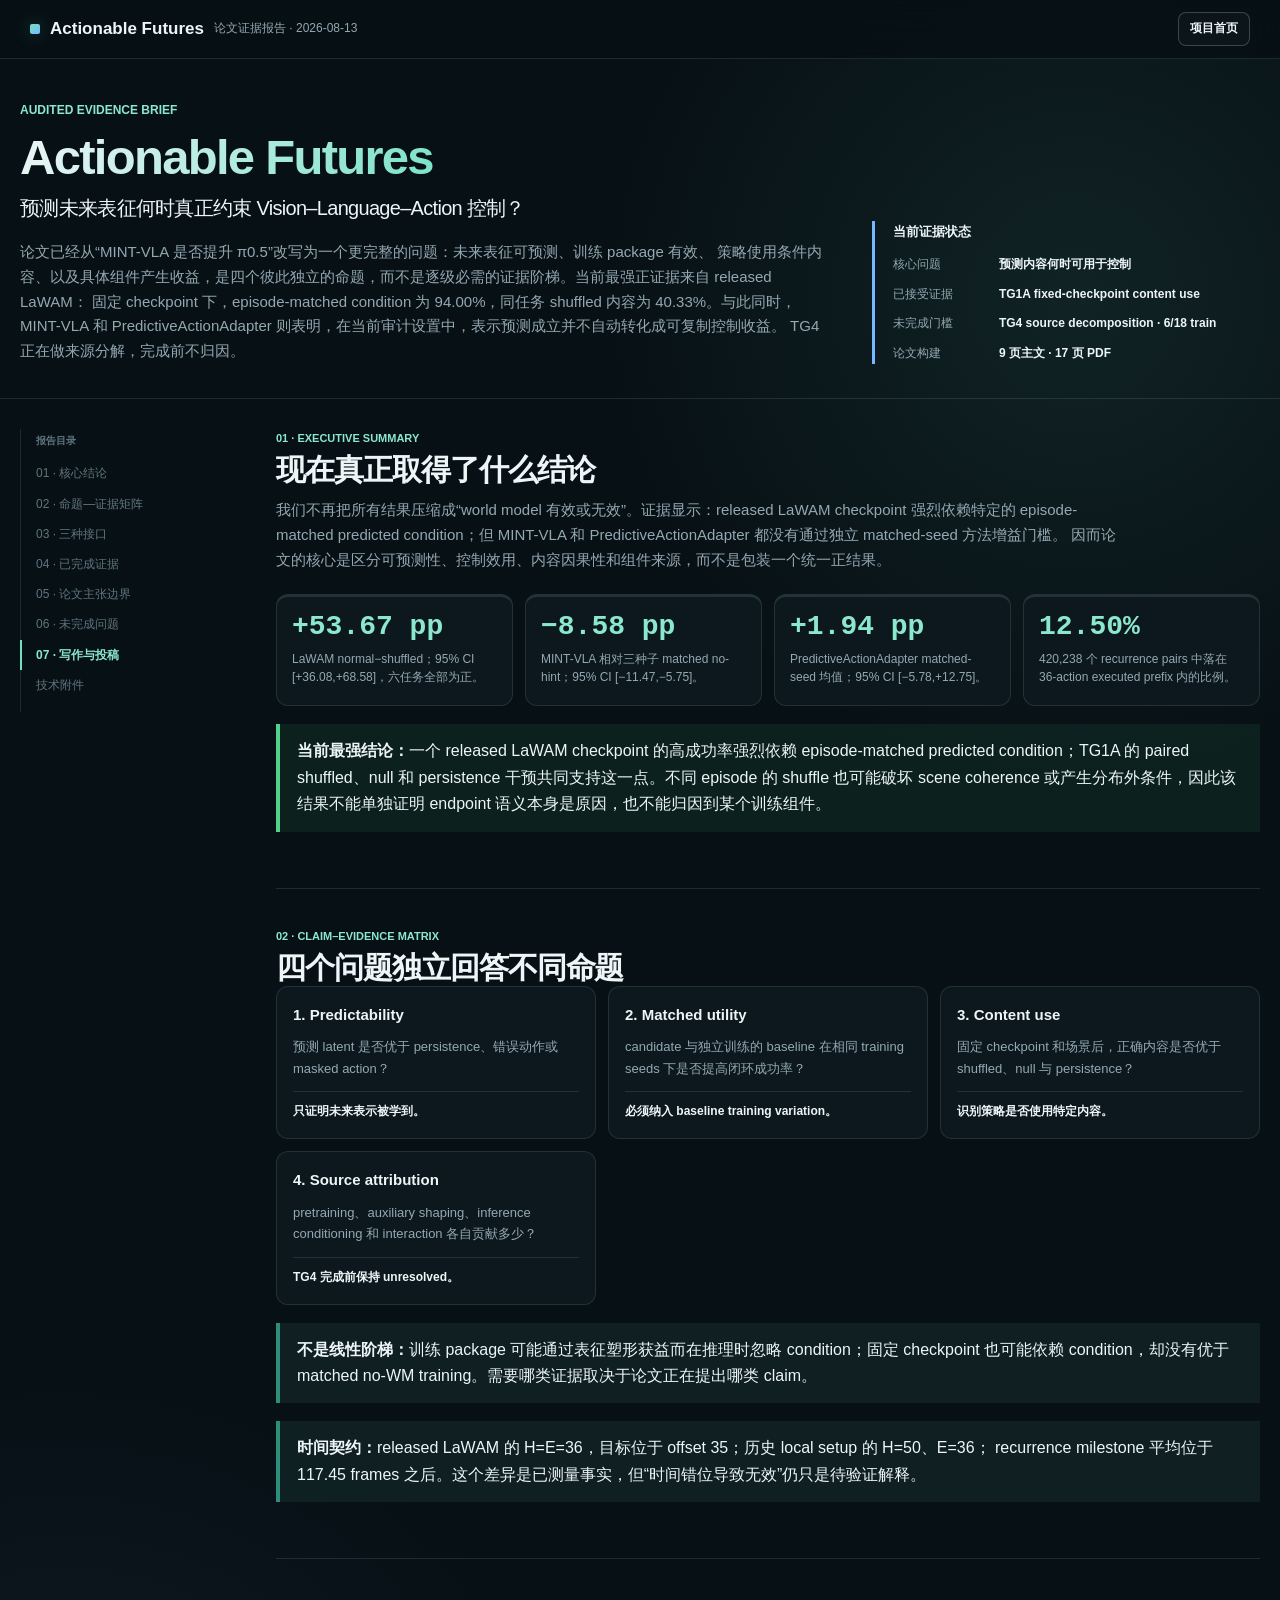
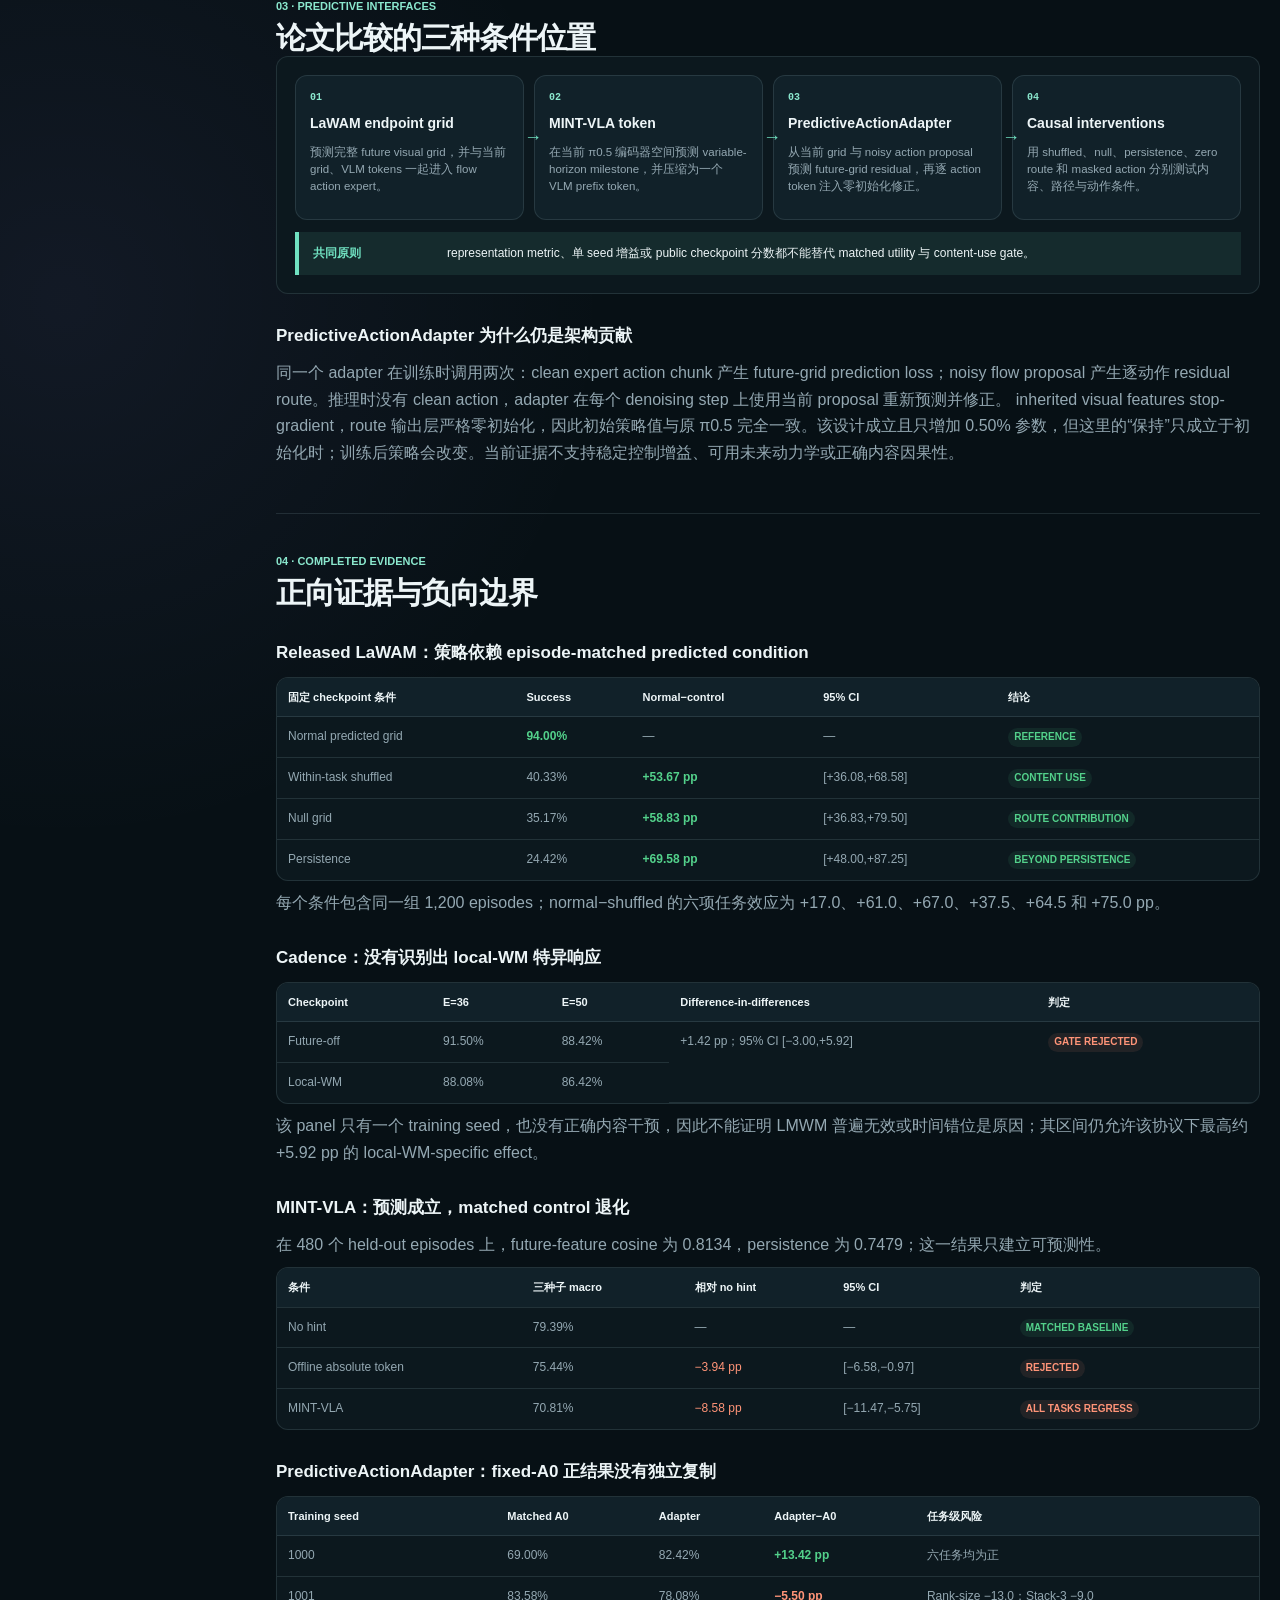
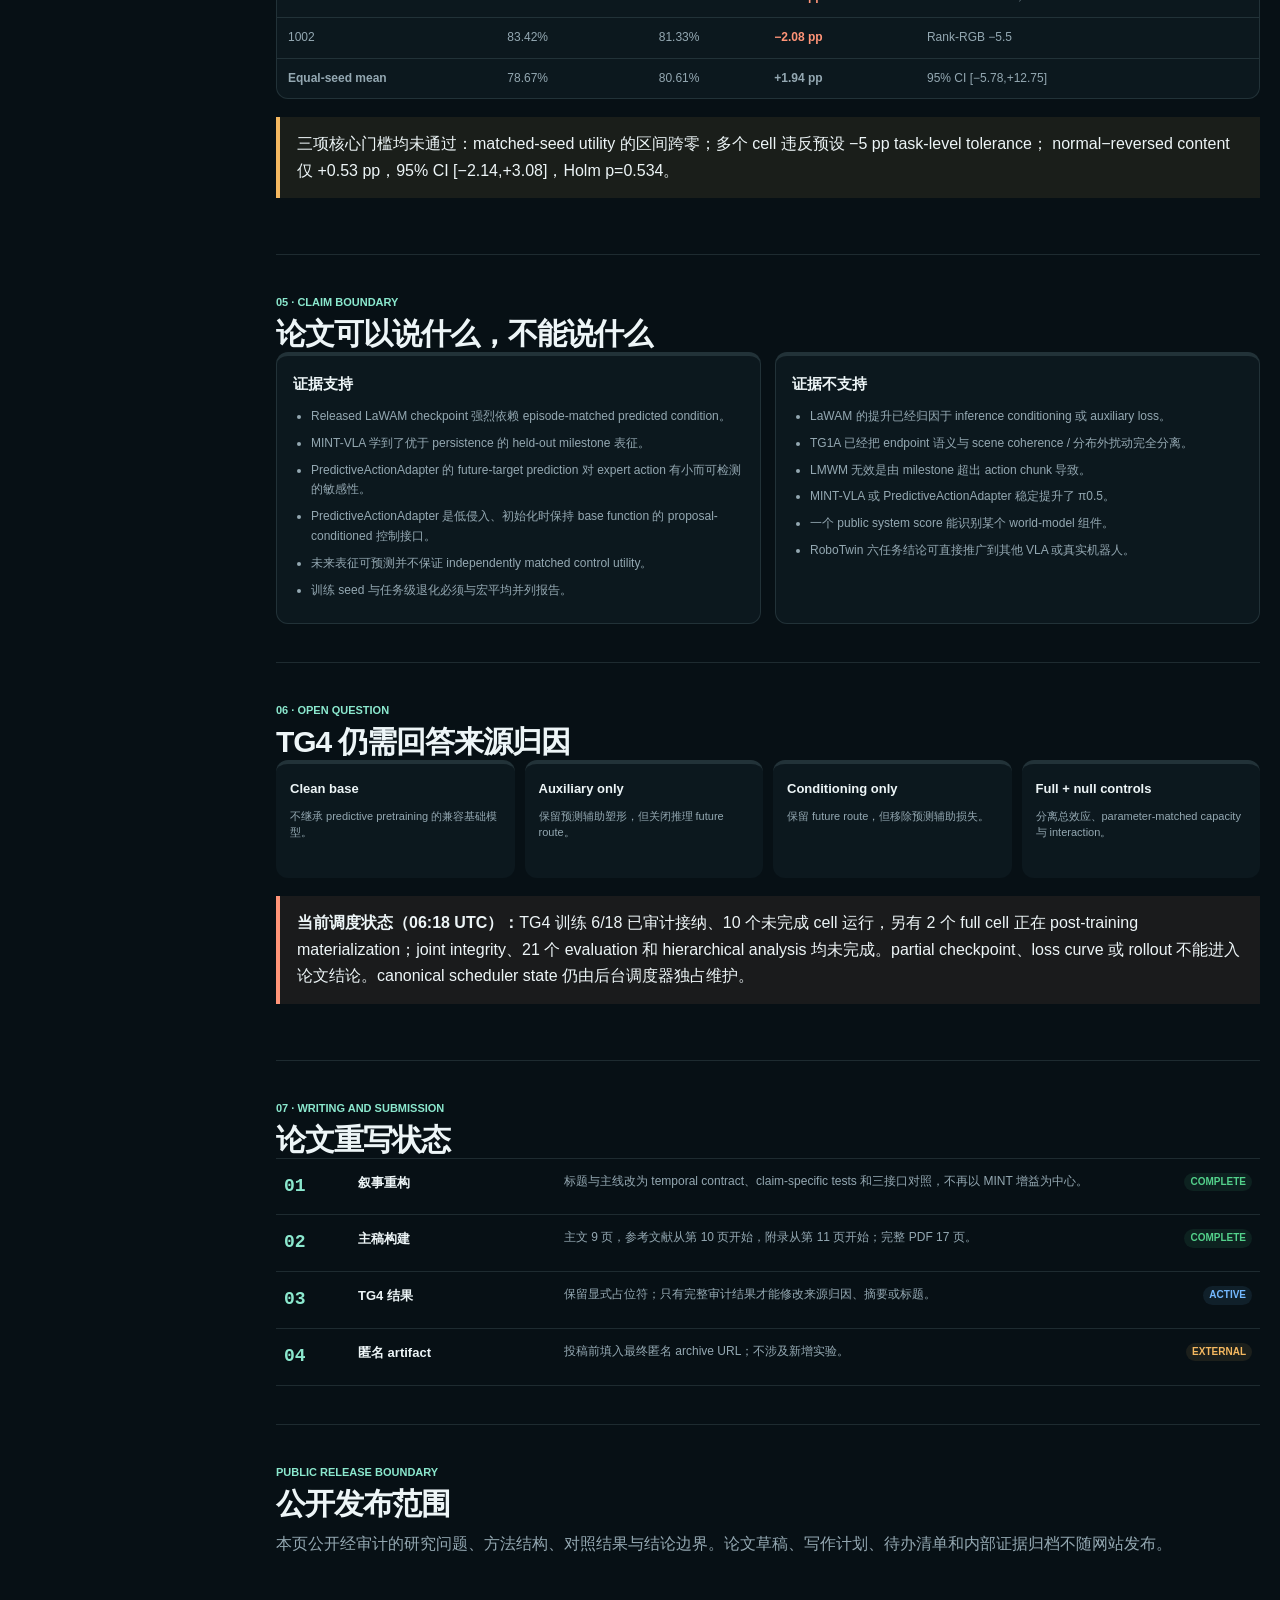
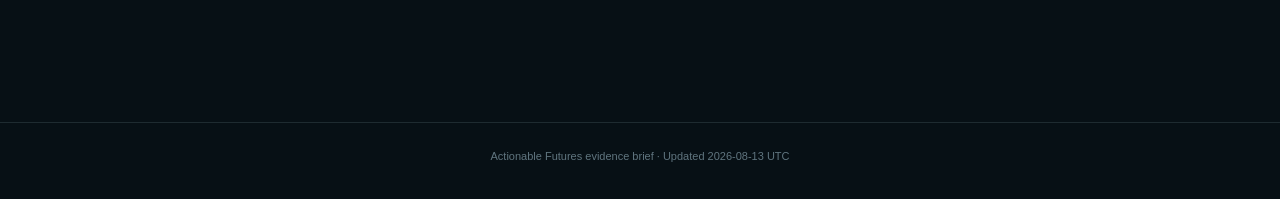
<file: site/reports/mint_vla_report/index.html>
<!doctype html>
<html lang="zh-CN">
<head>
  <meta charset="utf-8">
  <meta name="viewport" content="width=device-width, initial-scale=1">
  <meta name="description" content="Actionable Futures 论文证据报告：预测未来表征何时真正约束 VLA 控制。">
  <title>Actionable Futures · VLA 预测条件证据报告</title>
  <link rel="icon" href="data:,">
  <link rel="stylesheet" href="styles.css">
  <link rel="stylesheet" href="../../static/report-theme.css">
</head>
<body>
  <header class="topbar">
    <div class="topbar-inner">
      <a class="brand" href="#decision">
        <strong>Actionable Futures</strong>
        <span>论文证据报告 · 2026-08-13</span>
      </a>
      <div class="top-actions">
        <a class="action-link secondary" href="../../">项目首页</a>

      </div>
    </div>
  </header>

  <section class="hero" id="decision">
    <div class="hero-inner">
      <div>
        <p class="eyebrow">Audited evidence brief</p>
        <h1>Actionable Futures</h1>
        <p class="full-name">预测未来表征何时真正约束 Vision–Language–Action 控制？</p>
        <p class="hero-summary">
          论文已经从“MINT-VLA 是否提升 π0.5”改写为一个更完整的问题：未来表征可预测、训练 package 有效、
          策略使用条件内容、以及具体组件产生收益，是四个彼此独立的命题，而不是逐级必需的证据阶梯。当前最强正证据来自 released LaWAM：
          固定 checkpoint 下，episode-matched condition 为 94.00%，同任务 shuffled 内容为 40.33%。与此同时，MINT-VLA
          和 PredictiveActionAdapter 则表明，在当前审计设置中，表示预测成立并不自动转化成可复制控制收益。
          TG4 正在做来源分解，完成前不归因。
        </p>
      </div>
      <aside class="hero-status" aria-label="项目状态">
        <h2>当前证据状态</h2>
        <div class="status-list">
          <div class="status-row"><span>核心问题</span><strong>预测内容何时可用于控制</strong></div>
          <div class="status-row"><span>已接受证据</span><strong>TG1A fixed-checkpoint content use</strong></div>
          <div class="status-row"><span>未完成门槛</span><strong>TG4 source decomposition · 6/18 train</strong></div>
          <div class="status-row"><span>论文构建</span><strong>9 页主文 · 17 页 PDF</strong></div>
        </div>
      </aside>
    </div>
  </section>

  <div class="shell">
    <nav class="toc" aria-label="页面目录">
      <p class="toc-label">报告目录</p>
      <a href="#summary">01 · 核心结论</a>
      <a href="#question">02 · 命题—证据矩阵</a>
      <a href="#method">03 · 三种接口</a>
      <a href="#evidence">04 · 已完成证据</a>
      <a href="#interpretation">05 · 论文主张边界</a>
      <a href="#limitations">06 · 未完成问题</a>
      <a href="#submission">07 · 写作与投稿</a>
      <a href="#appendix">技术附件</a>
    </nav>

    <main>
      <section class="report-section" id="summary">
        <p class="section-kicker">01 · Executive summary</p>
        <h2 class="section-title">现在真正取得了什么结论</h2>
        <p class="section-lead">
          我们不再把所有结果压缩成“world model 有效或无效”。证据显示：released LaWAM checkpoint 强烈依赖特定的
          episode-matched predicted condition；但 MINT-VLA 和 PredictiveActionAdapter 都没有通过独立 matched-seed 方法增益门槛。
          因而论文的核心是区分可预测性、控制效用、内容因果性和组件来源，而不是包装一个统一正结果。
        </p>
        <div class="metric-grid">
          <article class="metric">
            <div class="metric-value positive">+53.67 pp</div>
            <div class="metric-label">LaWAM normal−shuffled；95% CI [+36.08,+68.58]，六任务全部为正。</div>
          </article>
          <article class="metric">
            <div class="metric-value negative">−8.58 pp</div>
            <div class="metric-label">MINT-VLA 相对三种子 matched no-hint；95% CI [−11.47,−5.75]。</div>
          </article>
          <article class="metric">
            <div class="metric-value neutral">+1.94 pp</div>
            <div class="metric-label">PredictiveActionAdapter matched-seed 均值；95% CI [−5.78,+12.75]。</div>
          </article>
          <article class="metric">
            <div class="metric-value">12.50%</div>
            <div class="metric-label">420,238 个 recurrence pairs 中落在 36-action executed prefix 内的比例。</div>
          </article>
        </div>
        <div class="callout success">
          <strong>当前最强结论：</strong>一个 released LaWAM checkpoint 的高成功率强烈依赖 episode-matched predicted
          condition；TG1A 的 paired shuffled、null 和 persistence 干预共同支持这一点。不同 episode 的 shuffle 也可能破坏
          scene coherence 或产生分布外条件，因此该结果不能单独证明 endpoint 语义本身是原因，也不能归因到某个训练组件。
        </div>
      </section>

      <section class="report-section" id="question">
        <p class="section-kicker">02 · Claim–evidence matrix</p>
        <h2 class="section-title">四个问题独立回答不同命题</h2>
        <div class="gap-grid">
          <article class="gap-item">
            <h3>1. Predictability</h3>
            <p>预测 latent 是否优于 persistence、错误动作或 masked action？</p>
            <div class="verdict">只证明未来表示被学到。</div>
          </article>
          <article class="gap-item">
            <h3>2. Matched utility</h3>
            <p>candidate 与独立训练的 baseline 在相同 training seeds 下是否提高闭环成功率？</p>
            <div class="verdict">必须纳入 baseline training variation。</div>
          </article>
          <article class="gap-item">
            <h3>3. Content use</h3>
            <p>固定 checkpoint 和场景后，正确内容是否优于 shuffled、null 与 persistence？</p>
            <div class="verdict">识别策略是否使用特定内容。</div>
          </article>
          <article class="gap-item">
            <h3>4. Source attribution</h3>
            <p>pretraining、auxiliary shaping、inference conditioning 和 interaction 各自贡献多少？</p>
            <div class="verdict">TG4 完成前保持 unresolved。</div>
          </article>
        </div>
        <div class="callout">
          <strong>不是线性阶梯：</strong>训练 package 可能通过表征塑形获益而在推理时忽略 condition；固定 checkpoint 也可能依赖
          condition，却没有优于 matched no-WM training。需要哪类证据取决于论文正在提出哪类 claim。
        </div>
        <div class="callout">
          <strong>时间契约：</strong>released LaWAM 的 H=E=36，目标位于 offset 35；历史 local setup 的 H=50、E=36；
          recurrence milestone 平均位于 117.45 frames 之后。这个差异是已测量事实，但“时间错位导致无效”仍只是待验证解释。
        </div>
      </section>

      <section class="report-section" id="method">
        <p class="section-kicker">03 · Predictive interfaces</p>
        <h2 class="section-title">论文比较的三种条件位置</h2>
        <div class="method-board" aria-label="三种未来条件接口">
          <div class="method-row">
            <article class="method-node">
              <div class="method-index">01</div>
              <h3>LaWAM endpoint grid</h3>
              <p>预测完整 future visual grid，并与当前 grid、VLM tokens 一起进入 flow action expert。</p>
            </article>
            <article class="method-node">
              <div class="method-index">02</div>
              <h3>MINT-VLA token</h3>
              <p>在当前 π0.5 编码器空间预测 variable-horizon milestone，并压缩为一个 VLM prefix token。</p>
            </article>
            <article class="method-node">
              <div class="method-index">03</div>
              <h3>PredictiveActionAdapter</h3>
              <p>从当前 grid 与 noisy action proposal 预测 future-grid residual，再逐 action token 注入零初始化修正。</p>
            </article>
            <article class="method-node">
              <div class="method-index">04</div>
              <h3>Causal interventions</h3>
              <p>用 shuffled、null、persistence、zero route 和 masked action 分别测试内容、路径与动作条件。</p>
            </article>
          </div>
          <div class="deploy-row">
            <strong>共同原则</strong>
            <span>representation metric、单 seed 增益或 public checkpoint 分数都不能替代 matched utility 与 content-use gate。</span>
          </div>
        </div>

        <h3 class="subhead">PredictiveActionAdapter 为什么仍是架构贡献</h3>
        <p>
          同一个 adapter 在训练时调用两次：clean expert action chunk 产生 future-grid prediction loss；noisy flow proposal
          产生逐动作 residual route。推理时没有 clean action，adapter 在每个 denoising step 上使用当前 proposal 重新预测并修正。
          inherited visual features stop-gradient，route 输出层严格零初始化，因此初始策略值与原 π0.5 完全一致。该设计成立且只增加
          0.50% 参数，但这里的“保持”只成立于初始化时；训练后策略会改变。当前证据不支持稳定控制增益、可用未来动力学或正确内容因果性。
        </p>
      </section>

      <section class="report-section" id="evidence">
        <p class="section-kicker">04 · Completed evidence</p>
        <h2 class="section-title">正向证据与负向边界</h2>

        <h3 class="subhead">Released LaWAM：策略依赖 episode-matched predicted condition</h3>
        <div class="table-wrap">
          <table>
            <thead><tr><th>固定 checkpoint 条件</th><th>Success</th><th>Normal−control</th><th>95% CI</th><th>结论</th></tr></thead>
            <tbody>
              <tr><td>Normal predicted grid</td><td class="positive number">94.00%</td><td>—</td><td>—</td><td><span class="tag complete">reference</span></td></tr>
              <tr><td>Within-task shuffled</td><td>40.33%</td><td class="positive number">+53.67 pp</td><td>[+36.08,+68.58]</td><td><span class="tag complete">content use</span></td></tr>
              <tr><td>Null grid</td><td>35.17%</td><td class="positive number">+58.83 pp</td><td>[+36.83,+79.50]</td><td><span class="tag complete">route contribution</span></td></tr>
              <tr><td>Persistence</td><td>24.42%</td><td class="positive number">+69.58 pp</td><td>[+48.00,+87.25]</td><td><span class="tag complete">beyond persistence</span></td></tr>
            </tbody>
          </table>
        </div>
        <p>每个条件包含同一组 1,200 episodes；normal−shuffled 的六项任务效应为 +17.0、+61.0、+67.0、+37.5、+64.5 和 +75.0 pp。</p>

        <h3 class="subhead">Cadence：没有识别出 local-WM 特异响应</h3>
        <div class="table-wrap">
          <table>
            <thead><tr><th>Checkpoint</th><th>E=36</th><th>E=50</th><th>Difference-in-differences</th><th>判定</th></tr></thead>
            <tbody>
              <tr><td>Future-off</td><td>91.50%</td><td>88.42%</td><td rowspan="2">+1.42 pp；95% CI [−3.00,+5.92]</td><td rowspan="2"><span class="tag invalid">gate rejected</span></td></tr>
              <tr><td>Local-WM</td><td>88.08%</td><td>86.42%</td></tr>
            </tbody>
          </table>
        </div>
        <p>该 panel 只有一个 training seed，也没有正确内容干预，因此不能证明 LMWM 普遍无效或时间错位是原因；其区间仍允许该协议下最高约 +5.92 pp 的 local-WM-specific effect。</p>

        <h3 class="subhead">MINT-VLA：预测成立，matched control 退化</h3>
        <p>在 480 个 held-out episodes 上，future-feature cosine 为 0.8134，persistence 为 0.7479；这一结果只建立可预测性。</p>
        <div class="table-wrap">
          <table>
            <thead><tr><th>条件</th><th>三种子 macro</th><th>相对 no hint</th><th>95% CI</th><th>判定</th></tr></thead>
            <tbody>
              <tr><td>No hint</td><td>79.39%</td><td>—</td><td>—</td><td><span class="tag complete">matched baseline</span></td></tr>
              <tr><td>Offline absolute token</td><td>75.44%</td><td class="negative">−3.94 pp</td><td>[−6.58,−0.97]</td><td><span class="tag invalid">rejected</span></td></tr>
              <tr><td>MINT-VLA</td><td>70.81%</td><td class="negative">−8.58 pp</td><td>[−11.47,−5.75]</td><td><span class="tag invalid">all tasks regress</span></td></tr>
            </tbody>
          </table>
        </div>

        <h3 class="subhead">PredictiveActionAdapter：fixed-A0 正结果没有独立复制</h3>
        <div class="table-wrap">
          <table>
            <thead><tr><th>Training seed</th><th>Matched A0</th><th>Adapter</th><th>Adapter−A0</th><th>任务级风险</th></tr></thead>
            <tbody>
              <tr><td>1000</td><td>69.00%</td><td>82.42%</td><td class="positive number">+13.42 pp</td><td>六任务均为正</td></tr>
              <tr><td>1001</td><td>83.58%</td><td>78.08%</td><td class="negative number">−5.50 pp</td><td>Rank-size −13.0；Stack-3 −9.0</td></tr>
              <tr><td>1002</td><td>83.42%</td><td>81.33%</td><td class="negative number">−2.08 pp</td><td>Rank-RGB −5.5</td></tr>
              <tr><td><strong>Equal-seed mean</strong></td><td>78.67%</td><td>80.61%</td><td class="neutral number">+1.94 pp</td><td>95% CI [−5.78,+12.75]</td></tr>
            </tbody>
          </table>
        </div>
        <div class="callout warning">
          三项核心门槛均未通过：matched-seed utility 的区间跨零；多个 cell 违反预设 −5 pp task-level tolerance；
          normal−reversed content 仅 +0.53 pp，95% CI [−2.14,+3.08]，Holm p=0.534。
        </div>
      </section>

      <section class="report-section" id="interpretation">
        <p class="section-kicker">05 · Claim boundary</p>
        <h2 class="section-title">论文可以说什么，不能说什么</h2>
        <div class="claim-grid">
          <article class="claim-column allowed">
            <h3>证据支持</h3>
            <ul>
              <li>Released LaWAM checkpoint 强烈依赖 episode-matched predicted condition。</li>
              <li>MINT-VLA 学到了优于 persistence 的 held-out milestone 表征。</li>
              <li>PredictiveActionAdapter 的 future-target prediction 对 expert action 有小而可检测的敏感性。</li>
              <li>PredictiveActionAdapter 是低侵入、初始化时保持 base function 的 proposal-conditioned 控制接口。</li>
              <li>未来表征可预测并不保证 independently matched control utility。</li>
              <li>训练 seed 与任务级退化必须与宏平均并列报告。</li>
            </ul>
          </article>
          <article class="claim-column blocked-claim">
            <h3>证据不支持</h3>
            <ul>
              <li>LaWAM 的提升已经归因于 inference conditioning 或 auxiliary loss。</li>
              <li>TG1A 已经把 endpoint 语义与 scene coherence / 分布外扰动完全分离。</li>
              <li>LMWM 无效是由 milestone 超出 action chunk 导致。</li>
              <li>MINT-VLA 或 PredictiveActionAdapter 稳定提升了 π0.5。</li>
              <li>一个 public system score 能识别某个 world-model 组件。</li>
              <li>RoboTwin 六任务结论可直接推广到其他 VLA 或真实机器人。</li>
            </ul>
          </article>
        </div>
      </section>

      <section class="report-section" id="limitations">
        <p class="section-kicker">06 · Open question</p>
        <h2 class="section-title">TG4 仍需回答来源归因</h2>
        <div class="outcomes">
          <article class="outcome"><h3>Clean base</h3><p>不继承 predictive pretraining 的兼容基础模型。</p></article>
          <article class="outcome"><h3>Auxiliary only</h3><p>保留预测辅助塑形，但关闭推理 future route。</p></article>
          <article class="outcome"><h3>Conditioning only</h3><p>保留 future route，但移除预测辅助损失。</p></article>
          <article class="outcome"><h3>Full + null controls</h3><p>分离总效应、parameter-matched capacity 与 interaction。</p></article>
        </div>
        <div class="callout critical">
          <strong>当前调度状态（06:18 UTC）：</strong>TG4 训练 6/18 已审计接纳、10 个未完成 cell 运行，另有 2 个 full cell
          正在 post-training materialization；joint integrity、21 个 evaluation 和 hierarchical analysis 均未完成。partial checkpoint、loss curve
          或 rollout 不能进入论文结论。canonical scheduler state 仍由后台调度器独占维护。
        </div>
      </section>

      <section class="report-section" id="submission">
        <p class="section-kicker">07 · Writing and submission</p>
        <h2 class="section-title">论文重写状态</h2>
        <div class="paper-map">
          <div class="paper-row"><div class="paper-num">01</div><div class="paper-name">叙事重构</div><div class="paper-job">标题与主线改为 temporal contract、claim-specific tests 和三接口对照，不再以 MINT 增益为中心。</div><div class="paper-output"><span class="tag complete">complete</span></div></div>
          <div class="paper-row"><div class="paper-num">02</div><div class="paper-name">主稿构建</div><div class="paper-job">主文 9 页，参考文献从第 10 页开始，附录从第 11 页开始；完整 PDF 17 页。</div><div class="paper-output"><span class="tag complete">complete</span></div></div>
          <div class="paper-row"><div class="paper-num">03</div><div class="paper-name">TG4 结果</div><div class="paper-job">保留显式占位符；只有完整审计结果才能修改来源归因、摘要或标题。</div><div class="paper-output"><span class="tag running">active</span></div></div>
          <div class="paper-row"><div class="paper-num">04</div><div class="paper-name">匿名 artifact</div><div class="paper-job">投稿前填入最终匿名 archive URL；不涉及新增实验。</div><div class="paper-output"><span class="tag blocked">external</span></div></div>
        </div>
      </section>

      <section class="report-section" id="appendix">
        <p class="section-kicker">Public release boundary</p>
        <h2 class="section-title">公开发布范围</h2>
        <p>本页公开经审计的研究问题、方法结构、对照结果与结论边界。论文草稿、写作计划、待办清单和内部证据归档不随网站发布。</p>
      </section>
    </main>
  </div>

  <footer class="footer">Actionable Futures evidence brief · Updated 2026-08-13 UTC</footer>
  <script src="app.js"></script>
</body>
</html>
</file>
<file: site/static/showcase.css>
:root {
  --ink: #edf5f7;
  --muted: #94a8b2;
  --quiet: #60757f;
  --bg: #071015;
  --bg-deep: #040a0e;
  --surface: #0c181e;
  --surface-2: #112129;
  --line: rgba(170, 205, 214, 0.14);
  --line-strong: rgba(170, 205, 214, 0.28);
  --data: #70e1c1;
  --learning: #a995ff;
  --hardware: #f4b860;
  --deploy: #74b9ff;
  --verified: #53d18b;
  --warning: #ff9478;
  --max: 1220px;
  --radius: 22px;
  --radius-sm: 12px;
  --shadow: 0 30px 80px rgba(0, 0, 0, 0.32);
}

* {
  box-sizing: border-box;
}

html {
  scroll-behavior: smooth;
  scroll-padding-top: 82px;
}

body {
  margin: 0;
  color: var(--ink);
  background:
    radial-gradient(circle at 84% 8%, rgba(112, 225, 193, 0.09), transparent 28rem),
    radial-gradient(circle at 4% 34%, rgba(169, 149, 255, 0.08), transparent 32rem),
    var(--bg);
  font-family: Inter, ui-sans-serif, -apple-system, BlinkMacSystemFont, "Segoe UI", "Noto Sans SC", sans-serif;
  line-height: 1.55;
  min-width: 320px;
}

body::before {
  position: fixed;
  inset: 0;
  z-index: -1;
  pointer-events: none;
  content: "";
  opacity: 0.32;
  background-image:
    linear-gradient(rgba(255, 255, 255, 0.025) 1px, transparent 1px),
    linear-gradient(90deg, rgba(255, 255, 255, 0.025) 1px, transparent 1px);
  background-size: 42px 42px;
  mask-image: linear-gradient(to bottom, black, transparent 72%);
}

button,
a {
  -webkit-tap-highlight-color: transparent;
}

a {
  color: inherit;
}

button {
  font: inherit;
}

img,
video {
  display: block;
  max-width: 100%;
}

.skip-link {
  position: fixed;
  top: 8px;
  left: 8px;
  z-index: 100;
  transform: translateY(-160%);
  padding: 10px 14px;
  border-radius: 8px;
  color: var(--bg);
  background: var(--data);
  font-weight: 800;
}

.skip-link:focus {
  transform: translateY(0);
}

.site-header {
  position: sticky;
  top: 0;
  z-index: 50;
  border-bottom: 1px solid var(--line);
  background: rgba(7, 16, 21, 0.82);
  backdrop-filter: blur(18px);
}

.nav-shell {
  width: min(calc(100% - 36px), var(--max));
  min-height: 70px;
  margin: 0 auto;
  display: flex;
  align-items: center;
  gap: 28px;
}

.brand {
  display: inline-flex;
  align-items: center;
  gap: 10px;
  text-decoration: none;
  font-weight: 800;
  letter-spacing: -0.02em;
  white-space: nowrap;
}

.brand-mark {
  width: 27px;
  height: 27px;
  border: 1px solid rgba(112, 225, 193, 0.7);
  border-radius: 50%;
  display: grid;
  place-items: center;
  box-shadow: inset 0 0 0 6px rgba(112, 225, 193, 0.06);
}

.brand-mark::after {
  width: 5px;
  height: 5px;
  border-radius: 50%;
  content: "";
  background: var(--data);
  box-shadow: 0 0 16px var(--data);
}

.nav-links {
  display: flex;
  align-items: stretch;
  gap: 4px;
  margin-left: auto;
}

.nav-links a {
  position: relative;
  padding: 24px 10px 22px;
  color: var(--muted);
  text-decoration: none;
  font-size: 13px;
  font-weight: 650;
}

.nav-links a::after {
  position: absolute;
  right: 10px;
  bottom: -1px;
  left: 10px;
  height: 2px;
  content: "";
  transform: scaleX(0);
  background: var(--data);
  transition: transform 180ms ease;
}

.nav-links a:hover,
.nav-links a.active {
  color: var(--ink);
}

.nav-links a.active::after {
  transform: scaleX(1);
}

.lang-switch {
  display: inline-flex;
  padding: 3px;
  border: 1px solid var(--line);
  border-radius: 999px;
  background: rgba(255, 255, 255, 0.025);
}

.lang-switch button {
  border: 0;
  border-radius: 999px;
  padding: 5px 9px;
  color: var(--quiet);
  background: transparent;
  cursor: pointer;
  font-size: 11px;
  font-weight: 800;
}

.lang-switch button.active {
  color: var(--bg);
  background: var(--ink);
}

.nav-toggle {
  display: none;
  border: 1px solid var(--line);
  border-radius: 9px;
  padding: 8px 10px;
  color: var(--ink);
  background: transparent;
  cursor: pointer;
}

.section-shell {
  width: min(calc(100% - 40px), var(--max));
  margin: 0 auto;
}

.section {
  padding: 112px 0;
  border-top: 1px solid var(--line);
}

.section-heading {
  display: grid;
  grid-template-columns: minmax(0, 0.65fr) minmax(320px, 1fr);
  gap: 72px;
  align-items: end;
  margin-bottom: 48px;
}

.eyebrow {
  display: flex;
  align-items: center;
  gap: 10px;
  margin: 0 0 14px;
  color: var(--data);
  font-family: "SFMono-Regular", Consolas, monospace;
  font-size: 11px;
  font-weight: 800;
  letter-spacing: 0.16em;
  text-transform: uppercase;
}

.eyebrow::before {
  width: 22px;
  height: 1px;
  content: "";
  background: currentColor;
}

.section-heading h2,
.hero-copy h1 {
  margin: 0;
  text-wrap: balance;
  letter-spacing: -0.055em;
  line-height: 0.98;
}

.section-heading h2 {
  max-width: 660px;
  font-size: clamp(38px, 5vw, 68px);
}

.section-heading > p {
  max-width: 680px;
  margin: 0;
  color: var(--muted);
  font-size: clamp(16px, 1.6vw, 20px);
}

.hero-section {
  position: relative;
  overflow: hidden;
  padding: 74px 0 88px;
}

.hero-section::after {
  position: absolute;
  top: 80px;
  right: -120px;
  z-index: -1;
  width: 420px;
  height: 420px;
  border: 1px solid rgba(112, 225, 193, 0.12);
  border-radius: 50%;
  content: "";
  box-shadow:
    0 0 0 70px rgba(112, 225, 193, 0.018),
    0 0 0 140px rgba(112, 225, 193, 0.012);
}

.hero-grid {
  display: grid;
  grid-template-columns: minmax(0, 0.9fr) minmax(430px, 1.1fr);
  gap: 64px;
  align-items: center;
}

.status-line {
  display: flex;
  flex-wrap: wrap;
  gap: 9px;
  margin-bottom: 24px;
}

.status-chip,
.evidence-id,
.report-kind {
  display: inline-flex;
  align-items: center;
  min-height: 25px;
  border: 1px solid var(--line-strong);
  border-radius: 999px;
  padding: 3px 9px;
  font-family: "SFMono-Regular", Consolas, monospace;
  font-size: 9px;
  font-weight: 850;
  letter-spacing: 0.08em;
}

.status-chip.warning {
  border-color: rgba(255, 148, 120, 0.42);
  color: var(--warning);
  background: rgba(255, 148, 120, 0.06);
}

.hero-copy h1 {
  font-size: clamp(52px, 7.4vw, 102px);
}

.hero-copy h1 .accent {
  color: var(--data);
}

.hero-lead {
  max-width: 690px;
  margin: 28px 0 0;
  color: var(--muted);
  font-size: clamp(17px, 1.8vw, 22px);
}

.hero-actions {
  display: flex;
  flex-wrap: wrap;
  gap: 12px;
  margin-top: 30px;
}

.button-link {
  display: inline-flex;
  align-items: center;
  justify-content: center;
  min-height: 44px;
  border: 1px solid var(--line-strong);
  border-radius: 999px;
  padding: 0 18px;
  color: var(--ink);
  background: rgba(255, 255, 255, 0.025);
  text-decoration: none;
  font-size: 13px;
  font-weight: 750;
  transition: transform 160ms ease, border-color 160ms ease, background 160ms ease;
}

.button-link.primary {
  border-color: var(--data);
  color: var(--bg);
  background: var(--data);
}

.button-link:hover {
  transform: translateY(-2px);
  border-color: var(--data);
}

.demo-stage {
  position: relative;
  overflow: hidden;
  margin: 0;
  border: 1px solid var(--line-strong);
  border-radius: var(--radius);
  background: #020507;
  box-shadow: var(--shadow);
}

.demo-stage video {
  width: 100%;
  aspect-ratio: 16 / 10;
  object-fit: cover;
}

.demo-caption {
  position: absolute;
  right: 14px;
  bottom: 14px;
  left: 14px;
  display: flex;
  align-items: end;
  justify-content: space-between;
  gap: 16px;
  border: 1px solid rgba(255, 255, 255, 0.14);
  border-radius: 12px;
  padding: 12px 14px;
  background: rgba(4, 10, 14, 0.78);
  backdrop-filter: blur(12px);
}

.demo-caption strong,
.demo-caption span {
  display: block;
}

.demo-caption strong {
  font-size: 13px;
}

.demo-caption span {
  color: var(--muted);
  font-size: 11px;
}

.metric-grid {
  display: grid;
  grid-template-columns: repeat(4, minmax(0, 1fr));
  gap: 1px;
  margin-top: 58px;
  overflow: hidden;
  border: 1px solid var(--line);
  border-radius: var(--radius-sm);
  background: var(--line);
}

.metric-card {
  min-height: 164px;
  padding: 22px;
  background: rgba(7, 16, 21, 0.96);
}

.metric-card .metric-status {
  color: var(--quiet);
  font-family: "SFMono-Regular", Consolas, monospace;
  font-size: 9px;
  font-weight: 800;
  letter-spacing: 0.08em;
}

.metric-value {
  margin: 18px 0 6px;
  color: var(--ink);
  font-family: "SFMono-Regular", Consolas, monospace;
  font-size: clamp(28px, 3vw, 43px);
  font-weight: 800;
  letter-spacing: -0.06em;
}

.metric-label {
  font-size: 13px;
  font-weight: 750;
}

.metric-detail {
  margin-top: 7px;
  color: var(--quiet);
  font-size: 11px;
}

.comparison-strip {
  display: grid;
  grid-template-columns: 1.25fr repeat(4, 1fr);
  gap: 1px;
  border-top: 1px solid var(--line);
  border-bottom: 1px solid var(--line);
  background: var(--line);
}

.comparison-intro,
.comparison-item {
  padding: 24px;
  background: var(--bg);
}

.comparison-intro strong {
  display: block;
  font-size: 18px;
}

.comparison-intro span,
.comparison-item span {
  color: var(--quiet);
  font-size: 11px;
}

.comparison-item a {
  display: inline-block;
  margin-bottom: 5px;
  text-decoration-color: rgba(255, 255, 255, 0.3);
  text-underline-offset: 4px;
  font-size: 13px;
  font-weight: 800;
}

.comparison-item b {
  display: block;
  margin-bottom: 4px;
  color: var(--data);
  font-family: "SFMono-Regular", Consolas, monospace;
  font-size: 14px;
}

.system-rail {
  display: grid;
  grid-template-columns: repeat(4, minmax(0, 1fr));
  border-top: 1px solid var(--line);
  border-left: 1px solid var(--line);
}

.system-stage {
  position: relative;
  min-height: 220px;
  border-right: 1px solid var(--line);
  border-bottom: 1px solid var(--line);
  padding: 24px;
  background: rgba(12, 24, 30, 0.46);
  transition: background 180ms ease, transform 180ms ease;
}

.system-stage:hover {
  z-index: 1;
  transform: translateY(-3px);
  background: var(--surface-2);
}

.system-stage::after {
  position: absolute;
  right: -7px;
  bottom: 50%;
  z-index: 2;
  width: 12px;
  height: 12px;
  border-top: 1px solid var(--line-strong);
  border-right: 1px solid var(--line-strong);
  content: "";
  transform: rotate(45deg);
  background: var(--bg);
}

.system-stage:nth-child(4n)::after,
.system-stage:last-child::after {
  display: none;
}

.stage-index {
  color: var(--quiet);
  font-family: "SFMono-Regular", Consolas, monospace;
  font-size: 11px;
}

.system-stage h3 {
  margin: 32px 0 9px;
  font-size: 23px;
}

.system-stage p {
  margin: 0;
  color: var(--muted);
  font-size: 13px;
}

.system-stage[data-tone="hardware"] h3 { color: var(--hardware); }
.system-stage[data-tone="data"] h3 { color: var(--data); }
.system-stage[data-tone="learning"] h3 { color: var(--learning); }
.system-stage[data-tone="deploy"] h3 { color: var(--deploy); }
.system-stage[data-tone="evidence"] h3 { color: var(--warning); }

.loop-note {
  display: flex;
  align-items: center;
  justify-content: space-between;
  gap: 22px;
  margin-top: 18px;
  border: 1px solid var(--line);
  border-radius: var(--radius-sm);
  padding: 17px 20px;
  color: var(--muted);
  background: rgba(112, 225, 193, 0.035);
  font-size: 13px;
}

.loop-note strong {
  color: var(--data);
}

.data-grid {
  display: grid;
  grid-template-columns: repeat(3, minmax(0, 1fr));
  gap: 18px;
}

.data-card,
.deploy-card,
.learning-panel,
.evidence-card,
.report-card {
  border: 1px solid var(--line);
  border-radius: var(--radius-sm);
  background: rgba(12, 24, 30, 0.62);
}

.data-card {
  padding: 25px;
}

.data-card .card-number {
  color: var(--data);
  font-family: "SFMono-Regular", Consolas, monospace;
  font-size: 11px;
}

.data-card h3,
.deploy-card h3 {
  margin: 22px 0 9px;
  font-size: 22px;
}

.data-card p,
.deploy-card p {
  margin: 0;
  color: var(--muted);
  font-size: 13px;
}

.data-card ul {
  margin: 22px 0 0;
  padding: 0;
  list-style: none;
}

.data-card li {
  display: flex;
  justify-content: space-between;
  gap: 16px;
  padding: 9px 0;
  border-top: 1px solid var(--line);
  color: var(--muted);
  font-size: 11px;
}

.data-card li b {
  color: var(--ink);
  font-family: "SFMono-Regular", Consolas, monospace;
  text-align: right;
}

.finding-band {
  display: grid;
  grid-template-columns: 0.8fr 1fr 1fr;
  gap: 1px;
  margin-top: 18px;
  overflow: hidden;
  border: 1px solid var(--line);
  border-radius: var(--radius-sm);
  background: var(--line);
}

.finding-band > div {
  padding: 20px;
  background: var(--surface);
}

.finding-band small {
  display: block;
  margin-bottom: 7px;
  color: var(--quiet);
  font-family: "SFMono-Regular", Consolas, monospace;
}

.finding-band strong {
  font-size: 14px;
}

.learning-layout {
  display: grid;
  grid-template-columns: 230px minmax(0, 1fr);
  gap: 18px;
}

.learning-tabs {
  display: flex;
  flex-direction: column;
  gap: 7px;
}

.learning-tab {
  border: 1px solid var(--line);
  border-radius: 10px;
  padding: 14px 16px;
  color: var(--muted);
  background: transparent;
  cursor: pointer;
  text-align: left;
  font-size: 13px;
  font-weight: 760;
}

.learning-tab:hover,
.learning-tab.active {
  border-color: rgba(169, 149, 255, 0.5);
  color: var(--ink);
  background: rgba(169, 149, 255, 0.08);
}

.learning-panel {
  min-height: 350px;
  padding: 34px;
  background:
    linear-gradient(135deg, rgba(169, 149, 255, 0.08), transparent 55%),
    rgba(12, 24, 30, 0.64);
}

.learning-panel .track-eyebrow {
  color: var(--learning);
  font-family: "SFMono-Regular", Consolas, monospace;
  font-size: 10px;
  font-weight: 800;
  letter-spacing: 0.12em;
}

.learning-panel h3 {
  max-width: 860px;
  margin: 30px 0 16px;
  font-size: clamp(28px, 3.2vw, 46px);
  line-height: 1.08;
  letter-spacing: -0.035em;
}

.learning-panel > p {
  max-width: 790px;
  margin: 0;
  color: var(--muted);
  font-size: 15px;
}

.track-metrics {
  display: flex;
  flex-wrap: wrap;
  gap: 8px;
  margin-top: 32px;
}

.track-metrics span {
  border: 1px solid rgba(169, 149, 255, 0.26);
  border-radius: 999px;
  padding: 7px 10px;
  color: #c9bcff;
  background: rgba(169, 149, 255, 0.06);
  font-family: "SFMono-Regular", Consolas, monospace;
  font-size: 10px;
}

.report-grid {
  display: grid;
  grid-template-columns: repeat(4, minmax(0, 1fr));
  gap: 10px;
  margin-top: 18px;
}

.report-card {
  min-height: 126px;
  padding: 17px;
  text-decoration: none;
  transition: transform 160ms ease, border-color 160ms ease;
}

.report-card:hover {
  transform: translateY(-3px);
  border-color: rgba(169, 149, 255, 0.46);
}

.report-kind {
  color: var(--learning);
}

.report-card strong {
  display: block;
  margin-top: 22px;
  font-size: 13px;
}

.report-entry {
  display: grid;
  grid-template-columns: minmax(0, 1fr) auto;
  gap: 36px;
  align-items: end;
  margin-top: 18px;
  border: 1px solid rgba(169, 149, 255, 0.32);
  border-radius: var(--radius);
  padding: 30px;
  background:
    radial-gradient(circle at 92% 12%, rgba(169, 149, 255, 0.12), transparent 18rem),
    rgba(12, 24, 30, 0.7);
}

.report-entry h3 {
  max-width: 760px;
  margin: 22px 0 10px;
  font-size: clamp(25px, 3vw, 42px);
  line-height: 1.08;
  letter-spacing: -0.035em;
}

.report-entry p {
  max-width: 760px;
  margin: 0;
  color: var(--muted);
  font-size: 13px;
}

.report-entry .report-link {
  flex: 0 0 auto;
}

.deployment-grid {
  display: grid;
  grid-template-columns: 1.2fr 0.8fr;
  gap: 18px;
}

.deploy-card {
  padding: 28px;
}

.latency-stack {
  display: grid;
  gap: 16px;
  margin-top: 30px;
}

.latency-row {
  display: grid;
  grid-template-columns: 150px minmax(0, 1fr) 82px;
  gap: 14px;
  align-items: center;
}

.latency-row span,
.latency-row strong {
  font-size: 11px;
}

.latency-row strong {
  font-family: "SFMono-Regular", Consolas, monospace;
  text-align: right;
}

.latency-track {
  height: 8px;
  overflow: hidden;
  border-radius: 999px;
  background: rgba(255, 255, 255, 0.06);
}

.latency-bar {
  width: var(--bar);
  height: 100%;
  border-radius: inherit;
  background: linear-gradient(90deg, var(--deploy), var(--data));
}

.stability-list {
  display: grid;
  gap: 1px;
  margin-top: 28px;
  overflow: hidden;
  border: 1px solid var(--line);
  border-radius: 10px;
  background: var(--line);
}

.stability-item {
  display: grid;
  grid-template-columns: 1fr auto;
  gap: 18px;
  padding: 15px;
  background: var(--surface);
}

.stability-item span {
  color: var(--muted);
  font-size: 12px;
}

.stability-item b {
  color: var(--verified);
  font-family: "SFMono-Regular", Consolas, monospace;
  font-size: 12px;
}

.measurement-note {
  margin-top: 18px;
  border-left: 2px solid var(--warning);
  padding: 5px 0 5px 14px;
  color: var(--muted);
  font-size: 12px;
}

.evidence-toolbar {
  display: flex;
  flex-wrap: wrap;
  gap: 8px;
  margin-bottom: 22px;
}

.filter-button {
  border: 1px solid var(--line);
  border-radius: 999px;
  padding: 8px 13px;
  color: var(--muted);
  background: transparent;
  cursor: pointer;
  font-size: 11px;
  font-weight: 750;
}

.filter-button:hover,
.filter-button.active {
  border-color: var(--warning);
  color: var(--ink);
  background: rgba(255, 148, 120, 0.07);
}

.evidence-grid {
  display: grid;
  grid-template-columns: repeat(3, minmax(0, 1fr));
  gap: 14px;
}

.evidence-card {
  display: flex;
  min-height: 270px;
  flex-direction: column;
  padding: 21px;
}

.evidence-card[hidden] {
  display: none;
}

.evidence-card-top {
  display: flex;
  align-items: center;
  justify-content: space-between;
  gap: 8px;
}

.evidence-id {
  color: var(--muted);
}

.verdict {
  font-family: "SFMono-Regular", Consolas, monospace;
  font-size: 9px;
  font-weight: 850;
  letter-spacing: 0.07em;
}

.verdict[data-verdict="SUPPORTED"] { color: var(--verified); }
.verdict[data-verdict="FALSIFIED"] { color: var(--warning); }
.verdict[data-verdict="CORRECTED"] { color: var(--deploy); }
.verdict[data-verdict="INCONCLUSIVE"] { color: var(--hardware); }

.evidence-card h3 {
  margin: 30px 0 10px;
  font-size: 20px;
  line-height: 1.2;
}

.evidence-result {
  margin: 0;
  color: var(--data);
  font-family: "SFMono-Regular", Consolas, monospace;
  font-size: 11px;
  line-height: 1.6;
}

.evidence-open {
  align-self: flex-start;
  margin-top: auto;
  border: 0;
  padding: 18px 0 0;
  color: var(--ink);
  background: transparent;
  cursor: pointer;
  font-size: 11px;
  font-weight: 800;
}

.evidence-open:hover {
  color: var(--data);
}

.evidence-footer {
  display: flex;
  align-items: center;
  justify-content: space-between;
  gap: 24px;
  margin-top: 22px;
  border: 1px solid var(--line);
  border-radius: var(--radius-sm);
  padding: 18px 20px;
  color: var(--muted);
  background: rgba(255, 255, 255, 0.018);
  font-size: 12px;
}

.evidence-footer a {
  color: var(--data);
  font-weight: 800;
  text-underline-offset: 4px;
  white-space: nowrap;
}

.glossary-section {
  border-top: 1px solid var(--line);
  background:
    radial-gradient(circle at 12% 20%, rgba(116, 185, 255, 0.07), transparent 24rem),
    rgba(4, 10, 14, 0.45);
}

.glossary-grid {
  display: grid;
  grid-template-columns: repeat(2, minmax(0, 1fr));
  gap: 1px;
  margin: 0;
  overflow: hidden;
  border: 1px solid var(--line);
  border-radius: var(--radius-sm);
  background: var(--line);
}

.glossary-grid > div {
  display: grid;
  grid-template-columns: minmax(100px, 0.34fr) minmax(0, 1fr);
  gap: 18px;
  min-height: 112px;
  padding: 20px;
  background: var(--surface);
}

.glossary-grid dt {
  color: var(--deploy);
  font-family: "SFMono-Regular", Consolas, monospace;
  font-size: 12px;
  font-weight: 850;
}

.glossary-grid dd {
  margin: 0;
  color: var(--muted);
  font-size: 12px;
}

.site-footer {
  padding: 54px 0 70px;
  border-top: 1px solid var(--line);
}

.footer-grid {
  display: grid;
  grid-template-columns: 1.25fr 0.75fr;
  gap: 70px;
}

.footer-grid h2 {
  max-width: 700px;
  margin: 0;
  font-size: clamp(30px, 4vw, 56px);
  line-height: 1.04;
  letter-spacing: -0.045em;
}

.footer-links {
  display: grid;
  gap: 8px;
  align-content: start;
}

.footer-links a {
  border-bottom: 1px solid var(--line);
  padding: 10px 0;
  color: var(--muted);
  text-decoration: none;
  font-size: 13px;
}

.footer-links a:hover {
  color: var(--ink);
}

.footer-meta {
  display: flex;
  justify-content: space-between;
  gap: 20px;
  margin-top: 48px;
  color: var(--quiet);
  font-family: "SFMono-Regular", Consolas, monospace;
  font-size: 10px;
}

.evidence-dialog {
  width: min(calc(100% - 32px), 720px);
  max-height: min(84vh, 760px);
  overflow: auto;
  border: 1px solid var(--line-strong);
  border-radius: 18px;
  padding: 0;
  color: var(--ink);
  background: var(--surface);
  box-shadow: var(--shadow);
}

.evidence-dialog::backdrop {
  background: rgba(1, 5, 7, 0.82);
  backdrop-filter: blur(6px);
}

.dialog-inner {
  padding: 30px;
}

.dialog-close {
  float: right;
  width: 34px;
  height: 34px;
  border: 1px solid var(--line);
  border-radius: 50%;
  color: var(--ink);
  background: transparent;
  cursor: pointer;
}

.dialog-kicker {
  margin: 0 0 18px;
  color: var(--warning);
  font-family: "SFMono-Regular", Consolas, monospace;
  font-size: 10px;
  font-weight: 800;
}

.evidence-dialog h2 {
  margin: 0 44px 20px 0;
  font-size: clamp(28px, 4vw, 42px);
  line-height: 1.08;
  letter-spacing: -0.035em;
}

.dialog-block {
  padding: 18px 0;
  border-top: 1px solid var(--line);
}

.dialog-block small {
  display: block;
  margin-bottom: 6px;
  color: var(--quiet);
  font-family: "SFMono-Regular", Consolas, monospace;
  font-size: 9px;
  font-weight: 800;
  letter-spacing: 0.1em;
}

.dialog-block p {
  margin: 0;
  color: var(--muted);
  font-size: 14px;
}

.dialog-block.result p {
  color: var(--data);
  font-family: "SFMono-Regular", Consolas, monospace;
  font-size: 12px;
}

/* Folding-first research narrative */
.folding-hero {
  padding-top: 86px;
}

.folding-hero::before {
  position: absolute;
  top: -120px;
  left: 42%;
  z-index: -1;
  width: 680px;
  height: 680px;
  border-radius: 50%;
  content: "";
  background: radial-gradient(circle, rgba(112, 225, 193, 0.1), transparent 67%);
  filter: blur(10px);
}

.hero-demo {
  transform: none;
}

.hero-demo video {
  aspect-ratio: 16 / 9;
  object-fit: contain;
  background: #020507;
}

.hero-demo .demo-caption {
  position: static;
  border: 0;
  border-top: 1px solid var(--line);
  border-radius: 0;
  background: rgba(4, 10, 14, 0.98);
}

.resource-rail {
  display: flex;
  align-items: center;
  gap: 8px;
  margin-top: 38px;
  border-top: 1px solid var(--line);
  border-bottom: 1px solid var(--line);
  padding: 12px 0;
  overflow-x: auto;
}

.resource-rail > span {
  margin-right: 10px;
  color: var(--quiet);
  font-family: "SFMono-Regular", Consolas, monospace;
  font-size: 9px;
  font-weight: 800;
  letter-spacing: 0.1em;
  text-transform: uppercase;
  white-space: nowrap;
}

.resource-rail a {
  flex: 0 0 auto;
  border: 1px solid var(--line);
  border-radius: 999px;
  padding: 6px 10px;
  color: var(--muted);
  text-decoration: none;
  font-size: 10px;
  font-weight: 750;
}

.resource-rail a:hover {
  border-color: var(--data);
  color: var(--ink);
}

.manifesto-band {
  border-top: 1px solid rgba(112, 225, 193, 0.3);
  border-bottom: 1px solid rgba(112, 225, 193, 0.3);
  padding: 54px 0;
  background:
    linear-gradient(90deg, rgba(112, 225, 193, 0.055), transparent 50%),
    var(--bg-deep);
}

.manifesto-grid {
  display: grid;
  grid-template-columns: 0.42fr 1.58fr;
  gap: 60px;
  align-items: start;
}

.manifesto-grid blockquote {
  margin: 0;
  font-size: clamp(29px, 4.2vw, 58px);
  line-height: 1.05;
  letter-spacing: -0.045em;
}

.manifesto-grid blockquote span,
.manifesto-grid blockquote strong {
  display: block;
}

.manifesto-grid blockquote span {
  color: var(--muted);
  font-weight: 520;
}

.manifesto-grid blockquote strong {
  margin-top: 7px;
  color: var(--data);
}

.problem-section {
  background: linear-gradient(180deg, rgba(12, 24, 30, 0.35), transparent 60%);
}

.challenge-grid {
  display: grid;
  grid-template-columns: repeat(3, minmax(0, 1fr));
  border-top: 1px solid var(--line);
  border-left: 1px solid var(--line);
}

.challenge-card {
  min-height: 195px;
  border-right: 1px solid var(--line);
  border-bottom: 1px solid var(--line);
  padding: 22px;
  background: rgba(7, 16, 21, 0.44);
}

.challenge-card > span {
  color: var(--data);
  font-family: "SFMono-Regular", Consolas, monospace;
  font-size: 10px;
}

.challenge-card h3 {
  margin: 30px 0 8px;
  font-size: 21px;
}

.challenge-card p {
  margin: 0;
  color: var(--muted);
  font-size: 12px;
}

.task-timeline {
  display: grid;
  grid-template-columns: repeat(6, minmax(0, 1fr));
  margin-top: 22px;
  overflow: hidden;
  border: 1px solid var(--line);
  border-radius: var(--radius-sm);
}

.task-timeline > div {
  position: relative;
  min-height: 104px;
  border-right: 1px solid var(--line);
  padding: 18px;
  background: var(--surface);
}

.task-timeline > div:last-child {
  border-right: 0;
}

.task-timeline > div:not(:last-child)::after {
  position: absolute;
  top: 50%;
  right: -5px;
  z-index: 2;
  width: 9px;
  height: 9px;
  border-top: 1px solid var(--data);
  border-right: 1px solid var(--data);
  content: "";
  transform: rotate(45deg);
  background: var(--surface);
}

.task-timeline span,
.task-timeline b {
  display: block;
}

.task-timeline span {
  color: var(--quiet);
  font-family: "SFMono-Regular", Consolas, monospace;
  font-size: 9px;
}

.task-timeline b {
  margin-top: 25px;
  font-size: 12px;
}

.system-four .system-stage {
  min-height: 245px;
}

.system-detail-grid,
.motion-grid {
  margin-top: 22px;
}

.research-section {
  background:
    radial-gradient(circle at 90% 18%, rgba(169, 149, 255, 0.07), transparent 28rem),
    transparent;
}

.evaluation-section {
  background: var(--bg-deep);
}

.protocol-gate {
  display: grid;
  grid-template-columns: repeat(5, minmax(0, 1fr));
  gap: 1px;
  overflow: hidden;
  border: 1px solid var(--line);
  border-radius: var(--radius-sm);
  background: var(--line);
}

.protocol-gate > div {
  min-height: 142px;
  padding: 18px;
  background: var(--surface);
}

.protocol-gate small,
.protocol-gate strong,
.protocol-gate span {
  display: block;
}

.protocol-gate small {
  color: var(--quiet);
  font-family: "SFMono-Regular", Consolas, monospace;
  font-size: 8px;
  font-weight: 800;
  letter-spacing: 0.08em;
}

.protocol-gate strong {
  margin: 22px 0 5px;
  color: var(--ink);
  font-family: "SFMono-Regular", Consolas, monospace;
  font-size: clamp(20px, 2.5vw, 33px);
  letter-spacing: -0.05em;
}

.protocol-gate > div:last-child strong {
  max-width: 150px;
  font-size: 13px;
  line-height: 1.35;
  letter-spacing: 0;
}

.protocol-gate span {
  color: var(--warning);
  font-family: "SFMono-Regular", Consolas, monospace;
  font-size: 8px;
  font-weight: 800;
}

.comparison-table-wrap {
  margin-top: 22px;
  overflow-x: auto;
  border: 1px solid var(--line);
  border-radius: var(--radius-sm);
}

.comparison-table {
  width: 100%;
  min-width: 880px;
  border-collapse: collapse;
  font-size: 11px;
}

.comparison-table th,
.comparison-table td {
  border-bottom: 1px solid var(--line);
  padding: 15px 16px;
  text-align: left;
  vertical-align: top;
}

.comparison-table th {
  color: var(--quiet);
  background: rgba(255, 255, 255, 0.018);
  font-family: "SFMono-Regular", Consolas, monospace;
  font-size: 8px;
  letter-spacing: 0.08em;
  text-transform: uppercase;
}

.comparison-table td {
  color: var(--muted);
}

.comparison-table td:first-child {
  color: var(--ink);
  font-weight: 800;
  white-space: nowrap;
}

.comparison-table a {
  text-underline-offset: 3px;
}

.comparison-table .current-row td {
  color: var(--data);
  background: rgba(112, 225, 193, 0.035);
}

.comparison-table tr:last-child td {
  border-bottom: 0;
}

.table-note {
  margin: 10px 0 0;
  color: var(--quiet);
  font-size: 10px;
}

.other-work-section {
  background: linear-gradient(180deg, rgba(169, 149, 255, 0.035), transparent 55%);
}

.other-work-grid {
  display: grid;
  grid-template-columns: repeat(2, minmax(0, 1fr));
  gap: 14px;
}

.other-work-card {
  display: flex;
  min-height: 315px;
  flex-direction: column;
  border: 1px solid var(--line);
  border-radius: var(--radius-sm);
  padding: 23px;
  background: rgba(12, 24, 30, 0.62);
  transition: transform 160ms ease, border-color 160ms ease;
}

.other-work-card:hover {
  transform: translateY(-3px);
  border-color: rgba(169, 149, 255, 0.45);
}

.other-work-top {
  display: flex;
  align-items: center;
  justify-content: space-between;
  gap: 10px;
}

.other-work-card h3 {
  margin: 34px 0 10px;
  font-size: clamp(22px, 2.5vw, 31px);
  line-height: 1.12;
  letter-spacing: -0.025em;
}

.other-work-card > p {
  margin: 0;
  color: var(--muted);
  font-size: 13px;
}

.other-work-result {
  margin-top: auto;
  padding-top: 28px;
  color: var(--learning);
  font-family: "SFMono-Regular", Consolas, monospace;
  font-size: 10px;
}

.other-work-card > a {
  margin-top: 18px;
  color: var(--ink);
  text-decoration-color: rgba(255, 255, 255, 0.3);
  text-underline-offset: 4px;
  font-size: 11px;
  font-weight: 800;
}

.verdict[data-verdict="RESEARCH"] { color: var(--learning); }
.verdict[data-verdict="VERIFIED-L2"] { color: var(--verified); }

:focus-visible {
  outline: 2px solid var(--data);
  outline-offset: 3px;
}

@media (max-width: 980px) {
  .nav-links {
    position: fixed;
    top: 70px;
    right: 18px;
    left: 18px;
    display: none;
    flex-direction: column;
    overflow: hidden;
    border: 1px solid var(--line-strong);
    border-radius: 14px;
    padding: 8px;
    background: rgba(7, 16, 21, 0.98);
    box-shadow: var(--shadow);
  }

  .nav-links.open {
    display: flex;
  }

  .nav-links a {
    padding: 11px 13px;
  }

  .nav-links a::after {
    display: none;
  }

  .nav-toggle {
    display: block;
    margin-left: auto;
  }

  .hero-grid,
  .section-heading,
  .deployment-grid,
  .report-entry,
  .footer-grid {
    grid-template-columns: 1fr;
  }

  .hero-grid {
    gap: 42px;
  }

  .section-heading {
    gap: 24px;
  }

  .metric-grid,
  .system-rail,
  .report-grid {
    grid-template-columns: repeat(2, minmax(0, 1fr));
  }

  .comparison-strip {
    grid-template-columns: repeat(2, minmax(0, 1fr));
  }

  .comparison-intro {
    grid-column: 1 / -1;
  }

  .system-stage:nth-child(4n)::after {
    display: block;
  }

  .system-stage:nth-child(2n)::after,
  .system-stage:last-child::after {
    display: none;
  }

  .data-grid,
  .evidence-grid,
  .glossary-grid {
    grid-template-columns: repeat(2, minmax(0, 1fr));
  }

  .finding-band {
    grid-template-columns: 1fr;
  }

  .manifesto-grid {
    grid-template-columns: 1fr;
    gap: 18px;
  }

  .challenge-grid,
  .other-work-grid {
    grid-template-columns: repeat(2, minmax(0, 1fr));
  }

  .task-timeline {
    grid-template-columns: repeat(3, minmax(0, 1fr));
  }

  .task-timeline > div:nth-child(3) {
    border-right: 0;
  }

  .task-timeline > div:nth-child(3)::after {
    display: none;
  }

  .task-timeline > div:nth-child(-n + 3) {
    border-bottom: 1px solid var(--line);
  }

  .protocol-gate {
    grid-template-columns: repeat(3, minmax(0, 1fr));
  }
}

@media (max-width: 680px) {
  .section-shell,
  .nav-shell {
    width: min(calc(100% - 28px), var(--max));
  }

  .section {
    padding: 78px 0;
  }

  .hero-section {
    padding: 48px 0 64px;
  }

  .hero-grid {
    grid-template-columns: 1fr;
  }

  .hero-copy h1 {
    font-size: clamp(46px, 16vw, 72px);
  }

  .hero-lead {
    font-size: 16px;
  }

  .demo-caption {
    position: static;
    border: 0;
    border-top: 1px solid var(--line);
    border-radius: 0;
  }

  .metric-grid,
  .comparison-strip,
  .system-rail,
  .data-grid,
  .evidence-grid,
  .report-grid,
  .challenge-grid,
  .other-work-grid {
    grid-template-columns: 1fr;
  }

  .glossary-grid {
    grid-template-columns: 1fr;
  }

  .glossary-grid > div {
    grid-template-columns: 1fr;
    gap: 8px;
    min-height: 0;
  }

  .resource-rail {
    margin-top: 26px;
  }

  .manifesto-band {
    padding: 42px 0;
  }

  .task-timeline {
    grid-template-columns: repeat(2, minmax(0, 1fr));
  }

  .task-timeline > div:nth-child(3) {
    border-right: 1px solid var(--line);
  }

  .task-timeline > div:nth-child(3)::after {
    display: block;
  }

  .task-timeline > div:nth-child(2n) {
    border-right: 0;
  }

  .task-timeline > div:nth-child(2n)::after {
    display: none;
  }

  .task-timeline > div:nth-child(-n + 4) {
    border-bottom: 1px solid var(--line);
  }

  .protocol-gate {
    grid-template-columns: repeat(2, minmax(0, 1fr));
  }

  .protocol-gate > div:last-child {
    grid-column: 1 / -1;
  }

  .system-stage::after {
    display: none !important;
  }

  .system-stage {
    min-height: 175px;
  }

  .learning-layout {
    grid-template-columns: 1fr;
  }

  .learning-tabs {
    flex-direction: row;
    overflow-x: auto;
    padding-bottom: 4px;
  }

  .learning-tab {
    flex: 0 0 auto;
    white-space: nowrap;
  }

  .learning-panel {
    min-height: 390px;
    padding: 25px;
  }

  .latency-row {
    grid-template-columns: 105px minmax(0, 1fr) 64px;
    gap: 9px;
  }

  .evidence-footer,
  .loop-note,
  .footer-meta {
    align-items: flex-start;
    flex-direction: column;
  }

  .lang-switch {
    margin-left: 4px;
  }
}

@media (prefers-reduced-motion: reduce) {
  html {
    scroll-behavior: auto;
  }

  *,
  *::before,
  *::after {
    transition-duration: 0.01ms !important;
    animation-duration: 0.01ms !important;
    animation-iteration-count: 1 !important;
  }
}
</file>
<file: site/static/report-theme.css>
/* Shared report skin for VisRobot, a deepdive_kai project.
 * Report-local CSS remains responsible for scientific layouts and figures;
 * this layer aligns public chrome, typography, surfaces and semantic colors.
 */

:root {
  color-scheme: dark;
  --bg: #071015;
  --bg2: #0a151b;
  --bg3: #0c181e;
  --bg4: #112129;
  --panel: rgba(12, 24, 30, 0.82);
  --border: rgba(170, 205, 214, 0.14);
  --border2: rgba(170, 205, 214, 0.28);
  --text: #edf5f7;
  --text2: #94a8b2;
  --text3: #60757f;
  --accent: #70e1c1;
  --accent2: #2d8e7b;
  --accent3: #8be8ce;
  --glow: rgba(112, 225, 193, 0.22);
  --green: #53d18b;
  --red: #ff9478;
  --yellow: #f4b860;
  --blue: #74b9ff;
  --grid: rgba(170, 205, 214, 0.035);

  /* Actionable Futures aliases. */
  --ink: #edf5f7;
  --muted: #94a8b2;
  --faint: #60757f;
  --paper: #0c181e;
  --canvas: #071015;
  --line: rgba(170, 205, 214, 0.14);
  --line-strong: rgba(170, 205, 214, 0.28);
  --navy: #edf5f7;
  --teal: #70e1c1;
  --teal-soft: rgba(112, 225, 193, 0.09);
  --blue-soft: rgba(116, 185, 255, 0.09);
  --red-soft: rgba(255, 148, 120, 0.09);
  --amber: #f4b860;
  --amber-soft: rgba(244, 184, 96, 0.09);
  --green-soft: rgba(83, 209, 139, 0.09);
  --shadow: 0 30px 80px rgba(0, 0, 0, 0.28);
}

html {
  scroll-padding-top: 74px;
}

body {
  color: var(--text2) !important;
  background:
    radial-gradient(circle at 84% 6%, rgba(112, 225, 193, 0.09), transparent 30rem),
    radial-gradient(circle at 5% 38%, rgba(169, 149, 255, 0.07), transparent 34rem),
    var(--bg) !important;
  font-family: Inter, ui-sans-serif, -apple-system, BlinkMacSystemFont, "Segoe UI", "Noto Sans SC", sans-serif !important;
}

body::before {
  background-image:
    linear-gradient(var(--grid) 1px, transparent 1px),
    linear-gradient(90deg, var(--grid) 1px, transparent 1px) !important;
  background-size: 42px 42px !important;
}

body::after {
  background: radial-gradient(ellipse 80% 50% at 50% -10%, rgba(112, 225, 193, 0.08), transparent 70%) !important;
}

::selection {
  color: #071015;
  background: #70e1c1;
}

a {
  text-underline-offset: 3px;
}

/* Shared project context bar for reports that did not originally have one. */
.report-context {
  position: sticky;
  top: 0;
  z-index: 40;
  min-height: 58px;
  border-bottom: 1px solid var(--line);
  background: rgba(7, 16, 21, 0.9);
  backdrop-filter: blur(18px);
}

.report-context-inner {
  width: min(1220px, calc(100% - 40px));
  min-height: 58px;
  margin: 0 auto;
  display: flex;
  align-items: center;
  justify-content: space-between;
  gap: 20px;
}

.report-context a {
  display: inline-flex;
  align-items: center;
  gap: 10px;
  color: var(--text);
  text-decoration: none;
  font-size: 13px;
  font-weight: 800;
}

.report-context a::before,
.hd .brand::before,
.topbar .brand::before {
  width: 10px;
  height: 10px;
  flex: 0 0 auto;
  border-radius: 2px;
  background: linear-gradient(135deg, var(--accent), var(--blue));
  box-shadow: 0 0 18px rgba(112, 225, 193, 0.3);
  content: "";
}

.report-context span {
  color: var(--text3);
  font-family: ui-monospace, "SFMono-Regular", Consolas, monospace;
  font-size: 10px;
  font-weight: 800;
  letter-spacing: 0.1em;
}

/* Existing report headers. */
header:not(.top),
.topbar {
  border-bottom-color: var(--line) !important;
  background: rgba(7, 16, 21, 0.9) !important;
  backdrop-filter: blur(18px);
}

.hd,
.topbar-inner {
  width: min(1220px, calc(100% - 40px)) !important;
  max-width: none !important;
  min-height: 58px;
  padding: 0 !important;
}

.hd .brand,
.topbar .brand {
  display: inline-flex;
  align-items: center;
  gap: 10px;
  color: var(--text) !important;
}

.hd a,
.action-link {
  min-height: 34px;
  display: inline-flex;
  align-items: center;
  border: 1px solid var(--line-strong) !important;
  border-radius: 8px !important;
  padding: 6px 11px !important;
  color: var(--text) !important;
  background: rgba(255, 255, 255, 0.025) !important;
  box-shadow: none !important;
}

.hd a:hover,
.action-link:hover {
  border-color: var(--accent) !important;
  color: var(--accent) !important;
}

.action-link.primary {
  border-color: var(--accent) !important;
  color: #071015 !important;
  background: var(--accent) !important;
}

header.top {
  border-bottom-color: var(--line) !important;
  background: linear-gradient(180deg, rgba(112, 225, 193, 0.07), transparent) !important;
}

.hero {
  background: transparent !important;
  border-bottom-color: var(--line) !important;
}

.hero h1,
.grad {
  background: linear-gradient(120deg, #edf5f7, #70e1c1 58%, #74b9ff) !important;
  -webkit-background-clip: text !important;
  background-clip: text !important;
  -webkit-text-fill-color: transparent !important;
  color: transparent !important;
}

h1,
.section-title,
.full-name {
  color: var(--text) !important;
  font-family: Inter, ui-sans-serif, -apple-system, BlinkMacSystemFont, "Segoe UI", "Noto Sans SC", sans-serif !important;
  letter-spacing: -0.035em !important;
}

h2,
h3,
h4,
.prose b,
.method-node h3,
.gap-item h3,
.outcome h3,
.paper-name,
.callout strong {
  color: var(--text) !important;
}

p,
li,
td {
  color: var(--text2);
}

.eyebrow,
.section-kicker,
.snum,
.h3n,
.hero .kicker,
.stat .v,
.tag b,
.toc a:hover,
.toc a.active,
.hd .brand b,
em {
  color: var(--accent3) !important;
}

.toc {
  border-color: var(--line) !important;
}

.toc a.active,
.toc a:hover {
  border-color: var(--accent) !important;
}

.toc a,
.toc-label,
.toc .tt {
  color: var(--text3) !important;
}

.card,
.tile,
.stat,
.metric,
.gap-item,
.method-board,
.method-node,
.claim-column,
.outcome,
.scroll,
.table-wrap,
figure,
.figure-frame,
.diagram,
pre {
  border-color: var(--line) !important;
  background-color: var(--paper) !important;
  box-shadow: none !important;
}

.card,
.tile,
.stat,
.metric,
.gap-item,
.method-board,
.method-node,
.claim-column,
.outcome,
.scroll,
.table-wrap,
figure,
.figure-frame,
.diagram,
pre,
.tag,
code {
  border-radius: 12px !important;
}

th,
thead th {
  color: var(--text) !important;
  background: var(--bg4) !important;
}

th,
td,
.report-section,
.paper-row,
.evidence-footer,
figcaption,
.figure-frame figcaption {
  border-color: var(--line) !important;
}

tbody tr:hover td,
.paper-row:hover {
  background: rgba(112, 225, 193, 0.035) !important;
}

code,
kbd {
  border-color: var(--line) !important;
  color: #a9cfff !important;
  background: var(--bg4) !important;
}

.keybox,
.callout {
  border-color: var(--accent2) !important;
  background: rgba(112, 225, 193, 0.07) !important;
}

.callout.warning,
.wipbox {
  border-color: var(--yellow) !important;
  background: rgba(244, 184, 96, 0.08) !important;
}

.callout.critical,
.badbox {
  border-color: var(--red) !important;
  background: rgba(255, 148, 120, 0.08) !important;
}

.callout.success,
.goodbox {
  border-color: var(--green) !important;
  background: rgba(83, 209, 139, 0.08) !important;
}

.metric-value,
.paper-num,
.method-index {
  color: var(--accent3) !important;
  font-family: ui-monospace, "SFMono-Regular", Consolas, monospace !important;
}

.method-node {
  background: var(--bg4) !important;
}

.method-node::after {
  color: var(--accent) !important;
}

.tag.planned {
  color: var(--text2) !important;
  background: rgba(255, 255, 255, 0.05) !important;
}

.figure-frame img,
figure img {
  /* Scientific plots keep their native canvas for legibility. */
  isolation: isolate;
}

footer,
.footer {
  border-color: var(--line) !important;
  color: var(--text3) !important;
  overflow-wrap: anywhere;
}

@media (max-width: 700px) {
  .report-context-inner,
  .hd,
  .topbar-inner {
    width: min(100% - 24px, 1220px) !important;
  }

  .report-context span {
    display: none;
  }

  .top-actions .secondary {
    display: inline-flex !important;
  }

  .hero h1,
  h1 {
    font-size: clamp(32px, 10vw, 42px) !important;
  }

  .doc {
    display: block !important;
    width: 100% !important;
    max-width: 100% !important;
    min-width: 0 !important;
  }

  main {
    width: 100%;
    min-width: 0 !important;
    max-width: 100%;
  }

  .tiles {
    grid-template-columns: repeat(2, minmax(0, 1fr)) !important;
  }

  .tag,
  code {
    overflow-wrap: anywhere;
  }

  main table {
    display: block;
    width: 100% !important;
    min-width: 0 !important;
    max-width: 100%;
    overflow-x: auto;
    overscroll-behavior-inline: contain;
  }
}

@media (prefers-reduced-motion: reduce) {
  html {
    scroll-behavior: auto;
  }

  *,
  *::before,
  *::after {
    transition-duration: 0.01ms !important;
    animation-duration: 0.01ms !important;
    animation-iteration-count: 1 !important;
  }
}
</file>
<file: site/reports/mint_vla_report/styles.css>
:root {
  --ink: #17212b;
  --muted: #5d6975;
  --faint: #86919b;
  --paper: #ffffff;
  --canvas: #f3f5f7;
  --line: #d7dde2;
  --line-strong: #aeb8c1;
  --navy: #17324d;
  --blue: #2878b5;
  --blue-soft: #eaf3fa;
  --teal: #23857a;
  --teal-soft: #e8f5f2;
  --red: #c4473a;
  --red-soft: #faecea;
  --amber: #a76b10;
  --amber-soft: #fff5de;
  --green: #2d7447;
  --green-soft: #eaf4ed;
  --shadow: 0 8px 24px rgba(23, 33, 43, 0.08);
}

* { box-sizing: border-box; }
html { scroll-behavior: smooth; }
body {
  margin: 0;
  color: var(--ink);
  background: var(--canvas);
  font-family: Inter, ui-sans-serif, -apple-system, BlinkMacSystemFont, "Segoe UI", "Noto Sans SC", sans-serif;
  line-height: 1.65;
}
a { color: inherit; }
button, a { -webkit-tap-highlight-color: transparent; }

.topbar {
  position: sticky;
  top: 0;
  z-index: 30;
  background: rgba(255, 255, 255, 0.96);
  border-bottom: 1px solid var(--line);
  backdrop-filter: blur(12px);
}
.topbar-inner {
  width: min(1240px, calc(100% - 40px));
  min-height: 58px;
  margin: 0 auto;
  display: flex;
  align-items: center;
  justify-content: space-between;
  gap: 20px;
}
.brand {
  display: flex;
  align-items: baseline;
  gap: 10px;
  text-decoration: none;
}
.brand strong { color: var(--navy); font-size: 17px; }
.brand span { color: var(--muted); font-size: 12px; }
.top-actions { display: flex; align-items: center; gap: 8px; }
.action-link {
  min-height: 34px;
  display: inline-flex;
  align-items: center;
  padding: 6px 11px;
  border: 1px solid var(--line-strong);
  border-radius: 5px;
  color: var(--navy);
  background: var(--paper);
  text-decoration: none;
  font-size: 12px;
  font-weight: 700;
}
.action-link.primary { color: #fff; border-color: var(--navy); background: var(--navy); }
.action-link:hover { border-color: var(--blue); }

.hero {
  background: var(--paper);
  border-bottom: 1px solid var(--line);
}
.hero-inner {
  width: min(1240px, calc(100% - 40px));
  margin: 0 auto;
  padding: 42px 0 34px;
  display: grid;
  grid-template-columns: minmax(0, 1.35fr) minmax(300px, 0.65fr);
  gap: 46px;
  align-items: end;
}
.eyebrow {
  margin: 0 0 11px;
  color: var(--blue);
  font-size: 12px;
  font-weight: 800;
  text-transform: uppercase;
}
h1 {
  margin: 0;
  color: var(--navy);
  font-family: Georgia, "Times New Roman", serif;
  font-size: 49px;
  line-height: 1.05;
  font-weight: 700;
  letter-spacing: 0;
}
.full-name {
  max-width: 820px;
  margin: 12px 0 0;
  color: var(--ink);
  font-family: Georgia, "Times New Roman", serif;
  font-size: 20px;
  line-height: 1.35;
}
.hero-summary { max-width: 820px; margin: 18px 0 0; color: var(--muted); font-size: 15px; }
.hero-status {
  border-left: 3px solid var(--blue);
  padding-left: 18px;
}
.hero-status h2 { margin: 0 0 12px; font-size: 13px; color: var(--navy); }
.status-list { display: grid; gap: 10px; }
.status-row {
  display: grid;
  grid-template-columns: 96px 1fr;
  gap: 10px;
  font-size: 12px;
}
.status-row span { color: var(--muted); }
.status-row strong { color: var(--ink); font-weight: 700; }

.shell {
  width: min(1240px, calc(100% - 40px));
  margin: 0 auto;
  display: grid;
  grid-template-columns: 214px minmax(0, 1fr);
  gap: 42px;
}
.toc {
  position: sticky;
  top: 82px;
  align-self: start;
  margin-top: 30px;
  padding: 4px 0 12px;
  border-left: 1px solid var(--line-strong);
}
.toc-label { margin: 0 0 9px 15px; color: var(--faint); font-size: 10px; font-weight: 800; text-transform: uppercase; }
.toc a {
  display: block;
  margin-left: -1px;
  padding: 7px 14px;
  border-left: 2px solid transparent;
  color: var(--muted);
  text-decoration: none;
  font-size: 12px;
  line-height: 1.35;
}
.toc a:hover, .toc a.active { color: var(--blue); border-left-color: var(--blue); font-weight: 700; }

main { min-width: 0; padding: 30px 0 80px; }
.report-section {
  scroll-margin-top: 82px;
  padding: 0 0 38px;
  margin: 0 0 38px;
  border-bottom: 1px solid var(--line);
}
.report-section:last-child { border-bottom: 0; }
.section-kicker { margin: 0 0 5px; color: var(--blue); font-size: 11px; font-weight: 800; text-transform: uppercase; }
.section-title { margin: 0; color: var(--navy); font-family: Georgia, "Times New Roman", serif; font-size: 30px; line-height: 1.2; letter-spacing: 0; }
.section-lead { max-width: 850px; margin: 10px 0 22px; color: var(--muted); font-size: 15px; }
.subhead { margin: 28px 0 10px; color: var(--navy); font-size: 17px; letter-spacing: 0; }
p { margin: 9px 0; }
code { padding: 1px 5px; border: 1px solid var(--line); border-radius: 3px; background: #f7f8f9; color: var(--navy); font-size: 12px; }

.metric-grid {
  display: grid;
  grid-template-columns: repeat(4, minmax(0, 1fr));
  gap: 12px;
}
.metric {
  min-height: 112px;
  padding: 15px;
  background: var(--paper);
  border: 1px solid var(--line);
  border-top: 3px solid var(--blue);
  border-radius: 6px;
}
.metric:nth-child(2) { border-top-color: var(--teal); }
.metric:nth-child(3) { border-top-color: var(--amber); }
.metric:nth-child(4) { border-top-color: var(--red); }
.metric-value { color: var(--navy); font-family: Georgia, "Times New Roman", serif; font-size: 28px; font-weight: 700; line-height: 1.1; }
.metric-label { margin-top: 8px; color: var(--muted); font-size: 12px; line-height: 1.45; }

.callout {
  margin: 18px 0;
  padding: 14px 17px;
  border-left: 4px solid var(--blue);
  background: var(--blue-soft);
  color: var(--ink);
}
.callout strong { color: var(--navy); }
.callout.warning { border-left-color: var(--amber); background: var(--amber-soft); }
.callout.critical { border-left-color: var(--red); background: var(--red-soft); }
.callout.success { border-left-color: var(--green); background: var(--green-soft); }

.gap-grid {
  display: grid;
  grid-template-columns: repeat(3, minmax(0, 1fr));
  gap: 12px;
}
.gap-item {
  padding: 16px;
  border: 1px solid var(--line);
  border-radius: 6px;
  background: var(--paper);
}
.gap-item h3 { margin: 0 0 8px; color: var(--navy); font-size: 15px; }
.gap-item p { color: var(--muted); font-size: 13px; }
.gap-item .verdict { margin-top: 12px; padding-top: 10px; border-top: 1px solid var(--line); color: var(--ink); font-size: 12px; font-weight: 700; }

.method-board {
  padding: 18px;
  border: 1px solid var(--line-strong);
  background: var(--paper);
  box-shadow: var(--shadow);
}
.method-row {
  display: grid;
  grid-template-columns: repeat(4, minmax(0, 1fr));
  gap: 10px;
  align-items: stretch;
}
.method-node {
  position: relative;
  min-height: 126px;
  padding: 14px;
  border: 1px solid var(--line);
  border-radius: 6px;
  background: #fbfcfd;
}
.method-node::after {
  content: "→";
  position: absolute;
  top: 47px;
  right: -19px;
  z-index: 2;
  color: var(--blue);
  font-size: 18px;
  font-weight: 800;
}
.method-node:last-child::after { display: none; }
.method-index { color: var(--blue); font-size: 10px; font-weight: 900; }
.method-node h3 { margin: 5px 0 6px; color: var(--navy); font-size: 14px; }
.method-node p { color: var(--muted); font-size: 11.5px; line-height: 1.5; }
.deploy-row {
  margin-top: 12px;
  padding: 12px 14px;
  display: grid;
  grid-template-columns: 120px 1fr;
  gap: 14px;
  background: var(--teal-soft);
  border-left: 4px solid var(--teal);
  color: var(--ink);
  font-size: 12px;
}
.deploy-row strong { color: var(--teal); }

.figure-frame {
  margin: 20px 0;
  border: 1px solid var(--line);
  background: var(--paper);
}
.figure-frame img { display: block; width: 100%; height: auto; background: #fff; }
.figure-frame figcaption { padding: 11px 14px; border-top: 1px solid var(--line); color: var(--muted); font-size: 12px; }

.paper-map { display: grid; gap: 0; border-top: 1px solid var(--line); }
.paper-row {
  display: grid;
  grid-template-columns: 58px 190px 1fr 118px;
  gap: 16px;
  align-items: start;
  padding: 13px 8px;
  border-bottom: 1px solid var(--line);
}
.paper-row:hover { background: rgba(40, 120, 181, 0.04); }
.paper-map a.paper-row { color: inherit; text-decoration: none; }
.paper-num { color: var(--blue); font-family: Georgia, serif; font-size: 18px; font-weight: 700; }
.paper-name { color: var(--navy); font-weight: 800; font-size: 13px; }
.paper-job { color: var(--muted); font-size: 12px; }
.paper-output { color: var(--ink); font-size: 11px; font-weight: 700; text-align: right; }

.table-wrap { overflow-x: auto; border: 1px solid var(--line); background: var(--paper); }
table { width: 100%; border-collapse: collapse; min-width: 680px; font-size: 12px; }
th, td { padding: 10px 11px; border-bottom: 1px solid var(--line); text-align: left; vertical-align: top; }
th { color: var(--navy); background: #f5f7f9; font-size: 11px; font-weight: 800; }
tbody tr:last-child td { border-bottom: 0; }
tbody tr:hover td { background: rgba(40, 120, 181, 0.035); }
.number { font-variant-numeric: tabular-nums; font-weight: 800; }
.positive { color: var(--green); }
.negative { color: var(--red); }
.neutral { color: var(--muted); }

.tag {
  display: inline-block;
  padding: 2px 6px;
  border-radius: 3px;
  font-size: 10px;
  line-height: 1.45;
  font-weight: 900;
  text-transform: uppercase;
}
.tag.complete { color: var(--green); background: var(--green-soft); }
.tag.running { color: var(--blue); background: var(--blue-soft); }
.tag.blocked { color: var(--amber); background: var(--amber-soft); }
.tag.planned { color: var(--muted); background: #edf0f2; }
.tag.invalid { color: var(--red); background: var(--red-soft); }

.claim-grid { display: grid; grid-template-columns: 1fr 1fr; gap: 14px; }
.claim-column { padding: 16px; border: 1px solid var(--line); background: var(--paper); }
.claim-column h3 { margin: 0 0 10px; font-size: 15px; }
.claim-column.allowed { border-top: 4px solid var(--green); }
.claim-column.blocked-claim { border-top: 4px solid var(--red); }
.claim-column ul { margin: 0; padding-left: 18px; }
.claim-column li { margin: 7px 0; color: var(--muted); font-size: 12px; }

.outcomes { display: grid; grid-template-columns: repeat(4, minmax(0, 1fr)); gap: 10px; }
.outcome { min-height: 118px; padding: 14px; border-top: 4px solid var(--line-strong); background: var(--paper); }
.outcome:nth-child(1) { border-top-color: var(--green); }
.outcome:nth-child(2) { border-top-color: var(--blue); }
.outcome:nth-child(3) { border-top-color: var(--amber); }
.outcome:nth-child(4) { border-top-color: var(--red); }
.outcome h3 { margin: 0 0 7px; color: var(--navy); font-size: 13px; }
.outcome p { color: var(--muted); font-size: 11px; line-height: 1.45; }

.footer { padding: 24px 20px 34px; border-top: 1px solid var(--line); color: var(--faint); text-align: center; font-size: 11px; }

@media (max-width: 1020px) {
  .hero-inner { grid-template-columns: 1fr; gap: 24px; }
  .hero-status { max-width: 680px; }
  .shell { grid-template-columns: 1fr; }
  .toc { display: none; }
  .metric-grid { grid-template-columns: repeat(2, minmax(0, 1fr)); }
  .method-row { grid-template-columns: repeat(2, minmax(0, 1fr)); }
  .method-node:nth-child(2)::after { display: none; }
  .paper-row { grid-template-columns: 48px 160px 1fr; }
  .paper-output { grid-column: 2 / -1; text-align: left; }
  .outcomes { grid-template-columns: repeat(2, minmax(0, 1fr)); }
}

@media (max-width: 700px) {
  .topbar-inner, .hero-inner, .shell { width: min(100% - 24px, 1240px); }
  .topbar-inner { min-height: 52px; }
  .brand span, .top-actions .secondary { display: none; }
  .hero-inner { padding: 28px 0 24px; }
  h1 { font-size: 38px; }
  .full-name { font-size: 17px; }
  .metric-grid, .gap-grid, .method-row, .claim-grid, .outcomes { grid-template-columns: 1fr; }
  .method-node::after { display: none; }
  .deploy-row { grid-template-columns: 1fr; gap: 4px; }
  .paper-row { grid-template-columns: 38px 1fr; gap: 8px 12px; }
  .paper-job, .paper-output { grid-column: 2; }
  .section-title { font-size: 26px; }
}
</file>
